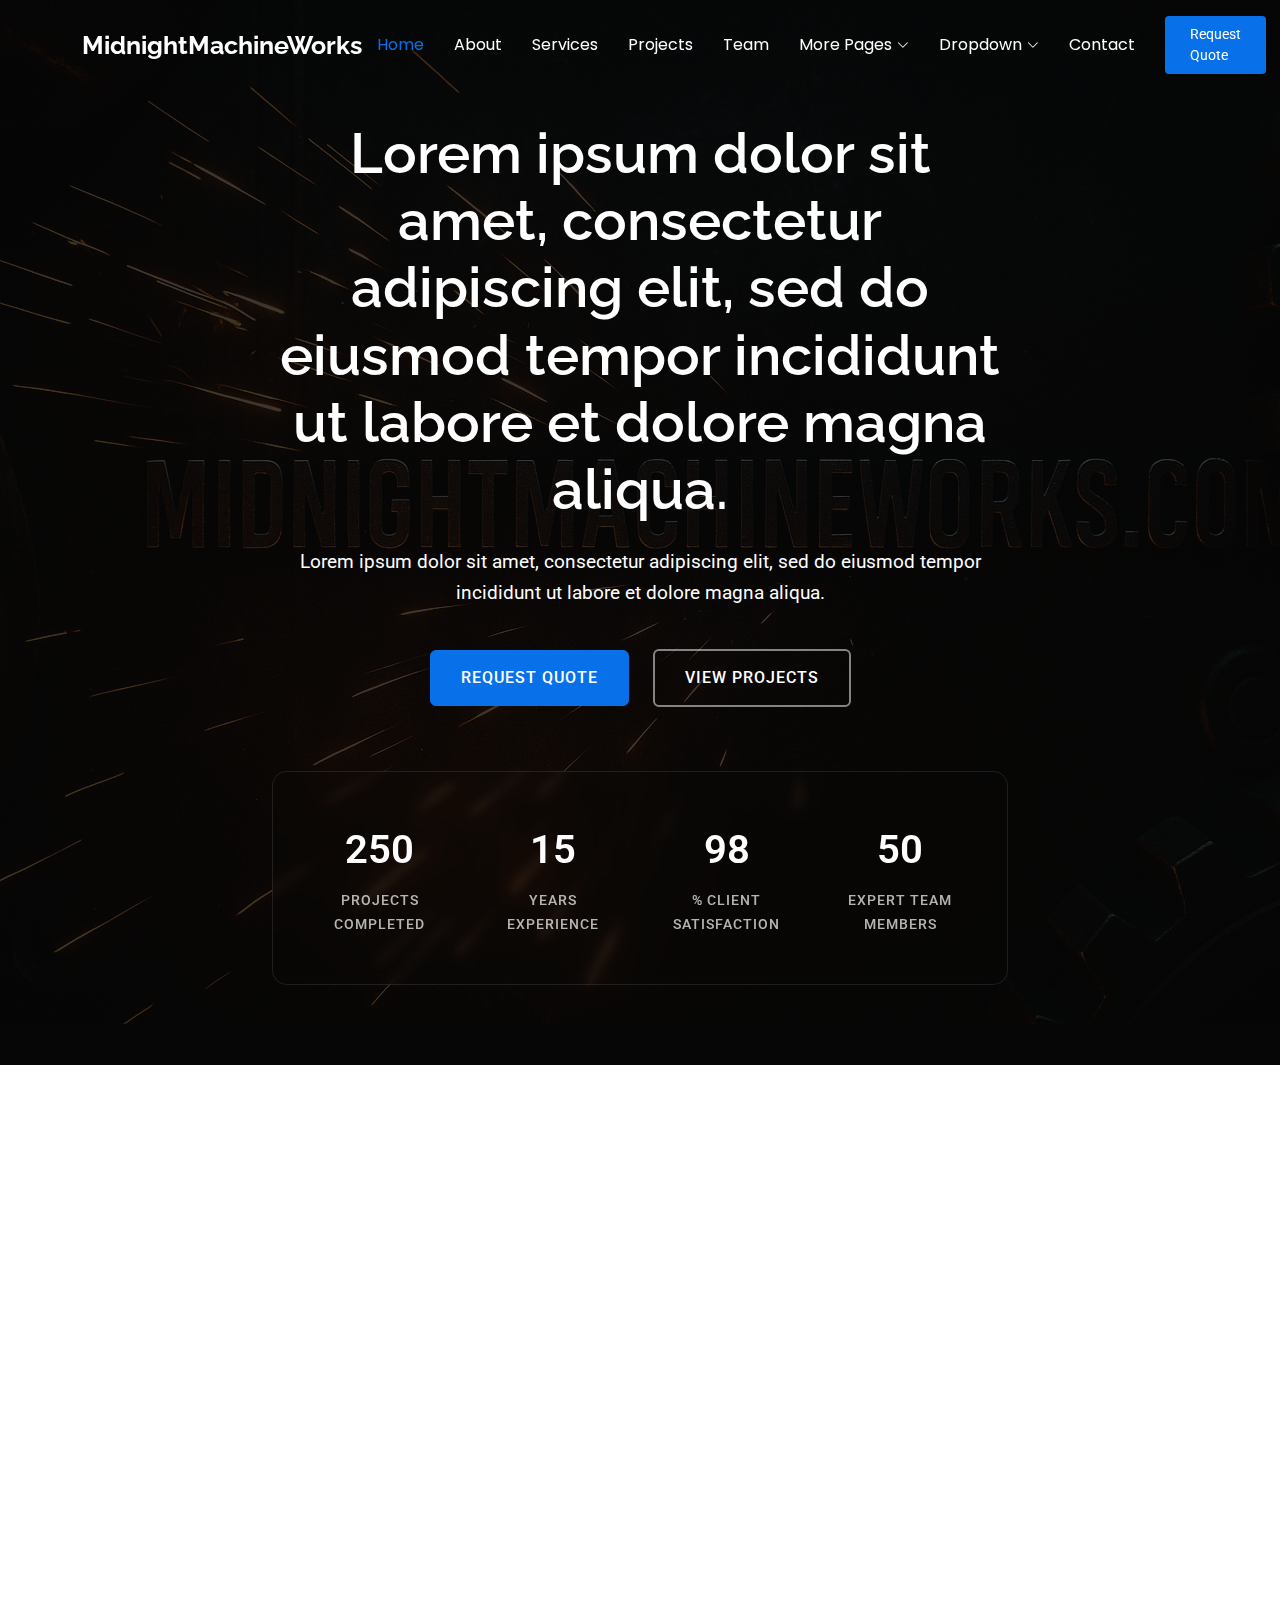
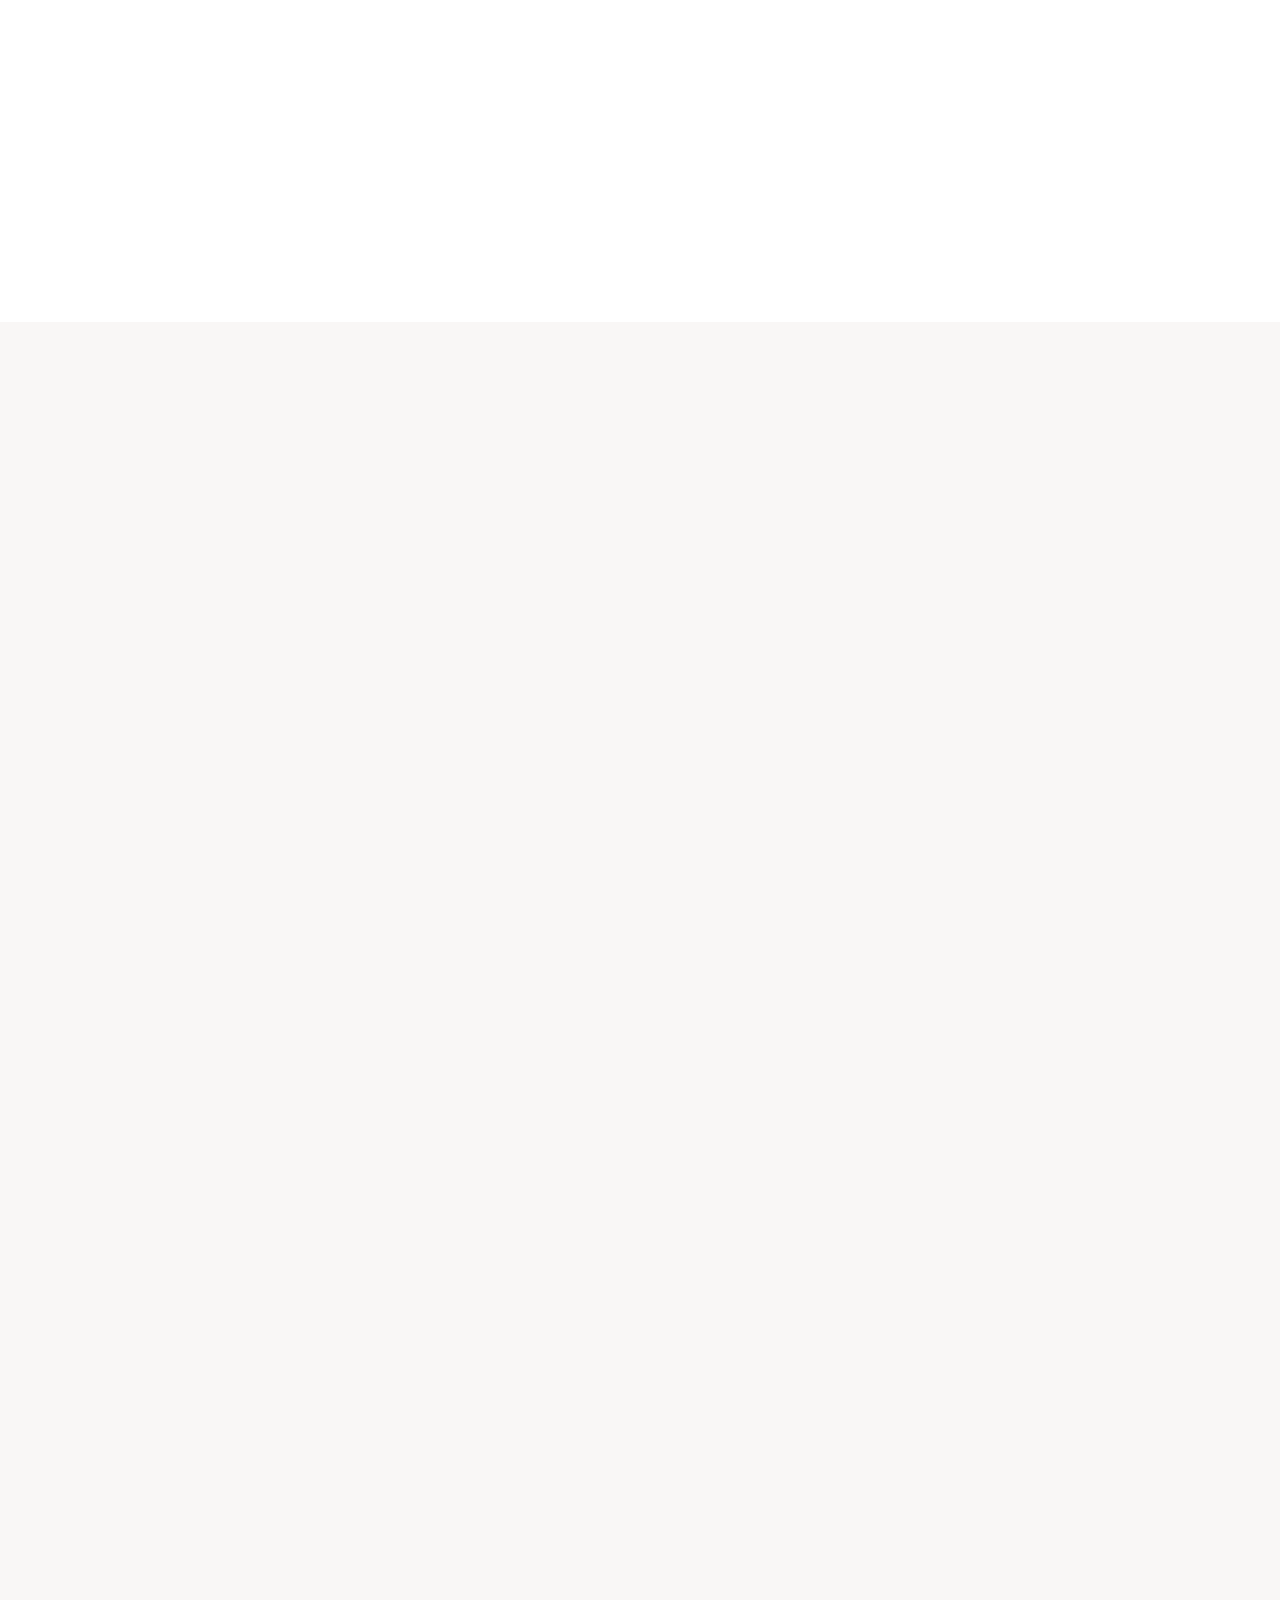
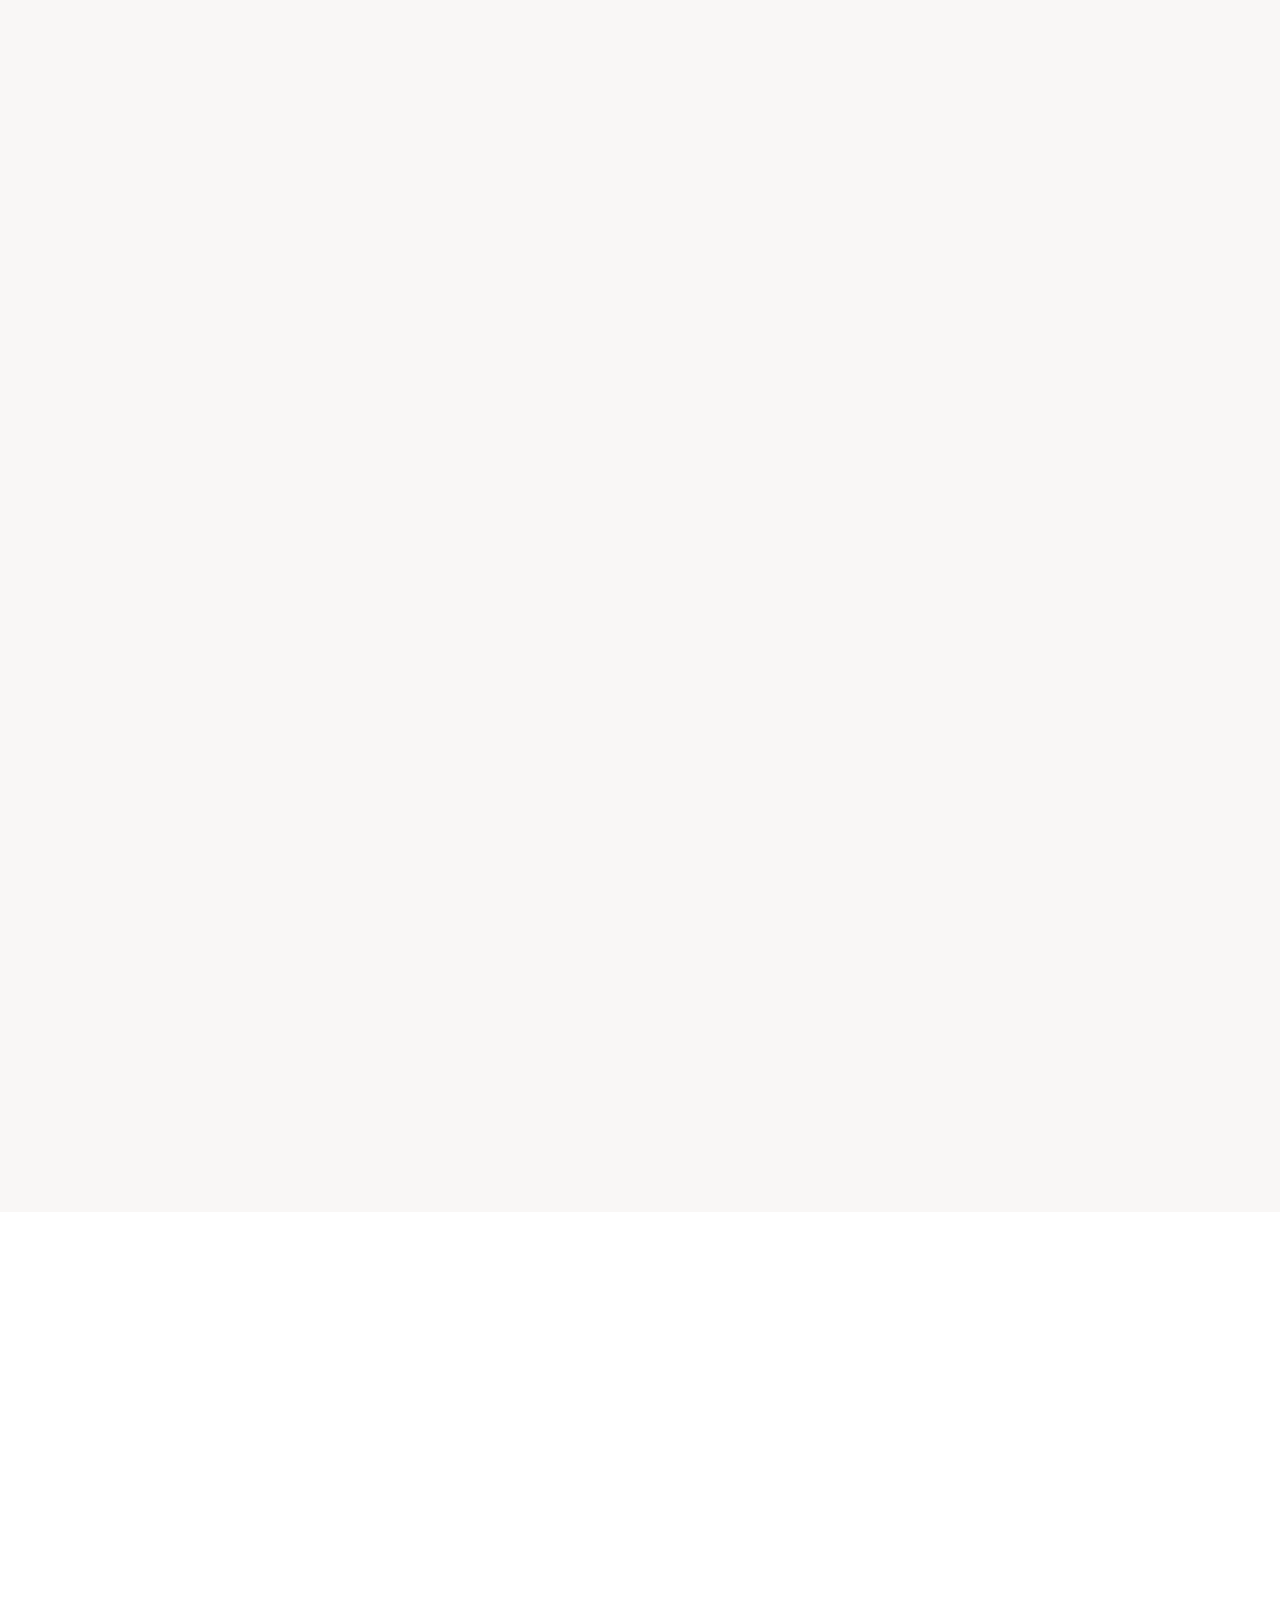
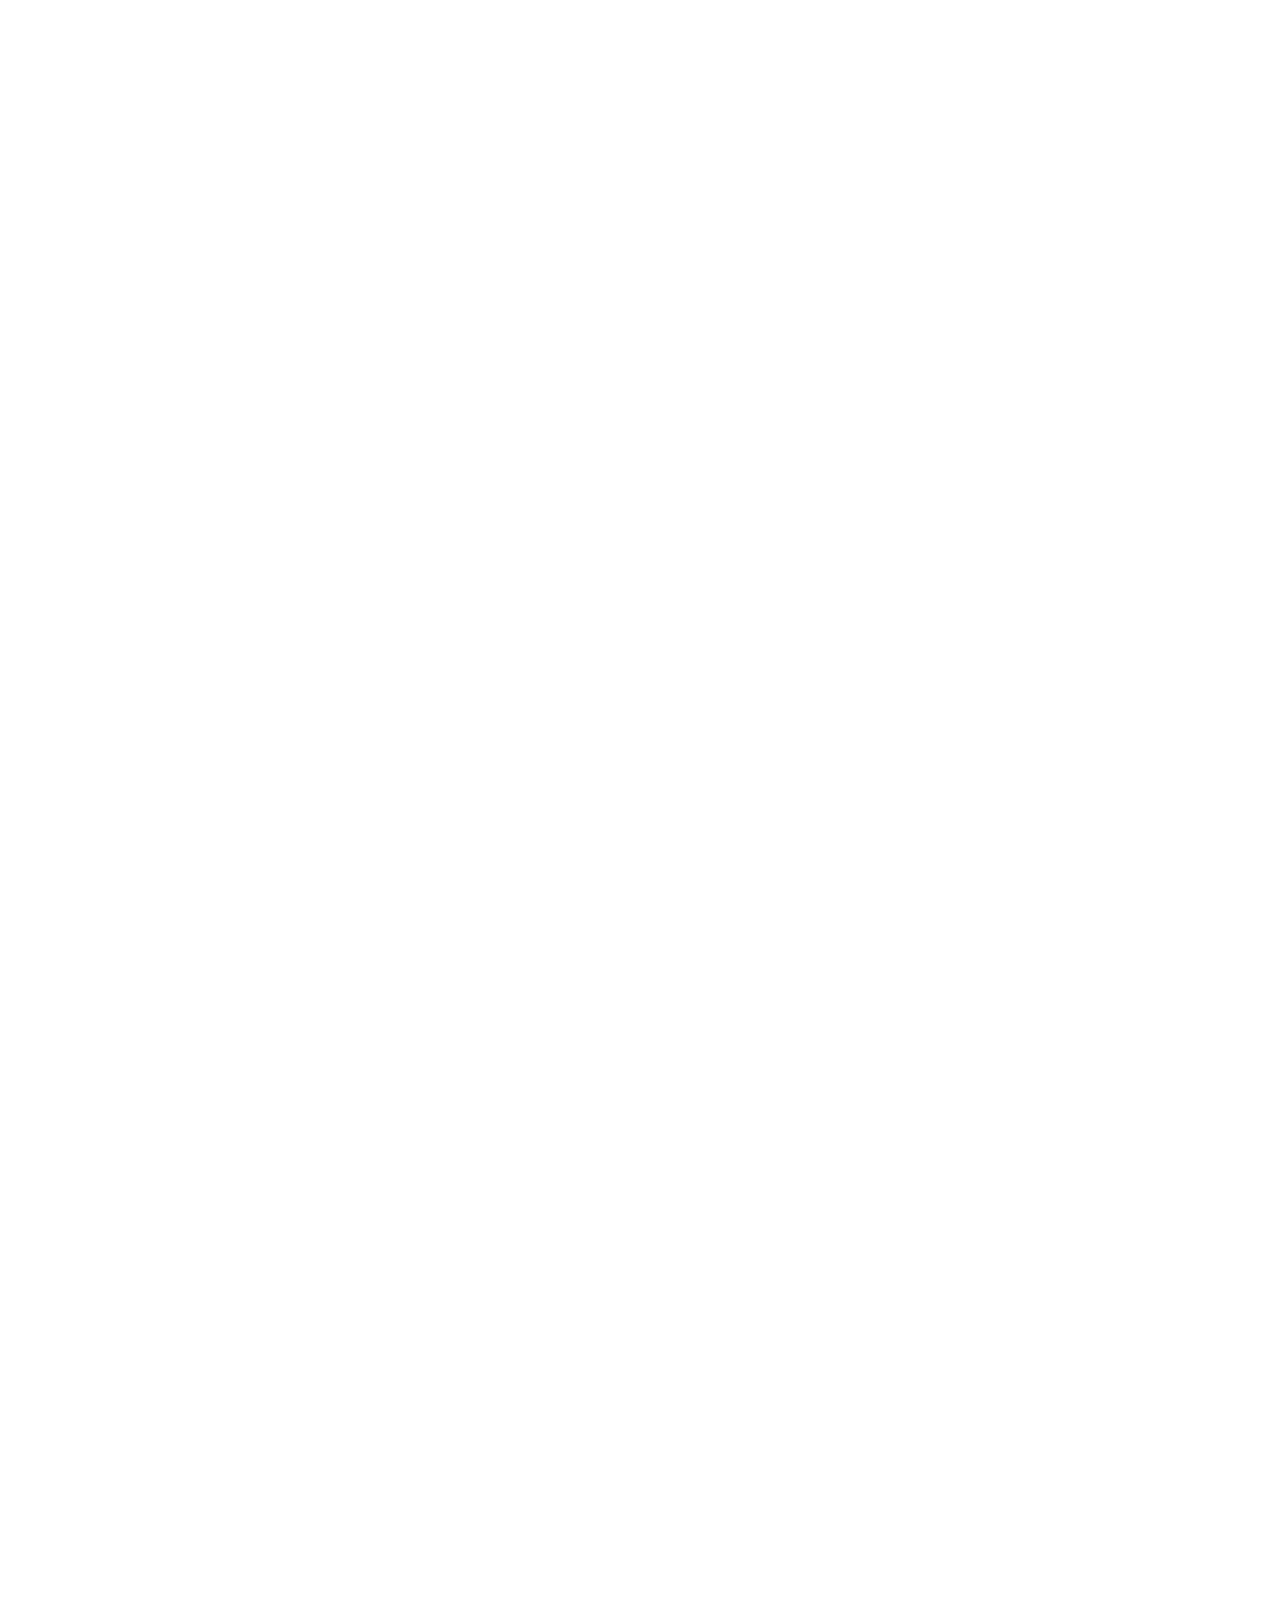
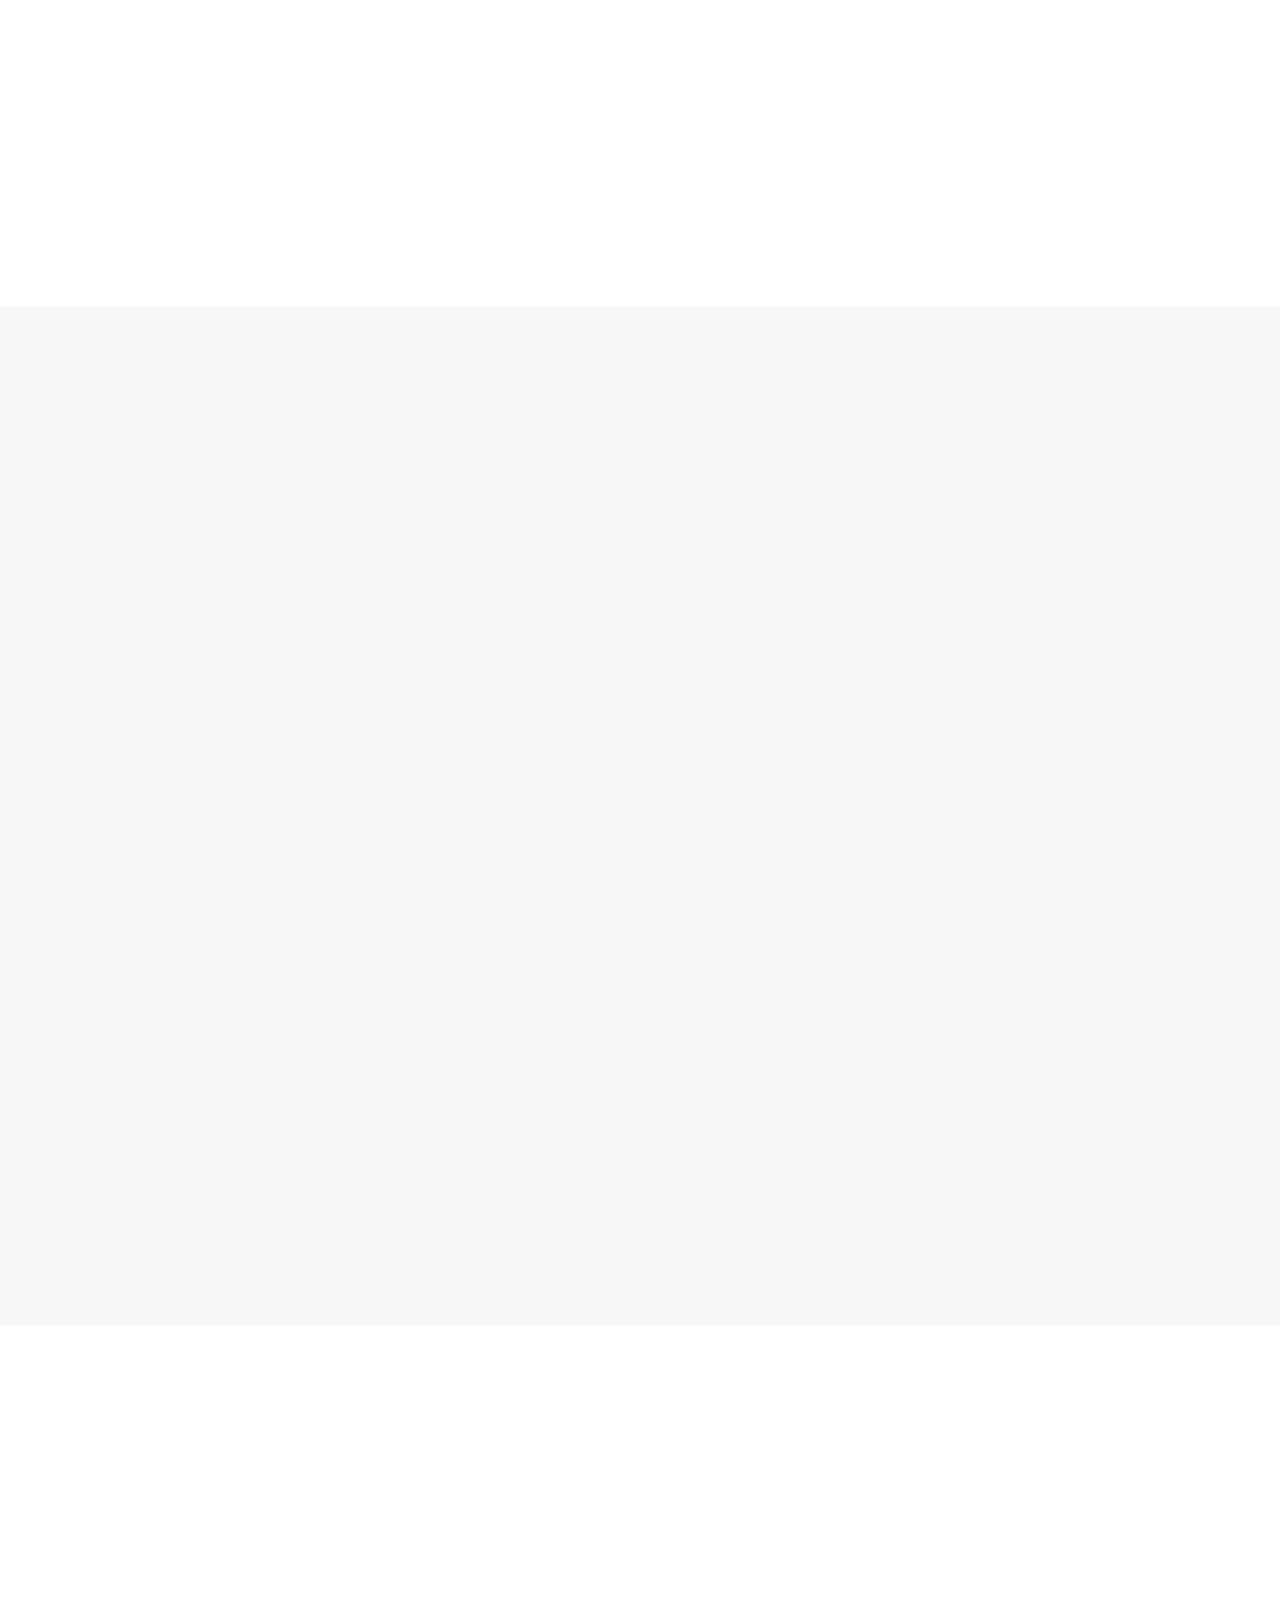
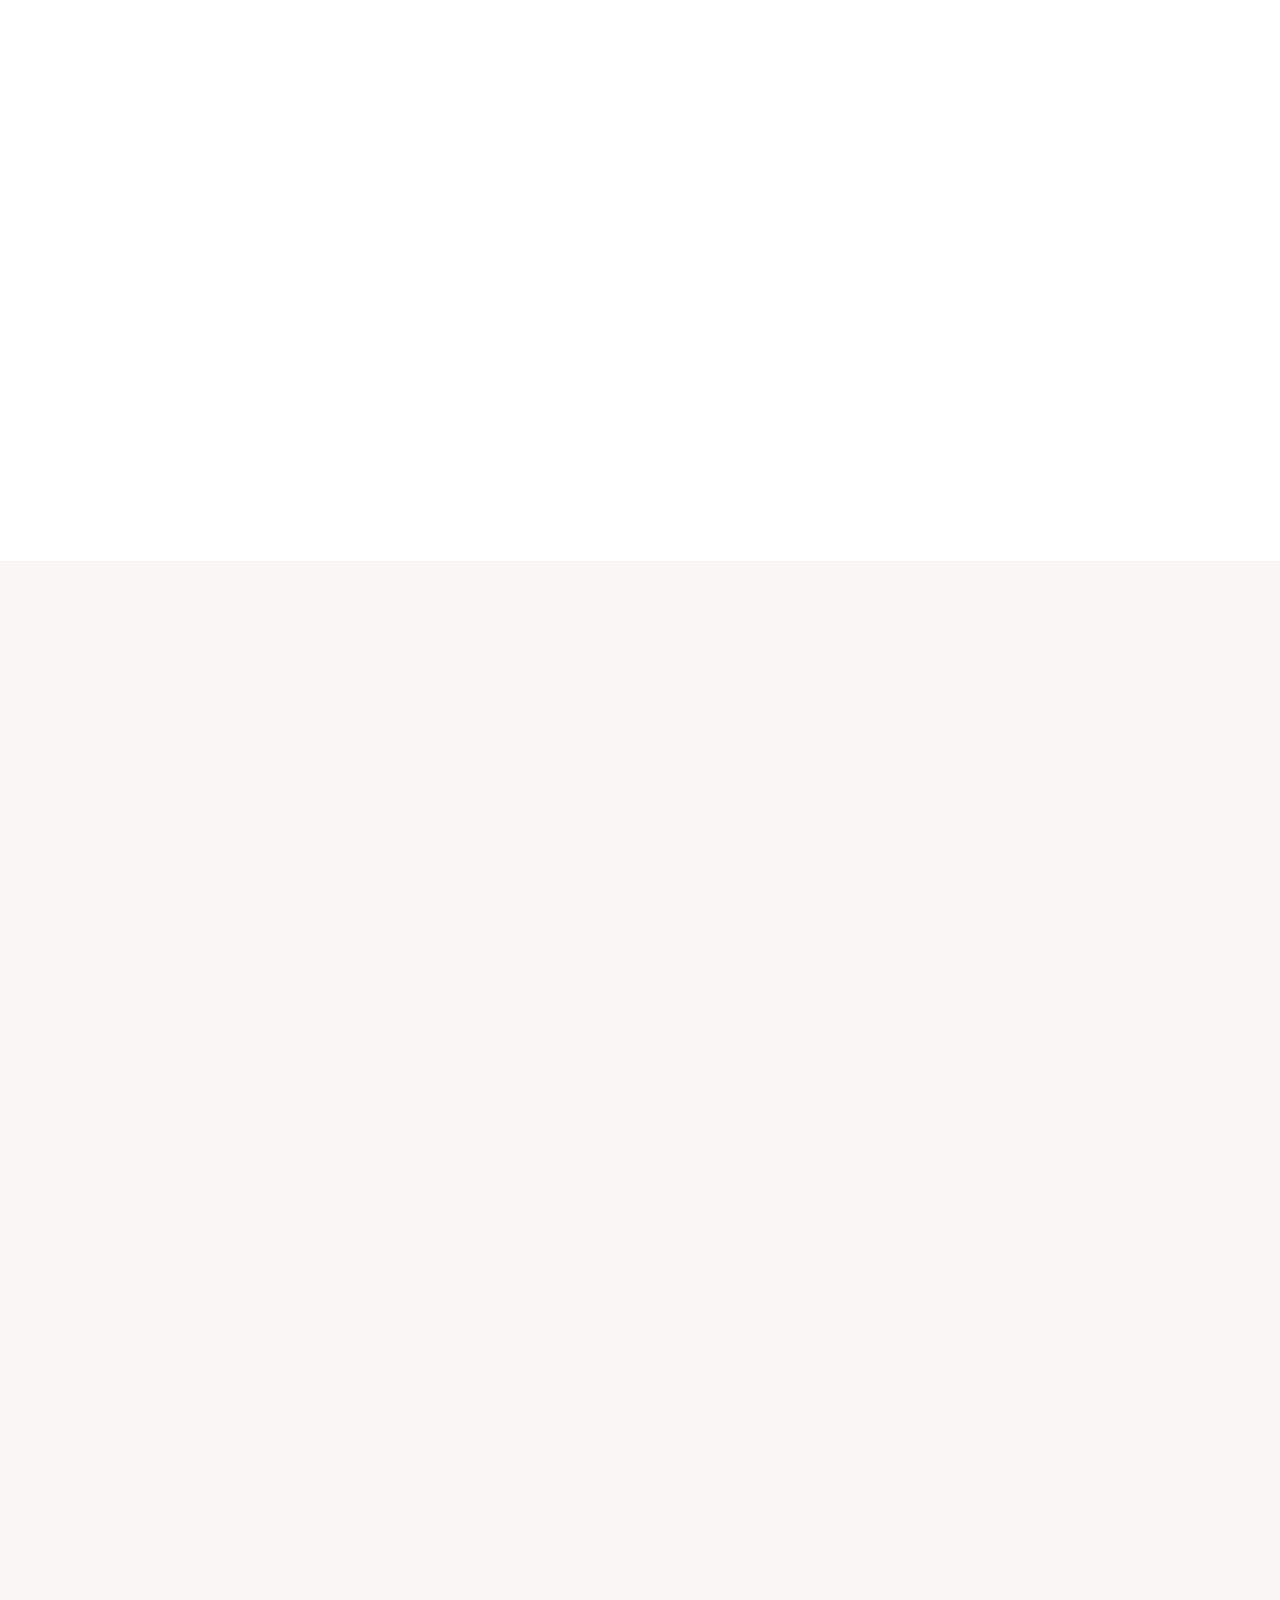
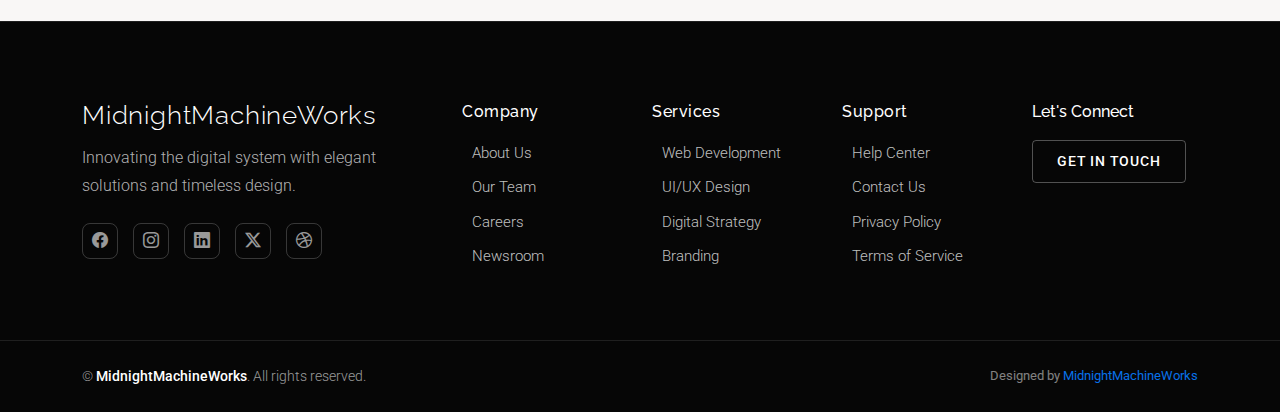
<file: index.html>
<!DOCTYPE html>
<html lang="en">

<head>
  <meta charset="utf-8">
  <meta content="width=device-width, initial-scale=1.0" name="viewport">
  <title>MidnightMachineWorks</title>
  <meta name="description" content="">
  <meta name="keywords" content="">

  <!-- Favicons -->
  <link href="assets/img/favicon.png" rel="icon">
  <link href="assets/img/apple-touch-icon.png" rel="apple-touch-icon">

  <!-- Fonts -->
  <link href="https://fonts.googleapis.com" rel="preconnect">
  <link href="https://fonts.gstatic.com" rel="preconnect" crossorigin>
  <link href="https://fonts.googleapis.com/css2?family=Roboto:ital,wght@0,100;0,300;0,400;0,500;0,700;0,900;1,100;1,300;1,400;1,500;1,700;1,900&family=Poppins:ital,wght@0,100;0,200;0,300;0,400;0,500;0,600;0,700;0,800;0,900;1,100;1,200;1,300;1,400;1,500;1,600;1,700;1,800;1,900&family=Raleway:ital,wght@0,100;0,200;0,300;0,400;0,500;0,600;0,700;0,800;0,900;1,100;1,200;1,300;1,400;1,500;1,600;1,700;1,800;1,900&display=swap" rel="stylesheet">

  <!-- Vendor CSS Files -->
  <link href="assets/vendor/bootstrap/css/bootstrap.min.css" rel="stylesheet">
  <link href="assets/vendor/bootstrap-icons/bootstrap-icons.css" rel="stylesheet">
  <link href="assets/vendor/aos/aos.css" rel="stylesheet">
  <link href="assets/vendor/glightbox/css/glightbox.min.css" rel="stylesheet">
  <link href="assets/vendor/swiper/swiper-bundle.min.css" rel="stylesheet">

  <!-- Main CSS File -->
  <link href="assets/css/main.css" rel="stylesheet">

  <!-- =======================================================
  * Template Name: MidnightMachineWorks
  ======================================================== -->
</head>

<body class="index-page">

  <header id="header" class="header d-flex align-items-center fixed-top">
    <div class="container-fluid container-xl position-relative d-flex align-items-center">

      <a href="index.html" class="logo d-flex align-items-center me-auto">
        <!-- Uncomment the line below if you also wish to use an image logo -->
        <!-- <img src="assets/img/logo.webp" alt=""> -->
        <h1 class="sitename" style="font-size: 25px;">MidnightMachineWorks</h1>
      </a>

      <nav id="navmenu" class="navmenu">
        <ul>
          <li><a href="index.html" class="active">Home</a></li>
          <li><a href="about.html">About</a></li>
          <li><a href="services.html">Services</a></li>
          <li><a href="projects.html">Projects</a></li>
          <li><a href="team.html">Team</a></li>
          <li class="dropdown"><a href="#"><span>More Pages</span> <i class="bi bi-chevron-down toggle-dropdown"></i></a>
            <ul>
              <li><a href="service-details.html">Service Details</a></li>
              <li><a href="project-details.html">Project Details</a></li>
              <li><a href="quote.html">Quote Form</a></li>
              <li><a href="terms.html">Terms</a></li>
              <li><a href="privacy.html">Privacy</a></li>
              <li><a href="404.html">404</a></li>
            </ul>
          </li>
          <li class="dropdown"><a href="#"><span>Dropdown</span> <i class="bi bi-chevron-down toggle-dropdown"></i></a>
            <ul>
              <li><a href="#">Dropdown 1</a></li>
              <li class="dropdown"><a href="#"><span>Another Dropdown</span> <i class="bi bi-chevron-down toggle-dropdown"></i></a>
                <ul>
                  <li><a href="#">Dropdown 1</a></li>
                  <li><a href="#">Dropdown 2</a></li>
                  <li><a href="#">Dropdown 3</a></li>
                  <li><a href="#">Dropdown 4</a></li>
                  <li><a href="#">Dropdown 5</a></li>
                </ul>
              </li>
              <li><a href="#">Dropdown 2</a></li>
              <li><a href="#">Dropdown 3</a></li>
              <li><a href="#">Dropdown 4</a></li>
            </ul>
          </li>
          <li><a href="contact.html">Contact</a></li>
        </ul>
        <i class="mobile-nav-toggle d-xl-none bi bi-list"></i>
      </nav>

      <a class="btn-getstarted d-none d-sm-block" href="quote.html">Request Quote</a>

    </div>
  </header>

  <main class="main">

    <!-- Hero Section -->
    <section id="hero" class="hero section dark-background">

      <div class="hero-video-container">
        <img src="assets/img/construction/Midnight.png" alt="Construction site" class="hero-image">
        <div class="hero-overlay"></div>
      </div>

      <div class="container" data-aos="fade-up" data-aos-delay="100">

        <div class="row justify-content-center text-center">
          <div class="col-lg-8">
            <div class="hero-content">
              <h1 data-aos="fade-up" data-aos-delay="200">Lorem ipsum dolor sit amet, consectetur adipiscing elit, sed do eiusmod tempor incididunt ut labore et dolore magna aliqua.</h1>
              <p data-aos="fade-up" data-aos-delay="300">Lorem ipsum dolor sit amet, consectetur adipiscing elit, sed do eiusmod tempor incididunt ut labore et dolore magna aliqua.</p>

              <div class="hero-actions" data-aos="fade-up" data-aos-delay="400">
                <a href="quote.html" class="btn btn-primary">Request Quote</a>
                <a href="projects.html" class="btn btn-secondary">View Projects</a>
              </div>

              <div class="hero-stats" data-aos="fade-up" data-aos-delay="500">
                <div class="row">
                  <div class="col-lg-3 col-md-6">
                    <div class="stat-item">
                      <span class="stat-number" data-purecounter-start="0" data-purecounter-end="250" data-purecounter-duration="2">250</span>
                      <span class="stat-label">Projects Completed</span>
                    </div>
                  </div>
                  <div class="col-lg-3 col-md-6">
                    <div class="stat-item">
                      <span class="stat-number" data-purecounter-start="0" data-purecounter-end="15" data-purecounter-duration="2">15</span>
                      <span class="stat-label">Years Experience</span>
                    </div>
                  </div>
                  <div class="col-lg-3 col-md-6">
                    <div class="stat-item">
                      <span class="stat-number" data-purecounter-start="0" data-purecounter-end="98" data-purecounter-duration="2">98</span>
                      <span class="stat-label">% Client Satisfaction</span>
                    </div>
                  </div>
                  <div class="col-lg-3 col-md-6">
                    <div class="stat-item">
                      <span class="stat-number" data-purecounter-start="0" data-purecounter-end="50" data-purecounter-duration="2">50</span>
                      <span class="stat-label">Expert Team Members</span>
                    </div>
                  </div>
                </div>
              </div>

            </div>
          </div>
        </div>

      </div>

    </section><!-- /Hero Section -->

    <!-- About Section -->
    <section id="about" class="about section">

      <div class="container" data-aos="fade-up" data-aos-delay="100">

        <div class="row align-items-center">

          <div class="col-lg-6 order-2 order-lg-1" data-aos="fade-right" data-aos-delay="200">
            <div class="content">
              <h2 class="section-heading mb-4">Built on Excellence, Driven by Vision</h2>
              <p class="lead-text mb-4">Lorem ipsum dolor sit amet consectetur adipiscing elit sed eiusmod tempor incididunt labore dolore magna aliqua. Ut enim ad minim veniam quis nostrud exercitation ullamco laboris nisi ut aliquip.</p>
              <p class="description-text mb-5">Duis aute irure dolor in reprehenderit voluptate velit esse cillum dolore eu fugiat nulla pariatur. Excepteur sint occaecat cupidatat non proident sunt in culpa qui officia deserunt mollit anim id est laborum. Sed ut perspiciatis unde omnis iste natus error sit voluptatem accusantium doloremque laudantium totam rem aperiam eaque ipsa quae ab illo inventore veritatis et quasi architecto beatae.</p>

              <div class="stats-grid">
                <div class="stat-item" data-aos="fade-up" data-aos-delay="300">
                  <div class="stat-number">25+</div>
                  <div class="stat-label">Years Experience</div>
                </div>
                <div class="stat-item" data-aos="fade-up" data-aos-delay="350">
                  <div class="stat-number">500+</div>
                  <div class="stat-label">Projects Completed</div>
                </div>
                <div class="stat-item" data-aos="fade-up" data-aos-delay="400">
                  <div class="stat-number">98%</div>
                  <div class="stat-label">Client Satisfaction</div>
                </div>
              </div>

              <div class="cta-section" data-aos="fade-up" data-aos-delay="450">
                <a href="#services" class="cta-link">
                  Explore Our Services
                  <i class="bi bi-arrow-right ms-2"></i>
                </a>
              </div>
            </div>
          </div>

          <div class="col-lg-6 order-1 order-lg-2" data-aos="fade-left" data-aos-delay="200">
            <div class="image-section">
              <div class="main-image">
                <img src="assets/img/construction/Midnight.png" alt="Midnight project showcase" class="img-fluid">
              </div>
              <div class="floating-badge" data-aos="zoom-in" data-aos-delay="500">
                <div class="badge-content">
                  <i class="bi bi-award"></i>
                  <div class="badge-text">
                    <span class="badge-title">Quality Certified</span>
                    <span class="badge-subtitle">Since 2025</span>
                  </div>
                </div>
              </div>
            </div>
          </div>

        </div>

      </div>

    </section><!-- /About Section -->

    <!-- Services Section -->
    <section id="services" class="services section light-background">

      <!-- Section Title -->
      <div class="container section-title" data-aos="fade-up">
        <h2>Services</h2>
        <p>Necessitatibus eius consequatur ex aliquid fuga eum quidem sint consectetur velit</p>
      </div><!-- End Section Title -->

      <div class="container" data-aos="fade-up" data-aos-delay="100">

        <div class="services-grid">

          <div class="service-item" data-aos="fade-up" data-aos-delay="150">
            <div class="service-number">01</div>
            <div class="service-icon">
              <i class="bi bi-buildings"></i>
            </div>
            <h3>Service1</h3>
            <p>Lorem ipsum dolor sit amet, consectetur adipiscing elit.</p>
            <a href="service-details.html" class="service-cta">
              <span>Explore Service</span>
              <i class="bi bi-arrow-right"></i>
            </a>
          </div>

          <div class="service-item" data-aos="fade-up" data-aos-delay="200">
            <div class="service-number">02</div>
            <div class="service-icon">
              <i class="bi bi-house-heart"></i>
            </div>
            <h3>Serrvice2</h3>
            <p>Lorem ipsum dolor sit amet, consectetur adipiscing elit</p>
            <a href="service-details.html" class="service-cta">
              <span>Explore Service</span>
              <i class="bi bi-arrow-right"></i>
            </a>
          </div>

          <div class="service-item featured" data-aos="fade-up" data-aos-delay="250">
            <div class="featured-badge">Premium</div>
            <div class="service-number">03</div>
            <div class="service-icon">
              <i class="bi bi-gear-wide-connected"></i>
            </div>
            <h3>Service3</h3>
            <p>Lorem ipsum dolor sit amet, consectetur adipiscing elit.</p>
            <a href="quote.html" class="service-cta">
              <span>Get Quote</span>
              <i class="bi bi-arrow-right"></i>
            </a>
          </div>

          <div class="service-item" data-aos="fade-up" data-aos-delay="300">
            <div class="service-number">04</div>
            <div class="service-icon">
              <i class="bi bi-clipboard2-check"></i>
            </div>
            <h3>Service4</h3>
            <p>Lorem ipsum dolor sit amet, consectetur adipiscing elit</p>
            <a href="service-details.html" class="service-cta">
              <span>Explore Service</span>
              <i class="bi bi-arrow-right"></i>
            </a>
          </div>

          <div class="service-item" data-aos="fade-up" data-aos-delay="350">
            <div class="service-number">05</div>
            <div class="service-icon">
              <i class="bi bi-tools"></i>
            </div>
            <h3>Service5</h3>
            <p>Lorem ipsum dolor sit amet, consectetur adipiscing elit</p>
            <a href="service-details.html" class="service-cta">
              <span>Explore Service</span>
              <i class="bi bi-arrow-right"></i>
            </a>
          </div>

          <div class="service-item" data-aos="fade-up" data-aos-delay="400">
            <div class="service-number">06</div>
            <div class="service-icon">
              <i class="bi bi-arrows-fullscreen"></i>
            </div>
            <h3>Service6</h3>
            <p>Lorem ipsum dolor sit amet, consectetur adipiscing elit.</p>
            <a href="service-details.html" class="service-cta">
              <span>Explore Service</span>
              <i class="bi bi-arrow-right"></i>
            </a>
          </div>

        </div>

      </div>

    </section><!-- /Services Section -->

    <!-- Services Alt Section -->
    <section id="services-alt" class="services-alt section light-background">

      <div class="container" data-aos="fade-up" data-aos-delay="100">

        <div class="row g-5">

          <div class="col-lg-6" data-aos="fade-up" data-aos-delay="200">
            <div class="service-item">
              <div class="service-visual">
                <img src="assets/img/construction/project-3.webp" alt="General Contracting" class="img-fluid">
              </div>
              <div class="service-content">
                <h3>Explain1</h3>
                <p>FLorem ipsum dolor sit amet, consectetur adipiscing elit.</p>
                <a href="#" class="service-link">
                  <span>Learn More</span>
                  <i class="bi bi-arrow-right"></i>
                </a>
              </div>
            </div>
          </div><!-- End Service Item 1 -->

          <div class="col-lg-6" data-aos="fade-up" data-aos-delay="250">
            <div class="service-item">
              <div class="service-visual">
                <img src="assets/img/construction/project-7.webp" alt="Residential Renovation" class="img-fluid">
              </div>
              <div class="service-content">
                <h3>Explain2</h3>
                <p>Lorem ipsum dolor sit amet, consectetur adipiscing elit</p>
                <a href="#" class="service-link">
                  <span>Learn More</span>
                  <i class="bi bi-arrow-right"></i>
                </a>
              </div>
            </div>
          </div><!-- End Service Item 2 -->

          <div class="col-lg-6" data-aos="fade-up" data-aos-delay="300">
            <div class="service-item">
              <div class="service-visual">
                <img src="assets/img/construction/project-11.webp" alt="Commercial Construction" class="img-fluid">
              </div>
              <div class="service-content">
                <h3>Explain3</h3>
                <p>Lorem ipsum dolor sit amet, consectetur adipiscing elit</p>
                <a href="#" class="service-link">
                  <span>Learn More</span>
                  <i class="bi bi-arrow-right"></i>
                </a>
              </div>
            </div>
          </div><!-- End Service Item 3 -->

          <div class="col-lg-6" data-aos="fade-up" data-aos-delay="350">
            <div class="service-item">
              <div class="service-visual">
                <img src="assets/img/construction/project-5.webp" alt="Project Management" class="img-fluid">
              </div>
              <div class="service-content">
                <h3>Explain4</h3>
                <p>Lorem ipsum dolor sit amet, consectetur adipiscing elit.</p>
                <a href="#" class="service-link">
                  <span>Learn More</span>
                  <i class="bi bi-arrow-right"></i>
                </a>
              </div>
            </div>
          </div><!-- End Service Item 4 -->

        </div>

        <div class="row mt-5" data-aos="fade-up" data-aos-delay="400">
          <div class="col-lg-12 text-center">
            <div class="cta-section">
              <h4>Ready to start your next project?</h4>
              <p>Get in touch with our team to discuss your construction needs and receive a personalized quote for your project.</p>
              <a href="quote.html" class="btn-primary">
                <span>Get Free Quote</span>
                <i class="bi bi-arrow-right"></i>
              </a>
            </div>
          </div>
        </div>

      </div>

    </section><!-- /Services Alt Section -->

    <!-- Projects Section -->
    <section id="projects" class="projects section">

      <!-- Section Title -->
      <div class="container section-title" data-aos="fade-up">
        <h2>Projects</h2>
        <p>Necessitatibus eius consequatur ex aliquid fuga eum quidem sint consectetur velit</p>
      </div><!-- End Section Title -->

      <div class="container" data-aos="fade-up" data-aos-delay="100">

        <div class="row gy-4">

          <div class="col-lg-4 col-md-6" data-aos="fade-up" data-aos-delay="100">
            <div class="project-card">
              <div class="project-image">
                <img src="assets/img/construction/project-3.webp" alt="Project" class="img-fluid">
                <div class="project-overlay">
                  <div class="project-status completed">Completed</div>
                  <div class="project-actions">
                    <a href="project-details.html" class="btn-project">View Details</a>
                  </div>
                </div>
              </div>
              <div class="project-info">
                <div class="project-category">Industrial</div>
                <h4 class="project-title">P1</h4>
                <p class="project-description">Lorem ipsum dolor sit amet, consectetur adipiscing elit</p>
                <div class="project-meta">
                  <span class="location"><i class="bi bi-geo-alt"></i> Chicago, IL</span>
                  <span class="timeline"><i class="bi bi-calendar"></i> 18 Months</span>
                </div>
              </div>
            </div>
          </div><!-- End Project Item -->

          <div class="col-lg-4 col-md-6" data-aos="fade-up" data-aos-delay="200">
            <div class="project-card">
              <div class="project-image">
                <img src="assets/img/construction/project-7.webp" alt="Project" class="img-fluid">
                <div class="project-overlay">
                  <div class="project-status in-progress">In Progress</div>
                  <div class="project-actions">
                    <a href="project-details.html" class="btn-project">View Details</a>
                  </div>
                </div>
              </div>
              <div class="project-info">
                <div class="project-category">Private</div>
                <h4 class="project-title">P2</h4>
                <p class="project-description">Lorem ipsum dolor sit amet, consectetur adipiscing elit.</p>
                <div class="project-meta">
                  <span class="location"><i class="bi bi-geo-alt"></i> Miami, FL</span>
                  <span class="timeline"><i class="bi bi-calendar"></i> 12 Months</span>
                </div>
              </div>
            </div>
          </div><!-- End Project Item -->

          <div class="col-lg-4 col-md-6" data-aos="fade-up" data-aos-delay="300">
            <div class="project-card">
              <div class="project-image">
                <img src="assets/img/construction/project-11.webp" alt="Project" class="img-fluid">
                <div class="project-overlay">
                  <div class="project-status completed">Completed</div>
                  <div class="project-actions">
                    <a href="project-details.html" class="btn-project">View Details</a>
                  </div>
                </div>
              </div>
              <div class="project-info">
                <div class="project-category">Industrial</div>
                <h4 class="project-title">P3</h4>
                <p class="project-description">Lorem ipsum dolor sit amet, consectetur adipiscing elit</p>
                <div class="project-meta">
                  <span class="location"><i class="bi bi-geo-alt"></i> Detroit, MI</span>
                  <span class="timeline"><i class="bi bi-calendar"></i> 24 Months</span>
                </div>
              </div>
            </div>
          </div><!-- End Project Item -->

          <div class="col-lg-4 col-md-6" data-aos="fade-up" data-aos-delay="100">
            <div class="project-card">
              <div class="project-image">
                <img src="assets/img/construction/project-1.webp" alt="Project" class="img-fluid">
                <div class="project-overlay">
                  <div class="project-status completed">Completed</div>
                  <div class="project-actions">
                    <a href="project-details.html" class="btn-project">View Details</a>
                  </div>
                </div>
              </div>
              <div class="project-info">
                <div class="project-category">Healthcare</div>
                <h4 class="project-title">P4</h4>
                <p class="project-description">Lorem ipsum dolor sit amet, consectetur adipiscing elit</p>
                <div class="project-meta">
                  <span class="location"><i class="bi bi-geo-alt"></i> Phoenix, AZ</span>
                  <span class="timeline"><i class="bi bi-calendar"></i> 30 Months</span>
                </div>
              </div>
            </div>
          </div><!-- End Project Item -->

          <div class="col-lg-4 col-md-6" data-aos="fade-up" data-aos-delay="200">
            <div class="project-card">
              <div class="project-image">
                <img src="assets/img/construction/project-9.webp" alt="Project" class="img-fluid">
                <div class="project-overlay">
                  <div class="project-status planning">Planning</div>
                  <div class="project-actions">
                    <a href="project-details.html" class="btn-project">View Details</a>
                  </div>
                </div>
              </div>
              <div class="project-info">
                <div class="project-category">Private</div>
                <h4 class="project-title">P5</h4>
                <p class="project-description">Lorem ipsum dolor sit amet, consectetur adipiscing elit</p>
                <div class="project-meta">
                  <span class="location"><i class="bi bi-geo-alt"></i> Austin, TX</span>
                  <span class="timeline"><i class="bi bi-calendar"></i> 36 Months</span>
                </div>
              </div>
            </div>
          </div><!-- End Project Item -->

          <div class="col-lg-4 col-md-6" data-aos="fade-up" data-aos-delay="300">
            <div class="project-card">
              <div class="project-image">
                <img src="assets/img/construction/project-5.webp" alt="Project" class="img-fluid">
                <div class="project-overlay">
                  <div class="project-status completed">Completed</div>
                  <div class="project-actions">
                    <a href="project-details.html" class="btn-project">View Details</a>
                  </div>
                </div>
              </div>
              <div class="project-info">
                <div class="project-category">Industrial</div>
                <h4 class="project-title">P6</h4>
                <p class="project-description">Lorem ipsum dolor sit amet, consectetur adipiscing elit</p>
                <div class="project-meta">
                  <span class="location"><i class="bi bi-geo-alt"></i> Seattle, WA</span>
                  <span class="timeline"><i class="bi bi-calendar"></i> 20 Months</span>
                </div>
              </div>
            </div>
          </div><!-- End Project Item -->

        </div>

      </div>

    </section><!-- /Projects Section -->

    <!-- Testimonials Section -->
    <section id="testimonials" class="testimonials section">

      <!-- Section Title -->
      <div class="container section-title" data-aos="fade-up">
        <h2>Testimonials</h2>
        <p>Necessitatibus eius consequatur ex aliquid fuga eum quidem sint consectetur velit</p>
      </div><!-- End Section Title -->

      <div class="container">

        <div class="testimonial-masonry">

          <div class="testimonial-item" data-aos="fade-up">
            <div class="testimonial-content">
              <div class="quote-pattern">
                <i class="bi bi-quote"></i>
              </div>
              <p>Implementing innovative strategies has revolutionized our approach to market challenges and competitive positioning.</p>
              <div class="client-info">
                <div class="client-image">
                  <img src="assets/img/person/person-f-7.webp" alt="Client">
                </div>
                <div class="client-details">
                  <h3>Shervin Sharifi</h3>
                  <span class="position">Strategy Director</span>
                </div>
              </div>
            </div>
          </div>

          <div class="testimonial-item highlight" data-aos="fade-up" data-aos-delay="100">
            <div class="testimonial-content">
              <div class="quote-pattern">
                <i class="bi bi-quote"></i>
              </div>
              <p>Exceptional service delivery and innovative solutions have transformed our business operations, leading to remarkable growth and enhanced customer satisfaction across all touchpoints.</p>
              <div class="client-info">
                <div class="client-image">
                  <img src="assets/img/person/person-m-7.webp" alt="Client">
                </div>
                <div class="client-details">
                  <h3>Shervin Sharifi</h3>
                  <span class="position">Chief Innovation Officer</span>
                </div>
              </div>
            </div>
          </div>

          <div class="testimonial-item" data-aos="fade-up" data-aos-delay="200">
            <div class="testimonial-content">
              <div class="quote-pattern">
                <i class="bi bi-quote"></i>
              </div>
              <p>Strategic partnership has enabled seamless digital transformation and operational excellence.</p>
              <div class="client-info">
                <div class="client-image">
                  <img src="assets/img/person/person-f-8.webp" alt="Client">
                </div>
                <div class="client-details">
                  <h3>Shervin Sharifi</h3>
                  <span class="position">Digital Lead</span>
                </div>
              </div>
            </div>
          </div>

          <div class="testimonial-item" data-aos="fade-up" data-aos-delay="300">
            <div class="testimonial-content">
              <div class="quote-pattern">
                <i class="bi bi-quote"></i>
              </div>
              <p>Professional expertise and dedication have significantly improved our project delivery timelines and quality metrics.</p>
              <div class="client-info">
                <div class="client-image">
                  <img src="assets/img/person/person-m-8.webp" alt="Client">
                </div>
                <div class="client-details">
                  <h3>Shervin Sharifi</h3>
                  <span class="position">Technical Director</span>
                </div>
              </div>
            </div>
          </div>

          <div class="testimonial-item highlight" data-aos="fade-up" data-aos-delay="400">
            <div class="testimonial-content">
              <div class="quote-pattern">
                <i class="bi bi-quote"></i>
              </div>
              <p>Collaborative approach and industry expertise have revolutionized our product development cycle, resulting in faster time-to-market and increased customer engagement levels.</p>
              <div class="client-info">
                <div class="client-image">
                  <img src="assets/img/person/person-f-9.webp" alt="Client">
                </div>
                <div class="client-details">
                  <h3>Shervin Sharifi</h3>
                  <span class="position">Product Manager</span>
                </div>
              </div>
            </div>
          </div>

          <div class="testimonial-item" data-aos="fade-up" data-aos-delay="500">
            <div class="testimonial-content">
              <div class="quote-pattern">
                <i class="bi bi-quote"></i>
              </div>
              <p>Innovative approach to user experience design has significantly enhanced our platform's engagement metrics and customer retention rates.</p>
              <div class="client-info">
                <div class="client-image">
                  <img src="assets/img/person/person-m-13.webp" alt="Client">
                </div>
                <div class="client-details">
                  <h3>Shervin Sharifi</h3>
                  <span class="position">UX Director</span>
                </div>
              </div>
            </div>
          </div>

        </div>

      </div>

    </section><!-- /Testimonials Section -->

    <!-- Certifications Section -->
    <section id="certifications" class="certifications section light-background">

      <!-- Section Title -->
      <div class="container section-title" data-aos="fade-up">
        <h2>Certified &amp; Trusted</h2>
        <p>Necessitatibus eius consequatur ex aliquid fuga eum quidem sint consectetur velit</p>
      </div><!-- End Section Title -->

      <div class="container" data-aos="fade-up" data-aos-delay="100">

        <div class="row gy-5 mt-4">

          <div class="col-lg-3 col-md-6" data-aos="zoom-in" data-aos-delay="100">
            <div class="certification-item">
              <div class="certification-badge">
                <img src="assets/img/construction/badge-1.webp" alt="ISO 9001 Certification" class="img-fluid">
              </div>
              <h4>ISO 9001</h4>
              <p>Quality Management System certification ensuring consistent service delivery and continuous improvement processes.</p>
            </div>
          </div>

          <div class="col-lg-3 col-md-6" data-aos="zoom-in" data-aos-delay="200">
            <div class="certification-item">
              <div class="certification-badge">
                <img src="assets/img/construction/badge-2.webp" alt="OSHA Safety Certification" class="img-fluid">
              </div>
              <h4>OSHA Certified</h4>
              <p>Lorem ipsum dolor sit amet, consectetur adipiscing elit.</p>
            </div>
          </div>

          <div class="col-lg-3 col-md-6" data-aos="zoom-in" data-aos-delay="300">
            <div class="certification-item">
              <div class="certification-badge">
                <img src="assets/img/construction/badge-3.webp" alt="Licensed Contractor" class="img-fluid">
              </div>
              <h4>Licensed &amp; Insured</h4>
              <p>Lorem ipsum dolor sit amet, consectetur adipiscing elit.</p>
            </div>
          </div>

          <div class="col-lg-3 col-md-6" data-aos="zoom-in" data-aos-delay="400">
            <div class="certification-item">
              <div class="certification-badge">
                <img src="assets/img/construction/badge-4.webp" alt="Environmental Certification" class="img-fluid">
              </div>
              <h4>Green</h4>
              <p>Lorem ipsum dolor sit amet, consectetur adipiscing elit.</p>
            </div>
          </div>

        </div>

        <div class="row mt-5" data-aos="fade-up" data-aos-delay="500">
          <div class="col-12">
            <div class="certification-stats">
              <div class="row text-center">
                <div class="col-lg-3 col-md-6 mb-4">
                  <div class="stat-item">
                    <h3>25+</h3>
                    <p>Years Licensed</p>
                  </div>
                </div>
                <div class="col-lg-3 col-md-6 mb-4">
                  <div class="stat-item">
                    <h3>500+</h3>
                    <p>Completed Projects</p>
                  </div>
                </div>
                <div class="col-lg-3 col-md-6 mb-4">
                  <div class="stat-item">
                    <h3>12</h3>
                    <p>Industry Awards</p>
                  </div>
                </div>
                <div class="col-lg-3 col-md-6 mb-4">
                  <div class="stat-item">
                    <h3>100%</h3>
                    <p>Safety Record</p>
                  </div>
                </div>
              </div>
            </div>
          </div>
        </div>

      </div>

    </section><!-- /Certifications Section -->

    <!-- Team Section -->
    <section id="team" class="team section">

      <!-- Section Title -->
      <div class="container section-title" data-aos="fade-up">
        <h2>Team</h2>
        <p>Necessitatibus eius consequatur ex aliquid fuga eum quidem sint consectetur velit</p>
      </div><!-- End Section Title -->

      <div class="container" data-aos="fade-up" data-aos-delay="100">

        <div class="row gy-5">

          <div class="col-lg-4 col-md-6">
            <div class="team-member" data-aos="fade-up" data-aos-delay="200">
              <div class="member-img">
                <img src="assets/img/construction/team-1.webp" class="img-fluid" alt="">
              </div>
              <div class="member-info">
                <h4>James Achard</h4>
                <span>Founder</span>
                <p>Pellentesque habitant morbi tristique senectus et netus et malesuada fames ac turpis egestas.</p>
                <div class="social">
                  <a href=""><i class="bi bi-twitter-x"></i></a>
                  <a href=""><i class="bi bi-linkedin"></i></a>
                  <a href=""><i class="bi bi-envelope"></i></a>
                </div>
              </div>
            </div>
          </div><!-- End Team Member -->

          <div class="col-lg-4 col-md-6">
            <div class="team-member" data-aos="fade-up" data-aos-delay="300">
              <div class="member-img">
                <img src="assets/img/construction/team-3.webp" class="img-fluid" alt="">
              </div>
              <div class="member-info">
                <h4>Shervin Sharifi</h4>
                <span>Business Partner</span>
                <p>Vivamus in diam turpis. In condimentum maximus tristique. Maecenas non laoreet odio.</p>
                <div class="social">
                  <a href=""><i class="bi bi-twitter-x"></i></a>
                  <a href=""><i class="bi bi-linkedin"></i></a>
                  <a href=""><i class="bi bi-instagram"></i></a>
                </div>
              </div>
            </div>
          </div><!-- End Team Member -->

          <div class="col-lg-4 col-md-6">
            <div class="team-member" data-aos="fade-up" data-aos-delay="400">
              <div class="member-img">
                <img src="assets/img/construction/team-5.webp" class="img-fluid" alt="">
              </div>
              <div class="member-info">
                <h4>Ben Rahimi</h4>
                <span>Business Partner</span>
                <p>Sed ut perspiciatis unde omnis iste natus error sit voluptatem accusantium doloremque.</p>
                <div class="social">
                  <a href=""><i class="bi bi-twitter-x"></i></a>
                  <a href=""><i class="bi bi-linkedin"></i></a>
                  <a href=""><i class="bi bi-envelope"></i></a>
                </div>
              </div>
            </div>
          </div><!-- End Team Member -->

          <!--
          <div class="col-lg-4 col-md-6">
            <div class="team-member" data-aos="fade-up" data-aos-delay="200">
              <div class="member-img">
                <img src="assets/img/construction/team-7.webp" class="img-fluid" alt="">
              </div>
              <div class="member-info">
                <h4>Shervin Sharifi</h4>
                <span>Quality Control Inspector</span>
                <p>At vero eos et accusamus et iusto odio dignissimos ducimus qui blanditiis praesentium.</p>
                <div class="social">
                  <a href=""><i class="bi bi-twitter-x"></i></a>
                  <a href=""><i class="bi bi-linkedin"></i></a>
                  <a href=""><i class="bi bi-instagram"></i></a>
                </div>
              </div>
            </div>
          </div> End Team Member -->

          <!--
          <div class="col-lg-4 col-md-6">
            <div class="team-member" data-aos="fade-up" data-aos-delay="300">
              <div class="member-img">
                <img src="assets/img/construction/team-9.webp" class="img-fluid" alt="">
              </div>
              <div class="member-info">
                <h4>Shervin Sharifi</h4>
                <span>Lead Foreman</span>
                <p>Excepteur sint occaecat cupidatat non proident, sunt in culpa qui officia deserunt mollit.</p>
                <div class="social">
                  <a href=""><i class="bi bi-linkedin"></i></a>
                  <a href=""><i class="bi bi-envelope"></i></a>
                  <a href=""><i class="bi bi-facebook"></i></a>
                </div>
              </div>
            </div>
          </div> End Team Member -->

          <!--
          <div class="col-lg-4 col-md-6">
            <div class="team-member" data-aos="fade-up" data-aos-delay="400">
              <div class="member-img">
                <img src="assets/img/construction/team-2.webp" class="img-fluid" alt="">
              </div>
              <div class="member-info">
                <h4>Shervin Sharifi</h4>
                <span>Architect</span>
                <p>Lorem ipsum dolor sit amet, consectetur adipiscing elit, sed do eiusmod tempor incididunt.</p>
                <div class="social">
                  <a href=""><i class="bi bi-twitter-x"></i></a>
                  <a href=""><i class="bi bi-linkedin"></i></a>
                  <a href=""><i class="bi bi-envelope"></i></a>
                </div>
              </div>
            </div>
          </div> End Team Member -->

        </div>

      </div>

    </section><!-- /Team Section -->

    <!-- Call To Action Section -->
    <section id="call-to-action" class="call-to-action section light-background">

      <div class="container" data-aos="fade-up" data-aos-delay="100">

        <div class="row justify-content-center">

          <div class="col-lg-10">
            <div class="cta-header text-center" data-aos="fade-up" data-aos-delay="200">
              <h2>Transform Your Vision Into Reality</h2>
              <p>Vestibulum ante ipsum primis in faucibus orci luctus et ultrices posuere cubilia curae. Mauris viverra veniam sit amet lacus cursus venenatis. Our dedicated construction team delivers excellence through innovation and craftsmanship.</p>
            </div>
          </div>

        </div>

        <div class="cta-main" data-aos="fade-up" data-aos-delay="300">
          <div class="row align-items-center g-5">

            <div class="col-lg-6">
              <div class="achievements-grid">
                <div class="achievement-item" data-aos="zoom-in" data-aos-delay="400">
                  <div class="achievement-icon">
                    <i class="bi bi-tools"></i>
                  </div>
                  <div class="achievement-info">
                    <h3>750+</h3>
                    <span>Projects Delivered</span>
                  </div>
                </div>

                <div class="achievement-item" data-aos="zoom-in" data-aos-delay="450">
                  <div class="achievement-icon">
                    <i class="bi bi-clock-history"></i>
                  </div>
                  <div class="achievement-info">
                    <h3>20+</h3>
                    <span>Years Established</span>
                  </div>
                </div>

                <div class="achievement-item" data-aos="zoom-in" data-aos-delay="500">
                  <div class="achievement-icon">
                    <i class="bi bi-shield-check"></i>
                  </div>
                  <div class="achievement-info">
                    <h3>100%</h3>
                    <span>Safety Record</span>
                  </div>
                </div>

                <div class="achievement-item" data-aos="zoom-in" data-aos-delay="550">
                  <div class="achievement-icon">
                    <i class="bi bi-star-fill"></i>
                  </div>
                  <div class="achievement-info">
                    <h3>95%</h3>
                    <span>Client Satisfaction</span>
                  </div>
                </div>
              </div>
            </div>

            <div class="col-lg-6">
              <div class="action-panel" data-aos="fade-left" data-aos-delay="350">

                <div class="panel-content">
                  <h3>Ready to Start?</h3>
                  <p>Donec rutrum congue leo eget malesuada. Pellentesque habitant morbi tristique senectus et netus et malesuada fames ac turpis egestas. Schedule your consultation today.</p>

                  <div class="action-buttons">
                    <a href="quote.html" class="btn-primary">
                      <span>Request Quote</span>
                      <i class="bi bi-arrow-right"></i>
                    </a>
                    <a href="#portfolio" class="btn-secondary">
                      <span>View Gallery</span>
                      <i class="bi bi-eye"></i>
                    </a>
                  </div>
                </div>

                <div class="contact-quick">
                  <div class="contact-row">
                    <i class="bi bi-telephone-fill"></i>
                    <div class="contact-details">
                      <span class="contact-label">Direct Line</span>
                      <span class="contact-value">+49 (000) 000-000</span>
                    </div>
                  </div>

                  <div class="contact-row">
                    <i class="bi bi-envelope-fill"></i>
                    <div class="contact-details">
                      <span class="contact-label">Email Us</span>
                      <span class="contact-value">hello@example.com</span>
                    </div>
                  </div>
                </div>

              </div>
            </div>

          </div>
        </div>

      </div>

    </section><!-- /Call To Action Section -->

  </main>

  <footer id="footer" class="footer dark-background">

    <div class="container">
      <div class="row gy-5">

        <div class="col-lg-4">
          <div class="footer-brand">
            <a href="index.html" class="logo d-flex align-items-center mb-3">
              <span class="sitename">MidnightMachineWorks</span>
            </a>
            <p class="tagline">Innovating the digital system with elegant solutions and timeless design.</p>

            <div class="social-links mt-4">
              <a href="#" aria-label="Facebook"><i class="bi bi-facebook"></i></a>
              <a href="#" aria-label="Instagram"><i class="bi bi-instagram"></i></a>
              <a href="#" aria-label="LinkedIn"><i class="bi bi-linkedin"></i></a>
              <a href="#" aria-label="Twitter"><i class="bi bi-twitter-x"></i></a>
              <a href="#" aria-label="Dribbble"><i class="bi bi-dribbble"></i></a>
            </div>
          </div>
        </div>

        <div class="col-lg-6">
          <div class="footer-links-grid">
            <div class="row">
              <div class="col-6 col-md-4">
                <h5>Company</h5>
                <ul class="list-unstyled">
                  <li><a href="#">About Us</a></li>
                  <li><a href="#">Our Team</a></li>
                  <li><a href="#">Careers</a></li>
                  <li><a href="#">Newsroom</a></li>
                </ul>
              </div>
              <div class="col-6 col-md-4">
                <h5>Services</h5>
                <ul class="list-unstyled">
                  <li><a href="#">Web Development</a></li>
                  <li><a href="#">UI/UX Design</a></li>
                  <li><a href="#">Digital Strategy</a></li>
                  <li><a href="#">Branding</a></li>
                </ul>
              </div>
              <div class="col-6 col-md-4">
                <h5>Support</h5>
                <ul class="list-unstyled">
                  <li><a href="#">Help Center</a></li>
                  <li><a href="#">Contact Us</a></li>
                  <li><a href="#">Privacy Policy</a></li>
                  <li><a href="#">Terms of Service</a></li>
                </ul>
              </div>
            </div>
          </div>
        </div>

        <div class="col-lg-2">
          <div class="footer-cta">
            <h5>Let's Connect</h5>
            <a href="contact.html" class="btn btn-outline">Get in Touch</a>
          </div>
        </div>

      </div>
    </div>

    <div class="footer-bottom">
      <div class="container">
        <div class="row">
          <div class="col-12">
            <div class="footer-bottom-content">
              <p class="mb-0">© <span class="sitename">MidnightMachineWorks</span>. All rights reserved.</p>
              <div class="credits">
                
                Designed by <a href="https://Midnight-machineworks.com">MidnightMachineWorks</a>
              </div>
            </div>
          </div>
        </div>
      </div>
    </div>

  </footer>

  <!-- Scroll Top -->
  <a href="#" id="scroll-top" class="scroll-top d-flex align-items-center justify-content-center"><i class="bi bi-arrow-up-short"></i></a>

  <!-- Preloader -->
  <div id="preloader"></div>

  <!-- Vendor JS Files -->
  <script src="assets/vendor/bootstrap/js/bootstrap.bundle.min.js"></script>
  <script src="assets/vendor/php-email-form/validate.js"></script>
  <script src="assets/vendor/aos/aos.js"></script>
  <script src="assets/vendor/purecounter/purecounter_vanilla.js"></script>
  <script src="assets/vendor/glightbox/js/glightbox.min.js"></script>
  <script src="assets/vendor/swiper/swiper-bundle.min.js"></script>

  <!-- Main JS File -->
  <script src="assets/js/main.js"></script>

</body>

</html>
</file>
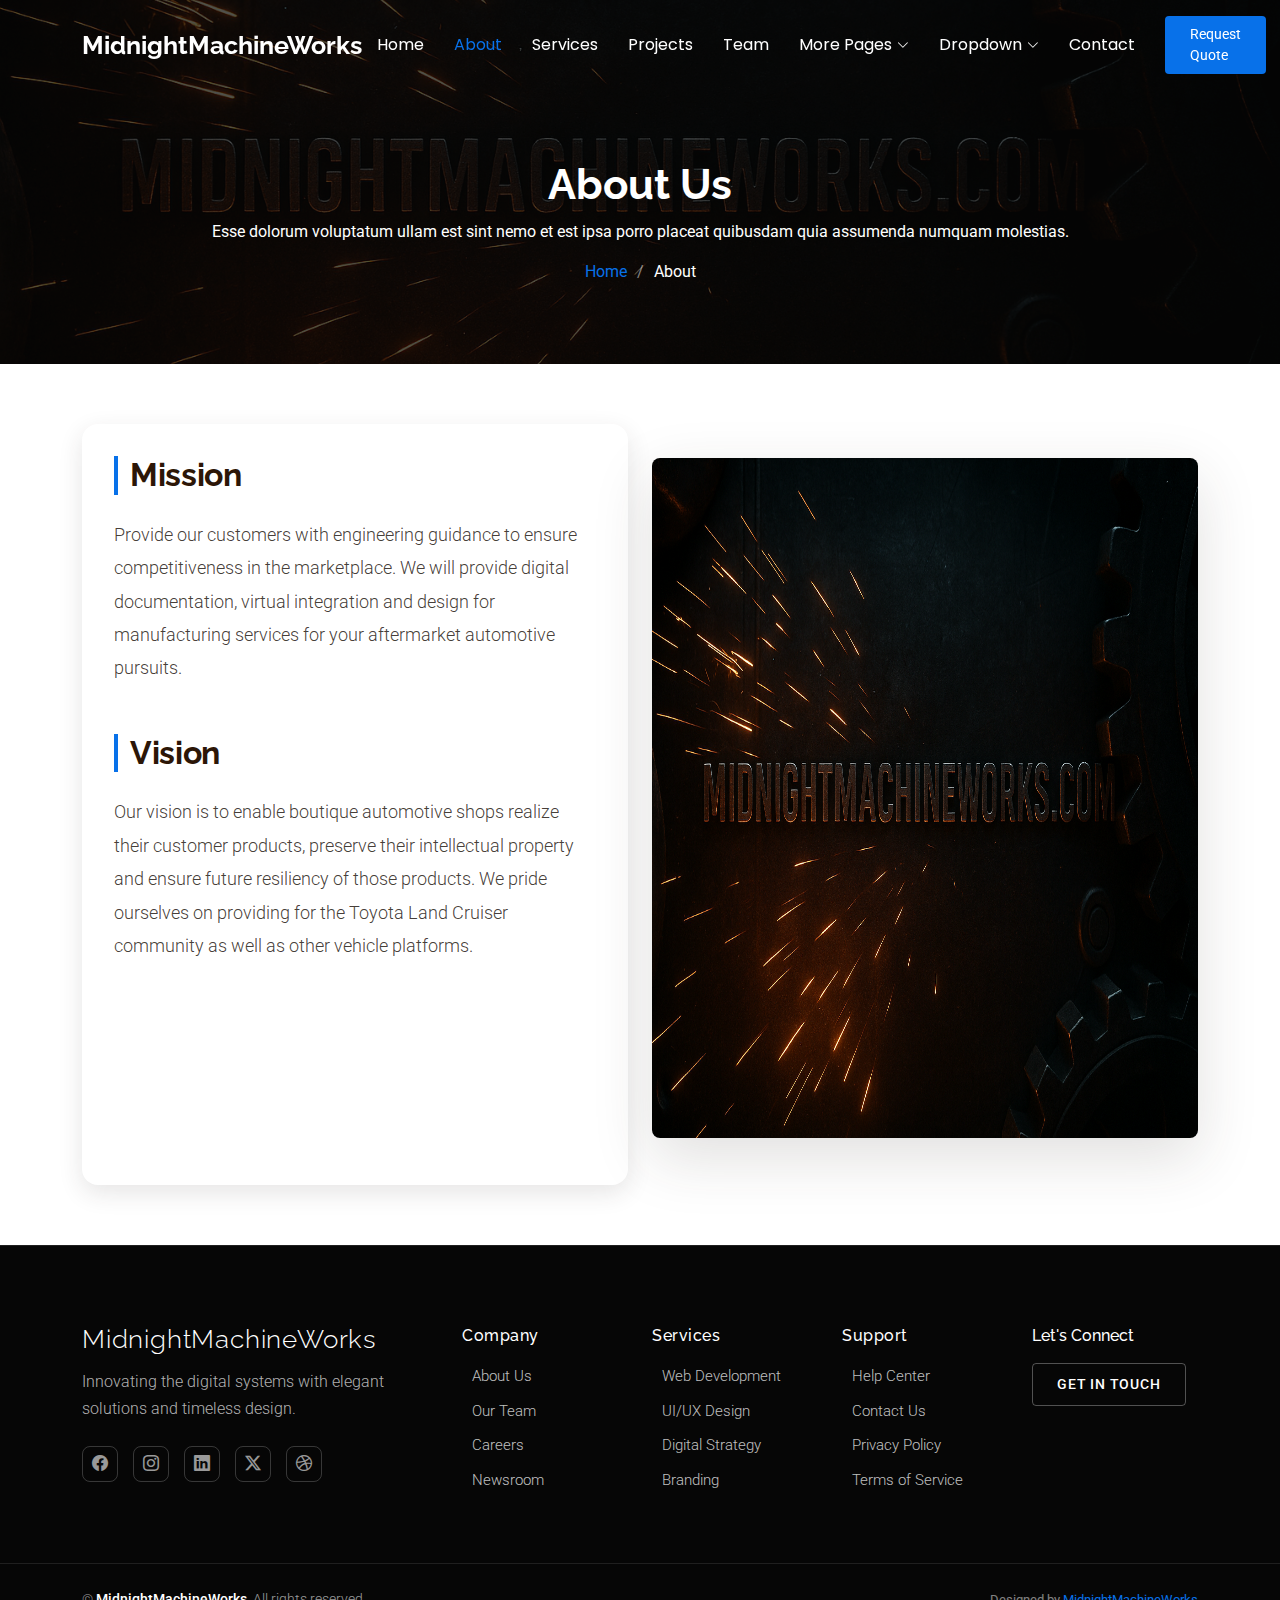
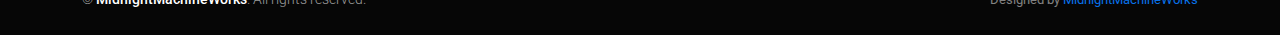
<file: about.html>
<!DOCTYPE html>
<html lang="en">

<head>
  <meta charset="utf-8">
  <meta content="width=device-width, initial-scale=1.0" name="viewport">
  <title>About Us</title>
  <meta name="description" content="">
  <meta name="keywords" content="">

  <!-- Favicons -->
  <link href="assets/img/favicon.png" rel="icon">
  <link href="assets/img/apple-touch-icon.png" rel="apple-touch-icon">

  <!-- Fonts -->
  <link href="https://fonts.googleapis.com" rel="preconnect">
  <link href="https://fonts.gstatic.com" rel="preconnect" crossorigin>
  <link href="https://fonts.googleapis.com/css2?family=Roboto:ital,wght@0,100;0,300;0,400;0,500;0,700;0,900;1,100;1,300;1,400;1,500;1,700;1,900&family=Poppins:ital,wght@0,100;0,200;0,300;0,400;0,500;0,600;0,700;0,800;0,900;1,100;1,200;1,300;1,400;1,500;1,600;1,700;1,800;1,900&family=Raleway:ital,wght@0,100;0,200;0,300;0,400;0,500;0,600;0,700;0,800;0,900;1,100;1,200;1,300;1,400;1,500;1,600;1,700;1,800;1,900&display=swap" rel="stylesheet">

  <!-- Vendor CSS Files -->
  <link href="assets/vendor/bootstrap/css/bootstrap.min.css" rel="stylesheet">
  <link href="assets/vendor/bootstrap-icons/bootstrap-icons.css" rel="stylesheet">
  <link href="assets/vendor/aos/aos.css" rel="stylesheet">
  <link href="assets/vendor/glightbox/css/glightbox.min.css" rel="stylesheet">
  <link href="assets/vendor/swiper/swiper-bundle.min.css" rel="stylesheet">

  <!-- Main CSS File -->
  <link href="assets/css/main.css" rel="stylesheet">

  <!-- =======================================================
  * Template Name: MidnightMachineWorks
  ======================================================== -->
</head>

<body class="about-page">

  <header id="header" class="header d-flex align-items-center fixed-top">
    <div class="container-fluid container-xl position-relative d-flex align-items-center">

      <a href="index.html" class="logo d-flex align-items-center me-auto">
        <!-- Uncomment the line below if you also wish to use an image logo -->
        <!-- <img src="assets/img/logo.webp" alt=""> -->
        <h1 class="sitename" style="font-size: 25px;">MidnightMachineWorks</h1>
      </a>

      <nav id="navmenu" class="navmenu">
        <ul>
          <li><a href="index.html">Home</a></li>
          <li><a href="about.html" class="active">About</a></li>
          <li><a href="services.html">Services</a></li>
          <li><a href="projects.html">Projects</a></li>
          <li><a href="team.html">Team</a></li>
          <li class="dropdown"><a href="#"><span>More Pages</span> <i class="bi bi-chevron-down toggle-dropdown"></i></a>
            <ul>
              <li><a href="service-details.html">Service Details</a></li>
              <li><a href="project-details.html">Project Details</a></li>
              <li><a href="quote.html">Quote Form</a></li>
              <li><a href="terms.html">Terms</a></li>
              <li><a href="privacy.html">Privacy</a></li>
              <li><a href="404.html">404</a></li>
            </ul>
          </li>
          <li class="dropdown"><a href="#"><span>Dropdown</span> <i class="bi bi-chevron-down toggle-dropdown"></i></a>
            <ul>
              <li><a href="#">Dropdown 1</a></li>
              <li class="dropdown"><a href="#"><span>Deep Dropdown</span> <i class="bi bi-chevron-down toggle-dropdown"></i></a>
                <ul>
                  <li><a href="#">Deep Dropdown 1</a></li>
                  <li><a href="#">Deep Dropdown 2</a></li>
                  <li><a href="#">Deep Dropdown 3</a></li>
                  <li><a href="#">Deep Dropdown 4</a></li>
                  <li><a href="#">Deep Dropdown 5</a></li>
                </ul>
              </li>
              <li><a href="#">Dropdown 2</a></li>
              <li><a href="#">Dropdown 3</a></li>
              <li><a href="#">Dropdown 4</a></li>
            </ul>
          </li>
          <li><a href="contact.html">Contact</a></li>
        </ul>
        <i class="mobile-nav-toggle d-xl-none bi bi-list"></i>
      </nav>

      <a class="btn-getstarted d-none d-sm-block" href="quote.html">Request Quote</a>

    </div>
  </header>

  <main class="main">

    <!-- Page Title -->
    <div class="page-title dark-background" data-aos="fade" style="background-image: url(assets/img/construction/showcase-2.webp);">
      <div class="container position-relative">
        <h1>About Us</h1>
        <p>Esse dolorum voluptatum ullam est sint nemo et est ipsa porro placeat quibusdam quia assumenda numquam molestias.</p>
        <nav class="breadcrumbs">
          <ol>
            <li><a href="index.html">Home</a></li>
            <li class="current">About</li>
          </ol>
        </nav>
      </div>
    </div><!-- End Page Title -->

    <!-- About Section -->
    <section id="about" class="about section">

      <div class="container" data-aos="fade-up" data-aos-delay="100">

        <div class="row align-items-center">

          <div class="col-lg-6 order-2 order-lg-1" data-aos="fade-right" data-aos-delay="200">
            <div class="content">
              <h5 class="section-heading mb-4">Mission</h5>
              <p class="lead-text mb-4">Provide our customers with engineering guidance to ensure competitiveness in the marketplace.  We will provide digital documentation, virtual integration and design for manufacturing services for your aftermarket automotive pursuits.</p>
              <!-- <p class="description-text mb-5">Duis aute irure dolor in reprehenderit voluptate velit esse cillum dolore eu fugiat nulla pariatur. Excepteur sint occaecat cupidatat non proident sunt in culpa qui officia deserunt mollit anim id est laborum. Sed ut perspiciatis unde omnis iste natus error sit voluptatem accusantium doloremque laudantium totam rem aperiam eaque ipsa quae ab illo inventore veritatis et quasi architecto beatae.</p> -->
              <h5 class="section-heading mb-4">Vision</h5>
              <p class="lead-text mb-4">Our vision is to enable boutique automotive shops realize  their customer products, preserve their intellectual property and ensure future resiliency of those products. We pride ourselves on providing for the Toyota Land Cruiser community as well as other vehicle platforms.</p>

              <div class="stats-grid">
                <div class="stat-item" data-aos="fade-up" data-aos-delay="300">
                  <div class="stat-number">25+</div>
                  <div class="stat-label">Years Experience</div>
                </div>
                <div class="stat-item" data-aos="fade-up" data-aos-delay="350">
                  <div class="stat-number">500+</div>
                  <div class="stat-label">Projects Completed</div>
                </div>
                <div class="stat-item" data-aos="fade-up" data-aos-delay="400">
                  <div class="stat-number">98%</div>
                  <div class="stat-label">Client Satisfaction</div>
                </div>
              </div>

              <div class="cta-section" data-aos="fade-up" data-aos-delay="450">
                <a href="#services" class="cta-link">
                  Explore Our Services
                  <i class="bi bi-arrow-right ms-2"></i>
                </a>
              </div>
            </div>
          </div>

          <div class="col-lg-6 order-1 order-lg-2" data-aos="fade-left" data-aos-delay="200">
            <div class="image-section">
              <div class="main-image">
                <img src="assets/img/construction/project-4.webp" alt="Construction project showcase" class="img-fluid">
              </div>
              
              <div class="floating-badge" data-aos="zoom-in" data-aos-delay="500">
                <div class="badge-content">
                  <i class="bi bi-award"></i>
                  <div class="badge-text">
                    <span class="badge-title">Quality Certified</span>
                    <span class="badge-subtitle">Since 2025</span>
                  </div>
                </div>
              </div>
            </div>
          </div>

        </div>

      </div>

    </section><!-- /About Section -->

  </main>

  <footer id="footer" class="footer dark-background">

    <div class="container">
      <div class="row gy-5">

        <div class="col-lg-4">
          <div class="footer-brand">
            <a href="index.html" class="logo d-flex align-items-center mb-3">
              <span class="sitename">MidnightMachineWorks</span>
            </a>
            <p class="tagline">Innovating the digital systems with elegant solutions and timeless design.</p>

            <div class="social-links mt-4">
              <a href="#" aria-label="Facebook"><i class="bi bi-facebook"></i></a>
              <a href="#" aria-label="Instagram"><i class="bi bi-instagram"></i></a>
              <a href="#" aria-label="LinkedIn"><i class="bi bi-linkedin"></i></a>
              <a href="#" aria-label="Twitter"><i class="bi bi-twitter-x"></i></a>
              <a href="#" aria-label="Dribbble"><i class="bi bi-dribbble"></i></a>
            </div>
          </div>
        </div>

        <div class="col-lg-6">
          <div class="footer-links-grid">
            <div class="row">
              <div class="col-6 col-md-4">
                <h5>Company</h5>
                <ul class="list-unstyled">
                  <li><a href="#">About Us</a></li>
                  <li><a href="#">Our Team</a></li>
                  <li><a href="#">Careers</a></li>
                  <li><a href="#">Newsroom</a></li>
                </ul>
              </div>
              <div class="col-6 col-md-4">
                <h5>Services</h5>
                <ul class="list-unstyled">
                  <li><a href="#">Web Development</a></li>
                  <li><a href="#">UI/UX Design</a></li>
                  <li><a href="#">Digital Strategy</a></li>
                  <li><a href="#">Branding</a></li>
                </ul>
              </div>
              <div class="col-6 col-md-4">
                <h5>Support</h5>
                <ul class="list-unstyled">
                  <li><a href="#">Help Center</a></li>
                  <li><a href="#">Contact Us</a></li>
                  <li><a href="#">Privacy Policy</a></li>
                  <li><a href="#">Terms of Service</a></li>
                </ul>
              </div>
            </div>
          </div>
        </div>

        <div class="col-lg-2">
          <div class="footer-cta">
            <h5>Let's Connect</h5>
            <a href="contact.html" class="btn btn-outline">Get in Touch</a>
          </div>
        </div>

      </div>
    </div>

    <div class="footer-bottom">
      <div class="container">
        <div class="row">
          <div class="col-12">
            <div class="footer-bottom-content">
              <p class="mb-0">© <span class="sitename">MidnightMachineWorks</span>. All rights reserved.</p>
              <div class="credits">
                
                Designed by <a href="https://Midnight-machineworks.com/">MidnightMachineWorks</a>
              </div>
            </div>
          </div>
        </div>
      </div>
    </div>

  </footer>

  <!-- Scroll Top -->
  <a href="#" id="scroll-top" class="scroll-top d-flex align-items-center justify-content-center"><i class="bi bi-arrow-up-short"></i></a>

  <!-- Preloader -->
  <div id="preloader"></div>

  <!-- Vendor JS Files -->
  <script src="assets/vendor/bootstrap/js/bootstrap.bundle.min.js"></script>
  <script src="assets/vendor/php-email-form/validate.js"></script>
  <script src="assets/vendor/aos/aos.js"></script>
  <script src="assets/vendor/purecounter/purecounter_vanilla.js"></script>
  <script src="assets/vendor/glightbox/js/glightbox.min.js"></script>
  <script src="assets/vendor/swiper/swiper-bundle.min.js"></script>

  <!-- Main JS File -->
  <script src="assets/js/main.js"></script>

</body>

</html>
</file>
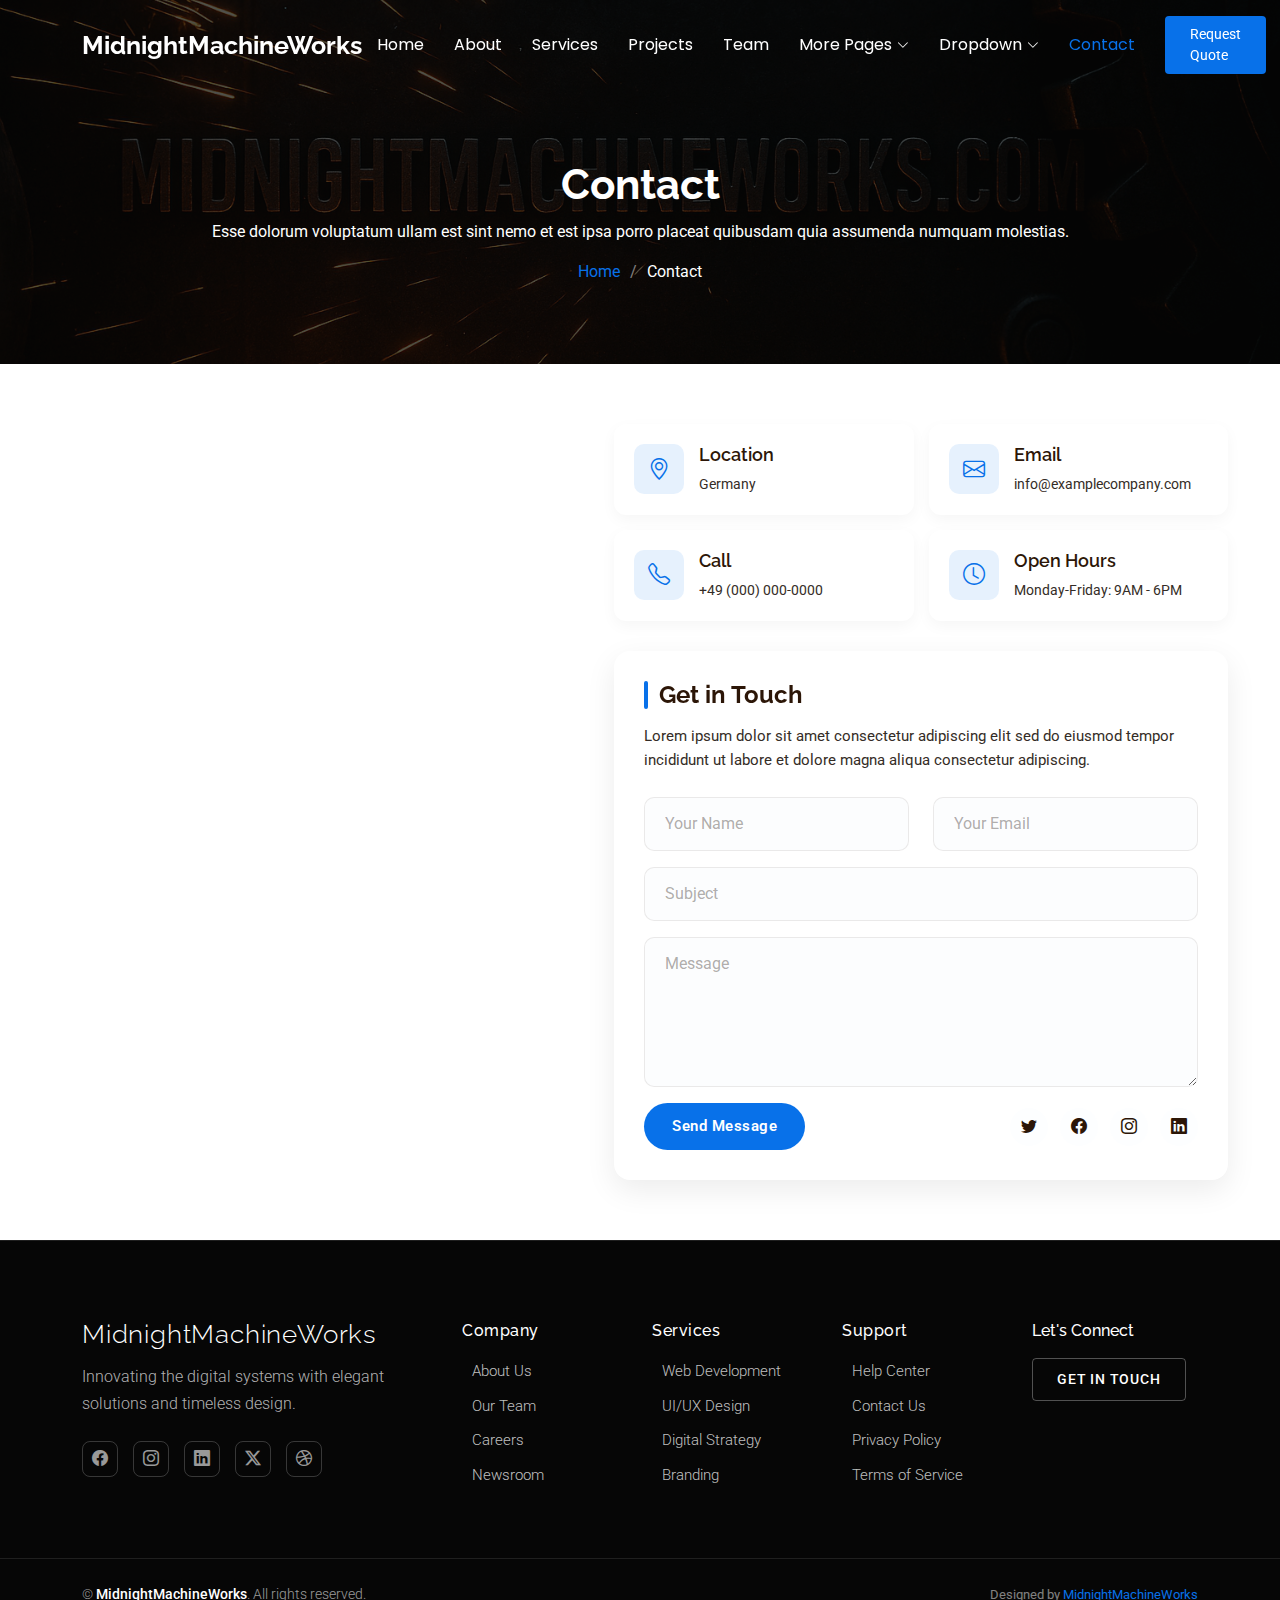
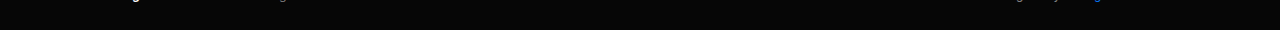
<file: contact.html>
<!DOCTYPE html>
<html lang="en">

<head>
  <meta charset="utf-8">
  <meta content="width=device-width, initial-scale=1.0" name="viewport">
  <title>Contact - iConstruction Bootstrap Template</title>
  <meta name="description" content="">
  <meta name="keywords" content="">

  <!-- Favicons -->
  <link href="assets/img/favicon.png" rel="icon">
  <link href="assets/img/apple-touch-icon.png" rel="apple-touch-icon">

  <!-- Fonts -->
  <link href="https://fonts.googleapis.com" rel="preconnect">
  <link href="https://fonts.gstatic.com" rel="preconnect" crossorigin>
  <link href="https://fonts.googleapis.com/css2?family=Roboto:ital,wght@0,100;0,300;0,400;0,500;0,700;0,900;1,100;1,300;1,400;1,500;1,700;1,900&family=Poppins:ital,wght@0,100;0,200;0,300;0,400;0,500;0,600;0,700;0,800;0,900;1,100;1,200;1,300;1,400;1,500;1,600;1,700;1,800;1,900&family=Raleway:ital,wght@0,100;0,200;0,300;0,400;0,500;0,600;0,700;0,800;0,900;1,100;1,200;1,300;1,400;1,500;1,600;1,700;1,800;1,900&display=swap" rel="stylesheet">

  <!-- Vendor CSS Files -->
  <link href="assets/vendor/bootstrap/css/bootstrap.min.css" rel="stylesheet">
  <link href="assets/vendor/bootstrap-icons/bootstrap-icons.css" rel="stylesheet">
  <link href="assets/vendor/aos/aos.css" rel="stylesheet">
  <link href="assets/vendor/glightbox/css/glightbox.min.css" rel="stylesheet">
  <link href="assets/vendor/swiper/swiper-bundle.min.css" rel="stylesheet">

  <!-- Main CSS File -->
  <link href="assets/css/main.css" rel="stylesheet">

  <!-- =======================================================
  * Template Name: MidnightMachineWorks
  ======================================================== -->
</head>

<body class="contact-page">

  <header id="header" class="header d-flex align-items-center fixed-top">
    <div class="container-fluid container-xl position-relative d-flex align-items-center">

      <a href="index.html" class="logo d-flex align-items-center me-auto">
        <!-- Uncomment the line below if you also wish to use an image logo -->
        <!-- <img src="assets/img/logo.webp" alt=""> -->
        <h1 class="sitename" style="font-size: 25px;">MidnightMachineWorks</h1>
      </a>

      <nav id="navmenu" class="navmenu">
        <ul>
          <li><a href="index.html">Home</a></li>
          <li><a href="about.html">About</a></li>
          <li><a href="services.html">Services</a></li>
          <li><a href="projects.html">Projects</a></li>
          <li><a href="team.html">Team</a></li>
          <li class="dropdown"><a href="#"><span>More Pages</span> <i class="bi bi-chevron-down toggle-dropdown"></i></a>
            <ul>
              <li><a href="service-details.html">Service Details</a></li>
              <li><a href="project-details.html">Project Details</a></li>
              <li><a href="quote.html">Quote Form</a></li>
              <li><a href="terms.html">Terms</a></li>
              <li><a href="privacy.html">Privacy</a></li>
              <li><a href="404.html">404</a></li>
            </ul>
          </li>
          <li class="dropdown"><a href="#"><span>Dropdown</span> <i class="bi bi-chevron-down toggle-dropdown"></i></a>
            <ul>
              <li><a href="#">Dropdown 1</a></li>
              <li class="dropdown"><a href="#"><span>Deep Dropdown</span> <i class="bi bi-chevron-down toggle-dropdown"></i></a>
                <ul>
                  <li><a href="#">Deep Dropdown 1</a></li>
                  <li><a href="#">Deep Dropdown 2</a></li>
                  <li><a href="#">Deep Dropdown 3</a></li>
                  <li><a href="#">Deep Dropdown 4</a></li>
                  <li><a href="#">Deep Dropdown 5</a></li>
                </ul>
              </li>
              <li><a href="#">Dropdown 2</a></li>
              <li><a href="#">Dropdown 3</a></li>
              <li><a href="#">Dropdown 4</a></li>
            </ul>
          </li>
          <li><a href="contact.html" class="active">Contact</a></li>
        </ul>
        <i class="mobile-nav-toggle d-xl-none bi bi-list"></i>
      </nav>

      <a class="btn-getstarted d-none d-sm-block" href="quote.html">Request Quote</a>

    </div>
  </header>

  <main class="main">

    <!-- Page Title -->
    <div class="page-title dark-background" data-aos="fade" style="background-image: url(assets/img/construction/showcase-2.webp);">
      <div class="container position-relative">
        <h1>Contact</h1>
        <p>Esse dolorum voluptatum ullam est sint nemo et est ipsa porro placeat quibusdam quia assumenda numquam molestias.</p>
        <nav class="breadcrumbs">
          <ol>
            <li><a href="index.html">Home</a></li>
            <li class="current">Contact</li>
          </ol>
        </nav>
      </div>
    </div><!-- End Page Title -->

    <!-- Contact Section -->
    <section id="contact" class="contact section">

      <div class="container" data-aos="fade-up" data-aos-delay="100">
        <div class="contact-main-wrapper">
          <div class="map-wrapper">
            <iframe src="https://www.google.com/maps/embed?pb=!1m18!1m12!1m3!1d2587.086763446668!2d11.0300048!3d49.5772523!2m3!1f0!2f0!3f0!3m2!1i1024!2i768!4f13.1!3m3!1m2!1s0x47a1f9359c8e4185%3A0xc338f23f8efde912!2sErwin-Rommel-Stra%C3%9Fe%2053a%2C%2091058%20Erlangen!5e0!3m2!1sen!2sde!4v1761490816319!5m2!1sen!2sde" width="100%" height="100%" style="border:0;" allowfullscreen="" loading="lazy" referrerpolicy="no-referrer-when-downgrade"></iframe>
          </div>

          <div class="contact-content">
            <div class="contact-cards-container" data-aos="fade-up" data-aos-delay="300">
              <div class="contact-card">
                <div class="icon-box">
                  <i class="bi bi-geo-alt"></i>
                </div>
                <div class="contact-text">
                  <h4>Location</h4>
                  <p>Germany</p>
                </div>
              </div>

              <div class="contact-card">
                <div class="icon-box">
                  <i class="bi bi-envelope"></i>
                </div>
                <div class="contact-text">
                  <h4>Email</h4>
                  <p>info@examplecompany.com</p>
                </div>
              </div>

              <div class="contact-card">
                <div class="icon-box">
                  <i class="bi bi-telephone"></i>
                </div>
                <div class="contact-text">
                  <h4>Call</h4>
                  <p>+49 (000) 000-0000</p>
                </div>
              </div>

              <div class="contact-card">
                <div class="icon-box">
                  <i class="bi bi-clock"></i>
                </div>
                <div class="contact-text">
                  <h4>Open Hours</h4>
                  <p>Monday-Friday: 9AM - 6PM</p>
                </div>
              </div>
            </div>

            <div class="contact-form-container" data-aos="fade-up" data-aos-delay="400">
              <h3>Get in Touch</h3>
              <p>Lorem ipsum dolor sit amet consectetur adipiscing elit sed do eiusmod tempor incididunt ut labore et dolore magna aliqua consectetur adipiscing.</p>

              <form action="forms/contact.php" method="post" class="php-email-form">
                <div class="row">
                  <div class="col-md-6 form-group">
                    <input type="text" name="name" class="form-control" id="name" placeholder="Your Name" required="">
                  </div>
                  <div class="col-md-6 form-group mt-3 mt-md-0">
                    <input type="email" class="form-control" name="email" id="email" placeholder="Your Email" required="">
                  </div>
                </div>
                <div class="form-group mt-3">
                  <input type="text" class="form-control" name="subject" id="subject" placeholder="Subject" required="">
                </div>
                <div class="form-group mt-3">
                  <textarea class="form-control" name="message" rows="5" placeholder="Message" required=""></textarea>
                </div>

                <div class="my-3">
                  <div class="loading">Loading</div>
                  <div class="error-message"></div>
                  <div class="sent-message">Your message has been sent. Thank you!</div>
                </div>

                <div class="form-submit">
                  <button type="submit">Send Message</button>
                  <div class="social-links">
                    <a href="#"><i class="bi bi-twitter"></i></a>
                    <a href="#"><i class="bi bi-facebook"></i></a>
                    <a href="#"><i class="bi bi-instagram"></i></a>
                    <a href="#"><i class="bi bi-linkedin"></i></a>
                  </div>
                </div>
              </form>
            </div>
          </div>
        </div>
      </div>
    </section><!-- /Contact Section -->

  </main>

  <footer id="footer" class="footer dark-background">

    <div class="container">
      <div class="row gy-5">

        <div class="col-lg-4">
          <div class="footer-brand">
            <a href="index.html" class="logo d-flex align-items-center mb-3">
              <span class="sitename">MidnightMachineWorks</span>
            </a>
            <p class="tagline">Innovating the digital systems with elegant solutions and timeless design.</p>

            <div class="social-links mt-4">
              <a href="#" aria-label="Facebook"><i class="bi bi-facebook"></i></a>
              <a href="#" aria-label="Instagram"><i class="bi bi-instagram"></i></a>
              <a href="#" aria-label="LinkedIn"><i class="bi bi-linkedin"></i></a>
              <a href="#" aria-label="Twitter"><i class="bi bi-twitter-x"></i></a>
              <a href="#" aria-label="Dribbble"><i class="bi bi-dribbble"></i></a>
            </div>
          </div>
        </div>

        <div class="col-lg-6">
          <div class="footer-links-grid">
            <div class="row">
              <div class="col-6 col-md-4">
                <h5>Company</h5>
                <ul class="list-unstyled">
                  <li><a href="#">About Us</a></li>
                  <li><a href="#">Our Team</a></li>
                  <li><a href="#">Careers</a></li>
                  <li><a href="#">Newsroom</a></li>
                </ul>
              </div>
              <div class="col-6 col-md-4">
                <h5>Services</h5>
                <ul class="list-unstyled">
                  <li><a href="#">Web Development</a></li>
                  <li><a href="#">UI/UX Design</a></li>
                  <li><a href="#">Digital Strategy</a></li>
                  <li><a href="#">Branding</a></li>
                </ul>
              </div>
              <div class="col-6 col-md-4">
                <h5>Support</h5>
                <ul class="list-unstyled">
                  <li><a href="#">Help Center</a></li>
                  <li><a href="#">Contact Us</a></li>
                  <li><a href="#">Privacy Policy</a></li>
                  <li><a href="#">Terms of Service</a></li>
                </ul>
              </div>
            </div>
          </div>
        </div>

        <div class="col-lg-2">
          <div class="footer-cta">
            <h5>Let's Connect</h5>
            <a href="contact.html" class="btn btn-outline">Get in Touch</a>
          </div>
        </div>

      </div>
    </div>

    <div class="footer-bottom">
      <div class="container">
        <div class="row">
          <div class="col-12">
            <div class="footer-bottom-content">
              <p class="mb-0">© <span class="sitename">MidnightMachineWorks</span>. All rights reserved.</p>
              <div class="credits">
               
                Designed by <a href="https://Midnight-machineworks.com/">MidnightMachineWorks</a>
              </div>
            </div>
          </div>
        </div>
      </div>
    </div>

  </footer>

  <!-- Scroll Top -->
  <a href="#" id="scroll-top" class="scroll-top d-flex align-items-center justify-content-center"><i class="bi bi-arrow-up-short"></i></a>

  <!-- Preloader -->
  <div id="preloader"></div>

  <!-- Vendor JS Files -->
  <script src="assets/vendor/bootstrap/js/bootstrap.bundle.min.js"></script>
  <script src="assets/vendor/php-email-form/validate.js"></script>
  <script src="assets/vendor/aos/aos.js"></script>
  <script src="assets/vendor/purecounter/purecounter_vanilla.js"></script>
  <script src="assets/vendor/glightbox/js/glightbox.min.js"></script>
  <script src="assets/vendor/swiper/swiper-bundle.min.js"></script>

  <!-- Main JS File -->
  <script src="assets/js/main.js"></script>

</body>

</html>
</file>
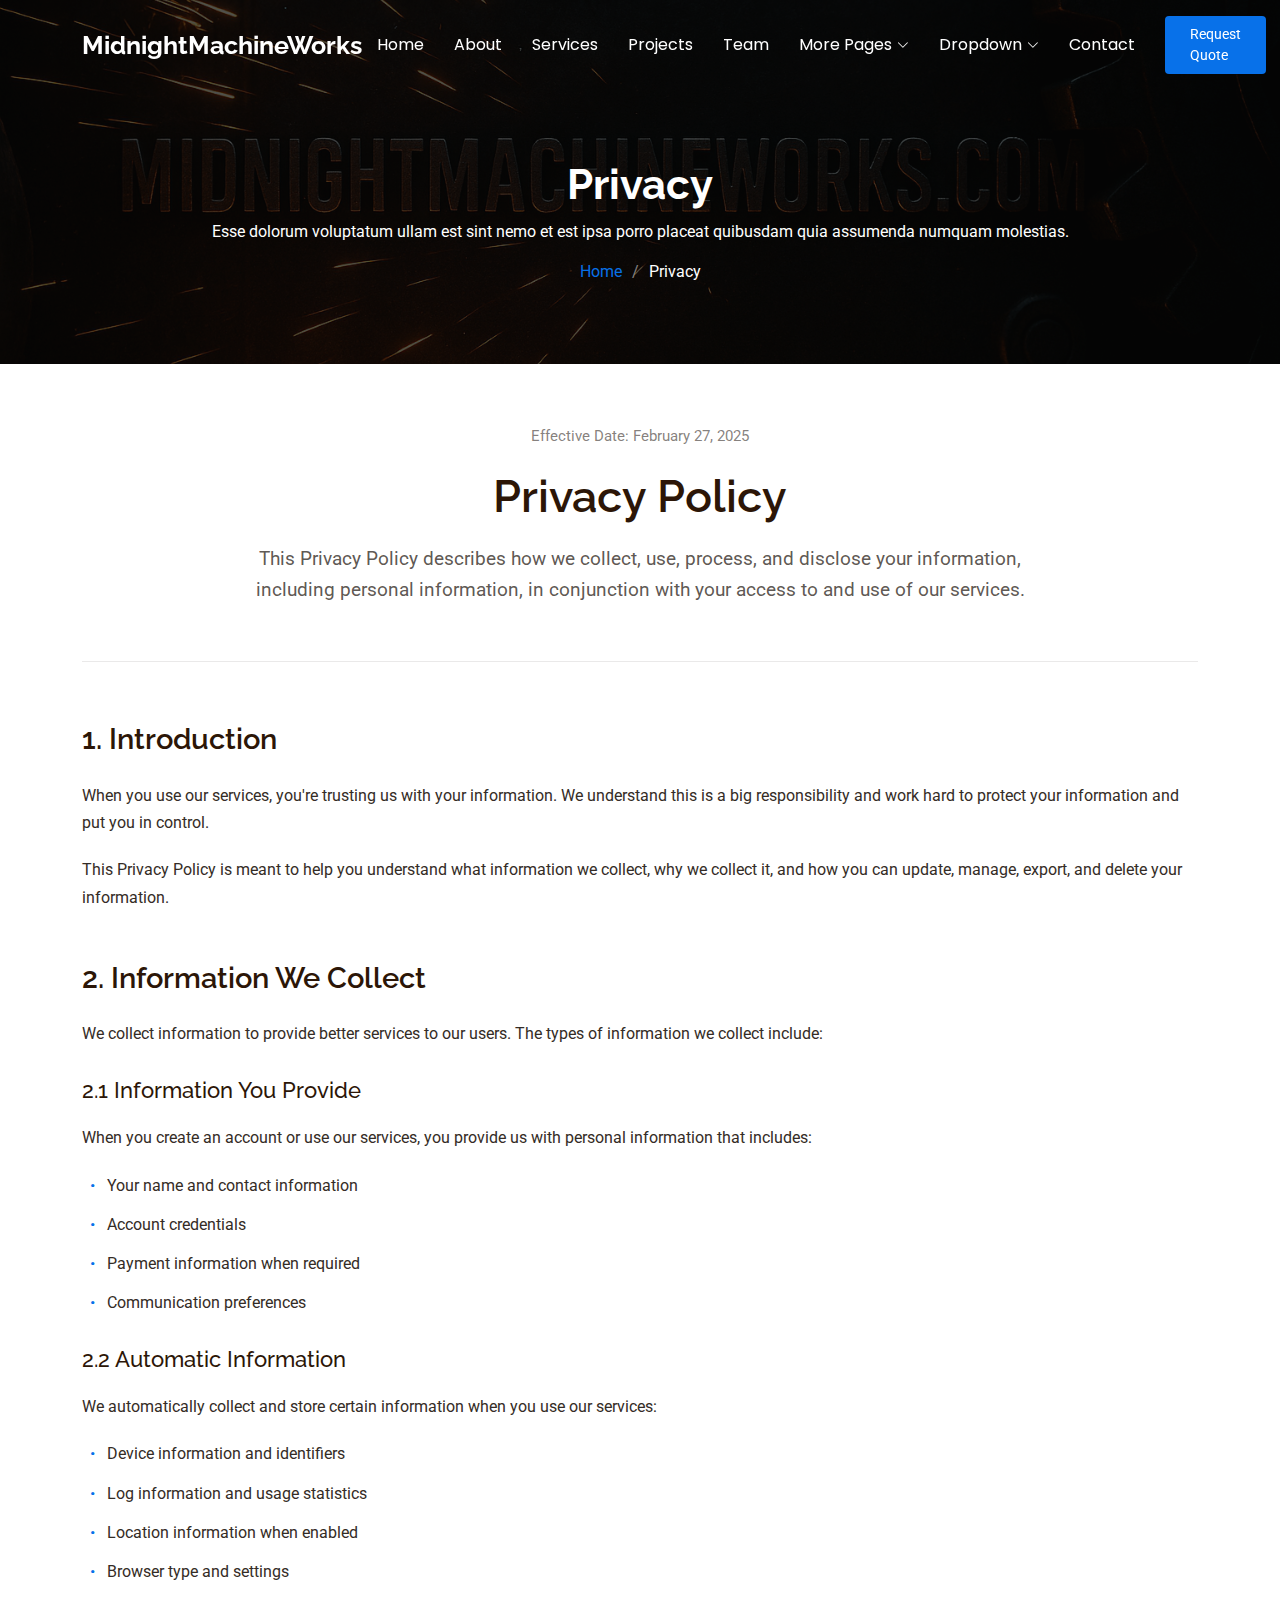
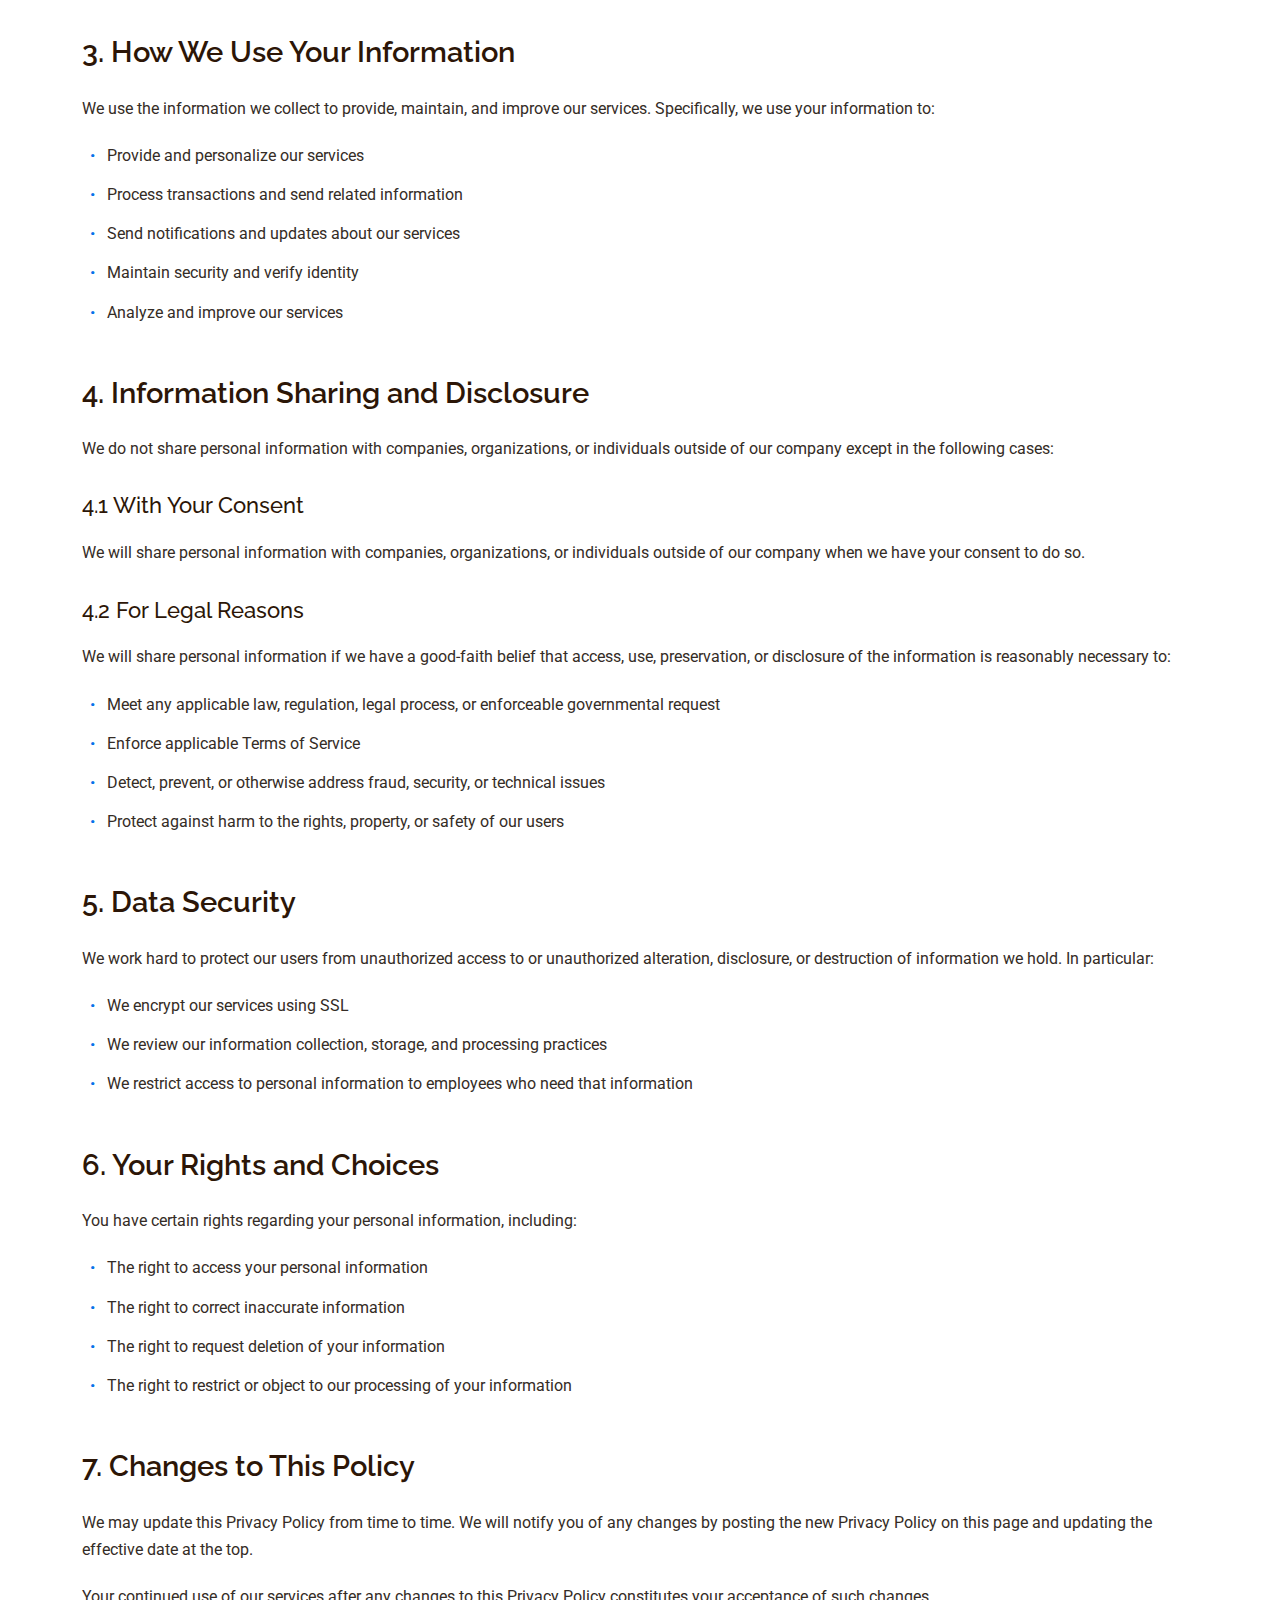
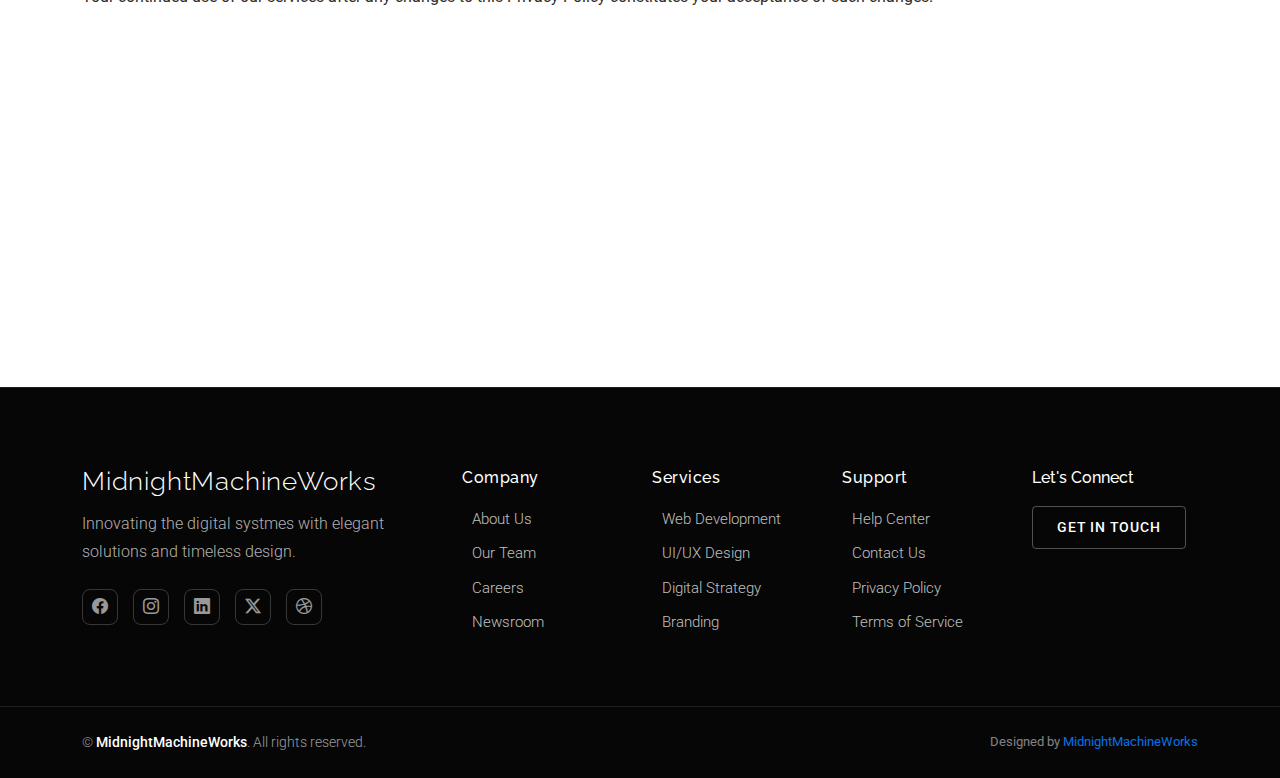
<file: privacy.html>
<!DOCTYPE html>
<html lang="en">

<head>
  <meta charset="utf-8">
  <meta content="width=device-width, initial-scale=1.0" name="viewport">
  <title>Privacy</title>
  <meta name="description" content="">
  <meta name="keywords" content="">

  <!-- Favicons -->
  <link href="assets/img/favicon.png" rel="icon">
  <link href="assets/img/apple-touch-icon.png" rel="apple-touch-icon">

  <!-- Fonts -->
  <link href="https://fonts.googleapis.com" rel="preconnect">
  <link href="https://fonts.gstatic.com" rel="preconnect" crossorigin>
  <link href="https://fonts.googleapis.com/css2?family=Roboto:ital,wght@0,100;0,300;0,400;0,500;0,700;0,900;1,100;1,300;1,400;1,500;1,700;1,900&family=Poppins:ital,wght@0,100;0,200;0,300;0,400;0,500;0,600;0,700;0,800;0,900;1,100;1,200;1,300;1,400;1,500;1,600;1,700;1,800;1,900&family=Raleway:ital,wght@0,100;0,200;0,300;0,400;0,500;0,600;0,700;0,800;0,900;1,100;1,200;1,300;1,400;1,500;1,600;1,700;1,800;1,900&display=swap" rel="stylesheet">

  <!-- Vendor CSS Files -->
  <link href="assets/vendor/bootstrap/css/bootstrap.min.css" rel="stylesheet">
  <link href="assets/vendor/bootstrap-icons/bootstrap-icons.css" rel="stylesheet">
  <link href="assets/vendor/aos/aos.css" rel="stylesheet">
  <link href="assets/vendor/glightbox/css/glightbox.min.css" rel="stylesheet">
  <link href="assets/vendor/swiper/swiper-bundle.min.css" rel="stylesheet">

  <!-- Main CSS File -->
  <link href="assets/css/main.css" rel="stylesheet">

  <!-- =======================================================
  * Template Name: MidnightMachineWorks
  ======================================================== -->
</head>

<body class="privacy-page">

  <header id="header" class="header d-flex align-items-center fixed-top">
    <div class="container-fluid container-xl position-relative d-flex align-items-center">

      <a href="index.html" class="logo d-flex align-items-center me-auto">
        <!-- Uncomment the line below if you also wish to use an image logo -->
        <!-- <img src="assets/img/logo.webp" alt=""> -->
        <h1 class="sitename" style="font-size: 25px;">MidnightMachineWorks</h1>
      </a>

      <nav id="navmenu" class="navmenu">
        <ul>
          <li><a href="index.html">Home</a></li>
          <li><a href="about.html">About</a></li>
          <li><a href="services.html">Services</a></li>
          <li><a href="projects.html">Projects</a></li>
          <li><a href="team.html">Team</a></li>
          <li class="dropdown"><a href="#"><span>More Pages</span> <i class="bi bi-chevron-down toggle-dropdown"></i></a>
            <ul>
              <li><a href="service-details.html">Service Details</a></li>
              <li><a href="project-details.html">Project Details</a></li>
              <li><a href="quote.html">Quote Form</a></li>
              <li><a href="terms.html">Terms</a></li>
              <li><a href="privacy.html" class="active">Privacy</a></li>
              <li><a href="404.html">404</a></li>
            </ul>
          </li>
          <li class="dropdown"><a href="#"><span>Dropdown</span> <i class="bi bi-chevron-down toggle-dropdown"></i></a>
            <ul>
              <li><a href="#">Dropdown 1</a></li>
              <li class="dropdown"><a href="#"><span>Deep Dropdown</span> <i class="bi bi-chevron-down toggle-dropdown"></i></a>
                <ul>
                  <li><a href="#">Deep Dropdown 1</a></li>
                  <li><a href="#">Deep Dropdown 2</a></li>
                  <li><a href="#">Deep Dropdown 3</a></li>
                  <li><a href="#">Deep Dropdown 4</a></li>
                  <li><a href="#">Deep Dropdown 5</a></li>
                </ul>
              </li>
              <li><a href="#">Dropdown 2</a></li>
              <li><a href="#">Dropdown 3</a></li>
              <li><a href="#">Dropdown 4</a></li>
            </ul>
          </li>
          <li><a href="contact.html">Contact</a></li>
        </ul>
        <i class="mobile-nav-toggle d-xl-none bi bi-list"></i>
      </nav>

      <a class="btn-getstarted d-none d-sm-block" href="quote.html">Request Quote</a>

    </div>
  </header>

  <main class="main">

    <!-- Page Title -->
    <div class="page-title dark-background" data-aos="fade" style="background-image: url(assets/img/construction/showcase-2.webp);">
      <div class="container position-relative">
        <h1>Privacy</h1>
        <p>Esse dolorum voluptatum ullam est sint nemo et est ipsa porro placeat quibusdam quia assumenda numquam molestias.</p>
        <nav class="breadcrumbs">
          <ol>
            <li><a href="index.html">Home</a></li>
            <li class="current">Privacy</li>
          </ol>
        </nav>
      </div>
    </div><!-- End Page Title -->

    <!-- Privacy Section -->
    <section id="privacy" class="privacy section">

      <div class="container" data-aos="fade-up">
        <!-- Header -->
        <div class="privacy-header" data-aos="fade-up">
          <div class="header-content">
            <div class="last-updated">Effective Date: February 27, 2025</div>
            <h1>Privacy Policy</h1>
            <p class="intro-text">This Privacy Policy describes how we collect, use, process, and disclose your information, including personal information, in conjunction with your access to and use of our services.</p>
          </div>
        </div>

        <!-- Main Content -->
        <div class="privacy-content" data-aos="fade-up">
          <!-- Introduction -->
          <div class="content-section">
            <h2>1. Introduction</h2>
            <p>When you use our services, you're trusting us with your information. We understand this is a big responsibility and work hard to protect your information and put you in control.</p>
            <p>This Privacy Policy is meant to help you understand what information we collect, why we collect it, and how you can update, manage, export, and delete your information.</p>
          </div>

          <!-- Information Collection -->
          <div class="content-section">
            <h2>2. Information We Collect</h2>
            <p>We collect information to provide better services to our users. The types of information we collect include:</p>

            <h3>2.1 Information You Provide</h3>
            <p>When you create an account or use our services, you provide us with personal information that includes:</p>
            <ul>
              <li>Your name and contact information</li>
              <li>Account credentials</li>
              <li>Payment information when required</li>
              <li>Communication preferences</li>
            </ul>

            <h3>2.2 Automatic Information</h3>
            <p>We automatically collect and store certain information when you use our services:</p>
            <ul>
              <li>Device information and identifiers</li>
              <li>Log information and usage statistics</li>
              <li>Location information when enabled</li>
              <li>Browser type and settings</li>
            </ul>
          </div>

          <!-- Use of Information -->
          <div class="content-section">
            <h2>3. How We Use Your Information</h2>
            <p>We use the information we collect to provide, maintain, and improve our services. Specifically, we use your information to:</p>
            <ul>
              <li>Provide and personalize our services</li>
              <li>Process transactions and send related information</li>
              <li>Send notifications and updates about our services</li>
              <li>Maintain security and verify identity</li>
              <li>Analyze and improve our services</li>
            </ul>
          </div>

          <!-- Information Sharing -->
          <div class="content-section">
            <h2>4. Information Sharing and Disclosure</h2>
            <p>We do not share personal information with companies, organizations, or individuals outside of our company except in the following cases:</p>

            <h3>4.1 With Your Consent</h3>
            <p>We will share personal information with companies, organizations, or individuals outside of our company when we have your consent to do so.</p>

            <h3>4.2 For Legal Reasons</h3>
            <p>We will share personal information if we have a good-faith belief that access, use, preservation, or disclosure of the information is reasonably necessary to:</p>
            <ul>
              <li>Meet any applicable law, regulation, legal process, or enforceable governmental request</li>
              <li>Enforce applicable Terms of Service</li>
              <li>Detect, prevent, or otherwise address fraud, security, or technical issues</li>
              <li>Protect against harm to the rights, property, or safety of our users</li>
            </ul>
          </div>

          <!-- Data Security -->
          <div class="content-section">
            <h2>5. Data Security</h2>
            <p>We work hard to protect our users from unauthorized access to or unauthorized alteration, disclosure, or destruction of information we hold. In particular:</p>
            <ul>
              <li>We encrypt our services using SSL</li>
              <li>We review our information collection, storage, and processing practices</li>
              <li>We restrict access to personal information to employees who need that information</li>
            </ul>
          </div>

          <!-- Your Rights -->
          <div class="content-section">
            <h2>6. Your Rights and Choices</h2>
            <p>You have certain rights regarding your personal information, including:</p>
            <ul>
              <li>The right to access your personal information</li>
              <li>The right to correct inaccurate information</li>
              <li>The right to request deletion of your information</li>
              <li>The right to restrict or object to our processing of your information</li>
            </ul>
          </div>

          <!-- Policy Updates -->
          <div class="content-section">
            <h2>7. Changes to This Policy</h2>
            <p>We may update this Privacy Policy from time to time. We will notify you of any changes by posting the new Privacy Policy on this page and updating the effective date at the top.</p>
            <p>Your continued use of our services after any changes to this Privacy Policy constitutes your acceptance of such changes.</p>
          </div>
        </div>

        <!-- Contact Section -->
        <div class="privacy-contact" data-aos="fade-up">
          <h2>Contact Us</h2>
          <p>If you have any questions about this Privacy Policy or our practices, please contact us:</p>
          <div class="contact-details">
            <p><strong>Email:</strong> privacy@midnight-machineworks.com</p>
            <p><strong>Address:</strong> Germany</p>
          </div>
        </div>

      </div>

    </section><!-- /Privacy Section -->

  </main>

  <footer id="footer" class="footer dark-background">

    <div class="container">
      <div class="row gy-5">

        <div class="col-lg-4">
          <div class="footer-brand">
            <a href="index.html" class="logo d-flex align-items-center mb-3">
              <span class="sitename">MidnightMachineWorks</span>
            </a>
            <p class="tagline">Innovating the digital systmes with elegant solutions and timeless design.</p>

            <div class="social-links mt-4">
              <a href="#" aria-label="Facebook"><i class="bi bi-facebook"></i></a>
              <a href="#" aria-label="Instagram"><i class="bi bi-instagram"></i></a>
              <a href="#" aria-label="LinkedIn"><i class="bi bi-linkedin"></i></a>
              <a href="#" aria-label="Twitter"><i class="bi bi-twitter-x"></i></a>
              <a href="#" aria-label="Dribbble"><i class="bi bi-dribbble"></i></a>
            </div>
          </div>
        </div>

        <div class="col-lg-6">
          <div class="footer-links-grid">
            <div class="row">
              <div class="col-6 col-md-4">
                <h5>Company</h5>
                <ul class="list-unstyled">
                  <li><a href="#">About Us</a></li>
                  <li><a href="#">Our Team</a></li>
                  <li><a href="#">Careers</a></li>
                  <li><a href="#">Newsroom</a></li>
                </ul>
              </div>
              <div class="col-6 col-md-4">
                <h5>Services</h5>
                <ul class="list-unstyled">
                  <li><a href="#">Web Development</a></li>
                  <li><a href="#">UI/UX Design</a></li>
                  <li><a href="#">Digital Strategy</a></li>
                  <li><a href="#">Branding</a></li>
                </ul>
              </div>
              <div class="col-6 col-md-4">
                <h5>Support</h5>
                <ul class="list-unstyled">
                  <li><a href="#">Help Center</a></li>
                  <li><a href="#">Contact Us</a></li>
                  <li><a href="#">Privacy Policy</a></li>
                  <li><a href="#">Terms of Service</a></li>
                </ul>
              </div>
            </div>
          </div>
        </div>

        <div class="col-lg-2">
          <div class="footer-cta">
            <h5>Let's Connect</h5>
            <a href="contact.html" class="btn btn-outline">Get in Touch</a>
          </div>
        </div>

      </div>
    </div>

    <div class="footer-bottom">
      <div class="container">
        <div class="row">
          <div class="col-12">
            <div class="footer-bottom-content">
              <p class="mb-0">© <span class="sitename">MidnightMachineWorks</span>. All rights reserved.</p>
              <div class="credits">
                
                Designed by <a href="https://midnight-machineworks.com/">MidnightMachineWorks</a>
              </div>
            </div>
          </div>
        </div>
      </div>
    </div>

  </footer>

  <!-- Scroll Top -->
  <a href="#" id="scroll-top" class="scroll-top d-flex align-items-center justify-content-center"><i class="bi bi-arrow-up-short"></i></a>

  <!-- Preloader -->
  <div id="preloader"></div>

  <!-- Vendor JS Files -->
  <script src="assets/vendor/bootstrap/js/bootstrap.bundle.min.js"></script>
  <script src="assets/vendor/php-email-form/validate.js"></script>
  <script src="assets/vendor/aos/aos.js"></script>
  <script src="assets/vendor/purecounter/purecounter_vanilla.js"></script>
  <script src="assets/vendor/glightbox/js/glightbox.min.js"></script>
  <script src="assets/vendor/swiper/swiper-bundle.min.js"></script>

  <!-- Main JS File -->
  <script src="assets/js/main.js"></script>

</body>

</html>
</file>
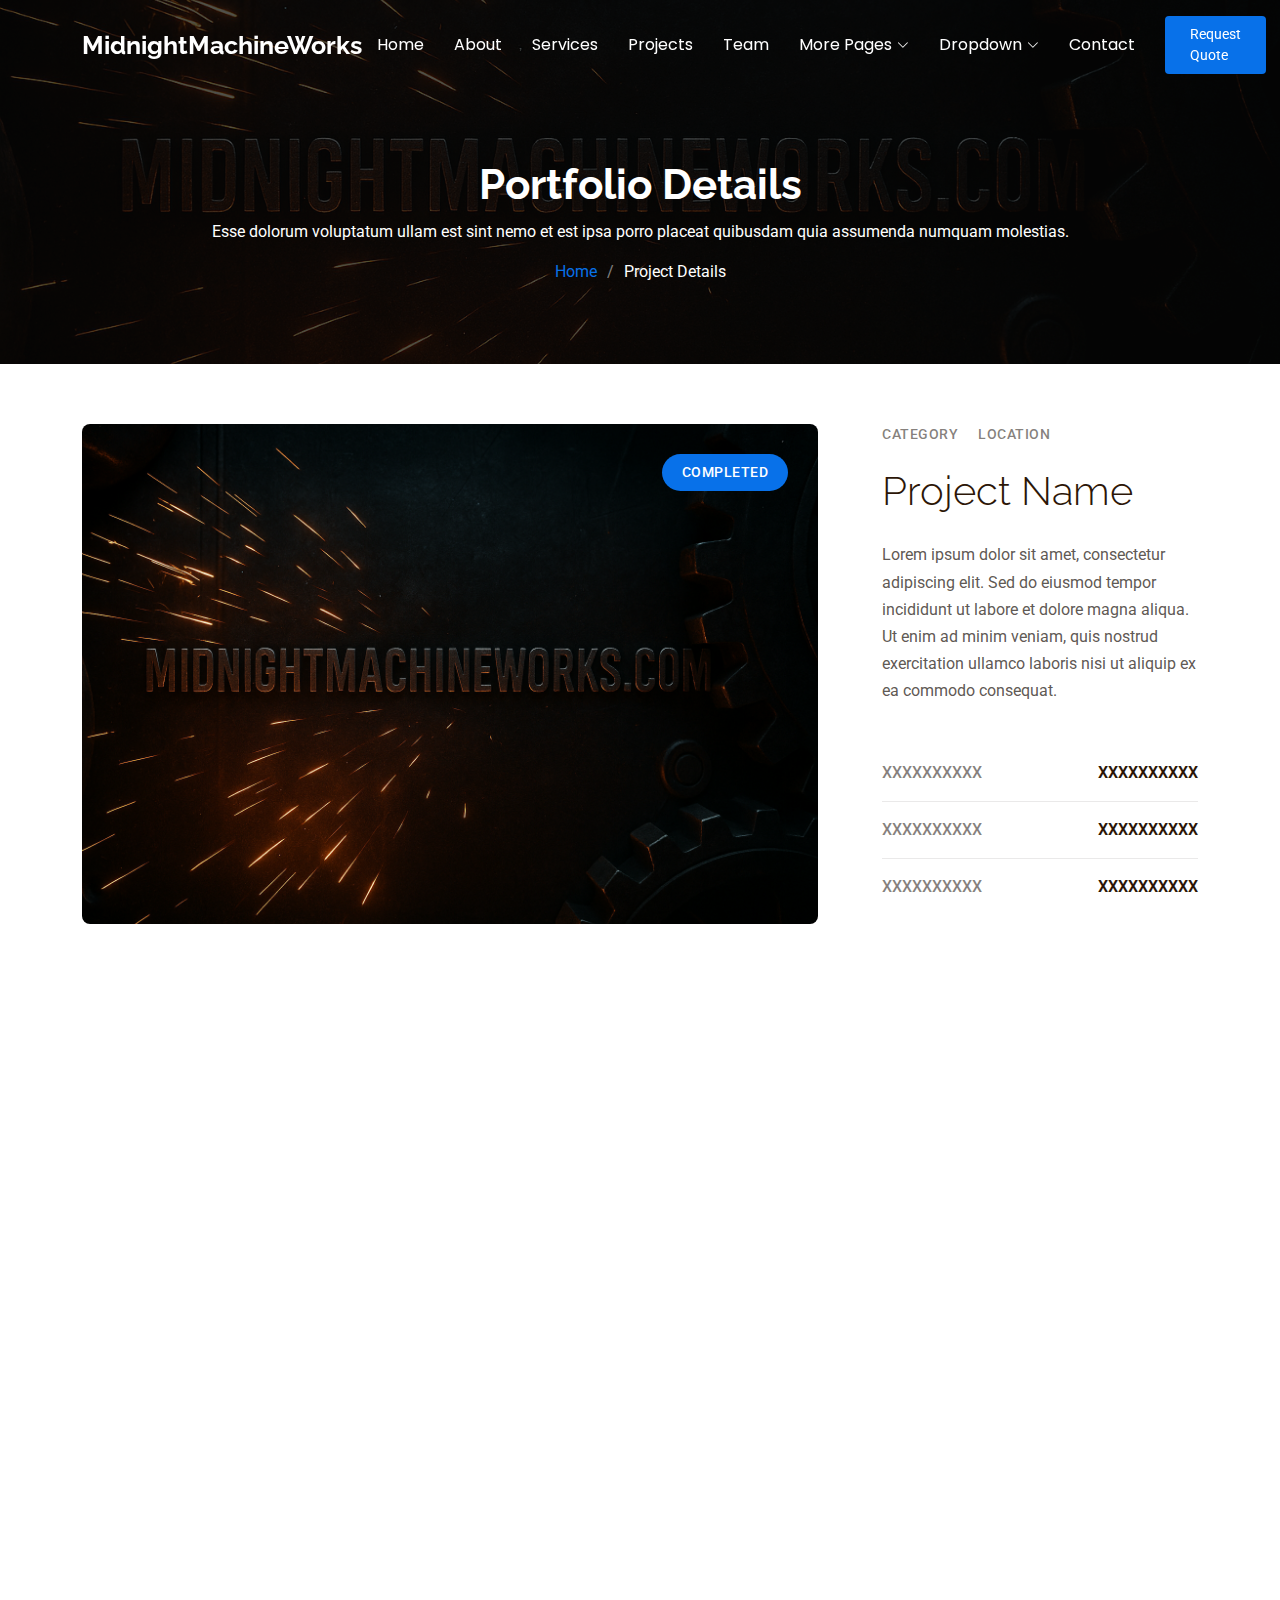
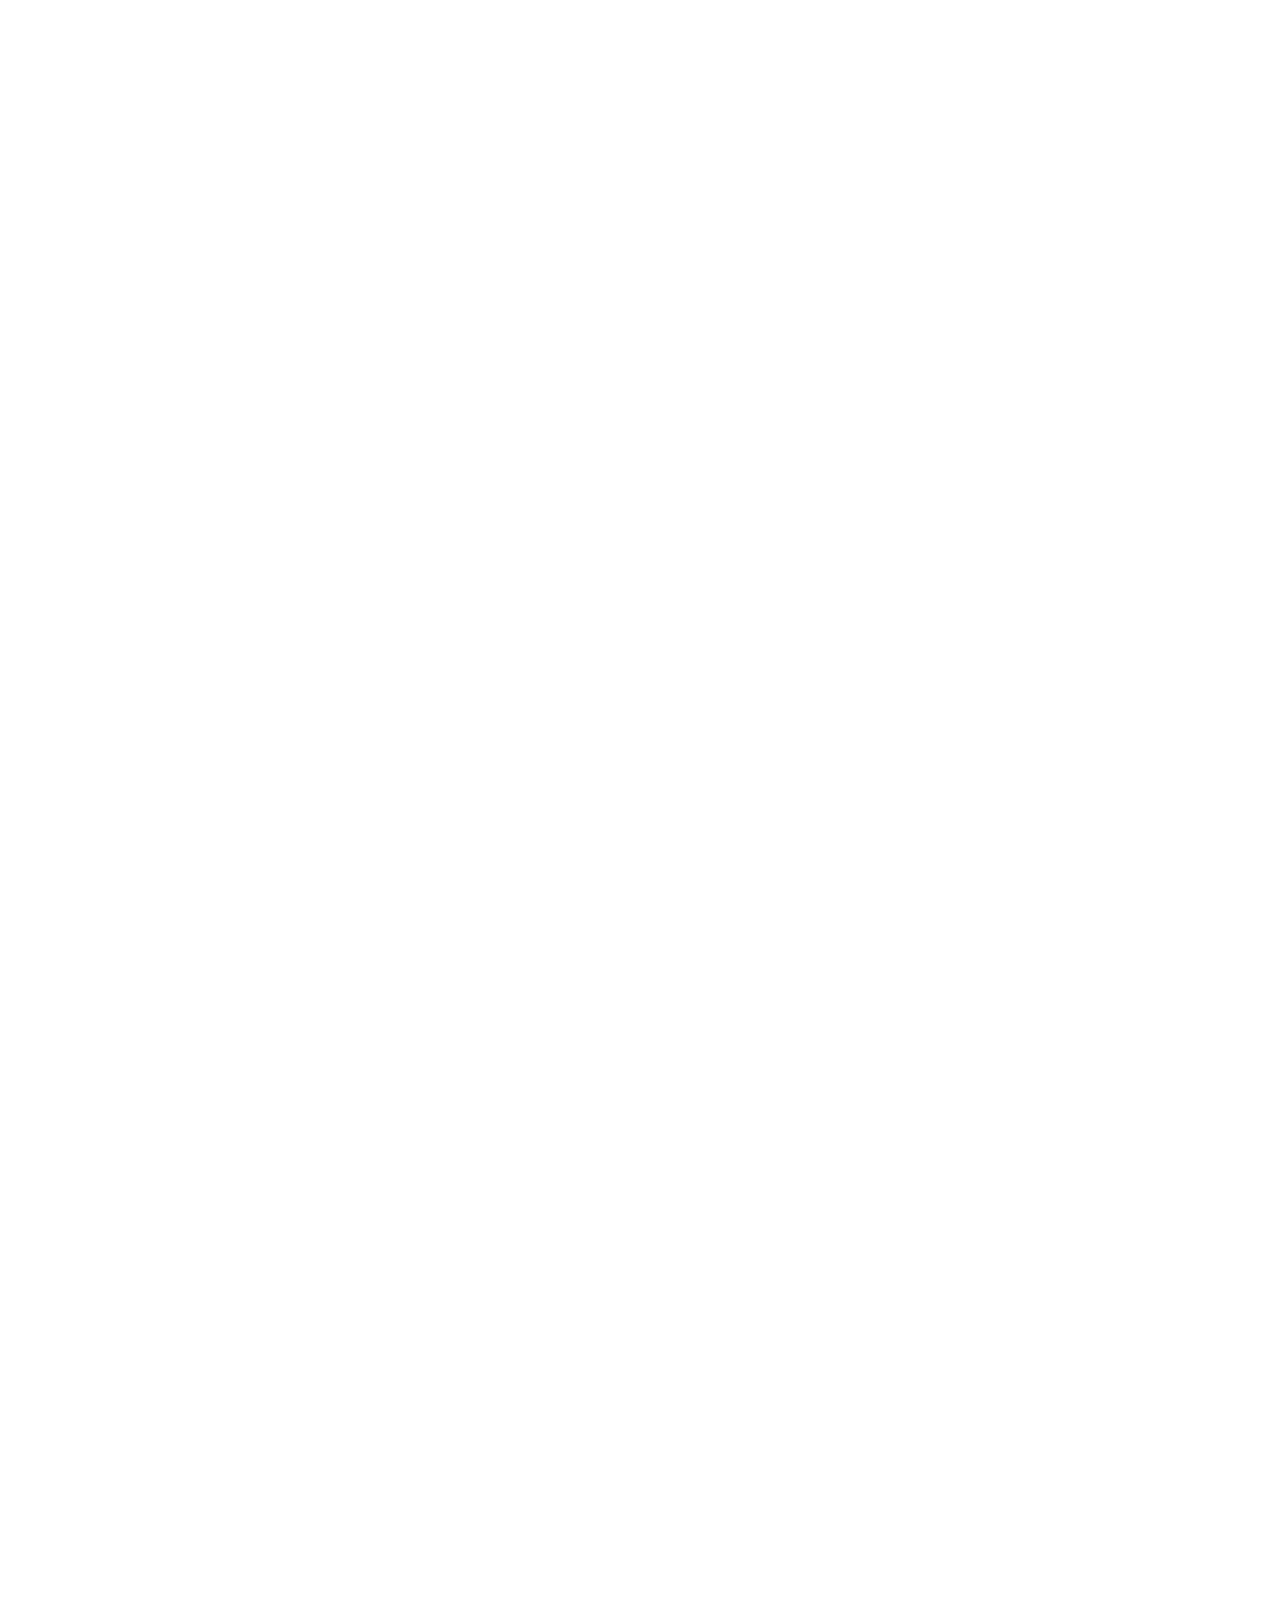
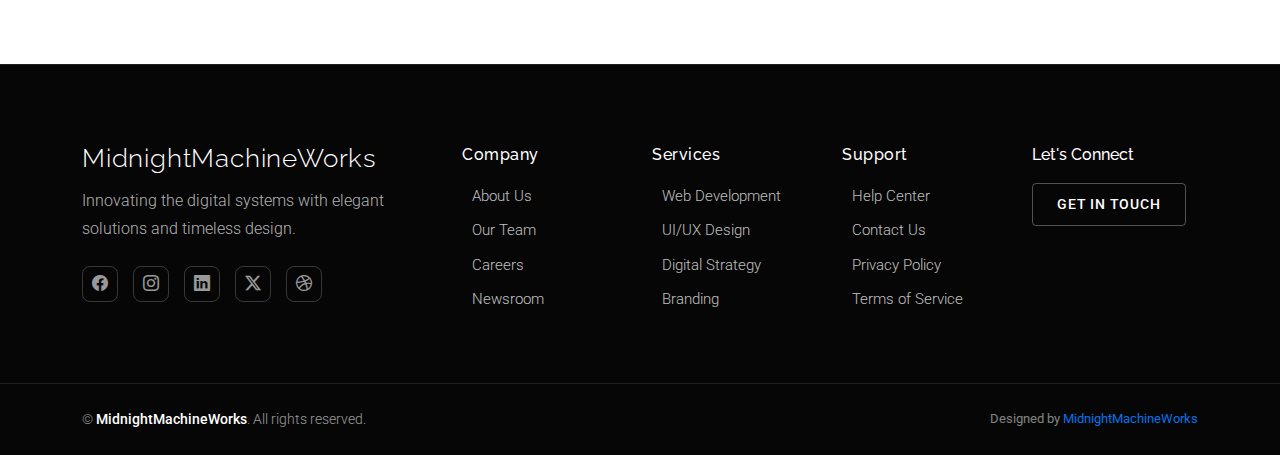
<file: project-details.html>
<!DOCTYPE html>
<html lang="en">

<head>
  <meta charset="utf-8">
  <meta content="width=device-width, initial-scale=1.0" name="viewport">
  <title>Project Details</title>
  <meta name="description" content="">
  <meta name="keywords" content="">

  <!-- Favicons -->
  <link href="assets/img/favicon.png" rel="icon">
  <link href="assets/img/apple-touch-icon.png" rel="apple-touch-icon">

  <!-- Fonts -->
  <link href="https://fonts.googleapis.com" rel="preconnect">
  <link href="https://fonts.gstatic.com" rel="preconnect" crossorigin>
  <link href="https://fonts.googleapis.com/css2?family=Roboto:ital,wght@0,100;0,300;0,400;0,500;0,700;0,900;1,100;1,300;1,400;1,500;1,700;1,900&family=Poppins:ital,wght@0,100;0,200;0,300;0,400;0,500;0,600;0,700;0,800;0,900;1,100;1,200;1,300;1,400;1,500;1,600;1,700;1,800;1,900&family=Raleway:ital,wght@0,100;0,200;0,300;0,400;0,500;0,600;0,700;0,800;0,900;1,100;1,200;1,300;1,400;1,500;1,600;1,700;1,800;1,900&display=swap" rel="stylesheet">

  <!-- Vendor CSS Files -->
  <link href="assets/vendor/bootstrap/css/bootstrap.min.css" rel="stylesheet">
  <link href="assets/vendor/bootstrap-icons/bootstrap-icons.css" rel="stylesheet">
  <link href="assets/vendor/aos/aos.css" rel="stylesheet">
  <link href="assets/vendor/glightbox/css/glightbox.min.css" rel="stylesheet">
  <link href="assets/vendor/swiper/swiper-bundle.min.css" rel="stylesheet">

  <!-- Main CSS File -->
  <link href="assets/css/main.css" rel="stylesheet">

  <!-- =======================================================
  * Template Name: MidnightMachineWorks
  ======================================================== -->
</head>

<body class="project-details-page">

  <header id="header" class="header d-flex align-items-center fixed-top">
    <div class="container-fluid container-xl position-relative d-flex align-items-center">

      <a href="index.html" class="logo d-flex align-items-center me-auto">
        <!-- Uncomment the line below if you also wish to use an image logo -->
        <!-- <img src="assets/img/logo.webp" alt=""> -->
        <h1 class="sitename" style="font-size: 25px;">MidnightMachineWorks</h1>
      </a>

      <nav id="navmenu" class="navmenu">
        <ul>
          <li><a href="index.html">Home</a></li>
          <li><a href="about.html">About</a></li>
          <li><a href="services.html">Services</a></li>
          <li><a href="projects.html">Projects</a></li>
          <li><a href="team.html">Team</a></li>
          <li class="dropdown"><a href="#"><span>More Pages</span> <i class="bi bi-chevron-down toggle-dropdown"></i></a>
            <ul>
              <li><a href="service-details.html">Service Details</a></li>
              <li><a href="project-details.html" class="active">Project Details</a></li>
              <li><a href="quote.html">Quote Form</a></li>
              <li><a href="terms.html">Terms</a></li>
              <li><a href="privacy.html">Privacy</a></li>
              <li><a href="404.html">404</a></li>
            </ul>
          </li>
          <li class="dropdown"><a href="#"><span>Dropdown</span> <i class="bi bi-chevron-down toggle-dropdown"></i></a>
            <ul>
              <li><a href="#">Dropdown 1</a></li>
              <li class="dropdown"><a href="#"><span>Deep Dropdown</span> <i class="bi bi-chevron-down toggle-dropdown"></i></a>
                <ul>
                  <li><a href="#">Deep Dropdown 1</a></li>
                  <li><a href="#">Deep Dropdown 2</a></li>
                  <li><a href="#">Deep Dropdown 3</a></li>
                  <li><a href="#">Deep Dropdown 4</a></li>
                  <li><a href="#">Deep Dropdown 5</a></li>
                </ul>
              </li>
              <li><a href="#">Dropdown 2</a></li>
              <li><a href="#">Dropdown 3</a></li>
              <li><a href="#">Dropdown 4</a></li>
            </ul>
          </li>
          <li><a href="contact.html">Contact</a></li>
        </ul>
        <i class="mobile-nav-toggle d-xl-none bi bi-list"></i>
      </nav>

      <a class="btn-getstarted d-none d-sm-block" href="quote.html">Request Quote</a>

    </div>
  </header>

  <main class="main">

    <!-- Page Title -->
    <div class="page-title dark-background" data-aos="fade" style="background-image: url(assets/img/construction/showcase-2.webp);">
      <div class="container position-relative">
        <h1>Portfolio Details</h1>
        <p>Esse dolorum voluptatum ullam est sint nemo et est ipsa porro placeat quibusdam quia assumenda numquam molestias.</p>
        <nav class="breadcrumbs">
          <ol>
            <li><a href="index.html">Home</a></li>
            <li class="current">Project Details</li>
          </ol>
        </nav>
      </div>
    </div><!-- End Page Title -->

    <!-- Project Details Section -->
    <section id="project-details" class="project-details section">

      <div class="container" data-aos="fade-up" data-aos-delay="100">

        <div class="row">
          <div class="col-lg-8">
            <div class="project-hero" data-aos="zoom-out" data-aos-delay="200">
              <img src="assets/img/construction/project-8.webp" alt="Luxury Office Complex" class="img-fluid">
              <div class="project-hero-overlay">
                <div class="project-status">Completed</div>
              </div>
            </div>
          </div>
          <div class="col-lg-4">
            <div class="project-info" data-aos="fade-left" data-aos-delay="300">
              <div class="project-meta">
                <span class="category">category</span>
                <span class="location">location</span>
              </div>
              <h1 class="project-title">Project Name</h1>
              <p class="project-description">Lorem ipsum dolor sit amet, consectetur adipiscing elit. Sed do eiusmod tempor incididunt ut labore et dolore magna aliqua. Ut enim ad minim veniam, quis nostrud exercitation ullamco laboris nisi ut aliquip ex ea commodo consequat.</p>

              <div class="project-details">
                <div class="detail-item">
                  <span class="label">XXXXXXXXXX</span>
                  <span class="value">XXXXXXXXXX</span>
                </div>
                <div class="detail-item">
                  <span class="label">XXXXXXXXXX</span>
                  <span class="value">XXXXXXXXXX</span>
                </div>
                <div class="detail-item">
                  <span class="label">XXXXXXXXXX</span>
                  <span class="value">XXXXXXXXXX</span>
                </div>
              </div>
            </div>
          </div>
        </div>

        <div class="project-gallery" data-aos="fade-up" data-aos-delay="400">
          <div class="row g-4">
            <div class="col-lg-6">
              <div class="gallery-item">
                <img src="assets/img/construction/project-3.webp" alt="Construction Progress" class="img-fluid" loading="lazy">
              </div>
            </div>
            <div class="col-lg-6">
              <div class="gallery-item">
                <img src="assets/img/construction/project-5.webp" alt="Interior Design" class="img-fluid" loading="lazy">
              </div>
            </div>
            <div class="col-lg-4">
              <div class="gallery-item">
                <img src="assets/img/construction/project-7.webp" alt="Building Exterior" class="img-fluid" loading="lazy">
              </div>
            </div>
            <div class="col-lg-8">
              <div class="gallery-item">
                <img src="assets/img/construction/project-11.webp" alt="Final Structure" class="img-fluid" loading="lazy">
              </div>
            </div>
          </div>
        </div>

        <div class="project-content" data-aos="fade-up" data-aos-delay="500">
          <div class="row justify-content-center">
            <div class="col-lg-8">
              <div class="content-section">
                <h3>Project Overview</h3>
                <p>Duis aute irure dolor in reprehenderit in voluptate velit esse cillum dolore eu fugiat nulla pariatur. Excepteur sint occaecat cupidatat non proident, sunt in culpa qui officia deserunt mollit anim id est laborum. Sed ut perspiciatis unde omnis iste natus error sit voluptatem accusantium doloremque laudantium.</p>
                <p>Totam rem aperiam, eaque ipsa quae ab illo inventore veritatis et quasi architecto beatae vitae dicta sunt explicabo. Nemo enim ipsam voluptatem quia voluptas sit aspernatur aut odit aut fugit, sed quia consequuntur magni dolores eos qui ratione voluptatem sequi nesciunt.</p>
              </div>

              <div class="content-section">
                <h3>Challenges &amp; Solutions</h3>
                <p>Neque porro quisquam est, qui dolorem ipsum quia dolor sit amet, consectetur, adipisci velit, sed quia non numquam eius modi tempora incidunt ut labore et dolore magnam aliquam quaerat voluptatem.</p>

                <div class="solution-points">
                  <div class="point-item">
                    <div class="point-icon">
                      <i class="bi bi-check-circle"></i>
                    </div>
                    <div class="point-content">
                      <h5>Structural Innovation</h5>
                      <p>Implemented advanced steel framework techniques to maximize open floor space while maintaining structural integrity.</p>
                    </div>
                  </div>
                  <div class="point-item">
                    <div class="point-icon">
                      <i class="bi bi-check-circle"></i>
                    </div>
                    <div class="point-content">
                      <h5>Sustainable Materials</h5>
                      <p>Utilized eco-friendly building materials and energy-efficient systems throughout the construction process.</p>
                    </div>
                  </div>
                  <div class="point-item">
                    <div class="point-icon">
                      <i class="bi bi-check-circle"></i>
                    </div>
                    <div class="point-content">
                      <h5>Timeline Management</h5>
                      <p>Delivered the project ahead of schedule through innovative project management and coordination strategies.</p>
                    </div>
                  </div>
                </div>
              </div>
            </div>
          </div>
        </div>

        <div class="project-specs" data-aos="fade-up" data-aos-delay="600">
          <div class="row">
            <div class="col-lg-6">
              <div class="specs-content">
                <h3>Technical Specifications</h3>
                <div class="specs-grid">
                  <div class="spec-item">
                    <span class="spec-label">XXXXXXXXXX</span>
                    <span class="spec-value">XXXXXXXXXX</span>
                  </div>
                  <div class="spec-item">
                    <span class="spec-label">XXXXXXXXXX</span>
                    <span class="spec-value">XXXXXXXXXX</span>
                  </div>
                  <div class="spec-item">
                    <span class="spec-label">XXXXXXXXXX</span>
                    <span class="spec-value">XXXXXXXXXX</span>
                  </div>
                  <div class="spec-item">
                    <span class="spec-label">XXXXXXXXXX</span>
                    <span class="spec-value">XXXXXXXXXX</span>
                  </div>
                  <div class="spec-item">
                    <span class="spec-label">XXXXXXXXXX</span>
                    <span class="spec-value">XXXXXXXXXX</span>
                  </div>
                  <div class="spec-item">
                    <span class="spec-label">XXXXXXXXXX</span>
                    <span class="spec-value">XXXXXXXXXX</span>
                  </div>
                </div>
              </div>
            </div>
            <div class="col-lg-6">
              <div class="specs-visual">
                <img src="assets/img/construction/project-9.webp" alt="Technical Drawing" class="img-fluid" loading="lazy">
              </div>
            </div>
          </div>
        </div>

      </div>

    </section><!-- /Project Details Section -->

  </main>

  <footer id="footer" class="footer dark-background">

    <div class="container">
      <div class="row gy-5">

        <div class="col-lg-4">
          <div class="footer-brand">
            <a href="index.html" class="logo d-flex align-items-center mb-3">
              <span class="sitename">MidnightMachineWorks</span>
            </a>
            <p class="tagline">Innovating the digital systems with elegant solutions and timeless design.</p>

            <div class="social-links mt-4">
              <a href="#" aria-label="Facebook"><i class="bi bi-facebook"></i></a>
              <a href="#" aria-label="Instagram"><i class="bi bi-instagram"></i></a>
              <a href="#" aria-label="LinkedIn"><i class="bi bi-linkedin"></i></a>
              <a href="#" aria-label="Twitter"><i class="bi bi-twitter-x"></i></a>
              <a href="#" aria-label="Dribbble"><i class="bi bi-dribbble"></i></a>
            </div>
          </div>
        </div>

        <div class="col-lg-6">
          <div class="footer-links-grid">
            <div class="row">
              <div class="col-6 col-md-4">
                <h5>Company</h5>
                <ul class="list-unstyled">
                  <li><a href="#">About Us</a></li>
                  <li><a href="#">Our Team</a></li>
                  <li><a href="#">Careers</a></li>
                  <li><a href="#">Newsroom</a></li>
                </ul>
              </div>
              <div class="col-6 col-md-4">
                <h5>Services</h5>
                <ul class="list-unstyled">
                  <li><a href="#">Web Development</a></li>
                  <li><a href="#">UI/UX Design</a></li>
                  <li><a href="#">Digital Strategy</a></li>
                  <li><a href="#">Branding</a></li>
                </ul>
              </div>
              <div class="col-6 col-md-4">
                <h5>Support</h5>
                <ul class="list-unstyled">
                  <li><a href="#">Help Center</a></li>
                  <li><a href="#">Contact Us</a></li>
                  <li><a href="#">Privacy Policy</a></li>
                  <li><a href="#">Terms of Service</a></li>
                </ul>
              </div>
            </div>
          </div>
        </div>

        <div class="col-lg-2">
          <div class="footer-cta">
            <h5>Let's Connect</h5>
            <a href="contact.html" class="btn btn-outline">Get in Touch</a>
          </div>
        </div>

      </div>
    </div>

    <div class="footer-bottom">
      <div class="container">
        <div class="row">
          <div class="col-12">
            <div class="footer-bottom-content">
              <p class="mb-0">© <span class="sitename">MidnightMachineWorks</span>. All rights reserved.</p>
              <div class="credits">
                
                Designed by <a href="https://midnight-machineworks.com/">MidnightMachineWorks</a>
              </div>
            </div>
          </div>
        </div>
      </div>
    </div>

  </footer>

  <!-- Scroll Top -->
  <a href="#" id="scroll-top" class="scroll-top d-flex align-items-center justify-content-center"><i class="bi bi-arrow-up-short"></i></a>

  <!-- Preloader -->
  <div id="preloader"></div>

  <!-- Vendor JS Files -->
  <script src="assets/vendor/bootstrap/js/bootstrap.bundle.min.js"></script>
  <script src="assets/vendor/php-email-form/validate.js"></script>
  <script src="assets/vendor/aos/aos.js"></script>
  <script src="assets/vendor/purecounter/purecounter_vanilla.js"></script>
  <script src="assets/vendor/glightbox/js/glightbox.min.js"></script>
  <script src="assets/vendor/swiper/swiper-bundle.min.js"></script>

  <!-- Main JS File -->
  <script src="assets/js/main.js"></script>

</body>

</html>
</file>
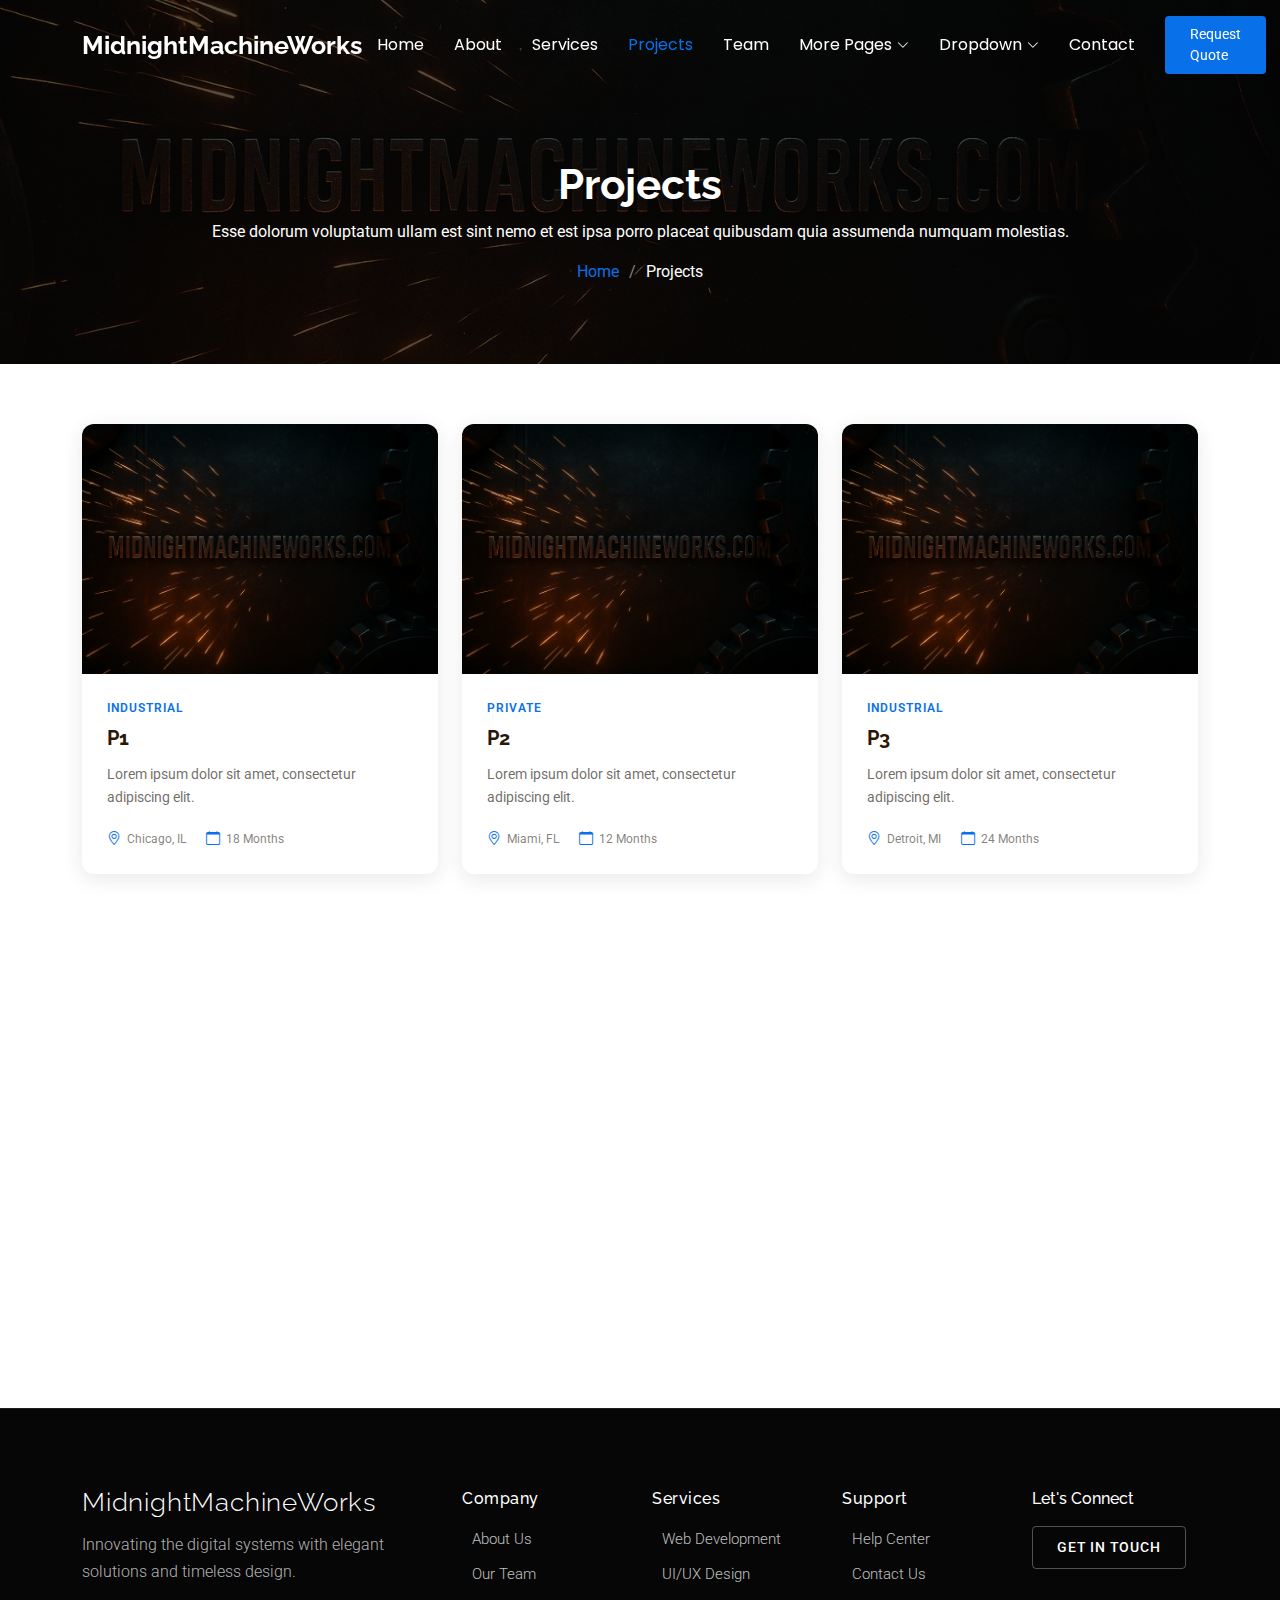
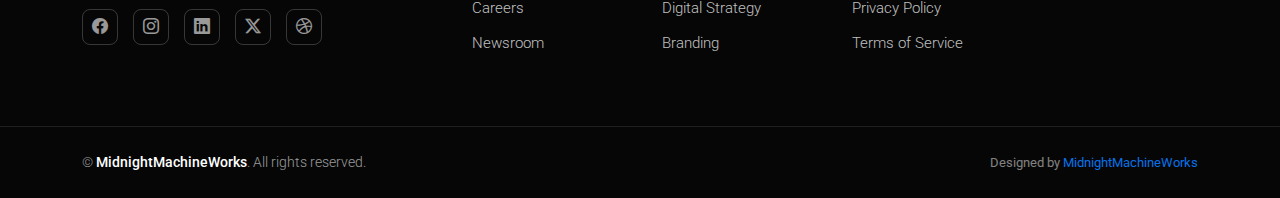
<file: projects.html>
<!DOCTYPE html>
<html lang="en">

<head>
  <meta charset="utf-8">
  <meta content="width=device-width, initial-scale=1.0" name="viewport">
  <title>Projects</title>
  <meta name="description" content="">
  <meta name="keywords" content="">

  <!-- Favicons -->
  <link href="assets/img/favicon.png" rel="icon">
  <link href="assets/img/apple-touch-icon.png" rel="apple-touch-icon">

  <!-- Fonts -->
  <link href="https://fonts.googleapis.com" rel="preconnect">
  <link href="https://fonts.gstatic.com" rel="preconnect" crossorigin>
  <link href="https://fonts.googleapis.com/css2?family=Roboto:ital,wght@0,100;0,300;0,400;0,500;0,700;0,900;1,100;1,300;1,400;1,500;1,700;1,900&family=Poppins:ital,wght@0,100;0,200;0,300;0,400;0,500;0,600;0,700;0,800;0,900;1,100;1,200;1,300;1,400;1,500;1,600;1,700;1,800;1,900&family=Raleway:ital,wght@0,100;0,200;0,300;0,400;0,500;0,600;0,700;0,800;0,900;1,100;1,200;1,300;1,400;1,500;1,600;1,700;1,800;1,900&display=swap" rel="stylesheet">

  <!-- Vendor CSS Files -->
  <link href="assets/vendor/bootstrap/css/bootstrap.min.css" rel="stylesheet">
  <link href="assets/vendor/bootstrap-icons/bootstrap-icons.css" rel="stylesheet">
  <link href="assets/vendor/aos/aos.css" rel="stylesheet">
  <link href="assets/vendor/glightbox/css/glightbox.min.css" rel="stylesheet">
  <link href="assets/vendor/swiper/swiper-bundle.min.css" rel="stylesheet">

  <!-- Main CSS File -->
  <link href="assets/css/main.css" rel="stylesheet">

  <!-- =======================================================
  * Template Name: MidnightMachineWorks
  ======================================================== -->
</head>

<body class="projects-page">

  <header id="header" class="header d-flex align-items-center fixed-top">
    <div class="container-fluid container-xl position-relative d-flex align-items-center">

      <a href="index.html" class="logo d-flex align-items-center me-auto">
        <!-- Uncomment the line below if you also wish to use an image logo -->
        <!-- <img src="assets/img/logo.webp" alt=""> -->
        <h1 class="sitename" style="font-size: 25px;">MidnightMachineWorks</h1>
      </a>

      <nav id="navmenu" class="navmenu">
        <ul>
          <li><a href="index.html">Home</a></li>
          <li><a href="about.html">About</a></li>
          <li><a href="services.html">Services</a></li>
          <li><a href="projects.html" class="active">Projects</a></li>
          <li><a href="team.html">Team</a></li>
          <li class="dropdown"><a href="#"><span>More Pages</span> <i class="bi bi-chevron-down toggle-dropdown"></i></a>
            <ul>
              <li><a href="service-details.html">Service Details</a></li>
              <li><a href="project-details.html">Project Details</a></li>
              <li><a href="quote.html">Quote Form</a></li>
              <li><a href="terms.html">Terms</a></li>
              <li><a href="privacy.html">Privacy</a></li>
              <li><a href="404.html">404</a></li>
            </ul>
          </li>
          <li class="dropdown"><a href="#"><span>Dropdown</span> <i class="bi bi-chevron-down toggle-dropdown"></i></a>
            <ul>
              <li><a href="#">Dropdown 1</a></li>
              <li class="dropdown"><a href="#"><span>Deep Dropdown</span> <i class="bi bi-chevron-down toggle-dropdown"></i></a>
                <ul>
                  <li><a href="#">Deep Dropdown 1</a></li>
                  <li><a href="#">Deep Dropdown 2</a></li>
                  <li><a href="#">Deep Dropdown 3</a></li>
                  <li><a href="#">Deep Dropdown 4</a></li>
                  <li><a href="#">Deep Dropdown 5</a></li>
                </ul>
              </li>
              <li><a href="#">Dropdown 2</a></li>
              <li><a href="#">Dropdown 3</a></li>
              <li><a href="#">Dropdown 4</a></li>
            </ul>
          </li>
          <li><a href="contact.html">Contact</a></li>
        </ul>
        <i class="mobile-nav-toggle d-xl-none bi bi-list"></i>
      </nav>

      <a class="btn-getstarted d-none d-sm-block" href="quote.html">Request Quote</a>

    </div>
  </header>

  <main class="main">

    <!-- Page Title -->
    <div class="page-title dark-background" data-aos="fade" style="background-image: url(assets/img/construction/showcase-2.webp);">
      <div class="container position-relative">
        <h1>Projects</h1>
        <p>Esse dolorum voluptatum ullam est sint nemo et est ipsa porro placeat quibusdam quia assumenda numquam molestias.</p>
        <nav class="breadcrumbs">
          <ol>
            <li><a href="index.html">Home</a></li>
            <li class="current">Projects</li>
          </ol>
        </nav>
      </div>
    </div><!-- End Page Title -->

    <!-- Projects Section -->
    <section id="projects" class="projects section">

      <div class="container" data-aos="fade-up" data-aos-delay="100">

        <div class="row gy-4">

          <div class="col-lg-4 col-md-6" data-aos="fade-up" data-aos-delay="100">
            <div class="project-card">
              <div class="project-image">
                <img src="assets/img/construction/project-3.webp" alt="Project" class="img-fluid">
                <div class="project-overlay">
                  <div class="project-status completed">Completed</div>
                  <div class="project-actions">
                    <a href="project-details.html" class="btn-project">View Details</a>
                  </div>
                </div>
              </div>
              <div class="project-info">
                <div class="project-category">Industrial</div>
                <h4 class="project-title">P1</h4>
                <p class="project-description">Lorem ipsum dolor sit amet, consectetur adipiscing elit.</p>
                <div class="project-meta">
                  <span class="location"><i class="bi bi-geo-alt"></i> Chicago, IL</span>
                  <span class="timeline"><i class="bi bi-calendar"></i> 18 Months</span>
                </div>
              </div>
            </div>
          </div><!-- End Project Item -->

          <div class="col-lg-4 col-md-6" data-aos="fade-up" data-aos-delay="200">
            <div class="project-card">
              <div class="project-image">
                <img src="assets/img/construction/project-7.webp" alt="Project" class="img-fluid">
                <div class="project-overlay">
                  <div class="project-status in-progress">In Progress</div>
                  <div class="project-actions">
                    <a href="project-details.html" class="btn-project">View Details</a>
                  </div>
                </div>
              </div>
              <div class="project-info">
                <div class="project-category">Private</div>
                <h4 class="project-title">P2</h4>
                <p class="project-description">Lorem ipsum dolor sit amet, consectetur adipiscing elit.</p>
                <div class="project-meta">
                  <span class="location"><i class="bi bi-geo-alt"></i> Miami, FL</span>
                  <span class="timeline"><i class="bi bi-calendar"></i> 12 Months</span>
                </div>
              </div>
            </div>
          </div><!-- End Project Item -->

          <div class="col-lg-4 col-md-6" data-aos="fade-up" data-aos-delay="300">
            <div class="project-card">
              <div class="project-image">
                <img src="assets/img/construction/project-11.webp" alt="Project" class="img-fluid">
                <div class="project-overlay">
                  <div class="project-status completed">Completed</div>
                  <div class="project-actions">
                    <a href="project-details.html" class="btn-project">View Details</a>
                  </div>
                </div>
              </div>
              <div class="project-info">
                <div class="project-category">Industrial</div>
                <h4 class="project-title">P3</h4>
                <p class="project-description">Lorem ipsum dolor sit amet, consectetur adipiscing elit.</p>
                <div class="project-meta">
                  <span class="location"><i class="bi bi-geo-alt"></i> Detroit, MI</span>
                  <span class="timeline"><i class="bi bi-calendar"></i> 24 Months</span>
                </div>
              </div>
            </div>
          </div><!-- End Project Item -->

          <div class="col-lg-4 col-md-6" data-aos="fade-up" data-aos-delay="100">
            <div class="project-card">
              <div class="project-image">
                <img src="assets/img/construction/project-1.webp" alt="Project" class="img-fluid">
                <div class="project-overlay">
                  <div class="project-status completed">Completed</div>
                  <div class="project-actions">
                    <a href="project-details.html" class="btn-project">View Details</a>
                  </div>
                </div>
              </div>
              <div class="project-info">
                <div class="project-category">Healthcare</div>
                <h4 class="project-title">P4</h4>
                <p class="project-description">Lorem ipsum dolor sit amet, consectetur adipiscing elit.</p>
                <div class="project-meta">
                  <span class="location"><i class="bi bi-geo-alt"></i> Phoenix, AZ</span>
                  <span class="timeline"><i class="bi bi-calendar"></i> 30 Months</span>
                </div>
              </div>
            </div>
          </div><!-- End Project Item -->

          <div class="col-lg-4 col-md-6" data-aos="fade-up" data-aos-delay="200">
            <div class="project-card">
              <div class="project-image">
                <img src="assets/img/construction/project-9.webp" alt="Project" class="img-fluid">
                <div class="project-overlay">
                  <div class="project-status planning">Planning</div>
                  <div class="project-actions">
                    <a href="project-details.html" class="btn-project">View Details</a>
                  </div>
                </div>
              </div>
              <div class="project-info">
                <div class="project-category">Private</div>
                <h4 class="project-title">P5</h4>
                <p class="project-description">Lorem ipsum dolor sit amet, consectetur adipiscing elit.</p>
                <div class="project-meta">
                  <span class="location"><i class="bi bi-geo-alt"></i> Austin, TX</span>
                  <span class="timeline"><i class="bi bi-calendar"></i> 36 Months</span>
                </div>
              </div>
            </div>
          </div><!-- End Project Item -->

          <div class="col-lg-4 col-md-6" data-aos="fade-up" data-aos-delay="300">
            <div class="project-card">
              <div class="project-image">
                <img src="assets/img/construction/project-5.webp" alt="Project" class="img-fluid">
                <div class="project-overlay">
                  <div class="project-status completed">Completed</div>
                  <div class="project-actions">
                    <a href="project-details.html" class="btn-project">View Details</a>
                  </div>
                </div>
              </div>
              <div class="project-info">
                <div class="project-category">Industrial</div>
                <h4 class="project-title">P6</h4>
                <p class="project-description">Lorem ipsum dolor sit amet, consectetur adipiscing elit.</p>
                <div class="project-meta">
                  <span class="location"><i class="bi bi-geo-alt"></i> Seattle, WA</span>
                  <span class="timeline"><i class="bi bi-calendar"></i> 20 Months</span>
                </div>
              </div>
            </div>
          </div><!-- End Project Item -->

        </div>

      </div>

    </section><!-- /Projects Section -->

  </main>

  <footer id="footer" class="footer dark-background">

    <div class="container">
      <div class="row gy-5">

        <div class="col-lg-4">
          <div class="footer-brand">
            <a href="index.html" class="logo d-flex align-items-center mb-3">
              <span class="sitename">MidnightMachineWorks</span>
            </a>
            <p class="tagline">Innovating the digital systems with elegant solutions and timeless design.</p>

            <div class="social-links mt-4">
              <a href="#" aria-label="Facebook"><i class="bi bi-facebook"></i></a>
              <a href="#" aria-label="Instagram"><i class="bi bi-instagram"></i></a>
              <a href="#" aria-label="LinkedIn"><i class="bi bi-linkedin"></i></a>
              <a href="#" aria-label="Twitter"><i class="bi bi-twitter-x"></i></a>
              <a href="#" aria-label="Dribbble"><i class="bi bi-dribbble"></i></a>
            </div>
          </div>
        </div>

        <div class="col-lg-6">
          <div class="footer-links-grid">
            <div class="row">
              <div class="col-6 col-md-4">
                <h5>Company</h5>
                <ul class="list-unstyled">
                  <li><a href="#">About Us</a></li>
                  <li><a href="#">Our Team</a></li>
                  <li><a href="#">Careers</a></li>
                  <li><a href="#">Newsroom</a></li>
                </ul>
              </div>
              <div class="col-6 col-md-4">
                <h5>Services</h5>
                <ul class="list-unstyled">
                  <li><a href="#">Web Development</a></li>
                  <li><a href="#">UI/UX Design</a></li>
                  <li><a href="#">Digital Strategy</a></li>
                  <li><a href="#">Branding</a></li>
                </ul>
              </div>
              <div class="col-6 col-md-4">
                <h5>Support</h5>
                <ul class="list-unstyled">
                  <li><a href="#">Help Center</a></li>
                  <li><a href="#">Contact Us</a></li>
                  <li><a href="#">Privacy Policy</a></li>
                  <li><a href="#">Terms of Service</a></li>
                </ul>
              </div>
            </div>
          </div>
        </div>

        <div class="col-lg-2">
          <div class="footer-cta">
            <h5>Let's Connect</h5>
            <a href="contact.html" class="btn btn-outline">Get in Touch</a>
          </div>
        </div>

      </div>
    </div>

    <div class="footer-bottom">
      <div class="container">
        <div class="row">
          <div class="col-12">
            <div class="footer-bottom-content">
              <p class="mb-0">© <span class="sitename">MidnightMachineWorks</span>. All rights reserved.</p>
              <div class="credits">
                
                Designed by <a href="https://Midnight-machineworks.com/">MidnightMachineWorks</a>
              </div>
            </div>
          </div>
        </div>
      </div>
    </div>

  </footer>

  <!-- Scroll Top -->
  <a href="#" id="scroll-top" class="scroll-top d-flex align-items-center justify-content-center"><i class="bi bi-arrow-up-short"></i></a>

  <!-- Preloader -->
  <div id="preloader"></div>

  <!-- Vendor JS Files -->
  <script src="assets/vendor/bootstrap/js/bootstrap.bundle.min.js"></script>
  <script src="assets/vendor/php-email-form/validate.js"></script>
  <script src="assets/vendor/aos/aos.js"></script>
  <script src="assets/vendor/purecounter/purecounter_vanilla.js"></script>
  <script src="assets/vendor/glightbox/js/glightbox.min.js"></script>
  <script src="assets/vendor/swiper/swiper-bundle.min.js"></script>

  <!-- Main JS File -->
  <script src="assets/js/main.js"></script>

</body>

</html>
</file>
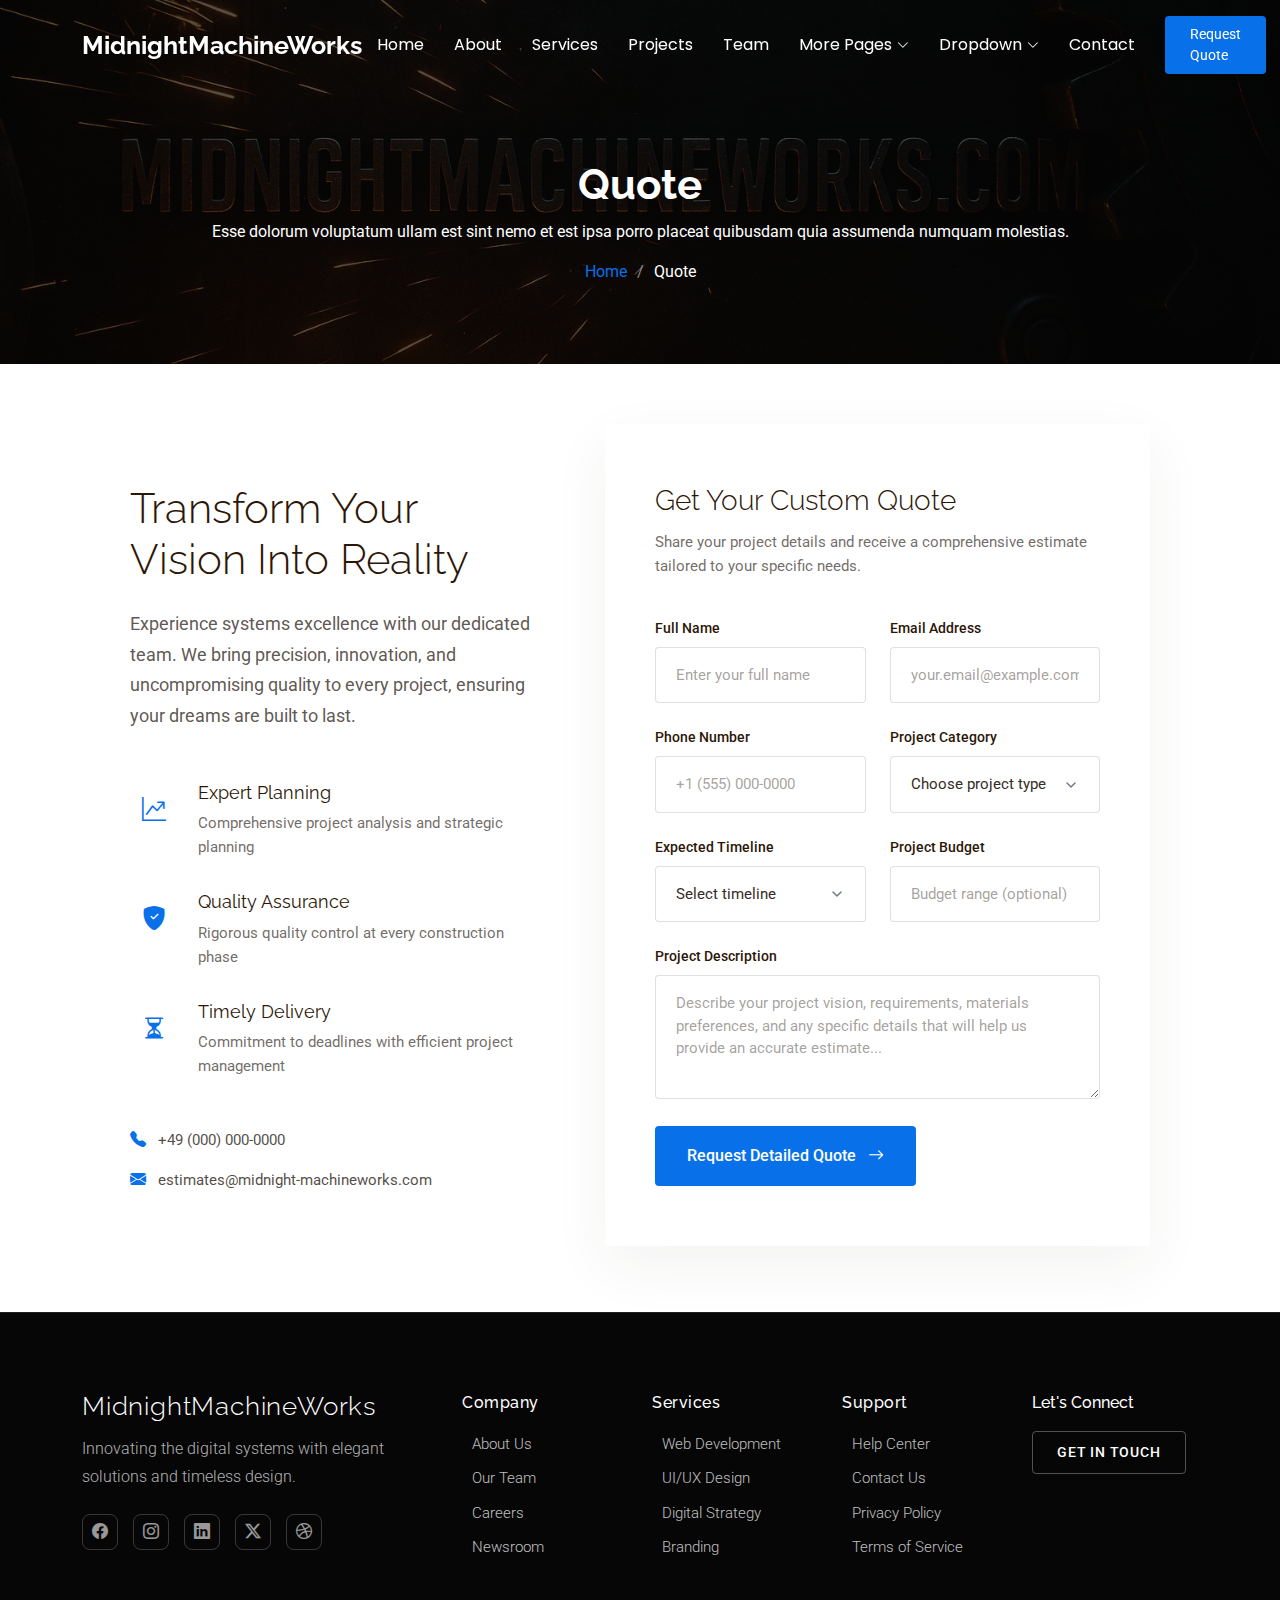
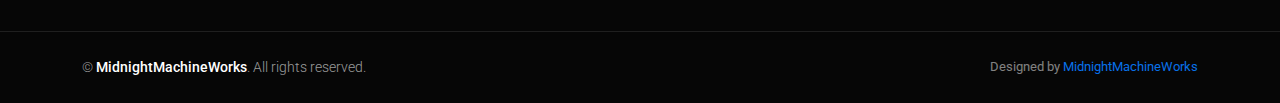
<file: quote.html>
<!DOCTYPE html>
<html lang="en">

<head>
  <meta charset="utf-8">
  <meta content="width=device-width, initial-scale=1.0" name="viewport">
  <title>Quote</title>
  <meta name="description" content="">
  <meta name="keywords" content="">

  <!-- Favicons -->
  <link href="assets/img/favicon.png" rel="icon">
  <link href="assets/img/apple-touch-icon.png" rel="apple-touch-icon">

  <!-- Fonts -->
  <link href="https://fonts.googleapis.com" rel="preconnect">
  <link href="https://fonts.gstatic.com" rel="preconnect" crossorigin>
  <link href="https://fonts.googleapis.com/css2?family=Roboto:ital,wght@0,100;0,300;0,400;0,500;0,700;0,900;1,100;1,300;1,400;1,500;1,700;1,900&family=Poppins:ital,wght@0,100;0,200;0,300;0,400;0,500;0,600;0,700;0,800;0,900;1,100;1,200;1,300;1,400;1,500;1,600;1,700;1,800;1,900&family=Raleway:ital,wght@0,100;0,200;0,300;0,400;0,500;0,600;0,700;0,800;0,900;1,100;1,200;1,300;1,400;1,500;1,600;1,700;1,800;1,900&display=swap" rel="stylesheet">

  <!-- Vendor CSS Files -->
  <link href="assets/vendor/bootstrap/css/bootstrap.min.css" rel="stylesheet">
  <link href="assets/vendor/bootstrap-icons/bootstrap-icons.css" rel="stylesheet">
  <link href="assets/vendor/aos/aos.css" rel="stylesheet">
  <link href="assets/vendor/glightbox/css/glightbox.min.css" rel="stylesheet">
  <link href="assets/vendor/swiper/swiper-bundle.min.css" rel="stylesheet">

  <!-- Main CSS File -->
  <link href="assets/css/main.css" rel="stylesheet">

  <!-- =======================================================
  * Template Name: MidnightMachineWorks
  ======================================================== -->
</head>

<body class="quote-page">

  <header id="header" class="header d-flex align-items-center fixed-top">
    <div class="container-fluid container-xl position-relative d-flex align-items-center">

      <a href="index.html" class="logo d-flex align-items-center me-auto">
        <!-- Uncomment the line below if you also wish to use an image logo -->
        <!-- <img src="assets/img/logo.webp" alt=""> -->
        <h1 class="sitename" style="font-size: 25px;">MidnightMachineWorks</h1>
      </a>

      <nav id="navmenu" class="navmenu">
        <ul>
          <li><a href="index.html">Home</a></li>
          <li><a href="about.html">About</a></li>
          <li><a href="services.html">Services</a></li>
          <li><a href="projects.html">Projects</a></li>
          <li><a href="team.html">Team</a></li>
          <li class="dropdown"><a href="#"><span>More Pages</span> <i class="bi bi-chevron-down toggle-dropdown"></i></a>
            <ul>
              <li><a href="service-details.html">Service Details</a></li>
              <li><a href="project-details.html">Project Details</a></li>
              <li><a href="quote.html" class="active">Quote Form</a></li>
              <li><a href="terms.html">Terms</a></li>
              <li><a href="privacy.html">Privacy</a></li>
              <li><a href="404.html">404</a></li>
            </ul>
          </li>
          <li class="dropdown"><a href="#"><span>Dropdown</span> <i class="bi bi-chevron-down toggle-dropdown"></i></a>
            <ul>
              <li><a href="#">Dropdown 1</a></li>
              <li class="dropdown"><a href="#"><span>Deep Dropdown</span> <i class="bi bi-chevron-down toggle-dropdown"></i></a>
                <ul>
                  <li><a href="#">Deep Dropdown 1</a></li>
                  <li><a href="#">Deep Dropdown 2</a></li>
                  <li><a href="#">Deep Dropdown 3</a></li>
                  <li><a href="#">Deep Dropdown 4</a></li>
                  <li><a href="#">Deep Dropdown 5</a></li>
                </ul>
              </li>
              <li><a href="#">Dropdown 2</a></li>
              <li><a href="#">Dropdown 3</a></li>
              <li><a href="#">Dropdown 4</a></li>
            </ul>
          </li>
          <li><a href="contact.html">Contact</a></li>
        </ul>
        <i class="mobile-nav-toggle d-xl-none bi bi-list"></i>
      </nav>

      <a class="btn-getstarted d-none d-sm-block" href="quote.html">Request Quote</a>

    </div>
  </header>

  <main class="main">

    <!-- Page Title -->
    <div class="page-title dark-background" data-aos="fade" style="background-image: url(assets/img/construction/showcase-2.webp);">
      <div class="container position-relative">
        <h1>Quote</h1>
        <p>Esse dolorum voluptatum ullam est sint nemo et est ipsa porro placeat quibusdam quia assumenda numquam molestias.</p>
        <nav class="breadcrumbs">
          <ol>
            <li><a href="index.html">Home</a></li>
            <li class="current">Quote</li>
          </ol>
        </nav>
      </div>
    </div><!-- End Page Title -->

    <!-- Quote Section -->
    <section id="quote" class="quote section">

      <div class="container" data-aos="fade-up" data-aos-delay="100">

        <div class="row justify-content-center">
          <div class="col-lg-11">
            <div class="quote-container">
              <div class="row">
                <div class="col-lg-5" data-aos="fade-right" data-aos-delay="200">
                  <div class="quote-content">
                    <h2>Transform Your Vision Into Reality</h2>
                    <p>Experience systems excellence with our dedicated team. We bring precision, innovation, and uncompromising quality to every project, ensuring your dreams are built to last.</p>

                    <div class="quote-benefits">
                      <div class="benefit-item">
                        <div class="benefit-icon">
                          <i class="bi bi-graph-up-arrow"></i>
                        </div>
                        <div class="benefit-content">
                          <h4>Expert Planning</h4>
                          <p>Comprehensive project analysis and strategic planning</p>
                        </div>
                      </div>

                      <div class="benefit-item">
                        <div class="benefit-icon">
                          <i class="bi bi-shield-fill-check"></i>
                        </div>
                        <div class="benefit-content">
                          <h4>Quality Assurance</h4>
                          <p>Rigorous quality control at every construction phase</p>
                        </div>
                      </div>

                      <div class="benefit-item">
                        <div class="benefit-icon">
                          <i class="bi bi-hourglass-split"></i>
                        </div>
                        <div class="benefit-content">
                          <h4>Timely Delivery</h4>
                          <p>Commitment to deadlines with efficient project management</p>
                        </div>
                      </div>
                    </div>

                    <div class="contact-info">
                      <div class="contact-detail">
                        <i class="bi bi-telephone-fill"></i>
                        <span>+49 (000) 000-0000</span>
                      </div>
                      <div class="contact-detail">
                        <i class="bi bi-envelope-fill"></i>
                        <span>estimates@midnight-machineworks.com</span>
                      </div>
                    </div>
                  </div>
                </div>

                <div class="col-lg-7" data-aos="fade-left" data-aos-delay="300">
                  <div class="quote-form">
                    <div class="form-intro">
                      <h3>Get Your Custom Quote</h3>
                      <p>Share your project details and receive a comprehensive estimate tailored to your specific needs.</p>
                    </div>

                    <form action="forms/quote.php" method="post" class="php-email-form">
                      <div class="form-grid">
                        <div class="form-field">
                          <label for="fullname">Full Name</label>
                          <input type="text" name="name" id="fullname" placeholder="Enter your full name" required="">
                        </div>

                        <div class="form-field">
                          <label for="email">Email Address</label>
                          <input type="email" name="email" id="email" placeholder="your.email@example.com" required="">
                        </div>

                        <div class="form-field">
                          <label for="phone">Phone Number</label>
                          <input type="tel" name="phone" id="phone" placeholder="+1 (555) 000-0000" required="">
                        </div>

                        <div class="form-field">
                          <label for="project-type">Project Category</label>
                          <select name="type" id="project-type" required="">
                            <option value="">Choose project type</option>
                            <option value="custom-home">Option 1</option>
                            <option value="commercial">Option 2</option>
                            <option value="renovation">Option 3</option>
                            <option value="addition">Option 4</option>
                            <option value="industrial">Option 5</option>
                            <option value="consultation">Option 6</option>
                          </select>
                        </div>

                        <div class="form-field">
                          <label for="timeline">Expected Timeline</label>
                          <select name="timeline" id="timeline" required="">
                            <option value="">Select timeline</option>
                            <option value="immediate">Immediate Start</option>
                            <option value="2-4weeks">2-4 Weeks</option>
                            <option value="1-3months">1-3 Months</option>
                            <option value="6months">6+ Months</option>
                            <option value="flexible">Flexible Timeline</option>
                          </select>
                        </div>

                        <div class="form-field">
                          <label for="budget">Project Budget</label>
                          <input type="text" name="budget" id="budget" placeholder="Budget range (optional)">
                        </div>
                      </div>

                      <div class="form-field full-width">
                        <label for="description">Project Description</label>
                        <textarea name="message" id="description" rows="4" placeholder="Describe your project vision, requirements, materials preferences, and any specific details that will help us provide an accurate estimate..." required=""></textarea>
                      </div>

                      <div class="loading">Loading</div>
                      <div class="error-message"></div>
                      <div class="sent-message">Thank you! Your quote request has been received. Our team will review your project and contact you within 24 hours.</div>

                      <button type="submit" class="submit-btn">
                        <span>Request Detailed Quote</span>
                        <i class="bi bi-arrow-right"></i>
                      </button>
                    </form>
                  </div>
                </div>
              </div>
            </div>
          </div>
        </div>

      </div>

    </section><!-- /Quote Section -->

  </main>

  <footer id="footer" class="footer dark-background">

    <div class="container">
      <div class="row gy-5">

        <div class="col-lg-4">
          <div class="footer-brand">
            <a href="index.html" class="logo d-flex align-items-center mb-3">
              <span class="sitename">MidnightMachineWorks</span>
            </a>
            <p class="tagline">Innovating the digital systems with elegant solutions and timeless design.</p>

            <div class="social-links mt-4">
              <a href="#" aria-label="Facebook"><i class="bi bi-facebook"></i></a>
              <a href="#" aria-label="Instagram"><i class="bi bi-instagram"></i></a>
              <a href="#" aria-label="LinkedIn"><i class="bi bi-linkedin"></i></a>
              <a href="#" aria-label="Twitter"><i class="bi bi-twitter-x"></i></a>
              <a href="#" aria-label="Dribbble"><i class="bi bi-dribbble"></i></a>
            </div>
          </div>
        </div>

        <div class="col-lg-6">
          <div class="footer-links-grid">
            <div class="row">
              <div class="col-6 col-md-4">
                <h5>Company</h5>
                <ul class="list-unstyled">
                  <li><a href="#">About Us</a></li>
                  <li><a href="#">Our Team</a></li>
                  <li><a href="#">Careers</a></li>
                  <li><a href="#">Newsroom</a></li>
                </ul>
              </div>
              <div class="col-6 col-md-4">
                <h5>Services</h5>
                <ul class="list-unstyled">
                  <li><a href="#">Web Development</a></li>
                  <li><a href="#">UI/UX Design</a></li>
                  <li><a href="#">Digital Strategy</a></li>
                  <li><a href="#">Branding</a></li>
                </ul>
              </div>
              <div class="col-6 col-md-4">
                <h5>Support</h5>
                <ul class="list-unstyled">
                  <li><a href="#">Help Center</a></li>
                  <li><a href="#">Contact Us</a></li>
                  <li><a href="#">Privacy Policy</a></li>
                  <li><a href="#">Terms of Service</a></li>
                </ul>
              </div>
            </div>
          </div>
        </div>

        <div class="col-lg-2">
          <div class="footer-cta">
            <h5>Let's Connect</h5>
            <a href="contact.html" class="btn btn-outline">Get in Touch</a>
          </div>
        </div>

      </div>
    </div>

    <div class="footer-bottom">
      <div class="container">
        <div class="row">
          <div class="col-12">
            <div class="footer-bottom-content">
              <p class="mb-0">© <span class="sitename">MidnightMachineWorks</span>. All rights reserved.</p>
              <div class="credits">
                
                Designed by <a href="https://Midnight-machineworks.com/">MidnightMachineWorks</a>
              </div>
            </div>
          </div>
        </div>
      </div>
    </div>

  </footer>

  <!-- Scroll Top -->
  <a href="#" id="scroll-top" class="scroll-top d-flex align-items-center justify-content-center"><i class="bi bi-arrow-up-short"></i></a>

  <!-- Preloader -->
  <div id="preloader"></div>

  <!-- Vendor JS Files -->
  <script src="assets/vendor/bootstrap/js/bootstrap.bundle.min.js"></script>
  <script src="assets/vendor/php-email-form/validate.js"></script>
  <script src="assets/vendor/aos/aos.js"></script>
  <script src="assets/vendor/purecounter/purecounter_vanilla.js"></script>
  <script src="assets/vendor/glightbox/js/glightbox.min.js"></script>
  <script src="assets/vendor/swiper/swiper-bundle.min.js"></script>

  <!-- Main JS File -->
  <script src="assets/js/main.js"></script>

</body>

</html>
</file>
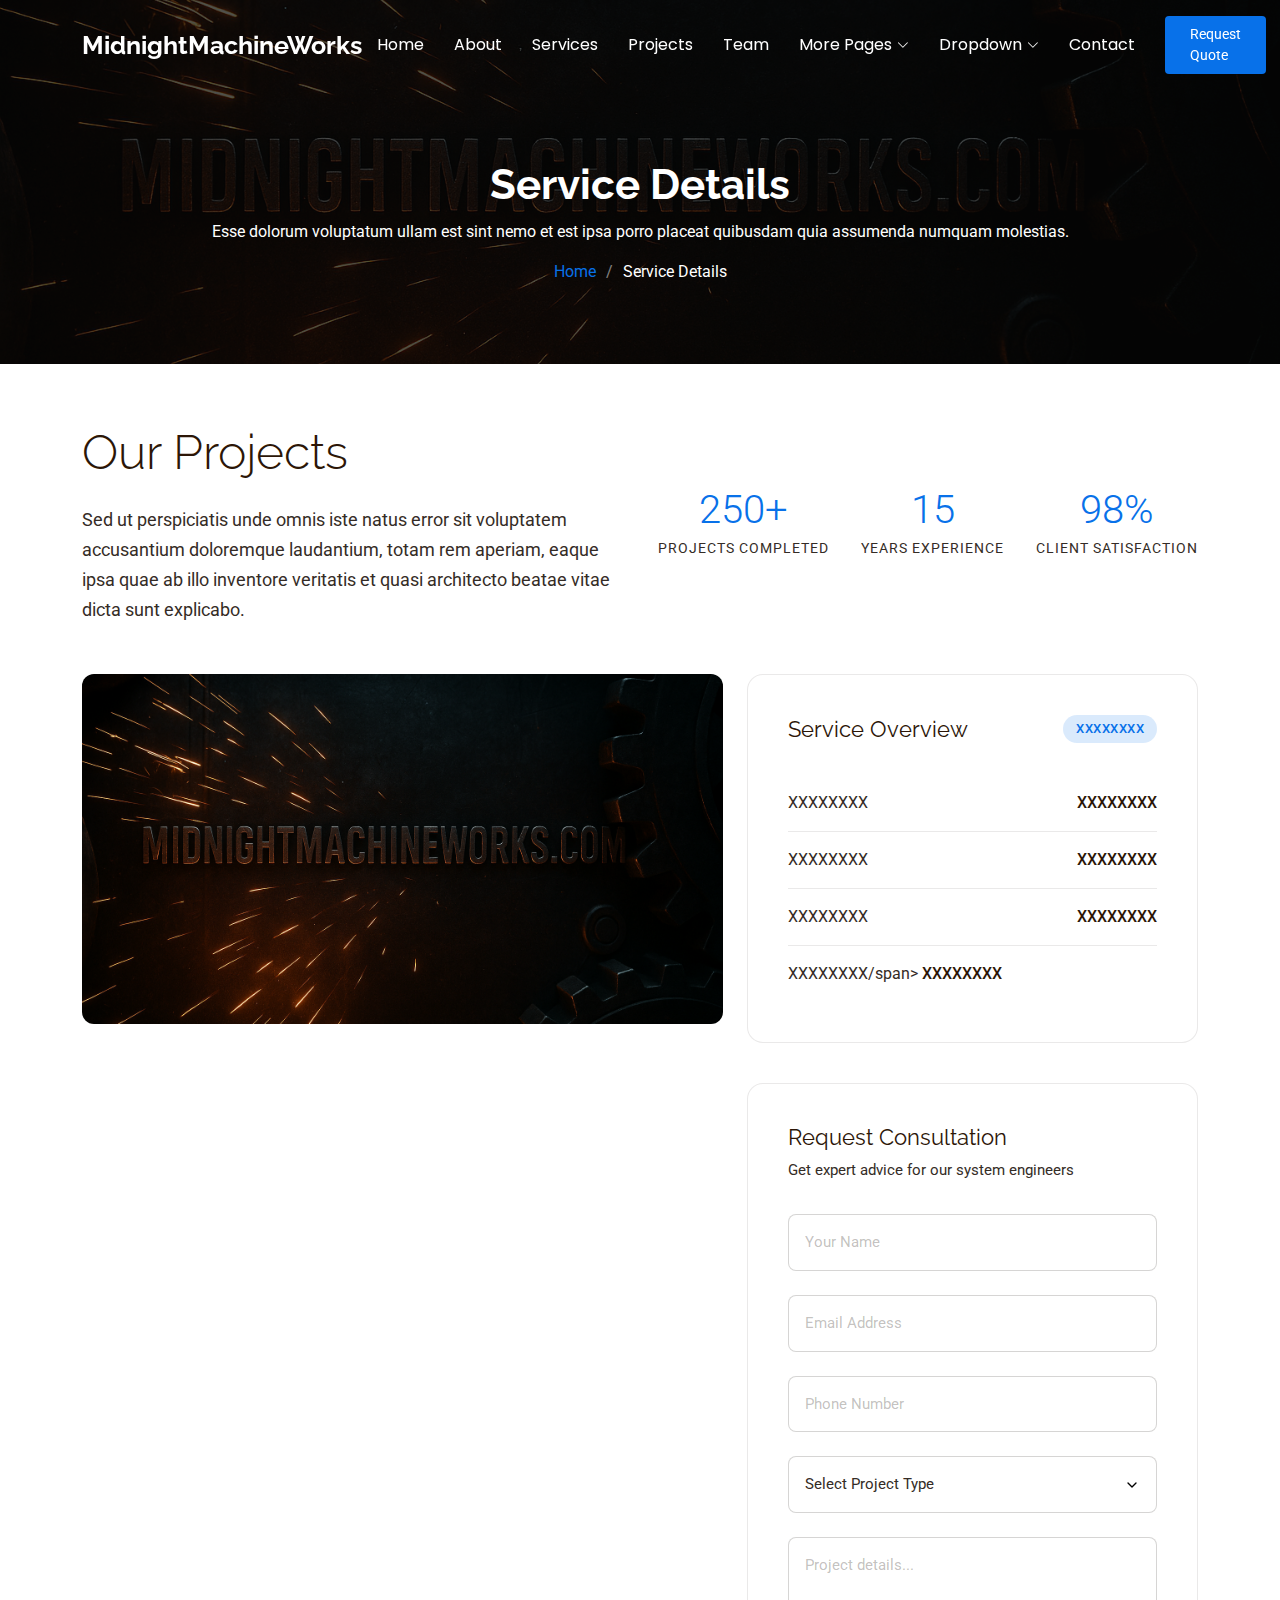
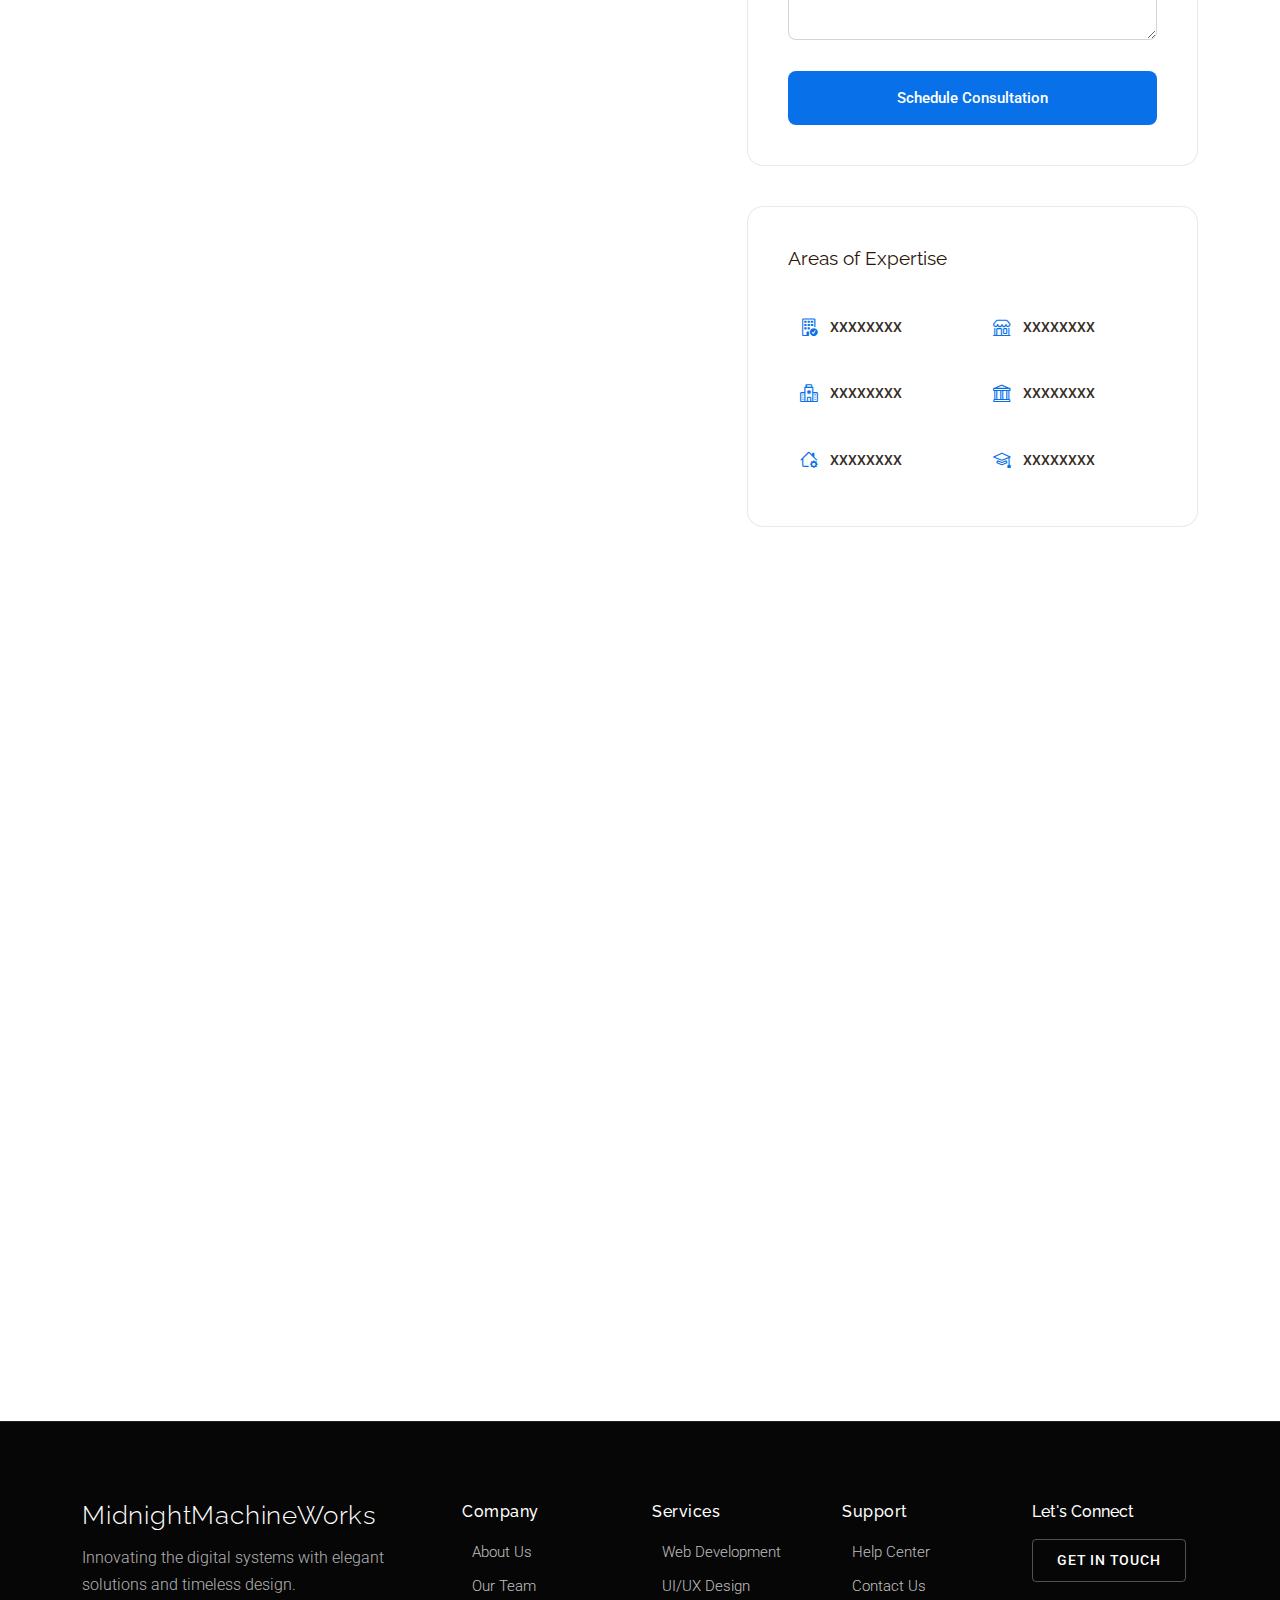
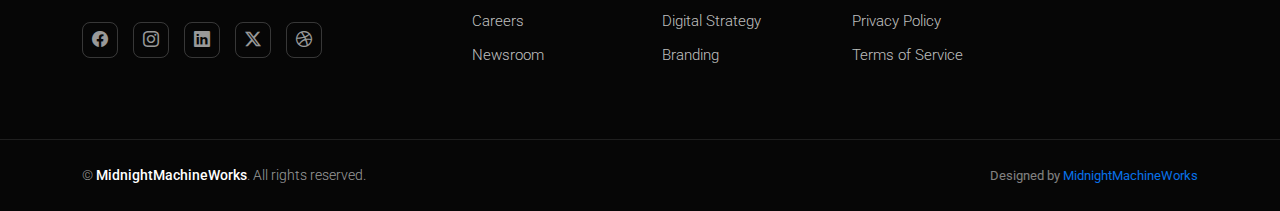
<file: service-details.html>
<!DOCTYPE html>
<html lang="en">

<head>
  <meta charset="utf-8">
  <meta content="width=device-width, initial-scale=1.0" name="viewport">
  <title>Service Details</title>
  <meta name="description" content="">
  <meta name="keywords" content="">

  <!-- Favicons -->
  <link href="assets/img/favicon.png" rel="icon">
  <link href="assets/img/apple-touch-icon.png" rel="apple-touch-icon">

  <!-- Fonts -->
  <link href="https://fonts.googleapis.com" rel="preconnect">
  <link href="https://fonts.gstatic.com" rel="preconnect" crossorigin>
  <link href="https://fonts.googleapis.com/css2?family=Roboto:ital,wght@0,100;0,300;0,400;0,500;0,700;0,900;1,100;1,300;1,400;1,500;1,700;1,900&family=Poppins:ital,wght@0,100;0,200;0,300;0,400;0,500;0,600;0,700;0,800;0,900;1,100;1,200;1,300;1,400;1,500;1,600;1,700;1,800;1,900&family=Raleway:ital,wght@0,100;0,200;0,300;0,400;0,500;0,600;0,700;0,800;0,900;1,100;1,200;1,300;1,400;1,500;1,600;1,700;1,800;1,900&display=swap" rel="stylesheet">

  <!-- Vendor CSS Files -->
  <link href="assets/vendor/bootstrap/css/bootstrap.min.css" rel="stylesheet">
  <link href="assets/vendor/bootstrap-icons/bootstrap-icons.css" rel="stylesheet">
  <link href="assets/vendor/aos/aos.css" rel="stylesheet">
  <link href="assets/vendor/glightbox/css/glightbox.min.css" rel="stylesheet">
  <link href="assets/vendor/swiper/swiper-bundle.min.css" rel="stylesheet">

  <!-- Main CSS File -->
  <link href="assets/css/main.css" rel="stylesheet">

  <!-- =======================================================
  * Template Name: MidnightMachineWorks
  ======================================================== -->
</head>

<body class="service-details-page">

  <header id="header" class="header d-flex align-items-center fixed-top">
    <div class="container-fluid container-xl position-relative d-flex align-items-center">

      <a href="index.html" class="logo d-flex align-items-center me-auto">
        <!-- Uncomment the line below if you also wish to use an image logo -->
        <!-- <img src="assets/img/logo.webp" alt=""> -->
        <h1 class="sitename" style="font-size: 25px;">MidnightMachineWorks</h1>
      </a>

      <nav id="navmenu" class="navmenu">
        <ul>
          <li><a href="index.html">Home</a></li>
          <li><a href="about.html">About</a></li>
          <li><a href="services.html">Services</a></li>
          <li><a href="projects.html">Projects</a></li>
          <li><a href="team.html">Team</a></li>
          <li class="dropdown"><a href="#"><span>More Pages</span> <i class="bi bi-chevron-down toggle-dropdown"></i></a>
            <ul>
              <li><a href="service-details.html" class="active">Service Details</a></li>
              <li><a href="project-details.html">Project Details</a></li>
              <li><a href="quote.html">Quote Form</a></li>
              <li><a href="terms.html">Terms</a></li>
              <li><a href="privacy.html">Privacy</a></li>
              <li><a href="404.html">404</a></li>
            </ul>
          </li>
          <li class="dropdown"><a href="#"><span>Dropdown</span> <i class="bi bi-chevron-down toggle-dropdown"></i></a>
            <ul>
              <li><a href="#">Dropdown 1</a></li>
              <li class="dropdown"><a href="#"><span>Deep Dropdown</span> <i class="bi bi-chevron-down toggle-dropdown"></i></a>
                <ul>
                  <li><a href="#">Deep Dropdown 1</a></li>
                  <li><a href="#">Deep Dropdown 2</a></li>
                  <li><a href="#">Deep Dropdown 3</a></li>
                  <li><a href="#">Deep Dropdown 4</a></li>
                  <li><a href="#">Deep Dropdown 5</a></li>
                </ul>
              </li>
              <li><a href="#">Dropdown 2</a></li>
              <li><a href="#">Dropdown 3</a></li>
              <li><a href="#">Dropdown 4</a></li>
            </ul>
          </li>
          <li><a href="contact.html">Contact</a></li>
        </ul>
        <i class="mobile-nav-toggle d-xl-none bi bi-list"></i>
      </nav>

      <a class="btn-getstarted d-none d-sm-block" href="quote.html">Request Quote</a>

    </div>
  </header>

  <main class="main">

    <!-- Page Title -->
    <div class="page-title dark-background" data-aos="fade" style="background-image: url(assets/img/construction/showcase-2.webp);">
      <div class="container position-relative">
        <h1>Service Details</h1>
        <p>Esse dolorum voluptatum ullam est sint nemo et est ipsa porro placeat quibusdam quia assumenda numquam molestias.</p>
        <nav class="breadcrumbs">
          <ol>
            <li><a href="index.html">Home</a></li>
            <li class="current">Service Details</li>
          </ol>
        </nav>
      </div>
    </div><!-- End Page Title -->

    <!-- Service Details Section -->
    <section id="service-details" class="service-details section">

      <div class="container" data-aos="fade-up" data-aos-delay="100">

        <div class="service-header mb-5" data-aos="fade-up" data-aos-delay="150">
          <div class="row align-items-center">
            <div class="col-lg-6">
              <h1 class="service-title">Our Projects</h1>
              <p class="service-subtitle">Sed ut perspiciatis unde omnis iste natus error sit voluptatem accusantium doloremque laudantium, totam rem aperiam, eaque ipsa quae ab illo inventore veritatis et quasi architecto beatae vitae dicta sunt explicabo.</p>
            </div>
            <div class="col-lg-6">
              <div class="service-stats">
                <div class="stat-item">
                  <div class="stat-number">250+</div>
                  <div class="stat-label">Projects Completed</div>
                </div>
                <div class="stat-item">
                  <div class="stat-number">15</div>
                  <div class="stat-label">Years Experience</div>
                </div>
                <div class="stat-item">
                  <div class="stat-number">98%</div>
                  <div class="stat-label">Client Satisfaction</div>
                </div>
              </div>
            </div>
          </div>
        </div>

        <div class="row">
          <div class="col-lg-7">

            <div class="service-overview" data-aos="fade-up" data-aos-delay="200">
              <img src="assets/img/construction/project-5.webp" alt="Commercial Construction Project" class="service-image img-fluid">

              <div class="overview-content">
                <div class="overview-grid">
                  <div class="overview-item" data-aos="fade-up" data-aos-delay="250">
                    <i class="bi bi-building"></i>
                    <h3>P1</h3>
                    <p>Nemo enim ipsam voluptatem quia voluptas sit aspernatur aut odit aut fugit, sed quia consequuntur magni dolores eos qui ratione voluptatem sequi nesciunt.</p>
                  </div>
                  <div class="overview-item" data-aos="fade-up" data-aos-delay="300">
                    <i class="bi bi-gear"></i>
                    <h3>P2</h3>
                    <p>At vero eos et accusamus et iusto odio dignissimos ducimus qui blanditiis praesentium voluptatum deleniti atque corrupti quos dolores.</p>
                  </div>
                </div>
              </div>
            </div>

            <div class="capabilities-section" data-aos="fade-up" data-aos-delay="350">
              <h2>Our Capabilities</h2>

              <ul class="nav nav-tabs custom-tabs" id="service-details-capabilities-tabs" role="tablist">
                <li class="nav-item" role="presentation">
                  <button class="nav-link active" id="service-details-planning-tab" data-bs-toggle="tab" data-bs-target="#service-details-planning" type="button" role="tab" aria-controls="service-details-planning" aria-selected="true">Planning</button>
                </li>
                <li class="nav-item" role="presentation">
                  <button class="nav-link" id="service-details-construction-tab" data-bs-toggle="tab" data-bs-target="#service-details-construction" type="button" role="tab" aria-controls="service-details-construction" aria-selected="false">Design</button>
                </li>
                <li class="nav-item" role="presentation">
                  <button class="nav-link" id="service-details-management-tab" data-bs-toggle="tab" data-bs-target="#service-details-management" type="button" role="tab" aria-controls="service-details-management" aria-selected="false">Project Management</button>
                </li>
              </ul>

              <div class="tab-content" id="service-details-capabilities-content">
                <div class="tab-pane fade show active" id="service-details-planning" role="tabpanel" aria-labelledby="service-details-planning-tab">
                  <div class="row align-items-center">
                    <div class="col-md-7">
                      <h4>Comprehensive Planning Solutions</h4>
                      <p>Ut enim ad minim veniam, quis nostrud exercitation ullamco laboris nisi ut aliquip ex ea commodo consequat. Duis aute irure dolor in reprehenderit in voluptate velit esse cillum dolore eu fugiat nulla pariatur.</p>
                      <ul class="capability-features">
                        <li>Lorem ipsum dolor sit amet</li>
                        <li>Lorem ipsum dolor sit amet</li>
                        <li>Lorem ipsum dolor sit amet</li>
                        <li>Lorem ipsum dolor sit amet</li>
                      </ul>
                    </div>
                    <div class="col-md-5">
                      <img src="assets/img/construction/project-6.webp" alt="Planning Process" class="img-fluid rounded">
                    </div>
                  </div>
                </div>

                <div class="tab-pane fade" id="service-details-construction" role="tabpanel" aria-labelledby="service-details-construction-tab">
                  <div class="row align-items-center">
                    <div class="col-md-7">
                      <h4>Expert Execution</h4>
                      <p>Excepteur sint occaecat cupidatat non proident, sunt in culpa qui officia deserunt mollit anim id est laborum. Sed ut perspiciatis unde omnis iste natus error.</p>
                      <ul class="capability-features">
                        <li>Lorem ipsum dolor sit amet</li>
                        <li>Lorem ipsum dolor sit amet</li>
                        <li>Lorem ipsum dolor sit amet</li>
                        <li>Lorem ipsum dolor sit amet</li>
                      </ul>
                    </div>
                    <div class="col-md-5">
                      <img src="assets/img/construction/project-7.webp" alt="Construction Process" class="img-fluid rounded">
                    </div>
                  </div>
                </div>

                <div class="tab-pane fade" id="service-details-management" role="tabpanel" aria-labelledby="service-details-management-tab">
                  <div class="row align-items-center">
                    <div class="col-md-7">
                      <h4>Professional Project Management</h4>
                      <p>Lorem ipsum dolor sit amet, consectetur adipiscing elit, sed do eiusmod tempor incididunt ut labore et dolore magna aliqua ut enim ad minim veniam.</p>
                      <ul class="capability-features">
                        <li>Lorem ipsum dolor sit amet</li>
                        <li>Lorem ipsum dolor sit amet</li>
                        <li>Lorem ipsum dolor sit amet</li>
                        <li>Lorem ipsum dolor sit amet</li>
                      </ul>
                    </div>
                    <div class="col-md-5">
                      <img src="assets/img/construction/project-8.webp" alt="Project Management" class="img-fluid rounded">
                    </div>
                  </div>
                </div>
              </div>
            </div>

          </div>

          <div class="col-lg-5">
            <div class="service-sidebar" data-aos="fade-left" data-aos-delay="200">

              <div class="quick-info-card">
                <div class="info-header">
                  <h3>Service Overview</h3>
                  <span class="info-badge">XXXXXXXX</span>
                </div>
                <div class="info-content">
                  <div class="info-row">
                    <span class="label">XXXXXXXX</span>
                    <span class="value">XXXXXXXX</span>
                  </div>
                  <div class="info-row">
                    <span class="label">XXXXXXXX</span>
                    <span class="value">XXXXXXXX</span>
                  </div>
                  <div class="info-row">
                    <span class="label">XXXXXXXX</span>
                    <span class="value">XXXXXXXX</span>
                  </div>
                  <div class="info-row">
                    <span class="label">XXXXXXXX/span>
                    <span class="value">XXXXXXXX</span>
                  </div>
                </div>
              </div>

              <div class="contact-form-card">
                <h3>Request Consultation</h3>
                <p>Get expert advice for our system engineers</p>

                <form action="forms/contact.php" method="post" class="consultation-form php-email-form">
                  <div class="form-group">
                    <input type="text" name="name" placeholder="Your Name" required="">
                  </div>
                  <div class="form-group">
                    <input type="email" name="email" placeholder="Email Address" required="">
                  </div>
                  <div class="form-group">
                    <input type="tel" name="phone" placeholder="Phone Number" required="">
                  </div>
                  <div class="form-group">
                    <select name="subject" required="">
                      <option value="">Select Project Type</option>
                      <option value="office">XXXXXXXX</option>
                      <option value="retail">XXXXXXXX</option>
                      <option value="industrial">XXXXXXXX</option>
                      <option value="mixed">XXXXXXXX</option>
                      <option value="other">Other</option>
                    </select>
                  </div>
                  <div class="form-group">
                    <textarea name="message" rows="3" placeholder="Project details..."></textarea>
                  </div>

                  <div class="loading">Loading</div>
                  <div class="error-message"></div>
                  <div class="sent-message">Your consultation request has been sent. Thank you!</div>

                  <button type="submit" class="btn-submit">Schedule Consultation</button>
                </form>
              </div>

              <div class="expertise-highlights">
                <h4>Areas of Expertise</h4>
                <div class="expertise-grid">
                  <div class="expertise-item">
                    <i class="bi bi-building-check"></i>
                    <span>XXXXXXXX</span>
                  </div>
                  <div class="expertise-item">
                    <i class="bi bi-shop"></i>
                    <span>XXXXXXXX</span>
                  </div>
                  <div class="expertise-item">
                    <i class="bi bi-hospital"></i>
                    <span>XXXXXXXX</span>
                  </div>
                  <div class="expertise-item">
                    <i class="bi bi-bank"></i>
                    <span>XXXXXXXX</span>
                  </div>
                  <div class="expertise-item">
                    <i class="bi bi-house-gear"></i>
                    <span>XXXXXXXX</span>
                  </div>
                  <div class="expertise-item">
                    <i class="bi bi-mortarboard"></i>
                    <span>XXXXXXXX</span>
                  </div>
                </div>
              </div>

            </div>
          </div>
        </div>

        <div class="project-showcase" data-aos="fade-up" data-aos-delay="400">
          <h2>Recent Projects</h2>
          <div class="showcase-grid">
            <div class="showcase-item large" data-aos="zoom-in" data-aos-delay="150">
              <img src="assets/img/construction/project-9.webp" alt="Office Complex" class="img-fluid">
              <div class="showcase-overlay">
                <div class="showcase-content">
                  <h4>XXXXXXXX</h4>
                  <span class="project-type">XXXXXXXX</span>
                  <a href="assets/img/construction/project-9.webp" class="view-project glightbox">
                    <i class="bi bi-eye"></i>
                  </a>
                </div>
              </div>
            </div>

            <div class="showcase-item" data-aos="zoom-in" data-aos-delay="200">
              <img src="assets/img/construction/project-10.webp" alt="Retail Center" class="img-fluid">
              <div class="showcase-overlay">
                <div class="showcase-content">
                  <h4>XXXXXXXX</h4>
                  <span class="project-type">XXXXXXXX</span>
                  <a href="assets/img/construction/project-10.webp" class="view-project glightbox">
                    <i class="bi bi-eye"></i>
                  </a>
                </div>
              </div>
            </div>

            <div class="showcase-item" data-aos="zoom-in" data-aos-delay="250">
              <img src="assets/img/construction/project-11.webp" alt="Industrial Facility" class="img-fluid">
              <div class="showcase-overlay">
                <div class="showcase-content">
                  <h4>XXXXXXXX</h4>
                  <span class="project-type">XXXXXXXX</span>
                  <a href="assets/img/construction/project-11.webp" class="view-project glightbox">
                    <i class="bi bi-eye"></i>
                  </a>
                </div>
              </div>
            </div>

            <div class="showcase-item" data-aos="zoom-in" data-aos-delay="300">
              <img src="assets/img/construction/project-12.webp" alt="Medical Center" class="img-fluid">
              <div class="showcase-overlay">
                <div class="showcase-content">
                  <h4>XXXXXXXX</h4>
                  <span class="project-type">XXXXXXXX</span>
                  <a href="assets/img/construction/project-12.webp" class="view-project glightbox">
                    <i class="bi bi-eye"></i>
                  </a>
                </div>
              </div>
            </div>
          </div>
        </div>

      </div>

    </section><!-- /Service Details Section -->

  </main>

  <footer id="footer" class="footer dark-background">

    <div class="container">
      <div class="row gy-5">

        <div class="col-lg-4">
          <div class="footer-brand">
            <a href="index.html" class="logo d-flex align-items-center mb-3">
              <span class="sitename">MidnightMachineWorks</span>
            </a>
            <p class="tagline">Innovating the digital systems with elegant solutions and timeless design.</p>

            <div class="social-links mt-4">
              <a href="#" aria-label="Facebook"><i class="bi bi-facebook"></i></a>
              <a href="#" aria-label="Instagram"><i class="bi bi-instagram"></i></a>
              <a href="#" aria-label="LinkedIn"><i class="bi bi-linkedin"></i></a>
              <a href="#" aria-label="Twitter"><i class="bi bi-twitter-x"></i></a>
              <a href="#" aria-label="Dribbble"><i class="bi bi-dribbble"></i></a>
            </div>
          </div>
        </div>

        <div class="col-lg-6">
          <div class="footer-links-grid">
            <div class="row">
              <div class="col-6 col-md-4">
                <h5>Company</h5>
                <ul class="list-unstyled">
                  <li><a href="#">About Us</a></li>
                  <li><a href="#">Our Team</a></li>
                  <li><a href="#">Careers</a></li>
                  <li><a href="#">Newsroom</a></li>
                </ul>
              </div>
              <div class="col-6 col-md-4">
                <h5>Services</h5>
                <ul class="list-unstyled">
                  <li><a href="#">Web Development</a></li>
                  <li><a href="#">UI/UX Design</a></li>
                  <li><a href="#">Digital Strategy</a></li>
                  <li><a href="#">Branding</a></li>
                </ul>
              </div>
              <div class="col-6 col-md-4">
                <h5>Support</h5>
                <ul class="list-unstyled">
                  <li><a href="#">Help Center</a></li>
                  <li><a href="#">Contact Us</a></li>
                  <li><a href="#">Privacy Policy</a></li>
                  <li><a href="#">Terms of Service</a></li>
                </ul>
              </div>
            </div>
          </div>
        </div>

        <div class="col-lg-2">
          <div class="footer-cta">
            <h5>Let's Connect</h5>
            <a href="contact.html" class="btn btn-outline">Get in Touch</a>
          </div>
        </div>

      </div>
    </div>

    <div class="footer-bottom">
      <div class="container">
        <div class="row">
          <div class="col-12">
            <div class="footer-bottom-content">
              <p class="mb-0">© <span class="sitename">MidnightMachineWorks</span>. All rights reserved.</p>
              <div class="credits">
                
                Designed by <a href="https://midnight-machineworks.com/">MidnightMachineWorks</a>
              </div>
            </div>
          </div>
        </div>
      </div>
    </div>

  </footer>

  <!-- Scroll Top -->
  <a href="#" id="scroll-top" class="scroll-top d-flex align-items-center justify-content-center"><i class="bi bi-arrow-up-short"></i></a>

  <!-- Preloader -->
  <div id="preloader"></div>

  <!-- Vendor JS Files -->
  <script src="assets/vendor/bootstrap/js/bootstrap.bundle.min.js"></script>
  <script src="assets/vendor/php-email-form/validate.js"></script>
  <script src="assets/vendor/aos/aos.js"></script>
  <script src="assets/vendor/purecounter/purecounter_vanilla.js"></script>
  <script src="assets/vendor/glightbox/js/glightbox.min.js"></script>
  <script src="assets/vendor/swiper/swiper-bundle.min.js"></script>

  <!-- Main JS File -->
  <script src="assets/js/main.js"></script>

</body>

</html>
</file>
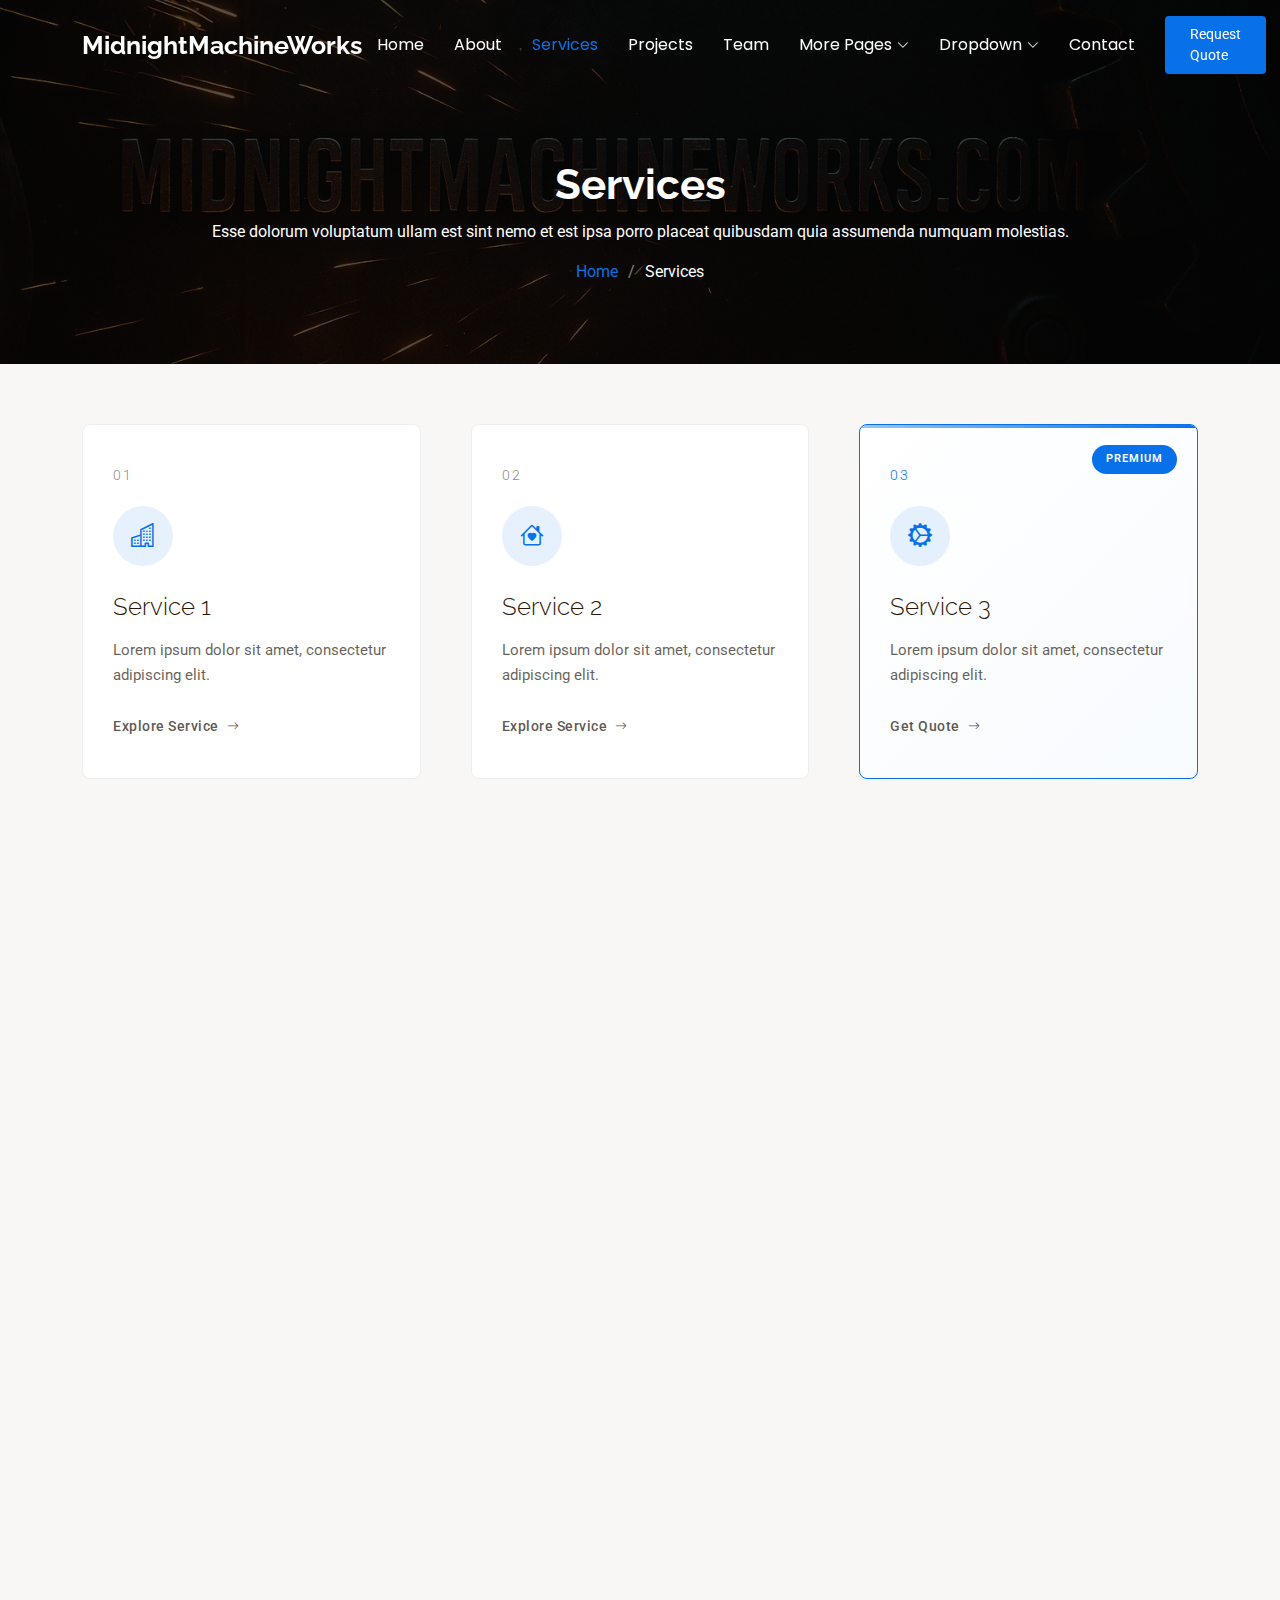
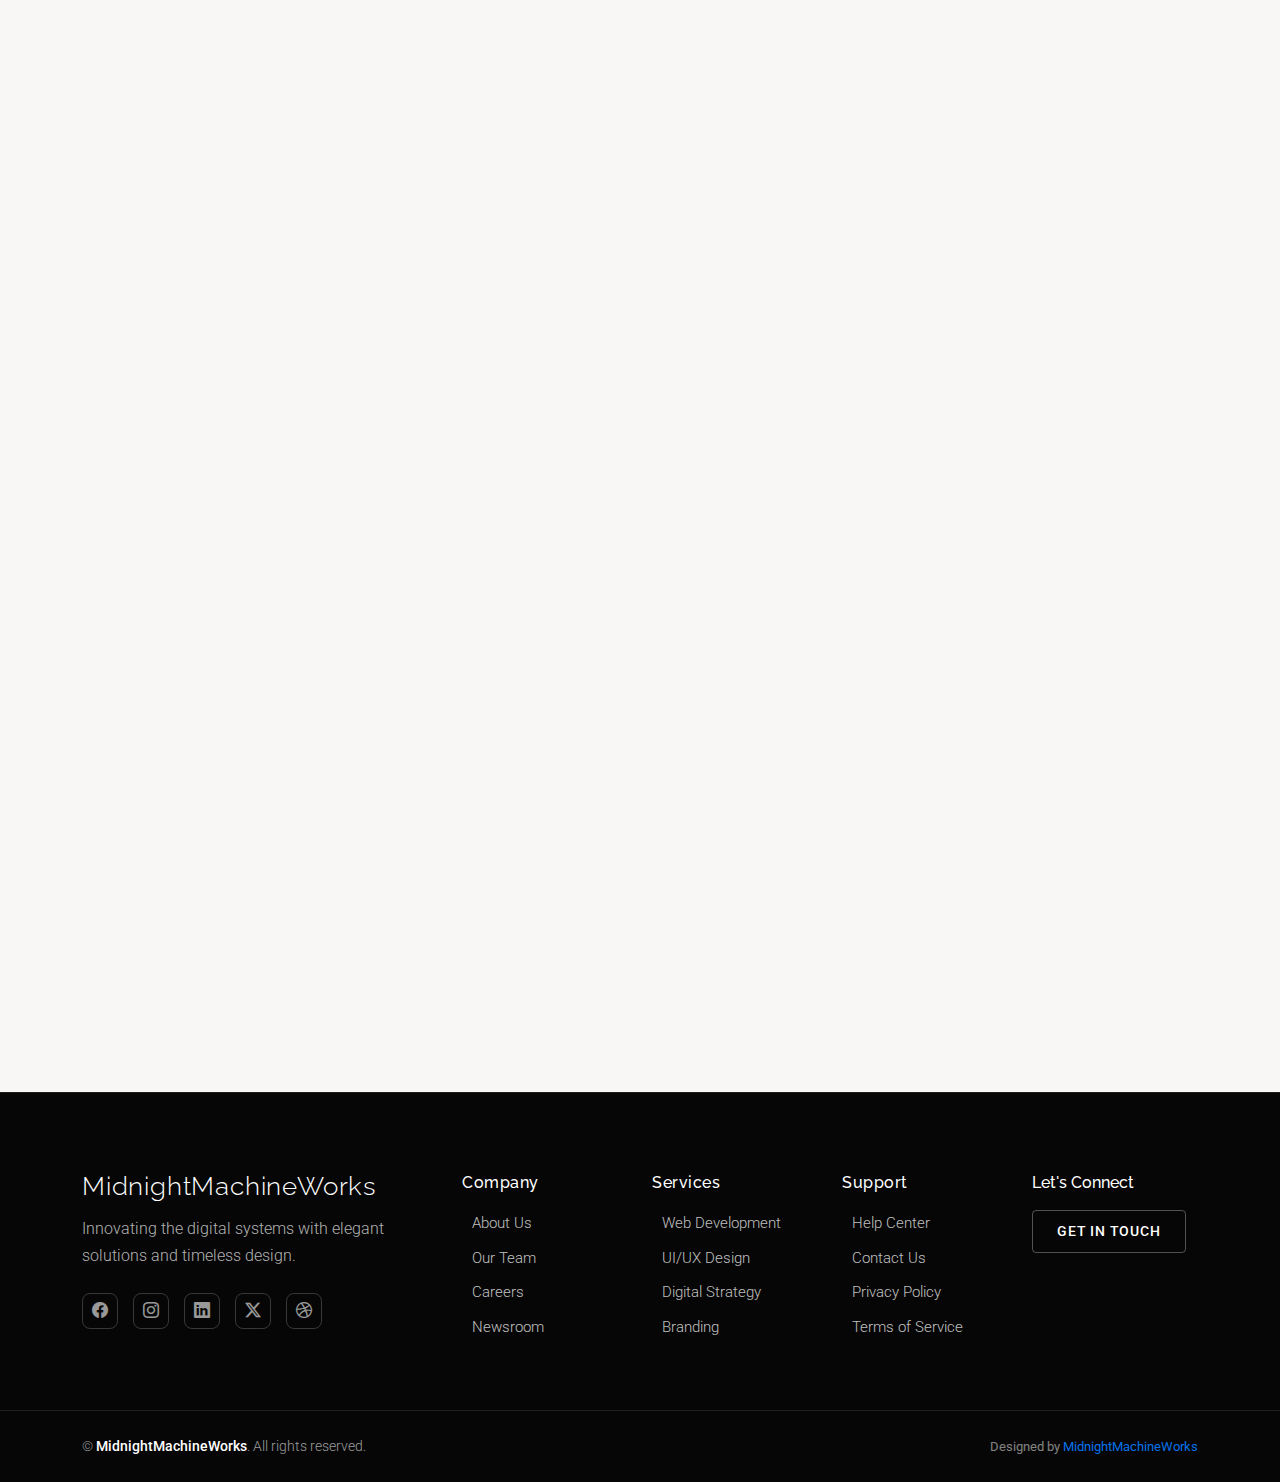
<file: services.html>
<!DOCTYPE html>
<html lang="en">

<head>
  <meta charset="utf-8">
  <meta content="width=device-width, initial-scale=1.0" name="viewport">
  <title>Services</title>
  <meta name="description" content="">
  <meta name="keywords" content="">

  <!-- Favicons -->
  <link href="assets/img/favicon.png" rel="icon">
  <link href="assets/img/apple-touch-icon.png" rel="apple-touch-icon">

  <!-- Fonts -->
  <link href="https://fonts.googleapis.com" rel="preconnect">
  <link href="https://fonts.gstatic.com" rel="preconnect" crossorigin>
  <link href="https://fonts.googleapis.com/css2?family=Roboto:ital,wght@0,100;0,300;0,400;0,500;0,700;0,900;1,100;1,300;1,400;1,500;1,700;1,900&family=Poppins:ital,wght@0,100;0,200;0,300;0,400;0,500;0,600;0,700;0,800;0,900;1,100;1,200;1,300;1,400;1,500;1,600;1,700;1,800;1,900&family=Raleway:ital,wght@0,100;0,200;0,300;0,400;0,500;0,600;0,700;0,800;0,900;1,100;1,200;1,300;1,400;1,500;1,600;1,700;1,800;1,900&display=swap" rel="stylesheet">

  <!-- Vendor CSS Files -->
  <link href="assets/vendor/bootstrap/css/bootstrap.min.css" rel="stylesheet">
  <link href="assets/vendor/bootstrap-icons/bootstrap-icons.css" rel="stylesheet">
  <link href="assets/vendor/aos/aos.css" rel="stylesheet">
  <link href="assets/vendor/glightbox/css/glightbox.min.css" rel="stylesheet">
  <link href="assets/vendor/swiper/swiper-bundle.min.css" rel="stylesheet">

  <!-- Main CSS File -->
  <link href="assets/css/main.css" rel="stylesheet">

  <!-- =======================================================
  * Template Name: MidnightMachineWorks
  ======================================================== -->
</head>

<body class="services-page">

  <header id="header" class="header d-flex align-items-center fixed-top">
    <div class="container-fluid container-xl position-relative d-flex align-items-center">

      <a href="index.html" class="logo d-flex align-items-center me-auto">
        <!-- Uncomment the line below if you also wish to use an image logo -->
        <!-- <img src="assets/img/logo.webp" alt=""> -->
        <h1 class="sitename" style="font-size: 25px;">MidnightMachineWorks</h1>
      </a>

      <nav id="navmenu" class="navmenu">
        <ul>
          <li><a href="index.html">Home</a></li>
          <li><a href="about.html">About</a></li>
          <li><a href="services.html" class="active">Services</a></li>
          <li><a href="projects.html">Projects</a></li>
          <li><a href="team.html">Team</a></li>
          <li class="dropdown"><a href="#"><span>More Pages</span> <i class="bi bi-chevron-down toggle-dropdown"></i></a>
            <ul>
              <li><a href="service-details.html">Service Details</a></li>
              <li><a href="project-details.html">Project Details</a></li>
              <li><a href="quote.html">Quote Form</a></li>
              <li><a href="terms.html">Terms</a></li>
              <li><a href="privacy.html">Privacy</a></li>
              <li><a href="404.html">404</a></li>
            </ul>
          </li>
          <li class="dropdown"><a href="#"><span>Dropdown</span> <i class="bi bi-chevron-down toggle-dropdown"></i></a>
            <ul>
              <li><a href="#">Dropdown 1</a></li>
              <li class="dropdown"><a href="#"><span>Deep Dropdown</span> <i class="bi bi-chevron-down toggle-dropdown"></i></a>
                <ul>
                  <li><a href="#">Deep Dropdown 1</a></li>
                  <li><a href="#">Deep Dropdown 2</a></li>
                  <li><a href="#">Deep Dropdown 3</a></li>
                  <li><a href="#">Deep Dropdown 4</a></li>
                  <li><a href="#">Deep Dropdown 5</a></li>
                </ul>
              </li>
              <li><a href="#">Dropdown 2</a></li>
              <li><a href="#">Dropdown 3</a></li>
              <li><a href="#">Dropdown 4</a></li>
            </ul>
          </li>
          <li><a href="contact.html">Contact</a></li>
        </ul>
        <i class="mobile-nav-toggle d-xl-none bi bi-list"></i>
      </nav>

      <a class="btn-getstarted d-none d-sm-block" href="quote.html">Request Quote</a>

    </div>
  </header>

  <main class="main">

    <!-- Page Title -->
    <div class="page-title dark-background" data-aos="fade" style="background-image: url(assets/img/construction/showcase-2.webp);">
      <div class="container position-relative">
        <h1>Services</h1>
        <p>Esse dolorum voluptatum ullam est sint nemo et est ipsa porro placeat quibusdam quia assumenda numquam molestias.</p>
        <nav class="breadcrumbs">
          <ol>
            <li><a href="index.html">Home</a></li>
            <li class="current">Services</li>
          </ol>
        </nav>
      </div>
    </div><!-- End Page Title -->

    <!-- Services Section -->
    <section id="services" class="services section light-background">

      <div class="container" data-aos="fade-up" data-aos-delay="100">

        <div class="services-grid">

          <div class="service-item" data-aos="fade-up" data-aos-delay="150">
            <div class="service-number">01</div>
            <div class="service-icon">
              <i class="bi bi-buildings"></i>
            </div>
            <h3>Service 1</h3>
            <p>Lorem ipsum dolor sit amet, consectetur adipiscing elit.</p>
            <a href="service-details.html" class="service-cta">
              <span>Explore Service</span>
              <i class="bi bi-arrow-right"></i>
            </a>
          </div>

          <div class="service-item" data-aos="fade-up" data-aos-delay="200">
            <div class="service-number">02</div>
            <div class="service-icon">
              <i class="bi bi-house-heart"></i>
            </div>
            <h3>Service 2</h3>
            <p>Lorem ipsum dolor sit amet, consectetur adipiscing elit.</p>
            <a href="service-details.html" class="service-cta">
              <span>Explore Service</span>
              <i class="bi bi-arrow-right"></i>
            </a>
          </div>

          <div class="service-item featured" data-aos="fade-up" data-aos-delay="250">
            <div class="featured-badge">Premium</div>
            <div class="service-number">03</div>
            <div class="service-icon">
              <i class="bi bi-gear-wide-connected"></i>
            </div>
            <h3>Service 3</h3>
            <p>Lorem ipsum dolor sit amet, consectetur adipiscing elit.</p>
            <a href="quote.html" class="service-cta">
              <span>Get Quote</span>
              <i class="bi bi-arrow-right"></i>
            </a>
          </div>

          <div class="service-item" data-aos="fade-up" data-aos-delay="300">
            <div class="service-number">04</div>
            <div class="service-icon">
              <i class="bi bi-clipboard2-check"></i>
            </div>
            <h3>Service 4</h3>
            <p>Lorem ipsum dolor sit amet, consectetur adipiscing elit.</p>
            <a href="service-details.html" class="service-cta">
              <span>Explore Service</span>
              <i class="bi bi-arrow-right"></i>
            </a>
          </div>

          <div class="service-item" data-aos="fade-up" data-aos-delay="350">
            <div class="service-number">05</div>
            <div class="service-icon">
              <i class="bi bi-tools"></i>
            </div>
            <h3>Service 5</h3>
            <p>Lorem ipsum dolor sit amet, consectetur adipiscing elit.</p>
            <a href="service-details.html" class="service-cta">
              <span>Explore Service</span>
              <i class="bi bi-arrow-right"></i>
            </a>
          </div>

          <div class="service-item" data-aos="fade-up" data-aos-delay="400">
            <div class="service-number">06</div>
            <div class="service-icon">
              <i class="bi bi-arrows-fullscreen"></i>
            </div>
            <h3>Service 6</h3>
            <p>Lorem ipsum dolor sit amet, consectetur adipiscing elit.</p>
            <a href="service-details.html" class="service-cta">
              <span>Explore Service</span>
              <i class="bi bi-arrow-right"></i>
            </a>
          </div>

        </div>

      </div>

    </section><!-- /Services Section -->

    <!-- Services Alt Section -->
    <section id="services-alt" class="services-alt section light-background">

      <div class="container" data-aos="fade-up" data-aos-delay="100">

        <div class="row g-5">

          <div class="col-lg-6" data-aos="fade-up" data-aos-delay="200">
            <div class="service-item">
              <div class="service-visual">
                <img src="assets/img/construction/project-3.webp" alt="General Contracting" class="img-fluid">
              </div>
              <div class="service-content">
                <h3>Project 1</h3>
                <p>Lorem ipsum dolor sit amet, consectetur adipiscing elit.</p>
                <a href="#" class="service-link">
                  <span>Learn More</span>
                  <i class="bi bi-arrow-right"></i>
                </a>
              </div>
            </div>
          </div><!-- End Service Item 1 -->

          <div class="col-lg-6" data-aos="fade-up" data-aos-delay="250">
            <div class="service-item">
              <div class="service-visual">
                <img src="assets/img/construction/project-7.webp" alt="Residential Renovation" class="img-fluid">
              </div>
              <div class="service-content">
                <h3>Project 2</h3>
                <p>Lorem ipsum dolor sit amet, consectetur adipiscing elit.</p>
                <a href="#" class="service-link">
                  <span>Learn More</span>
                  <i class="bi bi-arrow-right"></i>
                </a>
              </div>
            </div>
          </div><!-- End Service Item 2 -->

          <div class="col-lg-6" data-aos="fade-up" data-aos-delay="300">
            <div class="service-item">
              <div class="service-visual">
                <img src="assets/img/construction/project-11.webp" alt="Commercial Construction" class="img-fluid">
              </div>
              <div class="service-content">
                <h3>Project 3</h3>
                <p>Lorem ipsum dolor sit amet, consectetur adipiscing elit.</p>
                <a href="#" class="service-link">
                  <span>Learn More</span>
                  <i class="bi bi-arrow-right"></i>
                </a>
              </div>
            </div>
          </div><!-- End Service Item 3 -->

          <div class="col-lg-6" data-aos="fade-up" data-aos-delay="350">
            <div class="service-item">
              <div class="service-visual">
                <img src="assets/img/construction/project-5.webp" alt="Project Management" class="img-fluid">
              </div>
              <div class="service-content">
                <h3>Project 4</h3>
                <p>Lorem ipsum dolor sit amet, consectetur adipiscing elit.</p>
                <a href="#" class="service-link">
                  <span>Learn More</span>
                  <i class="bi bi-arrow-right"></i>
                </a>
              </div>
            </div>
          </div><!-- End Service Item 4 -->

        </div>

        <div class="row mt-5" data-aos="fade-up" data-aos-delay="400">
          <div class="col-lg-12 text-center">
            <div class="cta-section">
              <h4>Ready to start your next project?</h4>
              <p>Get in touch with our team to discuss your project needs and receive a personalized quote for your project.</p>
              <a href="quote.html" class="btn-primary">
                <span>Get Free Quote</span>
                <i class="bi bi-arrow-right"></i>
              </a>
            </div>
          </div>
        </div>

      </div>

    </section><!-- /Services Alt Section -->

  </main>

  <footer id="footer" class="footer dark-background">

    <div class="container">
      <div class="row gy-5">

        <div class="col-lg-4">
          <div class="footer-brand">
            <a href="index.html" class="logo d-flex align-items-center mb-3">
              <span class="sitename">MidnightMachineWorks</span>
            </a>
            <p class="tagline">Innovating the digital systems with elegant solutions and timeless design.</p>

            <div class="social-links mt-4">
              <a href="#" aria-label="Facebook"><i class="bi bi-facebook"></i></a>
              <a href="#" aria-label="Instagram"><i class="bi bi-instagram"></i></a>
              <a href="#" aria-label="LinkedIn"><i class="bi bi-linkedin"></i></a>
              <a href="#" aria-label="Twitter"><i class="bi bi-twitter-x"></i></a>
              <a href="#" aria-label="Dribbble"><i class="bi bi-dribbble"></i></a>
            </div>
          </div>
        </div>

        <div class="col-lg-6">
          <div class="footer-links-grid">
            <div class="row">
              <div class="col-6 col-md-4">
                <h5>Company</h5>
                <ul class="list-unstyled">
                  <li><a href="#">About Us</a></li>
                  <li><a href="#">Our Team</a></li>
                  <li><a href="#">Careers</a></li>
                  <li><a href="#">Newsroom</a></li>
                </ul>
              </div>
              <div class="col-6 col-md-4">
                <h5>Services</h5>
                <ul class="list-unstyled">
                  <li><a href="#">Web Development</a></li>
                  <li><a href="#">UI/UX Design</a></li>
                  <li><a href="#">Digital Strategy</a></li>
                  <li><a href="#">Branding</a></li>
                </ul>
              </div>
              <div class="col-6 col-md-4">
                <h5>Support</h5>
                <ul class="list-unstyled">
                  <li><a href="#">Help Center</a></li>
                  <li><a href="#">Contact Us</a></li>
                  <li><a href="#">Privacy Policy</a></li>
                  <li><a href="#">Terms of Service</a></li>
                </ul>
              </div>
            </div>
          </div>
        </div>

        <div class="col-lg-2">
          <div class="footer-cta">
            <h5>Let's Connect</h5>
            <a href="contact.html" class="btn btn-outline">Get in Touch</a>
          </div>
        </div>

      </div>
    </div>

    <div class="footer-bottom">
      <div class="container">
        <div class="row">
          <div class="col-12">
            <div class="footer-bottom-content">
              <p class="mb-0">© <span class="sitename">MidnightMachineWorks</span>. All rights reserved.</p>
              <div class="credits">
               
                Designed by <a href="https://Midnight-machineworks.com/">MidnightMachineWorks</a>
              </div>
            </div>
          </div>
        </div>
      </div>
    </div>

  </footer>

  <!-- Scroll Top -->
  <a href="#" id="scroll-top" class="scroll-top d-flex align-items-center justify-content-center"><i class="bi bi-arrow-up-short"></i></a>

  <!-- Preloader -->
  <div id="preloader"></div>

  <!-- Vendor JS Files -->
  <script src="assets/vendor/bootstrap/js/bootstrap.bundle.min.js"></script>
  <script src="assets/vendor/php-email-form/validate.js"></script>
  <script src="assets/vendor/aos/aos.js"></script>
  <script src="assets/vendor/purecounter/purecounter_vanilla.js"></script>
  <script src="assets/vendor/glightbox/js/glightbox.min.js"></script>
  <script src="assets/vendor/swiper/swiper-bundle.min.js"></script>

  <!-- Main JS File -->
  <script src="assets/js/main.js"></script>

</body>

</html>
</file>
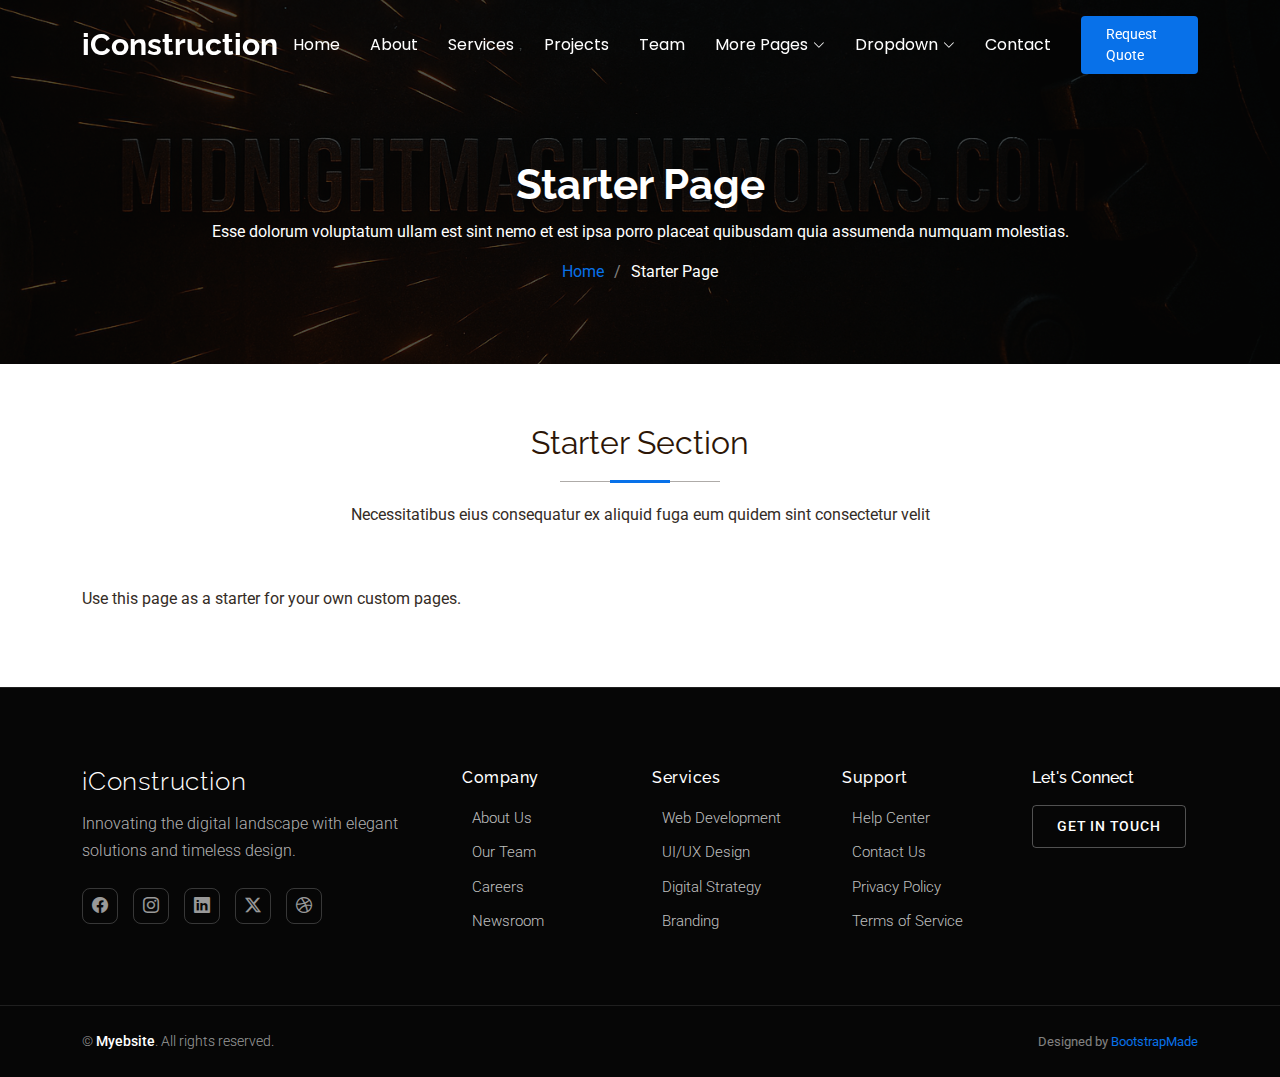
<file: starter-page.html>
<!DOCTYPE html>
<html lang="en">

<head>
  <meta charset="utf-8">
  <meta content="width=device-width, initial-scale=1.0" name="viewport">
  <title>Starter Page - iConstruction Bootstrap Template</title>
  <meta name="description" content="">
  <meta name="keywords" content="">

  <!-- Favicons -->
  <link href="assets/img/favicon.png" rel="icon">
  <link href="assets/img/apple-touch-icon.png" rel="apple-touch-icon">

  <!-- Fonts -->
  <link href="https://fonts.googleapis.com" rel="preconnect">
  <link href="https://fonts.gstatic.com" rel="preconnect" crossorigin>
  <link href="https://fonts.googleapis.com/css2?family=Roboto:ital,wght@0,100;0,300;0,400;0,500;0,700;0,900;1,100;1,300;1,400;1,500;1,700;1,900&family=Poppins:ital,wght@0,100;0,200;0,300;0,400;0,500;0,600;0,700;0,800;0,900;1,100;1,200;1,300;1,400;1,500;1,600;1,700;1,800;1,900&family=Raleway:ital,wght@0,100;0,200;0,300;0,400;0,500;0,600;0,700;0,800;0,900;1,100;1,200;1,300;1,400;1,500;1,600;1,700;1,800;1,900&display=swap" rel="stylesheet">

  <!-- Vendor CSS Files -->
  <link href="assets/vendor/bootstrap/css/bootstrap.min.css" rel="stylesheet">
  <link href="assets/vendor/bootstrap-icons/bootstrap-icons.css" rel="stylesheet">
  <link href="assets/vendor/aos/aos.css" rel="stylesheet">
  <link href="assets/vendor/glightbox/css/glightbox.min.css" rel="stylesheet">
  <link href="assets/vendor/swiper/swiper-bundle.min.css" rel="stylesheet">

  <!-- Main CSS File -->
  <link href="assets/css/main.css" rel="stylesheet">

  <!-- =======================================================
  * Template Name: iConstruction
  * Template URL: https://bootstrapmade.com/iconstruction-bootstrap-construction-template/
  * Updated: Jul 27 2025 with Bootstrap v5.3.7
  * Author: BootstrapMade.com
  * License: https://bootstrapmade.com/license/
  ======================================================== -->
</head>

<body class="starter-page-page">

  <header id="header" class="header d-flex align-items-center fixed-top">
    <div class="container-fluid container-xl position-relative d-flex align-items-center">

      <a href="index.html" class="logo d-flex align-items-center me-auto">
        <!-- Uncomment the line below if you also wish to use an image logo -->
        <!-- <img src="assets/img/logo.webp" alt=""> -->
        <h1 class="sitename">iConstruction</h1>
      </a>

      <nav id="navmenu" class="navmenu">
        <ul>
          <li><a href="index.html">Home</a></li>
          <li><a href="about.html">About</a></li>
          <li><a href="services.html">Services</a></li>
          <li><a href="projects.html">Projects</a></li>
          <li><a href="team.html">Team</a></li>
          <li class="dropdown"><a href="#"><span>More Pages</span> <i class="bi bi-chevron-down toggle-dropdown"></i></a>
            <ul>
              <li><a href="service-details.html">Service Details</a></li>
              <li><a href="project-details.html">Project Details</a></li>
              <li><a href="quote.html">Quote Form</a></li>
              <li><a href="terms.html">Terms</a></li>
              <li><a href="privacy.html">Privacy</a></li>
              <li><a href="404.html">404</a></li>
            </ul>
          </li>
          <li class="dropdown"><a href="#"><span>Dropdown</span> <i class="bi bi-chevron-down toggle-dropdown"></i></a>
            <ul>
              <li><a href="#">Dropdown 1</a></li>
              <li class="dropdown"><a href="#"><span>Deep Dropdown</span> <i class="bi bi-chevron-down toggle-dropdown"></i></a>
                <ul>
                  <li><a href="#">Deep Dropdown 1</a></li>
                  <li><a href="#">Deep Dropdown 2</a></li>
                  <li><a href="#">Deep Dropdown 3</a></li>
                  <li><a href="#">Deep Dropdown 4</a></li>
                  <li><a href="#">Deep Dropdown 5</a></li>
                </ul>
              </li>
              <li><a href="#">Dropdown 2</a></li>
              <li><a href="#">Dropdown 3</a></li>
              <li><a href="#">Dropdown 4</a></li>
            </ul>
          </li>
          <li><a href="contact.html">Contact</a></li>
        </ul>
        <i class="mobile-nav-toggle d-xl-none bi bi-list"></i>
      </nav>

      <a class="btn-getstarted d-none d-sm-block" href="quote.html">Request Quote</a>

    </div>
  </header>

  <main class="main">

    <!-- Page Title -->
    <div class="page-title dark-background" data-aos="fade" style="background-image: url(assets/img/construction/showcase-2.webp);">
      <div class="container position-relative">
        <h1>Starter Page</h1>
        <p>Esse dolorum voluptatum ullam est sint nemo et est ipsa porro placeat quibusdam quia assumenda numquam molestias.</p>
        <nav class="breadcrumbs">
          <ol>
            <li><a href="index.html">Home</a></li>
            <li class="current">Starter Page</li>
          </ol>
        </nav>
      </div>
    </div><!-- End Page Title -->

    <!-- Starter Section Section -->
    <section id="starter-section" class="starter-section section">

      <!-- Section Title -->
      <div class="container section-title" data-aos="fade-up">
        <h2>Starter Section</h2>
        <p>Necessitatibus eius consequatur ex aliquid fuga eum quidem sint consectetur velit</p>
      </div><!-- End Section Title -->

      <div class="container" data-aos="fade-up">
        <p>Use this page as a starter for your own custom pages.</p>
      </div>

    </section><!-- /Starter Section Section -->

  </main>

  <footer id="footer" class="footer dark-background">

    <div class="container">
      <div class="row gy-5">

        <div class="col-lg-4">
          <div class="footer-brand">
            <a href="index.html" class="logo d-flex align-items-center mb-3">
              <span class="sitename">iConstruction</span>
            </a>
            <p class="tagline">Innovating the digital landscape with elegant solutions and timeless design.</p>

            <div class="social-links mt-4">
              <a href="#" aria-label="Facebook"><i class="bi bi-facebook"></i></a>
              <a href="#" aria-label="Instagram"><i class="bi bi-instagram"></i></a>
              <a href="#" aria-label="LinkedIn"><i class="bi bi-linkedin"></i></a>
              <a href="#" aria-label="Twitter"><i class="bi bi-twitter-x"></i></a>
              <a href="#" aria-label="Dribbble"><i class="bi bi-dribbble"></i></a>
            </div>
          </div>
        </div>

        <div class="col-lg-6">
          <div class="footer-links-grid">
            <div class="row">
              <div class="col-6 col-md-4">
                <h5>Company</h5>
                <ul class="list-unstyled">
                  <li><a href="#">About Us</a></li>
                  <li><a href="#">Our Team</a></li>
                  <li><a href="#">Careers</a></li>
                  <li><a href="#">Newsroom</a></li>
                </ul>
              </div>
              <div class="col-6 col-md-4">
                <h5>Services</h5>
                <ul class="list-unstyled">
                  <li><a href="#">Web Development</a></li>
                  <li><a href="#">UI/UX Design</a></li>
                  <li><a href="#">Digital Strategy</a></li>
                  <li><a href="#">Branding</a></li>
                </ul>
              </div>
              <div class="col-6 col-md-4">
                <h5>Support</h5>
                <ul class="list-unstyled">
                  <li><a href="#">Help Center</a></li>
                  <li><a href="#">Contact Us</a></li>
                  <li><a href="#">Privacy Policy</a></li>
                  <li><a href="#">Terms of Service</a></li>
                </ul>
              </div>
            </div>
          </div>
        </div>

        <div class="col-lg-2">
          <div class="footer-cta">
            <h5>Let's Connect</h5>
            <a href="contact.html" class="btn btn-outline">Get in Touch</a>
          </div>
        </div>

      </div>
    </div>

    <div class="footer-bottom">
      <div class="container">
        <div class="row">
          <div class="col-12">
            <div class="footer-bottom-content">
              <p class="mb-0">© <span class="sitename">Myebsite</span>. All rights reserved.</p>
              <div class="credits">
                <!-- All the links in the footer should remain intact. -->
                <!-- You can delete the links only if you've purchased the pro version. -->
                <!-- Licensing information: https://bootstrapmade.com/license/ -->
                <!-- Purchase the pro version with working PHP/AJAX contact form: [buy-url] -->
                Designed by <a href="https://bootstrapmade.com/">BootstrapMade</a>
              </div>
            </div>
          </div>
        </div>
      </div>
    </div>

  </footer>

  <!-- Scroll Top -->
  <a href="#" id="scroll-top" class="scroll-top d-flex align-items-center justify-content-center"><i class="bi bi-arrow-up-short"></i></a>

  <!-- Preloader -->
  <div id="preloader"></div>

  <!-- Vendor JS Files -->
  <script src="assets/vendor/bootstrap/js/bootstrap.bundle.min.js"></script>
  <script src="assets/vendor/php-email-form/validate.js"></script>
  <script src="assets/vendor/aos/aos.js"></script>
  <script src="assets/vendor/purecounter/purecounter_vanilla.js"></script>
  <script src="assets/vendor/glightbox/js/glightbox.min.js"></script>
  <script src="assets/vendor/swiper/swiper-bundle.min.js"></script>

  <!-- Main JS File -->
  <script src="assets/js/main.js"></script>

</body>

</html>
</file>
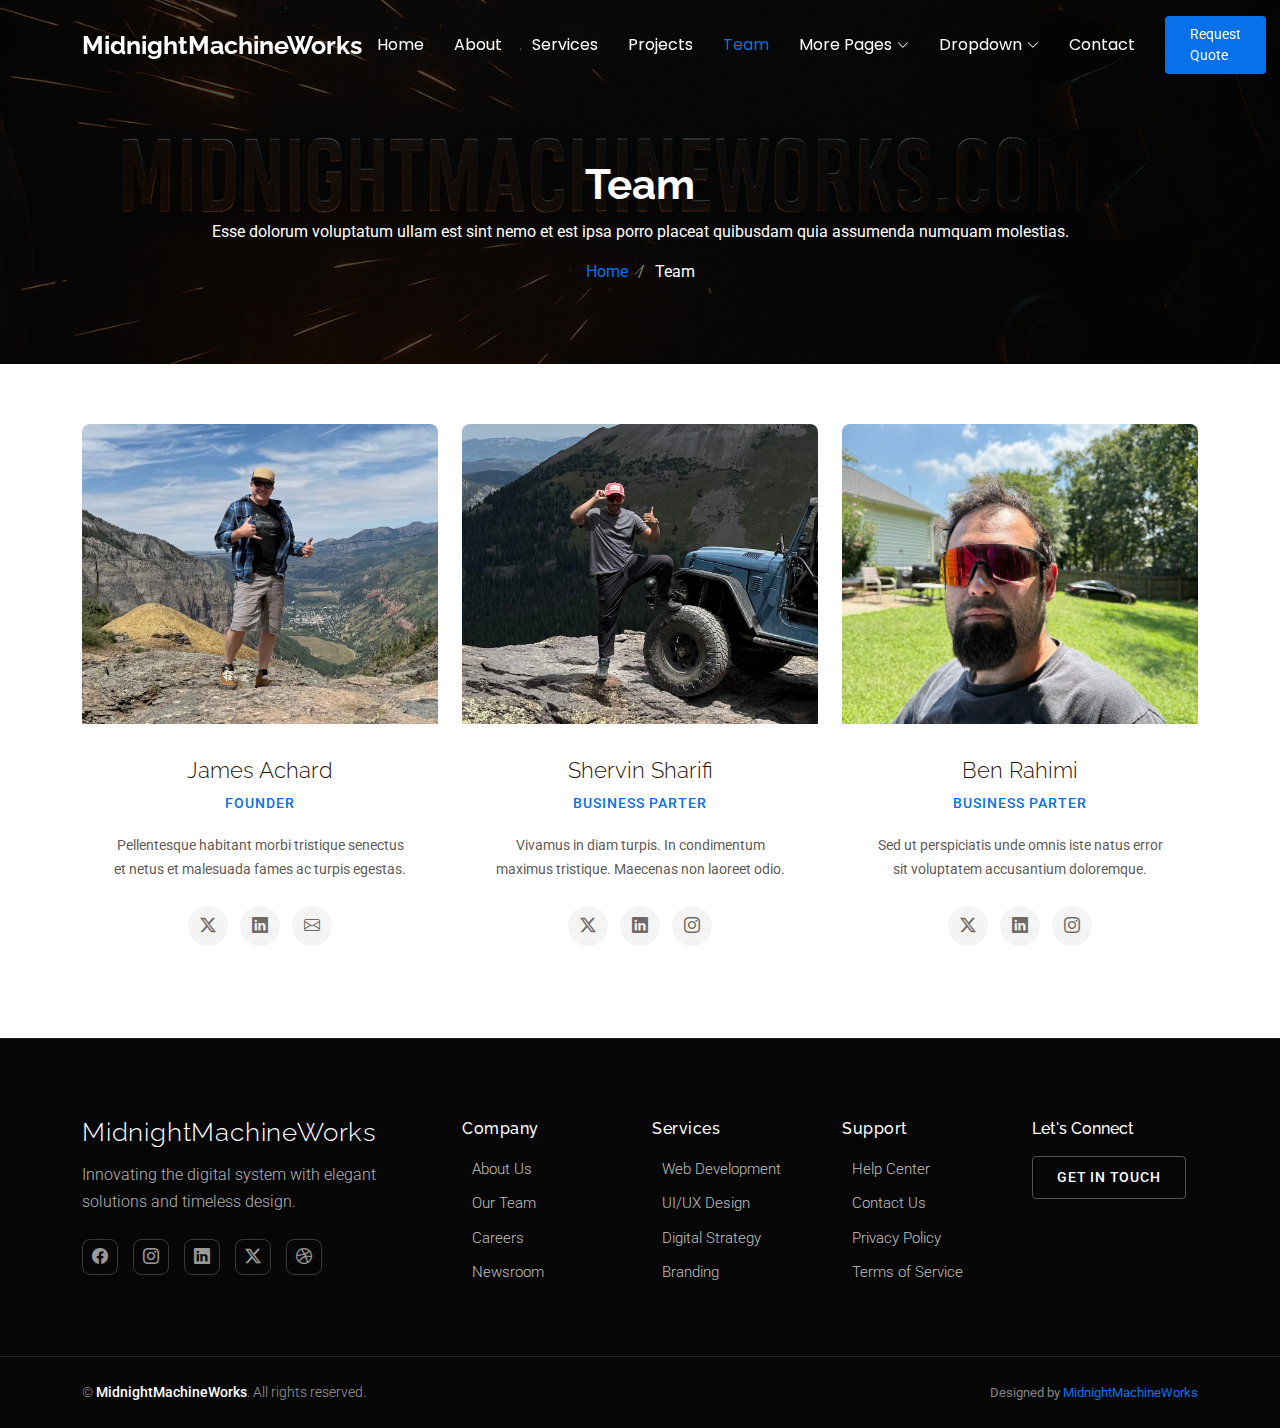
<file: team.html>
<!DOCTYPE html>
<html lang="en">

<head>
  <meta charset="utf-8">
  <meta content="width=device-width, initial-scale=1.0" name="viewport">
  <title>Team</title>
  <meta name="description" content="">
  <meta name="keywords" content="">

  <!-- Favicons -->
  <link href="assets/img/favicon.png" rel="icon">
  <link href="assets/img/apple-touch-icon.png" rel="apple-touch-icon">

  <!-- Fonts -->
  <link href="https://fonts.googleapis.com" rel="preconnect">
  <link href="https://fonts.gstatic.com" rel="preconnect" crossorigin>
  <link href="https://fonts.googleapis.com/css2?family=Roboto:ital,wght@0,100;0,300;0,400;0,500;0,700;0,900;1,100;1,300;1,400;1,500;1,700;1,900&family=Poppins:ital,wght@0,100;0,200;0,300;0,400;0,500;0,600;0,700;0,800;0,900;1,100;1,200;1,300;1,400;1,500;1,600;1,700;1,800;1,900&family=Raleway:ital,wght@0,100;0,200;0,300;0,400;0,500;0,600;0,700;0,800;0,900;1,100;1,200;1,300;1,400;1,500;1,600;1,700;1,800;1,900&display=swap" rel="stylesheet">

  <!-- Vendor CSS Files -->
  <link href="assets/vendor/bootstrap/css/bootstrap.min.css" rel="stylesheet">
  <link href="assets/vendor/bootstrap-icons/bootstrap-icons.css" rel="stylesheet">
  <link href="assets/vendor/aos/aos.css" rel="stylesheet">
  <link href="assets/vendor/glightbox/css/glightbox.min.css" rel="stylesheet">
  <link href="assets/vendor/swiper/swiper-bundle.min.css" rel="stylesheet">

  <!-- Main CSS File -->
  <link href="assets/css/main.css" rel="stylesheet">

  <!-- =======================================================
  * Template Name: MidnightMachineWorks
  ======================================================== -->
</head>

<body class="team-page">

  <header id="header" class="header d-flex align-items-center fixed-top">
    <div class="container-fluid container-xl position-relative d-flex align-items-center">

      <a href="index.html" class="logo d-flex align-items-center me-auto">
        <!-- Uncomment the line below if you also wish to use an image logo -->
        <!-- <img src="assets/img/logo.webp" alt=""> -->
        <h1 class="sitename" style="font-size: 25px;">MidnightMachineWorks</h1>
      </a>

      <nav id="navmenu" class="navmenu">
        <ul>
          <li><a href="index.html">Home</a></li>
          <li><a href="about.html">About</a></li>
          <li><a href="services.html">Services</a></li>
          <li><a href="projects.html">Projects</a></li>
          <li><a href="team.html" class="active">Team</a></li>
          <li class="dropdown"><a href="#"><span>More Pages</span> <i class="bi bi-chevron-down toggle-dropdown"></i></a>
            <ul>
              <li><a href="service-details.html">Service Details</a></li>
              <li><a href="project-details.html">Project Details</a></li>
              <li><a href="quote.html">Quote Form</a></li>
              <li><a href="terms.html">Terms</a></li>
              <li><a href="privacy.html">Privacy</a></li>
              <li><a href="404.html">404</a></li>
            </ul>
          </li>
          <li class="dropdown"><a href="#"><span>Dropdown</span> <i class="bi bi-chevron-down toggle-dropdown"></i></a>
            <ul>
              <li><a href="#">Dropdown 1</a></li>
              <li class="dropdown"><a href="#"><span>Deep Dropdown</span> <i class="bi bi-chevron-down toggle-dropdown"></i></a>
                <ul>
                  <li><a href="#">Deep Dropdown 1</a></li>
                  <li><a href="#">Deep Dropdown 2</a></li>
                  <li><a href="#">Deep Dropdown 3</a></li>
                  <li><a href="#">Deep Dropdown 4</a></li>
                  <li><a href="#">Deep Dropdown 5</a></li>
                </ul>
              </li>
              <li><a href="#">Dropdown 2</a></li>
              <li><a href="#">Dropdown 3</a></li>
              <li><a href="#">Dropdown 4</a></li>
            </ul>
          </li>
          <li><a href="contact.html">Contact</a></li>
        </ul>
        <i class="mobile-nav-toggle d-xl-none bi bi-list"></i>
      </nav>

      <a class="btn-getstarted d-none d-sm-block" href="quote.html">Request Quote</a>

    </div>
  </header>

  <main class="main">

    <!-- Page Title -->
    <div class="page-title dark-background" data-aos="fade" style="background-image: url(assets/img/construction/showcase-2.webp);">
      <div class="container position-relative">
        <h1>Team</h1>
        <p>Esse dolorum voluptatum ullam est sint nemo et est ipsa porro placeat quibusdam quia assumenda numquam molestias.</p>
        <nav class="breadcrumbs">
          <ol>
            <li><a href="index.html">Home</a></li>
            <li class="current">Team</li>
          </ol>
        </nav>
      </div>
    </div><!-- End Page Title -->

    <!-- Team Section -->
    <section id="team" class="team section">

      <div class="container" data-aos="fade-up" data-aos-delay="100">

        <div class="row gy-5">

          <div class="col-lg-4 col-md-6">
            <div class="team-member" data-aos="fade-up" data-aos-delay="200">
              <div class="member-img">
                <img src="assets/img/construction/team-1.webp" class="img-fluid" alt="">
              </div>
              <div class="member-info">
                <h4>James Achard</h4>
                <span>Founder</span>
                <p>Pellentesque habitant morbi tristique senectus et netus et malesuada fames ac turpis egestas.</p>
                <div class="social">
                  <a href=""><i class="bi bi-twitter-x"></i></a>
                  <a href=""><i class="bi bi-linkedin"></i></a>
                  <a href=""><i class="bi bi-envelope"></i></a>
                </div>
              </div>
            </div>
          </div><!-- End Team Member -->

          <div class="col-lg-4 col-md-6">
            <div class="team-member" data-aos="fade-up" data-aos-delay="300">
              <div class="member-img">
                <img src="assets/img/construction/team-3.webp" class="img-fluid" alt="">
              </div>
              <div class="member-info">
                <h4>Shervin Sharifi</h4>
                <span>Business Parter</span>
                <p>Vivamus in diam turpis. In condimentum maximus tristique. Maecenas non laoreet odio.</p>
                <div class="social">
                  <a href=""><i class="bi bi-twitter-x"></i></a>
                  <a href=""><i class="bi bi-linkedin"></i></a>
                  <a href=""><i class="bi bi-instagram"></i></a>
                </div>
              </div>
            </div>
          </div><!-- End Team Member -->

          <div class="col-lg-4 col-md-6">
            <div class="team-member" data-aos="fade-up" data-aos-delay="400">
              <div class="member-img">
                <img src="assets/img/construction/team-5.webp" class="img-fluid" alt="">
              </div>
              <div class="member-info">
                <h4>Ben Rahimi</h4>
                <span>Business Parter</span>
                <p>Sed ut perspiciatis unde omnis iste natus error sit voluptatem accusantium doloremque.</p>
                <div class="social">
                  <a href=""><i class="bi bi-twitter-x"></i></a>
                  <a href=""><i class="bi bi-linkedin"></i></a>
                  <a href=""><i class="bi bi-instagram"></i></a>
                </div>
              </div>
            </div>
          </div><!-- End Team Member -->

          <!--
          <div class="col-lg-4 col-md-6">
            <div class="team-member" data-aos="fade-up" data-aos-delay="200">
              <div class="member-img">
                <img src="assets/img/construction/team-7.webp" class="img-fluid" alt="">
              </div>
              <div class="member-info">
                <h4>Shervin Sharifi</h4>
                <span>Quality Control Inspector</span>
                <p>At vero eos et accusamus et iusto odio dignissimos ducimus qui blanditiis praesentium.</p>
                <div class="social">
                  <a href=""><i class="bi bi-twitter-x"></i></a>
                  <a href=""><i class="bi bi-linkedin"></i></a>
                  <a href=""><i class="bi bi-instagram"></i></a>
                </div>
              </div>
            </div>
          </div> End Team Member -->
        
          <!--
          <div class="col-lg-4 col-md-6">
            <div class="team-member" data-aos="fade-up" data-aos-delay="300">
              <div class="member-img">
                <img src="assets/img/construction/team-9.webp" class="img-fluid" alt="">
              </div>
              <div class="member-info">
                <h4>Shervin Sharifi</h4>
                <span>Lead Foreman</span>
                <p>Excepteur sint occaecat cupidatat non proident, sunt in culpa qui officia deserunt mollit.</p>
                <div class="social">
                  <a href=""><i class="bi bi-linkedin"></i></a>
                  <a href=""><i class="bi bi-envelope"></i></a>
                  <a href=""><i class="bi bi-facebook"></i></a>
                </div>
              </div>
            </div>
          </div> End Team Member -->

          <!--
          <div class="col-lg-4 col-md-6">
            <div class="team-member" data-aos="fade-up" data-aos-delay="400">
              <div class="member-img">
                <img src="assets/img/construction/team-2.webp" class="img-fluid" alt="">
              </div>
              <div class="member-info">
                <h4>Shervin Sharifi</h4>
                <span>Architect</span>
                <p>Lorem ipsum dolor sit amet, consectetur adipiscing elit, sed do eiusmod tempor incididunt.</p>
                <div class="social">
                  <a href=""><i class="bi bi-twitter-x"></i></a>
                  <a href=""><i class="bi bi-linkedin"></i></a>
                  <a href=""><i class="bi bi-envelope"></i></a>
                </div>
              </div>
            </div>
          </div> End Team Member -->

        </div>

      </div>

    </section><!-- /Team Section -->

  </main>

  <footer id="footer" class="footer dark-background">

    <div class="container">
      <div class="row gy-5">

        <div class="col-lg-4">
          <div class="footer-brand">
            <a href="index.html" class="logo d-flex align-items-center mb-3">
              <span class="sitename">MidnightMachineWorks</span>
            </a>
            <p class="tagline">Innovating the digital system with elegant solutions and timeless design.</p>

            <div class="social-links mt-4">
              <a href="#" aria-label="Facebook"><i class="bi bi-facebook"></i></a>
              <a href="#" aria-label="Instagram"><i class="bi bi-instagram"></i></a>
              <a href="#" aria-label="LinkedIn"><i class="bi bi-linkedin"></i></a>
              <a href="#" aria-label="Twitter"><i class="bi bi-twitter-x"></i></a>
              <a href="#" aria-label="Dribbble"><i class="bi bi-dribbble"></i></a>
            </div>
          </div>
        </div>

        <div class="col-lg-6">
          <div class="footer-links-grid">
            <div class="row">
              <div class="col-6 col-md-4">
                <h5>Company</h5>
                <ul class="list-unstyled">
                  <li><a href="#">About Us</a></li>
                  <li><a href="#">Our Team</a></li>
                  <li><a href="#">Careers</a></li>
                  <li><a href="#">Newsroom</a></li>
                </ul>
              </div>
              <div class="col-6 col-md-4">
                <h5>Services</h5>
                <ul class="list-unstyled">
                  <li><a href="#">Web Development</a></li>
                  <li><a href="#">UI/UX Design</a></li>
                  <li><a href="#">Digital Strategy</a></li>
                  <li><a href="#">Branding</a></li>
                </ul>
              </div>
              <div class="col-6 col-md-4">
                <h5>Support</h5>
                <ul class="list-unstyled">
                  <li><a href="#">Help Center</a></li>
                  <li><a href="#">Contact Us</a></li>
                  <li><a href="#">Privacy Policy</a></li>
                  <li><a href="#">Terms of Service</a></li>
                </ul>
              </div>
            </div>
          </div>
        </div>

        <div class="col-lg-2">
          <div class="footer-cta">
            <h5>Let's Connect</h5>
            <a href="contact.html" class="btn btn-outline">Get in Touch</a>
          </div>
        </div>

      </div>
    </div>

    <div class="footer-bottom">
      <div class="container">
        <div class="row">
          <div class="col-12">
            <div class="footer-bottom-content">
              <p class="mb-0">© <span class="sitename">MidnightMachineWorks</span>. All rights reserved.</p>
              <div class="credits">
                
                Designed by <a href="https://Midnight-machineworks.com/">MidnightMachineWorks</a>
              </div>
            </div>
          </div>
        </div>
      </div>
    </div>

  </footer>

  <!-- Scroll Top -->
  <a href="#" id="scroll-top" class="scroll-top d-flex align-items-center justify-content-center"><i class="bi bi-arrow-up-short"></i></a>

  <!-- Preloader -->
  <div id="preloader"></div>

  <!-- Vendor JS Files -->
  <script src="assets/vendor/bootstrap/js/bootstrap.bundle.min.js"></script>
  <script src="assets/vendor/php-email-form/validate.js"></script>
  <script src="assets/vendor/aos/aos.js"></script>
  <script src="assets/vendor/purecounter/purecounter_vanilla.js"></script>
  <script src="assets/vendor/glightbox/js/glightbox.min.js"></script>
  <script src="assets/vendor/swiper/swiper-bundle.min.js"></script>

  <!-- Main JS File -->
  <script src="assets/js/main.js"></script>

</body>

</html>
</file>
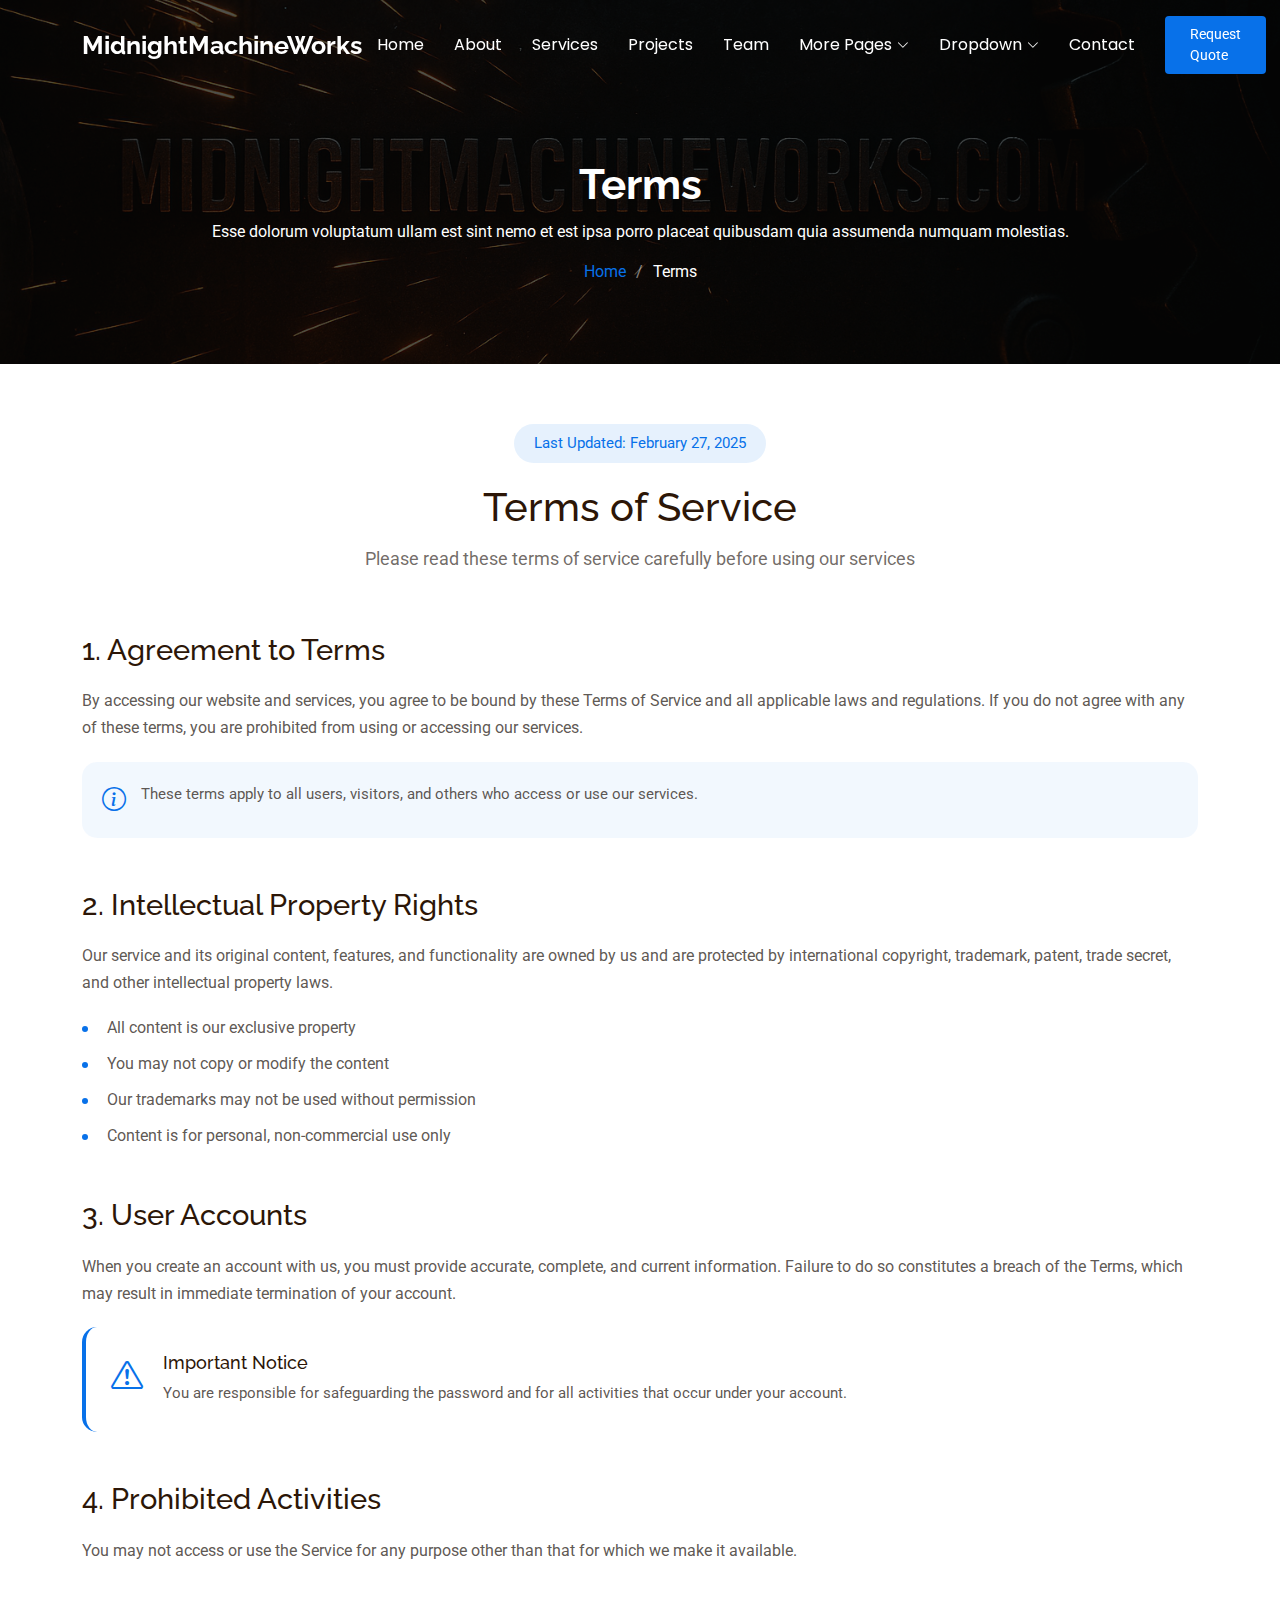
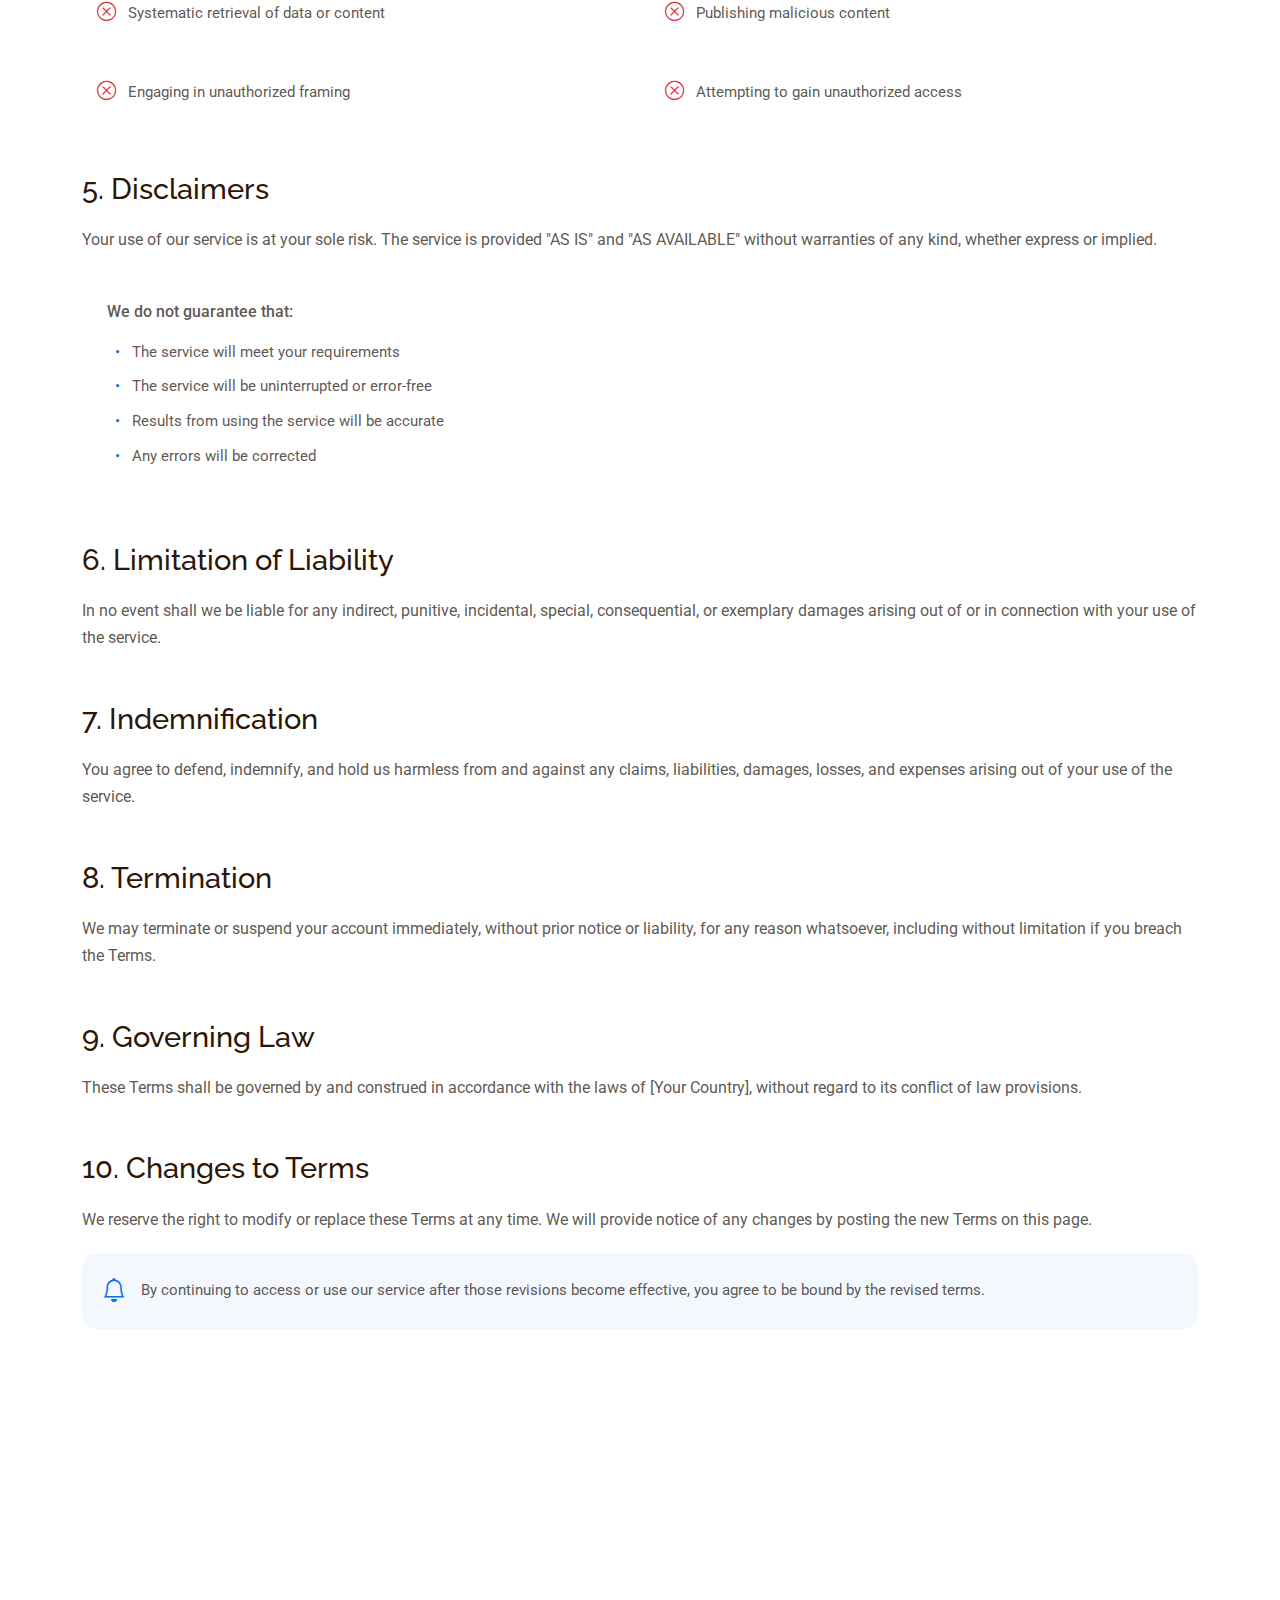
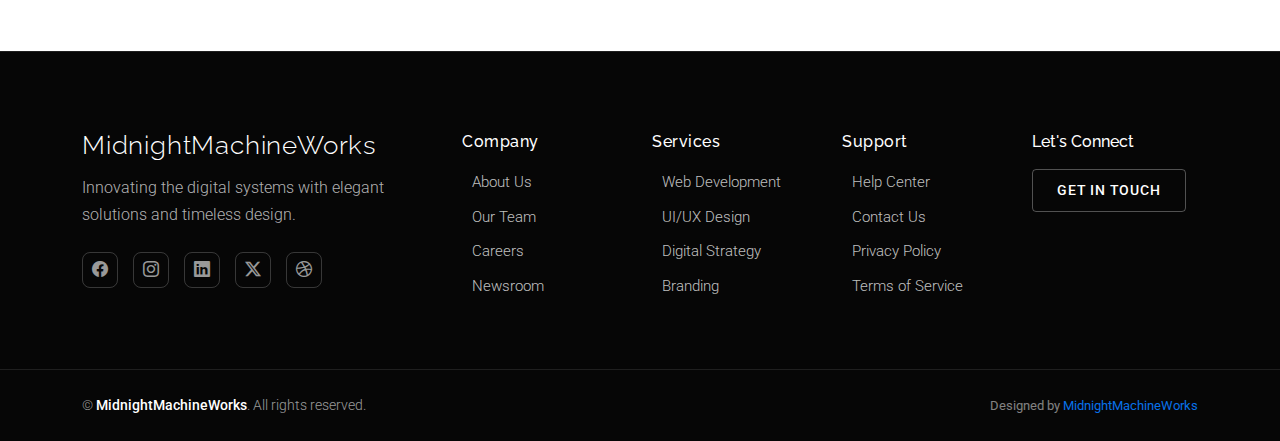
<file: terms.html>
<!DOCTYPE html>
<html lang="en">

<head>
  <meta charset="utf-8">
  <meta content="width=device-width, initial-scale=1.0" name="viewport">
  <title>Terms</title>
  <meta name="description" content="">
  <meta name="keywords" content="">

  <!-- Favicons -->
  <link href="assets/img/favicon.png" rel="icon">
  <link href="assets/img/apple-touch-icon.png" rel="apple-touch-icon">

  <!-- Fonts -->
  <link href="https://fonts.googleapis.com" rel="preconnect">
  <link href="https://fonts.gstatic.com" rel="preconnect" crossorigin>
  <link href="https://fonts.googleapis.com/css2?family=Roboto:ital,wght@0,100;0,300;0,400;0,500;0,700;0,900;1,100;1,300;1,400;1,500;1,700;1,900&family=Poppins:ital,wght@0,100;0,200;0,300;0,400;0,500;0,600;0,700;0,800;0,900;1,100;1,200;1,300;1,400;1,500;1,600;1,700;1,800;1,900&family=Raleway:ital,wght@0,100;0,200;0,300;0,400;0,500;0,600;0,700;0,800;0,900;1,100;1,200;1,300;1,400;1,500;1,600;1,700;1,800;1,900&display=swap" rel="stylesheet">

  <!-- Vendor CSS Files -->
  <link href="assets/vendor/bootstrap/css/bootstrap.min.css" rel="stylesheet">
  <link href="assets/vendor/bootstrap-icons/bootstrap-icons.css" rel="stylesheet">
  <link href="assets/vendor/aos/aos.css" rel="stylesheet">
  <link href="assets/vendor/glightbox/css/glightbox.min.css" rel="stylesheet">
  <link href="assets/vendor/swiper/swiper-bundle.min.css" rel="stylesheet">

  <!-- Main CSS File -->
  <link href="assets/css/main.css" rel="stylesheet">

  <!-- =======================================================
  * Template Name: MidnightMachineWorks
  ======================================================== -->
</head>

<body class="terms-page">

  <header id="header" class="header d-flex align-items-center fixed-top">
    <div class="container-fluid container-xl position-relative d-flex align-items-center">

      <a href="index.html" class="logo d-flex align-items-center me-auto">
        <!-- Uncomment the line below if you also wish to use an image logo -->
        <!-- <img src="assets/img/logo.webp" alt=""> -->
        <h1 class="sitename" style="font-size: 25px;">MidnightMachineWorks</h1>
      </a>

      <nav id="navmenu" class="navmenu">
        <ul>
          <li><a href="index.html">Home</a></li>
          <li><a href="about.html">About</a></li>
          <li><a href="services.html">Services</a></li>
          <li><a href="projects.html">Projects</a></li>
          <li><a href="team.html">Team</a></li>
          <li class="dropdown"><a href="#"><span>More Pages</span> <i class="bi bi-chevron-down toggle-dropdown"></i></a>
            <ul>
              <li><a href="service-details.html">Service Details</a></li>
              <li><a href="project-details.html">Project Details</a></li>
              <li><a href="quote.html">Quote Form</a></li>
              <li><a href="terms.html" class="active">Terms</a></li>
              <li><a href="privacy.html">Privacy</a></li>
              <li><a href="404.html">404</a></li>
            </ul>
          </li>
          <li class="dropdown"><a href="#"><span>Dropdown</span> <i class="bi bi-chevron-down toggle-dropdown"></i></a>
            <ul>
              <li><a href="#">Dropdown 1</a></li>
              <li class="dropdown"><a href="#"><span>Deep Dropdown</span> <i class="bi bi-chevron-down toggle-dropdown"></i></a>
                <ul>
                  <li><a href="#">Deep Dropdown 1</a></li>
                  <li><a href="#">Deep Dropdown 2</a></li>
                  <li><a href="#">Deep Dropdown 3</a></li>
                  <li><a href="#">Deep Dropdown 4</a></li>
                  <li><a href="#">Deep Dropdown 5</a></li>
                </ul>
              </li>
              <li><a href="#">Dropdown 2</a></li>
              <li><a href="#">Dropdown 3</a></li>
              <li><a href="#">Dropdown 4</a></li>
            </ul>
          </li>
          <li><a href="contact.html">Contact</a></li>
        </ul>
        <i class="mobile-nav-toggle d-xl-none bi bi-list"></i>
      </nav>

      <a class="btn-getstarted d-none d-sm-block" href="quote.html">Request Quote</a>

    </div>
  </header>

  <main class="main">

    <!-- Page Title -->
    <div class="page-title dark-background" data-aos="fade" style="background-image: url(assets/img/construction/showcase-2.webp);">
      <div class="container position-relative">
        <h1>Terms</h1>
        <p>Esse dolorum voluptatum ullam est sint nemo et est ipsa porro placeat quibusdam quia assumenda numquam molestias.</p>
        <nav class="breadcrumbs">
          <ol>
            <li><a href="index.html">Home</a></li>
            <li class="current">Terms</li>
          </ol>
        </nav>
      </div>
    </div><!-- End Page Title -->

    <!-- Terms Of Service Section -->
    <section id="terms-of-service" class="terms-of-service section">

      <div class="container" data-aos="fade-up">
        <!-- Page Header -->
        <div class="tos-header text-center" data-aos="fade-up">
          <span class="last-updated">Last Updated: February 27, 2025</span>
          <h2>Terms of Service</h2>
          <p>Please read these terms of service carefully before using our services</p>
        </div>

        <!-- Content -->
        <div class="tos-content" data-aos="fade-up" data-aos-delay="200">
          <!-- Agreement Section -->
          <div id="agreement" class="content-section">
            <h3>1. Agreement to Terms</h3>
            <p>By accessing our website and services, you agree to be bound by these Terms of Service and all applicable laws and regulations. If you do not agree with any of these terms, you are prohibited from using or accessing our services.</p>
            <div class="info-box">
              <i class="bi bi-info-circle"></i>
              <p>These terms apply to all users, visitors, and others who access or use our services.</p>
            </div>
          </div>

          <!-- Intellectual Property -->
          <div id="intellectual-property" class="content-section">
            <h3>2. Intellectual Property Rights</h3>
            <p>Our service and its original content, features, and functionality are owned by us and are protected by international copyright, trademark, patent, trade secret, and other intellectual property laws.</p>
            <ul class="list-items">
              <li>All content is our exclusive property</li>
              <li>You may not copy or modify the content</li>
              <li>Our trademarks may not be used without permission</li>
              <li>Content is for personal, non-commercial use only</li>
            </ul>
          </div>

          <!-- User Accounts -->
          <div id="user-accounts" class="content-section">
            <h3>3. User Accounts</h3>
            <p>When you create an account with us, you must provide accurate, complete, and current information. Failure to do so constitutes a breach of the Terms, which may result in immediate termination of your account.</p>
            <div class="alert-box">
              <i class="bi bi-exclamation-triangle"></i>
              <div class="alert-content">
                <h5>Important Notice</h5>
                <p>You are responsible for safeguarding the password and for all activities that occur under your account.</p>
              </div>
            </div>
          </div>

          <!-- Prohibited Activities -->
          <div id="prohibited" class="content-section">
            <h3>4. Prohibited Activities</h3>
            <p>You may not access or use the Service for any purpose other than that for which we make it available.</p>
            <div class="prohibited-list">
              <div class="prohibited-item">
                <i class="bi bi-x-circle"></i>
                <span>Systematic retrieval of data or content</span>
              </div>
              <div class="prohibited-item">
                <i class="bi bi-x-circle"></i>
                <span>Publishing malicious content</span>
              </div>
              <div class="prohibited-item">
                <i class="bi bi-x-circle"></i>
                <span>Engaging in unauthorized framing</span>
              </div>
              <div class="prohibited-item">
                <i class="bi bi-x-circle"></i>
                <span>Attempting to gain unauthorized access</span>
              </div>
            </div>
          </div>

          <!-- Disclaimers -->
          <div id="disclaimer" class="content-section">
            <h3>5. Disclaimers</h3>
            <p>Your use of our service is at your sole risk. The service is provided "AS IS" and "AS AVAILABLE" without warranties of any kind, whether express or implied.</p>
            <div class="disclaimer-box">
              <p>We do not guarantee that:</p>
              <ul>
                <li>The service will meet your requirements</li>
                <li>The service will be uninterrupted or error-free</li>
                <li>Results from using the service will be accurate</li>
                <li>Any errors will be corrected</li>
              </ul>
            </div>
          </div>

          <!-- Limitation of Liability -->
          <div id="limitation" class="content-section">
            <h3>6. Limitation of Liability</h3>
            <p>In no event shall we be liable for any indirect, punitive, incidental, special, consequential, or exemplary damages arising out of or in connection with your use of the service.</p>
          </div>

          <!-- Indemnification -->
          <div id="indemnification" class="content-section">
            <h3>7. Indemnification</h3>
            <p>You agree to defend, indemnify, and hold us harmless from and against any claims, liabilities, damages, losses, and expenses arising out of your use of the service.</p>
          </div>

          <!-- Termination -->
          <div id="termination" class="content-section">
            <h3>8. Termination</h3>
            <p>We may terminate or suspend your account immediately, without prior notice or liability, for any reason whatsoever, including without limitation if you breach the Terms.</p>
          </div>

          <!-- Governing Law -->
          <div id="governing-law" class="content-section">
            <h3>9. Governing Law</h3>
            <p>These Terms shall be governed by and construed in accordance with the laws of [Your Country], without regard to its conflict of law provisions.</p>
          </div>

          <!-- Changes -->
          <div id="changes" class="content-section">
            <h3>10. Changes to Terms</h3>
            <p>We reserve the right to modify or replace these Terms at any time. We will provide notice of any changes by posting the new Terms on this page.</p>
            <div class="notice-box">
              <i class="bi bi-bell"></i>
              <p>By continuing to access or use our service after those revisions become effective, you agree to be bound by the revised terms.</p>
            </div>
          </div>
        </div>

        <!-- Contact Section -->
        <div class="tos-contact" data-aos="fade-up" data-aos-delay="300">
          <div class="contact-box">
            <div class="contact-icon">
              <i class="bi bi-envelope"></i>
            </div>
            <div class="contact-content">
              <h4>Questions About Terms?</h4>
              <p>If you have any questions about these Terms, please contact us.</p>
              <a href="#" class="contact-link">Contact Support</a>
            </div>
          </div>
        </div>
      </div>

    </section><!-- /Terms Of Service Section -->

  </main>

  <footer id="footer" class="footer dark-background">

    <div class="container">
      <div class="row gy-5">

        <div class="col-lg-4">
          <div class="footer-brand">
            <a href="index.html" class="logo d-flex align-items-center mb-3">
              <span class="sitename">MidnightMachineWorks</span>
            </a>
            <p class="tagline">Innovating the digital systems with elegant solutions and timeless design.</p>

            <div class="social-links mt-4">
              <a href="#" aria-label="Facebook"><i class="bi bi-facebook"></i></a>
              <a href="#" aria-label="Instagram"><i class="bi bi-instagram"></i></a>
              <a href="#" aria-label="LinkedIn"><i class="bi bi-linkedin"></i></a>
              <a href="#" aria-label="Twitter"><i class="bi bi-twitter-x"></i></a>
              <a href="#" aria-label="Dribbble"><i class="bi bi-dribbble"></i></a>
            </div>
          </div>
        </div>

        <div class="col-lg-6">
          <div class="footer-links-grid">
            <div class="row">
              <div class="col-6 col-md-4">
                <h5>Company</h5>
                <ul class="list-unstyled">
                  <li><a href="#">About Us</a></li>
                  <li><a href="#">Our Team</a></li>
                  <li><a href="#">Careers</a></li>
                  <li><a href="#">Newsroom</a></li>
                </ul>
              </div>
              <div class="col-6 col-md-4">
                <h5>Services</h5>
                <ul class="list-unstyled">
                  <li><a href="#">Web Development</a></li>
                  <li><a href="#">UI/UX Design</a></li>
                  <li><a href="#">Digital Strategy</a></li>
                  <li><a href="#">Branding</a></li>
                </ul>
              </div>
              <div class="col-6 col-md-4">
                <h5>Support</h5>
                <ul class="list-unstyled">
                  <li><a href="#">Help Center</a></li>
                  <li><a href="#">Contact Us</a></li>
                  <li><a href="#">Privacy Policy</a></li>
                  <li><a href="#">Terms of Service</a></li>
                </ul>
              </div>
            </div>
          </div>
        </div>

        <div class="col-lg-2">
          <div class="footer-cta">
            <h5>Let's Connect</h5>
            <a href="contact.html" class="btn btn-outline">Get in Touch</a>
          </div>
        </div>

      </div>
    </div>

    <div class="footer-bottom">
      <div class="container">
        <div class="row">
          <div class="col-12">
            <div class="footer-bottom-content">
              <p class="mb-0">© <span class="sitename">MidnightMachineWorks</span>. All rights reserved.</p>
              <div class="credits">
                
                Designed by <a href="https://midnight-machineworks.com/">MidnightMachineWorks</a>
              </div>
            </div>
          </div>
        </div>
      </div>
    </div>

  </footer>

  <!-- Scroll Top -->
  <a href="#" id="scroll-top" class="scroll-top d-flex align-items-center justify-content-center"><i class="bi bi-arrow-up-short"></i></a>

  <!-- Preloader -->
  <div id="preloader"></div>

  <!-- Vendor JS Files -->
  <script src="assets/vendor/bootstrap/js/bootstrap.bundle.min.js"></script>
  <script src="assets/vendor/php-email-form/validate.js"></script>
  <script src="assets/vendor/aos/aos.js"></script>
  <script src="assets/vendor/purecounter/purecounter_vanilla.js"></script>
  <script src="assets/vendor/glightbox/js/glightbox.min.js"></script>
  <script src="assets/vendor/swiper/swiper-bundle.min.js"></script>

  <!-- Main JS File -->
  <script src="assets/js/main.js"></script>

</body>

</html>
</file>
<file: assets/css/main.css>
/**
* Template Name: MidnightMachineWorks
*/

@charset "UTF-8";

/*--------------------------------------------------------------
# Font & Color Variables
--------------------------------------------------------------*/
/* Fonts */
:root {
  --default-font: "Roboto",  system-ui, -apple-system, "Segoe UI", Roboto, "Helvetica Neue", Arial, "Noto Sans", "Liberation Sans", sans-serif, "Apple Color Emoji", "Segoe UI Emoji", "Segoe UI Symbol", "Noto Color Emoji";
  --heading-font: "Raleway",  sans-serif;
  --nav-font: "Poppins",  sans-serif;
}

/* Global Colors - The following color variables are used throughout the website. Updating them here will change the color scheme of the entire website */
:root { 
  --background-color: #ffffff; /* Background color for the entire website, including individual sections */
  --default-color: #342c26; /* Default color used for the majority of the text content across the entire website */
  --heading-color: #2c1607; /* Color for headings, subheadings and title throughout the website */
  --accent-color: #0871e9; /* Accent color that represents your brand on the website. It's used for buttons, links, and other elements that need to stand out */
  --surface-color: #ffffff; /* The surface color is used as a background of boxed elements within sections, such as cards, icon boxes, or other elements that require a visual separation from the global background. */
  --contrast-color: #ffffff; /* Contrast color for text, ensuring readability against backgrounds of accent, heading, or default colors. */
}

/* Nav Menu Colors - The following color variables are used specifically for the navigation menu. They are separate from the global colors to allow for more customization options */
:root {
  --nav-color: #ffffff;  /* The default color of the main navmenu links */
  --nav-hover-color: #0871e9; /* Applied to main navmenu links when they are hovered over or active */
  --nav-mobile-background-color: #ffffff; /* Used as the background color for mobile navigation menu */
  --nav-dropdown-background-color: #ffffff; /* Used as the background color for dropdown items that appear when hovering over primary navigation items */
  --nav-dropdown-color: #342c26; /* Used for navigation links of the dropdown items in the navigation menu. */
  --nav-dropdown-hover-color: #e96308; /* Similar to --nav-hover-color, this color is applied to dropdown navigation links when they are hovered over. */
}

/* Color Presets - These classes override global colors when applied to any section or element, providing reuse of the sam color scheme. */

.light-background {
  --background-color: #f9f7f6;
  --surface-color: #ffffff;
}

.dark-background {
  --background-color: #060606;
  --default-color: #ffffff;
  --heading-color: #ffffff;
  --surface-color: #252525;
  --contrast-color: #ffffff;
}

/* Smooth scroll */
:root {
  scroll-behavior: smooth;
}

/*--------------------------------------------------------------
# General Styling & Shared Classes
--------------------------------------------------------------*/
body {
  color: var(--default-color);
  background-color: var(--background-color);
  font-family: var(--default-font);
}

a {
  color: var(--accent-color);
  text-decoration: none;
  transition: 0.3s;
}

a:hover {
  color: color-mix(in srgb, var(--accent-color), transparent 25%);
  text-decoration: none;
}

h1,
h2,
h3,
h4,
h5,
h6 {
  color: var(--heading-color);
  font-family: var(--heading-font);
}

/* PHP Email Form Messages
------------------------------*/
.php-email-form .error-message {
  display: none;
  background: #df1529;
  color: #ffffff;
  text-align: left;
  padding: 15px;
  margin-bottom: 24px;
  font-weight: 600;
}

.php-email-form .sent-message {
  display: none;
  color: #ffffff;
  background: #059652;
  text-align: center;
  padding: 15px;
  margin-bottom: 24px;
  font-weight: 600;
}

.php-email-form .loading {
  display: none;
  background: var(--surface-color);
  text-align: center;
  padding: 15px;
  margin-bottom: 24px;
}

.php-email-form .loading:before {
  content: "";
  display: inline-block;
  border-radius: 50%;
  width: 24px;
  height: 24px;
  margin: 0 10px -6px 0;
  border: 3px solid var(--accent-color);
  border-top-color: var(--surface-color);
  animation: php-email-form-loading 1s linear infinite;
}

@keyframes php-email-form-loading {
  0% {
    transform: rotate(0deg);
  }

  100% {
    transform: rotate(360deg);
  }
}

/*--------------------------------------------------------------
# Global Header
--------------------------------------------------------------*/
.header {
  --background-color: rgba(255, 255, 255, 0);
  --default-color: #ffffff;
  --heading-color: #ffffff;
  color: var(--default-color);
  background-color: var(--background-color);
  padding: 15px 0;
  transition: all 0.5s;
  z-index: 997;
}

.header .logo {
  line-height: 1;
}

.header .logo img {
  max-height: 36px;
  margin-right: 8px;
}

.header .logo h1 {
  font-size: 30px;
  margin: 0;
  font-weight: 700;
  color: var(--heading-color);
}

.header .btn-getstarted,
.header .btn-getstarted:focus {
  color: var(--contrast-color);
  background: var(--accent-color);
  font-size: 14px;
  padding: 8px 25px;
  margin: 0 0 0 30px;
  border-radius: 4px;
  transition: 0.3s;
}

.header .btn-getstarted:hover,
.header .btn-getstarted:focus:hover {
  color: var(--contrast-color);
  background: color-mix(in srgb, var(--accent-color), transparent 15%);
}

@media (max-width: 1200px) {
  .header .logo {
    order: 1;
  }

  .header .btn-getstarted {
    order: 2;
    margin: 0 15px 0 0;
    padding: 6px 15px;
  }

  .header .navmenu {
    order: 3;
  }
}

.scrolled .header {
  box-shadow: 0px 0 18px rgba(0, 0, 0, 0.1);
}

/* Global Header on Scroll
------------------------------*/
.scrolled .header {
  --background-color: rgba(22, 15, 9, 0.915);
}

/*--------------------------------------------------------------
# Navigation Menu
--------------------------------------------------------------*/
/* Navmenu - Desktop */
@media (min-width: 1200px) {
  .navmenu {
    padding: 0;
  }

  .navmenu ul {
    margin: 0;
    padding: 0;
    display: flex;
    list-style: none;
    align-items: center;
  }

  .navmenu li {
    position: relative;
  }

  .navmenu a,
  .navmenu a:focus {
    color: var(--nav-color);
    padding: 18px 15px;
    font-size: 16px;
    font-family: var(--nav-font);
    font-weight: 400;
    display: flex;
    align-items: center;
    justify-content: space-between;
    white-space: nowrap;
    transition: 0.3s;
  }

  .navmenu a i,
  .navmenu a:focus i {
    font-size: 12px;
    line-height: 0;
    margin-left: 5px;
    transition: 0.3s;
  }

  .navmenu li:last-child a {
    padding-right: 0;
  }

  .navmenu li:hover>a,
  .navmenu .active,
  .navmenu .active:focus {
    color: var(--nav-hover-color);
  }

  .navmenu .dropdown ul {
    margin: 0;
    padding: 10px 0;
    background: var(--nav-dropdown-background-color);
    display: block;
    position: absolute;
    visibility: hidden;
    left: 14px;
    top: 130%;
    opacity: 0;
    transition: 0.3s;
    border-radius: 4px;
    z-index: 99;
    box-shadow: 0px 0px 30px rgba(0, 0, 0, 0.1);
  }

  .navmenu .dropdown ul li {
    min-width: 200px;
  }

  .navmenu .dropdown ul a {
    padding: 10px 20px;
    font-size: 15px;
    text-transform: none;
    color: var(--nav-dropdown-color);
  }

  .navmenu .dropdown ul a i {
    font-size: 12px;
  }

  .navmenu .dropdown ul a:hover,
  .navmenu .dropdown ul .active:hover,
  .navmenu .dropdown ul li:hover>a {
    color: var(--nav-dropdown-hover-color);
  }

  .navmenu .dropdown:hover>ul {
    opacity: 1;
    top: 100%;
    visibility: visible;
  }

  .navmenu .dropdown .dropdown ul {
    top: 0;
    left: -90%;
    visibility: hidden;
  }

  .navmenu .dropdown .dropdown:hover>ul {
    opacity: 1;
    top: 0;
    left: -100%;
    visibility: visible;
  }
}

/* Navmenu - Mobile */
@media (max-width: 1199px) {
  .mobile-nav-toggle {
    color: var(--nav-color);
    font-size: 28px;
    line-height: 0;
    margin-right: 10px;
    cursor: pointer;
    transition: color 0.3s;
  }

  .navmenu {
    padding: 0;
    z-index: 9997;
  }

  .navmenu ul {
    display: none;
    list-style: none;
    position: absolute;
    inset: 60px 20px 20px 20px;
    padding: 10px 0;
    margin: 0;
    border-radius: 6px;
    background-color: var(--nav-mobile-background-color);
    overflow-y: auto;
    transition: 0.3s;
    z-index: 9998;
    box-shadow: 0px 0px 30px rgba(0, 0, 0, 0.1);
  }

  .navmenu a,
  .navmenu a:focus {
    color: var(--nav-dropdown-color);
    padding: 10px 20px;
    font-family: var(--nav-font);
    font-size: 17px;
    font-weight: 500;
    display: flex;
    align-items: center;
    justify-content: space-between;
    white-space: nowrap;
    transition: 0.3s;
  }

  .navmenu a i,
  .navmenu a:focus i {
    font-size: 12px;
    line-height: 0;
    margin-left: 5px;
    width: 30px;
    height: 30px;
    display: flex;
    align-items: center;
    justify-content: center;
    border-radius: 50%;
    transition: 0.3s;
    background-color: color-mix(in srgb, var(--accent-color), transparent 90%);
  }

  .navmenu a i:hover,
  .navmenu a:focus i:hover {
    background-color: var(--accent-color);
    color: var(--contrast-color);
  }

  .navmenu a:hover,
  .navmenu .active,
  .navmenu .active:focus {
    color: var(--nav-dropdown-hover-color);
  }

  .navmenu .active i,
  .navmenu .active:focus i {
    background-color: var(--accent-color);
    color: var(--contrast-color);
    transform: rotate(180deg);
  }

  .navmenu .dropdown ul {
    position: static;
    display: none;
    z-index: 99;
    padding: 10px 0;
    margin: 10px 20px;
    background-color: var(--nav-dropdown-background-color);
    border: 1px solid color-mix(in srgb, var(--default-color), transparent 90%);
    box-shadow: none;
    transition: all 0.5s ease-in-out;
  }

  .navmenu .dropdown ul ul {
    background-color: rgba(33, 37, 41, 0.1);
  }

  .navmenu .dropdown>.dropdown-active {
    display: block;
    background-color: rgba(33, 37, 41, 0.03);
  }

  .mobile-nav-active {
    overflow: hidden;
  }

  .mobile-nav-active .mobile-nav-toggle {
    color: #fff;
    position: absolute;
    font-size: 32px;
    top: 15px;
    right: 15px;
    margin-right: 0;
    z-index: 9999;
  }

  .mobile-nav-active .navmenu {
    position: fixed;
    overflow: hidden;
    inset: 0;
    background: rgba(33, 37, 41, 0.8);
    transition: 0.3s;
  }

  .mobile-nav-active .navmenu>ul {
    display: block;
  }
}

/*--------------------------------------------------------------
# Global Footer
--------------------------------------------------------------*/
.footer {
  color: var(--default-color);
  background: var(--background-color);
  font-size: 15px;
  padding: 80px 0 0;
  position: relative;
  border-top: 1px solid color-mix(in srgb, var(--default-color), transparent 90%);
}

.footer .footer-brand h1,
.footer .footer-brand .logo {
  margin: 0;
  line-height: 1;
  font-weight: 300;
}

.footer .footer-brand h1 .sitename,
.footer .footer-brand .logo .sitename {
  font-family: var(--heading-font);
  font-size: 26px;
  letter-spacing: 0.8px;
  color: var(--heading-color);
}

.footer .footer-brand .tagline {
  color: color-mix(in srgb, var(--default-color), transparent 30%);
  font-size: 16px;
  line-height: 1.7;
  font-weight: 300;
  margin: 12px 0 0;
}

.footer .social-links {
  display: flex;
  gap: 15px;
  margin-top: 20px;
}

.footer .social-links a {
  display: flex;
  align-items: center;
  justify-content: center;
  width: 36px;
  height: 36px;
  border-radius: 8px;
  background-color: transparent;
  color: color-mix(in srgb, var(--default-color), transparent 40%);
  transition: all 0.3s ease;
  text-decoration: none;
  border: 1px solid color-mix(in srgb, var(--default-color), transparent 80%);
}

.footer .social-links a:hover {
  background-color: var(--accent-color);
  color: var(--contrast-color);
  transform: translateY(-3px);
  border-color: var(--accent-color);
}

.footer .social-links a i {
  font-size: 16px;
}

.footer .footer-links-grid h5 {
  color: var(--heading-color);
  font-size: 16px;
  font-weight: 500;
  margin-bottom: 20px;
  font-family: var(--heading-font);
  letter-spacing: 0.5px;
}

.footer .footer-links-grid ul {
  list-style: none;
  padding: 0;
  margin: 0;
}

.footer .footer-links-grid ul li {
  margin-bottom: 12px;
}

.footer .footer-links-grid ul li a {
  color: color-mix(in srgb, var(--default-color), transparent 25%);
  text-decoration: none;
  font-size: 15px;
  font-weight: 300;
  transition: all 0.3s ease;
  position: relative;
  padding-left: 10px;
}

.footer .footer-links-grid ul li a::before {
  content: "→";
  position: absolute;
  left: 0;
  opacity: 0;
  transition: all 0.3s ease;
  color: var(--accent-color);
}

.footer .footer-links-grid ul li a:hover {
  color: var(--accent-color);
  padding-left: 16px;
}

.footer .footer-links-grid ul li a:hover::before {
  opacity: 1;
}

.footer .footer-cta h5 {
  color: var(--heading-color);
  font-size: 16px;
  font-weight: 500;
  margin-bottom: 18px;
  font-family: var(--heading-font);
}

.footer .footer-cta .btn-outline {
  background: transparent;
  color: var(--heading-color);
  border: 1px solid color-mix(in srgb, var(--default-color), transparent 70%);
  padding: 10px 24px;
  font-size: 14px;
  font-weight: 500;
  border-radius: 4px;
  transition: all 0.3s ease;
  text-transform: uppercase;
  letter-spacing: 0.8px;
}

.footer .footer-cta .btn-outline:hover {
  background: var(--accent-color);
  color: var(--contrast-color);
  border-color: var(--accent-color);
  transform: translateY(-2px);
}

.footer .footer-bottom {
  margin-top: 60px;
  padding: 25px 0;
  border-top: 1px solid color-mix(in srgb, var(--default-color), transparent 90%);
}

.footer .footer-bottom .footer-bottom-content {
  display: flex;
  justify-content: space-between;
  align-items: center;
}

@media (max-width: 768px) {
  .footer .footer-bottom .footer-bottom-content {
    flex-direction: column;
    gap: 15px;
    text-align: center;
  }
}

.footer .footer-bottom .footer-bottom-content p {
  margin: 0;
  color: color-mix(in srgb, var(--default-color), transparent 40%);
  font-size: 14px;
  font-weight: 300;
}

.footer .footer-bottom .footer-bottom-content p .sitename {
  color: var(--heading-color);
  font-weight: 500;
}

.footer .footer-bottom .footer-bottom-content .credits {
  font-size: 13px;
  color: color-mix(in srgb, var(--default-color), transparent 50%);
}

.footer .footer-bottom .footer-bottom-content .credits a {
  color: var(--accent-color);
  text-decoration: none;
  font-weight: 400;
}

.footer .footer-bottom .footer-bottom-content .credits a:hover {
  text-decoration: underline;
}

@media (max-width: 991px) {
  .footer .footer-links-grid {
    margin-bottom: 30px;
  }

  .footer .footer-cta {
    text-align: center;
  }
}

@media (max-width: 768px) {
  .footer {
    padding: 60px 0 0;
  }

  .footer .row {
    text-align: center;
  }

  .footer .footer-brand,
  .footer .footer-links-grid,
  .footer .footer-cta {
    margin-bottom: 40px;
  }

  .footer .footer-links-grid .col-6 {
    margin-bottom: 30px;
  }

  .footer .footer-links-grid h5 {
    text-align: left;
  }

  .footer .footer-links-grid ul {
    text-align: left;
    display: inline-block;
  }
}

/*--------------------------------------------------------------
# Preloader
--------------------------------------------------------------*/
#preloader {
  position: fixed;
  inset: 0;
  z-index: 999999;
  overflow: hidden;
  background: var(--background-color);
  transition: all 0.6s ease-out;
}

#preloader:before {
  content: "";
  position: fixed;
  top: calc(50% - 30px);
  left: calc(50% - 30px);
  border: 6px solid #ffffff;
  border-color: var(--accent-color) transparent var(--accent-color) transparent;
  border-radius: 50%;
  width: 60px;
  height: 60px;
  animation: animate-preloader 1.5s linear infinite;
}

@keyframes animate-preloader {
  0% {
    transform: rotate(0deg);
  }

  100% {
    transform: rotate(360deg);
  }
}

/*--------------------------------------------------------------
# Scroll Top Button
--------------------------------------------------------------*/
.scroll-top {
  position: fixed;
  visibility: hidden;
  opacity: 0;
  right: 15px;
  bottom: 15px;
  z-index: 99999;
  background-color: var(--accent-color);
  width: 40px;
  height: 40px;
  border-radius: 4px;
  transition: all 0.4s;
}

.scroll-top i {
  font-size: 24px;
  color: var(--contrast-color);
  line-height: 0;
}

.scroll-top:hover {
  background-color: color-mix(in srgb, var(--accent-color), transparent 20%);
  color: var(--contrast-color);
}

.scroll-top.active {
  visibility: visible;
  opacity: 1;
}

/*--------------------------------------------------------------
# Disable aos animation delay on mobile devices
--------------------------------------------------------------*/
@media screen and (max-width: 768px) {
  [data-aos-delay] {
    transition-delay: 0 !important;
  }
}

/*--------------------------------------------------------------
# Global Page Titles & Breadcrumbs
--------------------------------------------------------------*/
.page-title {
  color: var(--default-color);
  background-color: var(--background-color);
  background-size: cover;
  background-position: center;
  background-repeat: no-repeat;
  padding: 160px 0 80px 0;
  text-align: center;
  position: relative;
}

.page-title:before {
  content: "";
  background-color: color-mix(in srgb, var(--background-color), transparent 30%);
  position: absolute;
  inset: 0;
}

.page-title h1 {
  font-size: 42px;
  font-weight: 700;
  margin-bottom: 10px;
}

.page-title .breadcrumbs ol {
  display: flex;
  flex-wrap: wrap;
  list-style: none;
  justify-content: center;
  padding: 0;
  margin: 0;
  font-size: 16px;
  font-weight: 400;
}

.page-title .breadcrumbs ol li+li {
  padding-left: 10px;
}

.page-title .breadcrumbs ol li+li::before {
  content: "/";
  display: inline-block;
  padding-right: 10px;
  color: color-mix(in srgb, var(--default-color), transparent 50%);
}

/*--------------------------------------------------------------
# Global Sections
--------------------------------------------------------------*/
section,
.section {
  color: var(--default-color);
  background-color: var(--background-color);
  padding: 60px 0;
  scroll-margin-top: 90px;
  overflow: clip;
}

@media (max-width: 1199px) {

  section,
  .section {
    scroll-margin-top: 66px;
  }
}

/*--------------------------------------------------------------
# Global Section Titles
--------------------------------------------------------------*/
.section-title {
  text-align: center;
  padding-bottom: 60px;
  position: relative;
}

.section-title h2 {
  font-size: 32px;
  font-weight: 400;
  margin-bottom: 20px;
  padding-bottom: 20px;
  position: relative;
}

.section-title h2:before {
  content: "";
  position: absolute;
  display: block;
  width: 160px;
  height: 1px;
  background: color-mix(in srgb, var(--default-color), transparent 60%);
  left: 0;
  right: 0;
  bottom: 1px;
  margin: auto;
}

.section-title h2::after {
  content: "";
  position: absolute;
  display: block;
  width: 60px;
  height: 3px;
  background: var(--accent-color);
  left: 0;
  right: 0;
  bottom: 0;
  margin: auto;
}

.section-title p {
  margin-bottom: 0;
}

/*--------------------------------------------------------------
# Hero Section
--------------------------------------------------------------*/
.hero {
  padding-top: 120px;
  position: relative;
  min-height: 100vh;
  display: flex;
  align-items: center;
  overflow: hidden;
  padding-bottom: 80px;
}

.hero .hero-video-container {
  position: absolute;
  top: 0;
  left: 0;
  width: 100%;
  height: 100%;
  z-index: 1;
}

.hero .hero-video-container video {
  width: 100%;
  height: 100%;
  object-fit: cover;
}

.hero .hero-overlay {
  position: absolute;
  top: 0;
  left: 0;
  width: 100%;
  height: 100%;
  background: color-mix(in srgb, var(--background-color), transparent 20%);
  z-index: 2;
}

.hero .container {
  position: relative;
  z-index: 1;
}

.hero .hero-content h1 {
  font-size: 3.5rem;
  font-weight: 600;
  margin-bottom: 1.5rem;
  line-height: 1.2;
}

@media (max-width: 768px) {
  .hero .hero-content h1 {
    font-size: 2.5rem;
  }
}

@media (max-width: 576px) {
  .hero .hero-content h1 {
    font-size: 2rem;
  }
}

.hero .hero-content p {
  font-size: 1.2rem;
  margin-bottom: 2.5rem;
  line-height: 1.6;
  max-width: 700px;
  margin-left: auto;
  margin-right: auto;
}

@media (max-width: 768px) {
  .hero .hero-content p {
    font-size: 1.1rem;
  }
}

.hero .hero-content .hero-actions {
  margin-bottom: 4rem;
}

.hero .hero-content .hero-actions .btn {
  padding: 15px 30px;
  font-size: 1rem;
  font-weight: 500;
  text-transform: uppercase;
  letter-spacing: 1px;
  border-radius: 6px;
  margin: 0 10px;
  transition: all 0.3s ease;
}

@media (max-width: 576px) {
  .hero .hero-content .hero-actions .btn {
    display: block;
    margin: 10px auto;
    width: fit-content;
  }
}

.hero .hero-content .hero-actions .btn-primary {
  background-color: var(--accent-color);
  border-color: var(--accent-color);
  color: var(--contrast-color);
}

.hero .hero-content .hero-actions .btn-primary:hover {
  background-color: color-mix(in srgb, var(--accent-color), black 15%);
  border-color: color-mix(in srgb, var(--accent-color), black 15%);
  transform: translateY(-2px);
}

.hero .hero-content .hero-actions .btn-secondary {
  background-color: transparent;
  border: 2px solid color-mix(in srgb, var(--default-color), transparent 50%);
  color: var(--default-color);
}

.hero .hero-content .hero-actions .btn-secondary:hover {
  color: var(--accent-color);
  border-color: var(--accent-color);
  transform: translateY(-2px);
}

.hero .hero-content .hero-stats {
  background-color: color-mix(in srgb, var(--background-color), transparent 90%);
  backdrop-filter: blur(5px);
  border-radius: 15px;
  padding: 2rem;
  border: 1px solid color-mix(in srgb, var(--default-color), transparent 90%);
}

.hero .hero-content .hero-stats .stat-item {
  text-align: center;
  padding: 1rem;
}

.hero .hero-content .hero-stats .stat-item .stat-number {
  display: block;
  font-size: 2.5rem;
  font-weight: 600;
  margin-bottom: 0.5rem;
}

.hero .hero-content .hero-stats .stat-item .stat-label {
  font-size: 0.9rem;
  color: color-mix(in srgb, var(--default-color), transparent 30%);
  text-transform: uppercase;
  letter-spacing: 1px;
  font-weight: 500;
}

@media (max-width: 768px) {
  .hero .hero-content .hero-stats .stat-item {
    margin-bottom: 1.5rem;
  }

  .hero .hero-content .hero-stats .stat-item:last-child {
    margin-bottom: 0;
  }
}

/*--------------------------------------------------------------
# About Section
--------------------------------------------------------------*/
.about {
  background-color: color-mix(in srgb, var(--background-color), var(--surface-color) 40%);
}

.about .content .section-heading {
  font-size: 2.5rem;
  font-weight: 300;
  line-height: 1.2;
  color: var(--heading-color);
  letter-spacing: -0.02em;
}

@media (max-width: 768px) {
  .about .content .section-heading {
    font-size: 2rem;
  }
}

.about .content .lead-text {
  font-size: 1.25rem;
  font-weight: 300;
  line-height: 1.7;
  color: var(--default-color);
}

.about .content .description-text {
  font-size: 1rem;
  line-height: 1.8;
  color: color-mix(in srgb, var(--default-color), transparent 20%);
}

.about .stats-grid {
  display: grid;
  grid-template-columns: repeat(3, 1fr);
  gap: 2rem;
  margin-bottom: 3rem;
}

@media (max-width: 576px) {
  .about .stats-grid {
    grid-template-columns: 1fr;
    gap: 1.5rem;
    text-align: center;
  }
}

.about .stats-grid .stat-item .stat-number {
  font-size: 2.5rem;
  font-weight: 200;
  color: var(--accent-color);
  line-height: 1;
  margin-bottom: 0.5rem;
}

.about .stats-grid .stat-item .stat-label {
  font-size: 0.9rem;
  font-weight: 400;
  color: var(--heading-color);
  text-transform: uppercase;
  letter-spacing: 0.05em;
}

.about .cta-section .cta-link {
  display: inline-flex;
  align-items: center;
  color: var(--accent-color);
  font-weight: 400;
  font-size: 1.1rem;
  text-decoration: none;
  transition: all 0.3s ease;
}

.about .cta-section .cta-link:hover {
  color: var(--heading-color);
  transform: translateX(5px);
}

.about .cta-section .cta-link i {
  transition: transform 0.3s ease;
}

.about .cta-section .cta-link:hover i {
  transform: translateX(5px);
}

.about .image-section {
  position: relative;
}

.about .image-section .main-image {
  border-radius: 8px;
  overflow: hidden;
  transform: translateY(-7px); /* Lift the image up */

  box-shadow: 0 20px 60px color-mix(in srgb, var(--default-color), transparent 85%);
}

.about .image-section .main-image img {
  width: 100%;
  height: 680px;
  transition: transform 0.3s ease;
}

.about .image-section .main-image:hover img {
  transform: scale(1.02);
}

.about .image-section .floating-badge {
  position: absolute;
  bottom: -20px;
  right: -20px;
  background-color: var(--surface-color);
  border-radius: 12px;
  padding: 1.5rem;
  box-shadow: 0 15px 40px color-mix(in srgb, var(--default-color), transparent 80%);
}

@media (max-width: 768px) {
  .about .image-section .floating-badge {
    bottom: -15px;
    right: -15px;
    padding: 1rem;
  }
}

.about .image-section .floating-badge .badge-content {
  display: flex;
  align-items: center;
  gap: 1rem;
}

.about .image-section .floating-badge .badge-content i {
  font-size: 2rem;
  color: var(--accent-color);
}

.about .image-section .floating-badge .badge-content .badge-text .badge-title {
  display: block;
  font-weight: 500;
  color: var(--heading-color);
  font-size: 1rem;
  line-height: 1.2;
}

.about .image-section .floating-badge .badge-content .badge-text .badge-subtitle {
  display: block;
  font-size: 0.85rem;
  color: color-mix(in srgb, var(--default-color), transparent 30%);
  font-weight: 300;
}

@media (max-width: 992px) {
  .about .content {
    margin-bottom: 3rem;
  }

  .about .image-section .floating-badge {
    position: relative;
    bottom: auto;
    right: auto;
    margin-top: 2rem;
    display: inline-block;
  }
}

/* Mission & Vision — typography cleanup */
.about .content {
  background: var(--surface-color);
  padding: 32px;
  border-radius: 16px;
  box-shadow: 0 8px 24px color-mix(in srgb, var(--default-color), transparent 88%);
}

.about .content .section-heading {
  font-weight: 700;                 /* was 300 */
  font-size: 2rem;                  /* was 2.5rem */
  letter-spacing: -0.01em;
  margin: 0 0 0.75rem;
  border-left: 4px solid var(--accent-color);
  padding-left: 12px;
}

.about .content .lead-text {
  font-size: 1.1rem;                /* was 1.25rem */
  line-height: 1.9;                 /* better readability */
  color: color-mix(in srgb, var(--default-color), transparent 8%);
  max-width: 60ch;                  /* keep line length comfortable */
  margin-bottom: 2rem;
}

.about .content .section-heading:nth-of-type(2) {
  margin-top: 3rem; /* Space above Vision */
}



/*--------------------------------------------------------------
# Services Section
--------------------------------------------------------------*/
.services {
  padding-top: 60px;
  padding-bottom: 2px;
}

.services .services-grid {
  display: grid;
  grid-template-columns: repeat(auto-fit, minmax(320px, 1fr));
  gap: 40px;
  margin-bottom: 80px;
}

@media (min-width: 992px) {
  .services .services-grid {
    grid-template-columns: repeat(3, 1fr);
    gap: 50px;
  }
}

.services .service-item {
  background: var(--surface-color);
  padding: 40px 30px;
  border-radius: 8px;
  position: relative;
  overflow: hidden;
  transition: all 0.4s cubic-bezier(0.25, 0.46, 0.45, 0.94);
  border: 1px solid color-mix(in srgb, var(--default-color), transparent 92%);
}

.services .service-item::before {
  content: "";
  position: absolute;
  top: 0;
  left: 0;
  width: 100%;
  height: 3px;
  background: linear-gradient(90deg, color-mix(in srgb, var(--accent-color), transparent 60%), var(--accent-color));
  transform: scaleX(0);
  transform-origin: left;
  transition: transform 0.4s ease;
}

.services .service-item:hover {
  transform: translateY(-5px);
  box-shadow: 0 20px 60px color-mix(in srgb, var(--default-color), transparent 88%);
  border-color: color-mix(in srgb, var(--accent-color), transparent 80%);
}

.services .service-item:hover::before {
  transform: scaleX(1);
}

.services .service-item:hover .service-number {
  color: var(--accent-color);
  transform: scale(1.1);
}

.services .service-item:hover .service-icon {
  transform: scale(1.05);
  background: var(--accent-color);
}

.services .service-item:hover .service-icon i {
  color: var(--contrast-color);
}

.services .service-item:hover .service-cta {
  transform: translateX(8px);
  color: var(--accent-color);
}

.services .service-item.featured {
  background: linear-gradient(135deg, var(--surface-color), color-mix(in srgb, var(--surface-color), var(--accent-color) 3%));
  border-color: var(--accent-color);
  transform: scale(1.02);
}

.services .service-item.featured .featured-badge {
  position: absolute;
  top: 20px;
  right: 20px;
  background: var(--accent-color);
  color: var(--contrast-color);
  padding: 6px 14px;
  border-radius: 20px;
  font-size: 11px;
  font-weight: 600;
  text-transform: uppercase;
  letter-spacing: 1px;
}

.services .service-item.featured::before {
  transform: scaleX(1);
}

.services .service-item.featured .service-number {
  color: var(--accent-color);
}

.services .service-item .service-number {
  font-size: 14px;
  font-weight: 300;
  color: color-mix(in srgb, var(--default-color), transparent 40%);
  margin-bottom: 20px;
  transition: all 0.3s ease;
  letter-spacing: 2px;
}

.services .service-item .service-icon {
  width: 60px;
  height: 60px;
  background: color-mix(in srgb, var(--accent-color), transparent 90%);
  border-radius: 50%;
  display: flex;
  align-items: center;
  justify-content: center;
  margin-bottom: 25px;
  transition: all 0.3s ease;
}

.services .service-item .service-icon i {
  font-size: 24px;
  color: var(--accent-color);
  transition: color 0.3s ease;
}

.services .service-item h3 {
  font-size: 24px;
  font-weight: 300;
  color: var(--heading-color);
  margin-bottom: 15px;
  line-height: 1.3;
}

.services .service-item p {
  color: color-mix(in srgb, var(--default-color), transparent 25%);
  line-height: 1.7;
  margin-bottom: 25px;
  font-size: 15px;
}

.services .service-item .service-cta {
  display: inline-flex;
  align-items: center;
  color: color-mix(in srgb, var(--default-color), transparent 20%);
  text-decoration: none;
  font-weight: 500;
  font-size: 14px;
  transition: all 0.3s ease;
  letter-spacing: 0.5px;
}

.services .service-item .service-cta span {
  margin-right: 8px;
}

.services .service-item .service-cta i {
  font-size: 12px;
  transition: transform 0.3s ease;
}

.services .service-item .service-cta:hover i {
  transform: translateX(3px);
}

.services .services-footer {
  background: var(--surface-color);
  padding: 50px;
  border-radius: 12px;
  display: flex;
  align-items: center;
  justify-content: space-between;
  border: 1px solid color-mix(in srgb, var(--default-color), transparent 92%);
}

@media (max-width: 768px) {
  .services .services-footer {
    flex-direction: column;
    text-align: center;
    gap: 30px;
    padding: 40px 30px;
  }
}

.services .services-footer .footer-content {
  flex: 1;
}

.services .services-footer .footer-content h4 {
  font-size: 28px;
  font-weight: 300;
  color: var(--heading-color);
  margin-bottom: 8px;
}

.services .services-footer .footer-content p {
  color: color-mix(in srgb, var(--default-color), transparent 30%);
  margin: 0;
  font-size: 16px;
  line-height: 1.6;
}

.services .services-footer .primary-cta {
  background: linear-gradient(135deg, var(--accent-color), color-mix(in srgb, var(--accent-color), var(--heading-color) 10%));
  color: var(--contrast-color);
  padding: 18px 35px;
  border-radius: 6px;
  text-decoration: none;
  font-weight: 500;
  display: inline-flex;
  align-items: center;
  transition: all 0.3s ease;
  box-shadow: 0 8px 25px color-mix(in srgb, var(--accent-color), transparent 70%);
}

.services .services-footer .primary-cta:hover {
  transform: translateY(-2px);
  box-shadow: 0 15px 40px color-mix(in srgb, var(--accent-color), transparent 60%);
  color: var(--contrast-color);
}

.services .services-footer .primary-cta i {
  margin-left: 10px;
  font-size: 14px;
  transition: transform 0.3s ease;
}

.services .services-footer .primary-cta:hover i {
  transform: translateX(3px);
}

@media (max-width: 768px) {
  .services .services-grid {
    grid-template-columns: 1fr;
    gap: 30px;
    margin-bottom: 60px;
  }

  .services .service-item {
    padding: 30px 25px;
  }

  .services .service-item h3 {
    font-size: 22px;
  }

  .services .service-item p {
    font-size: 14px;
  }

  .services .services-footer .footer-content h4 {
    font-size: 24px;
  }
}

@media (max-width: 576px) {
  .services .services-grid {
    gap: 25px;
  }

  .services .service-item {
    padding: 25px 20px;
  }

  .services .service-item .service-icon {
    width: 50px;
    height: 50px;
  }

  .services .service-item .service-icon i {
    font-size: 20px;
  }

  .services .services-footer {
    padding: 30px 20px;
  }

  .services .services-footer .primary-cta {
    padding: 15px 25px;
    font-size: 14px;
  }
}

/*--------------------------------------------------------------
# Services Alt Section
--------------------------------------------------------------*/
.services-alt {
  overflow: hidden;
}

.services-alt .section-subtitle {
  font-size: 18px;
  line-height: 1.7;
  color: color-mix(in srgb, var(--default-color), transparent 30%);
  font-weight: 300;
  margin: 0;
}

.services-alt .service-item {
  height: 100%;
  transition: all 0.4s ease;
}

.services-alt .service-item .service-visual {
  position: relative;
  overflow: hidden;
  border-radius: 8px;
  margin-bottom: 32px;
}

.services-alt .service-item .service-visual img {
  width: 100%;
  height: 280px;
  object-fit: cover;
  transition: transform 0.4s ease;
}

.services-alt .service-item .service-content h3 {
  font-size: 24px;
  font-weight: 300;
  margin-bottom: 16px;
  line-height: 1.4;
}

.services-alt .service-item .service-content p {
  font-size: 16px;
  line-height: 1.7;
  margin-bottom: 24px;
  color: color-mix(in srgb, var(--default-color), transparent 25%);
}

.services-alt .service-item .service-content .service-link {
  display: inline-flex;
  align-items: center;
  gap: 8px;
  color: var(--heading-color);
  text-decoration: none;
  font-weight: 400;
  font-size: 15px;
  transition: all 0.3s ease;
}

.services-alt .service-item .service-content .service-link span {
  border-bottom: 1px solid transparent;
  transition: border-color 0.3s ease;
}

.services-alt .service-item .service-content .service-link i {
  font-size: 14px;
  transition: transform 0.3s ease;
}

.services-alt .service-item .service-content .service-link:hover {
  color: var(--accent-color);
}

.services-alt .service-item .service-content .service-link:hover span {
  border-bottom-color: var(--accent-color);
}

.services-alt .service-item .service-content .service-link:hover i {
  transform: translateX(4px);
}

.services-alt .service-item:hover .service-visual img {
  transform: scale(1.05);
}

.services-alt .cta-section {
  background: linear-gradient(135deg, var(--surface-color) 0%, color-mix(in srgb, var(--surface-color), var(--accent-color) 5%) 100%);
  padding: 64px 48px;
  border-radius: 8px;
  border: 1px solid color-mix(in srgb, var(--default-color), transparent 90%);
}

.services-alt .cta-section h4 {
  font-size: 32px;
  font-weight: 300;
  margin-bottom: 16px;
  line-height: 1.3;
}

.services-alt .cta-section p {
  font-size: 18px;
  line-height: 1.7;
  color: color-mix(in srgb, var(--default-color), transparent 30%);
  margin-bottom: 32px;
  max-width: 600px;
  margin-left: auto;
  margin-right: auto;
}

.services-alt .cta-section .btn-primary {
  display: inline-flex;
  align-items: center;
  gap: 12px;
  background-color: var(--accent-color);
  color: var(--contrast-color);
  padding: 16px 32px;
  border-radius: 6px;
  text-decoration: none;
  font-weight: 400;
  font-size: 16px;
  transition: all 0.3s ease;
  border: none;
}

.services-alt .cta-section .btn-primary i {
  font-size: 16px;
  transition: transform 0.3s ease;
}

.services-alt .cta-section .btn-primary:hover {
  background-color: color-mix(in srgb, var(--accent-color), black 10%);
  transform: translateY(-2px);
  color: var(--contrast-color);
}

.services-alt .cta-section .btn-primary:hover i {
  transform: translateX(4px);
}

@media (max-width: 768px) {
  .services-alt .cta-section {
    padding: 48px 32px;
  }

  .services-alt .cta-section h4 {
    font-size: 28px;
  }

  .services-alt .cta-section p {
    font-size: 16px;
  }
}

@media (max-width: 768px) {
  .services-alt .service-item .service-visual {
    margin-bottom: 24px;
  }

  .services-alt .service-item .service-visual img {
    height: 240px;
  }

  .services-alt .service-item .service-content h3 {
    font-size: 22px;
  }

  .services-alt .service-item .service-content p {
    font-size: 15px;
    margin-bottom: 20px;
  }
}

/*--------------------------------------------------------------
# Projects Section
--------------------------------------------------------------*/
.projects .project-card {
  background: var(--surface-color);
  border-radius: 12px;
  overflow: hidden;
  box-shadow: 0 5px 20px color-mix(in srgb, var(--default-color), transparent 90%);
  transition: all 0.3s ease;
  height: 100%;
}

.projects .project-card:hover {
  transform: translateY(-8px);
  box-shadow: 0 15px 40px color-mix(in srgb, var(--default-color), transparent 85%);
}

.projects .project-card:hover .project-overlay {
  opacity: 1;
}

.projects .project-image {
  position: relative;
  overflow: hidden;
  height: 250px;
}

.projects .project-image img {
  width: 100%;
  height: 100%;
  object-fit: cover;
  transition: transform 0.3s ease;
}

.projects .project-image:hover img {
  transform: scale(1.05);
}

.projects .project-overlay {
  position: absolute;
  top: 0;
  left: 0;
  right: 0;
  bottom: 0;
  background: linear-gradient(to bottom, transparent 0%, color-mix(in srgb, var(--default-color), transparent 10%) 100%);
  opacity: 0;
  transition: opacity 0.3s ease;
  display: flex;
  flex-direction: column;
  justify-content: space-between;
  padding: 20px;
}

.projects .project-status {
  align-self: flex-start;
  padding: 6px 12px;
  border-radius: 20px;
  font-size: 12px;
  font-weight: 600;
  text-transform: uppercase;
  letter-spacing: 0.5px;
}

.projects .project-status.completed {
  background: color-mix(in srgb, #28a745, transparent 20%);
  color: #ffffff;
}

.projects .project-status.in-progress {
  background: color-mix(in srgb, var(--accent-color), transparent 20%);
  color: #ffffff;
}

.projects .project-status.planning {
  background: color-mix(in srgb, #ffc107, transparent 20%);
  color: #ffffff;
}

.projects .project-actions {
  align-self: center;
}

.projects .btn-project {
  background: var(--accent-color);
  color: var(--contrast-color);
  padding: 10px 24px;
  border-radius: 25px;
  text-decoration: none;
  font-weight: 600;
  font-size: 14px;
  transition: all 0.3s ease;
  display: inline-block;
}

.projects .btn-project:hover {
  background: color-mix(in srgb, var(--accent-color), transparent 20%);
  color: var(--contrast-color);
  transform: translateY(-2px);
}

.projects .project-info {
  padding: 25px;
}

.projects .project-category {
  color: var(--accent-color);
  font-size: 12px;
  font-weight: 600;
  text-transform: uppercase;
  letter-spacing: 1px;
  margin-bottom: 8px;
}

.projects .project-title {
  font-size: 20px;
  font-weight: 700;
  margin-bottom: 12px;
  color: var(--heading-color);
  line-height: 1.3;
}

.projects .project-description {
  color: color-mix(in srgb, var(--default-color), transparent 30%);
  font-size: 14px;
  line-height: 1.6;
  margin-bottom: 20px;
}

.projects .project-meta {
  display: flex;
  gap: 20px;
}

.projects .project-meta span {
  display: flex;
  align-items: center;
  gap: 6px;
  font-size: 12px;
  color: color-mix(in srgb, var(--default-color), transparent 40%);
}

.projects .project-meta span i {
  font-size: 14px;
  color: var(--accent-color);
}

@media (max-width: 768px) {
  .projects .project-meta {
    flex-direction: column;
    gap: 8px;
  }

  .projects .project-title {
    font-size: 18px;
  }

  .projects .project-image {
    height: 200px;
  }
}

/*--------------------------------------------------------------
# Testimonials Section
--------------------------------------------------------------*/
.testimonials .testimonial-masonry {
  display: grid;
  grid-template-columns: repeat(3, 1fr);
  gap: 2rem;
  position: relative;
}

.testimonials .testimonial-masonry::before {
  content: "";
  position: absolute;
  width: 100%;
  height: 100%;
  background: radial-gradient(circle at center, color-mix(in srgb, var(--accent-color), transparent 95%), transparent);
  opacity: 0.5;
  z-index: -1;
}

.testimonials .testimonial-item:nth-child(3n-1) {
  margin-top: 3rem;
}

.testimonials .testimonial-item:nth-child(3n) {
  margin-top: 1.5rem;
}

.testimonials .testimonial-item.highlight .testimonial-content {
  background-color: color-mix(in srgb, var(--accent-color), transparent 92%);
  border: 1px solid color-mix(in srgb, var(--accent-color), transparent 70%);
}

.testimonials .testimonial-item.highlight .testimonial-content .quote-pattern {
  background-color: color-mix(in srgb, var(--accent-color), transparent 85%);
}

.testimonials .testimonial-item.highlight .testimonial-content .quote-pattern i {
  color: var(--accent-color);
}

.testimonials .testimonial-content {
  background-color: var(--surface-color);
  border-radius: 20px;
  padding: 2rem;
  position: relative;
  transition: all 0.3s ease;
  border: 1px solid color-mix(in srgb, var(--default-color), transparent 92%);
}

.testimonials .testimonial-content:hover {
  transform: translateY(-5px);
}

.testimonials .testimonial-content p {
  font-size: 1rem;
  line-height: 1.7;
  margin: 1.5rem 0;
  position: relative;
}

.testimonials .quote-pattern {
  position: absolute;
  top: -1.25rem;
  left: 2rem;
  width: 2.5rem;
  height: 2.5rem;
  background-color: var(--surface-color);
  border-radius: 50%;
  display: flex;
  align-items: center;
  justify-content: center;
  border: 1px solid color-mix(in srgb, var(--default-color), transparent 92%);
}

.testimonials .quote-pattern i {
  font-size: 1.25rem;
  color: var(--accent-color);
}

.testimonials .client-info {
  display: flex;
  align-items: center;
  gap: 1rem;
  margin-top: 1.5rem;
  padding-top: 1.5rem;
  border-top: 1px solid color-mix(in srgb, var(--default-color), transparent 92%);
}

.testimonials .client-image {
  width: 50px;
  height: 50px;
  border-radius: 50%;
  overflow: hidden;
  flex-shrink: 0;
}

.testimonials .client-image img {
  width: 100%;
  height: 100%;
  object-fit: cover;
}

.testimonials .client-details h3 {
  font-size: 1.125rem;
  margin-bottom: 0.25rem;
}

.testimonials .client-details .position {
  font-size: 0.875rem;
  color: color-mix(in srgb, var(--heading-color), transparent 40%);
}

@media (max-width: 1199.98px) {
  .testimonials .testimonial-masonry {
    grid-template-columns: repeat(2, 1fr);
    gap: 1.5rem;
  }

  .testimonials .testimonial-item:nth-child(3n-1),
  .testimonials .testimonial-item:nth-child(3n) {
    margin-top: 0;
  }

  .testimonials .testimonial-item:nth-child(even) {
    margin-top: 2rem;
  }
}

@media (max-width: 767.98px) {
  .testimonials .testimonial-masonry {
    grid-template-columns: 1fr;
    gap: 2rem;
  }

  .testimonials .testimonial-item:nth-child(even) {
    margin-top: 0;
  }

  .testimonials .testimonial-content {
    padding: 1.5rem;
  }

  .testimonials .testimonial-content p {
    font-size: 0.9375rem;
    margin: 1.25rem 0;
  }

  .testimonials .quote-pattern {
    width: 2.25rem;
    height: 2.25rem;
    top: -1.125rem;
  }

  .testimonials .quote-pattern i {
    font-size: 1.125rem;
  }

  .testimonials .client-info {
    margin-top: 1.25rem;
    padding-top: 1.25rem;
  }

  .testimonials .client-image {
    width: 45px;
    height: 45px;
  }

  .testimonials .client-details h3 {
    font-size: 1rem;
  }

  .testimonials .client-details .position {
    font-size: 0.8125rem;
  }
}

/*--------------------------------------------------------------
# Certifications Section
--------------------------------------------------------------*/
.certifications .content h2 {
  font-size: 2.5rem;
  font-weight: 300;
  margin-bottom: 1.5rem;
  letter-spacing: -0.02em;
  line-height: 1.2;
}

.certifications .content p {
  font-size: 1.125rem;
  line-height: 1.7;
  color: color-mix(in srgb, var(--default-color), transparent 20%);
  margin-bottom: 0;
}

.certifications .certification-item {
  text-align: center;
  padding: 2.5rem 1.5rem;
  height: 100%;
  transition: all 0.4s ease-in-out;
  position: relative;
}

.certifications .certification-item:hover {
  transform: translateY(-5px);
}

.certifications .certification-item:hover .certification-badge img {
  transform: scale(1.05);
}

.certifications .certification-item .certification-badge {
  margin-bottom: 2rem;
  width: 120px;
  height: 120px;
  margin-left: auto;
  margin-right: auto;
  display: flex;
  align-items: center;
  justify-content: center;
  background: var(--surface-color);
  border-radius: 8px;
  box-shadow: 0 4px 20px rgba(0, 0, 0, 0.04);
  padding: 1rem;
}

.certifications .certification-item .certification-badge img {
  max-width: 100%;
  max-height: 100%;
  object-fit: contain;
  transition: transform 0.4s ease-in-out;
}

.certifications .certification-item h4 {
  font-size: 1.25rem;
  font-weight: 400;
  margin-bottom: 1rem;
  color: var(--heading-color);
  line-height: 1.3;
}

.certifications .certification-item p {
  font-size: 0.95rem;
  line-height: 1.6;
  color: color-mix(in srgb, var(--default-color), transparent 30%);
  margin-bottom: 0;
}

.certifications .certification-stats {
  margin-top: 2rem;
  padding: 3rem 2rem;
  background: var(--surface-color);
  border-radius: 8px;
  box-shadow: 0 6px 30px rgba(0, 0, 0, 0.03);
}

.certifications .certification-stats .stat-item h3 {
  font-size: 2.5rem;
  font-weight: 300;
  color: var(--accent-color);
  margin-bottom: 0.5rem;
  line-height: 1;
}

.certifications .certification-stats .stat-item p {
  font-size: 0.9rem;
  color: color-mix(in srgb, var(--default-color), transparent 40%);
  margin-bottom: 0;
  text-transform: uppercase;
  letter-spacing: 0.5px;
  font-weight: 500;
}

@media (max-width: 768px) {
  .certifications {
    padding: 80px 0;
  }

  .certifications .content h2 {
    font-size: 2rem;
  }

  .certifications .content p {
    font-size: 1rem;
  }

  .certifications .certification-item {
    padding: 2rem 1rem;
  }

  .certifications .certification-item .certification-badge {
    width: 100px;
    height: 100px;
    margin-bottom: 1.5rem;
  }

  .certifications .certification-item h4 {
    font-size: 1.125rem;
  }

  .certifications .certification-stats {
    padding: 2rem 1rem;
  }

  .certifications .certification-stats .stat-item h3 {
    font-size: 2rem;
  }
}

/*--------------------------------------------------------------
# Team Section
--------------------------------------------------------------*/
.team .team-member {
  background-color: var(--surface-color);
  border-radius: 8px;
  overflow: hidden;
  transition: all 0.3s ease-in-out;
}

.team .team-member:hover {
  transform: translateY(-8px);
  box-shadow: 0 15px 35px color-mix(in srgb, var(--default-color), transparent 85%);
}

.team .team-member .member-img {
  position: relative;
  overflow: hidden;
}

.team .team-member .member-img img {
  width: 100%;
  height: 300px;
  object-fit: cover;
  transition: transform 0.3s ease-in-out;
}

.team .team-member .member-img::after {
  content: "";
  position: absolute;
  top: 0;
  left: 0;
  right: 0;
  bottom: 0;
  background: linear-gradient(180deg, transparent 0%, color-mix(in srgb, var(--heading-color), transparent 20%) 100%);
  opacity: 0;
  transition: opacity 0.3s ease-in-out;
}

.team .team-member .member-info {
  padding: 32px 28px;
  text-align: center;
}

.team .team-member .member-info h4 {
  font-size: 22px;
  font-weight: 300;
  margin: 0 0 8px 0;
  color: var(--heading-color);
  line-height: 1.3;
}

.team .team-member .member-info span {
  display: block;
  font-size: 14px;
  color: var(--accent-color);
  font-weight: 500;
  text-transform: uppercase;
  letter-spacing: 1px;
  margin-bottom: 20px;
}

.team .team-member .member-info p {
  font-size: 14px;
  line-height: 1.7;
  color: color-mix(in srgb, var(--default-color), transparent 20%);
  margin-bottom: 24px;
}

.team .team-member .member-info .social {
  display: flex;
  justify-content: center;
  gap: 12px;
}

.team .team-member .member-info .social a {
  display: inline-flex;
  align-items: center;
  justify-content: center;
  width: 40px;
  height: 40px;
  background-color: color-mix(in srgb, var(--default-color), transparent 95%);
  color: color-mix(in srgb, var(--default-color), transparent 30%);
  border-radius: 50%;
  font-size: 16px;
  transition: all 0.3s ease-in-out;
}

.team .team-member .member-info .social a:hover {
  background-color: var(--accent-color);
  color: var(--contrast-color);
  transform: translateY(-3px);
}

.team .team-member:hover .member-img img {
  transform: scale(1.08);
}

.team .team-member:hover .member-img::after {
  opacity: 1;
}

@media (max-width: 768px) {
  .team .team-member .member-info {
    padding: 24px 20px;
  }

  .team .team-member .member-info h4 {
    font-size: 20px;
  }

  .team .team-member .member-img img {
    height: 250px;
  }
}

/*--------------------------------------------------------------
# Call To Action Section
--------------------------------------------------------------*/
.call-to-action {
  padding-top: 60px;
  padding-bottom: 60px;
}

.call-to-action .container {
  position: relative;
  z-index: 2;
}

.call-to-action .cta-header {
  margin-bottom: 80px;
}

.call-to-action .cta-header h2 {
  font-size: 3.2rem;
  font-weight: 300;
  color: var(--heading-color);
  margin-bottom: 2rem;
  line-height: 1.2;
  letter-spacing: -0.02em;
}

@media (max-width: 768px) {
  .call-to-action .cta-header h2 {
    font-size: 2.4rem;
    margin-bottom: 1.5rem;
  }
}

.call-to-action .cta-header p {
  font-size: 1.2rem;
  line-height: 1.8;
  color: color-mix(in srgb, var(--default-color), transparent 25%);
  max-width: 800px;
  margin: 0 auto;
}

@media (max-width: 768px) {
  .call-to-action .cta-header p {
    font-size: 1.1rem;
  }
}

@media (max-width: 992px) {
  .call-to-action .cta-header {
    margin-bottom: 60px;
  }
}

.call-to-action .achievements-grid {
  display: grid;
  grid-template-columns: 1fr 1fr;
  gap: 30px;
}

@media (max-width: 576px) {
  .call-to-action .achievements-grid {
    grid-template-columns: 1fr;
    gap: 20px;
  }
}

.call-to-action .achievements-grid .achievement-item {
  background: var(--surface-color);
  padding: 40px 30px;
  border-radius: 12px;
  text-align: center;
  transition: all 0.4s ease;
  border: 1px solid color-mix(in srgb, var(--default-color), transparent 92%);
}

.call-to-action .achievements-grid .achievement-item:hover {
  transform: translateY(-8px);
  box-shadow: 0 25px 50px color-mix(in srgb, var(--default-color), transparent 88%);
}

.call-to-action .achievements-grid .achievement-item .achievement-icon {
  margin-bottom: 20px;
}

.call-to-action .achievements-grid .achievement-item .achievement-icon i {
  font-size: 2.5rem;
  color: var(--accent-color);
}

.call-to-action .achievements-grid .achievement-item .achievement-info h3 {
  font-size: 2.8rem;
  font-weight: 300;
  color: var(--heading-color);
  margin-bottom: 8px;
  line-height: 1;
}

.call-to-action .achievements-grid .achievement-item .achievement-info span {
  font-size: 0.95rem;
  color: color-mix(in srgb, var(--default-color), transparent 30%);
  text-transform: uppercase;
  letter-spacing: 0.5px;
  font-weight: 500;
}

@media (max-width: 768px) {
  .call-to-action .achievements-grid .achievement-item {
    padding: 30px 20px;
  }
}

.call-to-action .action-panel {
  background: var(--surface-color);
  border-radius: 20px;
  padding: 50px;
  box-shadow: 0 30px 80px color-mix(in srgb, var(--default-color), transparent 90%);
  border: 1px solid color-mix(in srgb, var(--accent-color), transparent 90%);
}

@media (max-width: 768px) {
  .call-to-action .action-panel {
    padding: 40px 30px;
    margin-top: 40px;
  }
}

.call-to-action .action-panel .panel-content {
  margin-bottom: 40px;
}

.call-to-action .action-panel .panel-content h3 {
  font-size: 2.2rem;
  font-weight: 400;
  color: var(--heading-color);
  margin-bottom: 1.5rem;
  line-height: 1.3;
}

@media (max-width: 768px) {
  .call-to-action .action-panel .panel-content h3 {
    font-size: 1.8rem;
  }
}

.call-to-action .action-panel .panel-content p {
  font-size: 1.1rem;
  line-height: 1.7;
  color: color-mix(in srgb, var(--default-color), transparent 20%);
  margin-bottom: 2.5rem;
}

.call-to-action .action-panel .panel-content .action-buttons {
  display: flex;
  gap: 15px;
  flex-direction: column;
}

.call-to-action .action-panel .panel-content .action-buttons .btn-primary,
.call-to-action .action-panel .panel-content .action-buttons .btn-secondary {
  display: flex;
  align-items: center;
  justify-content: space-between;
  padding: 18px 25px;
  border-radius: 10px;
  text-decoration: none;
  font-weight: 500;
  font-size: 1.05rem;
  transition: all 0.3s ease;
}

.call-to-action .action-panel .panel-content .action-buttons .btn-primary i,
.call-to-action .action-panel .panel-content .action-buttons .btn-secondary i {
  font-size: 1.1rem;
}

.call-to-action .action-panel .panel-content .action-buttons .btn-primary {
  background: var(--accent-color);
  color: var(--contrast-color);
  border: none;
}

.call-to-action .action-panel .panel-content .action-buttons .btn-primary:hover {
  background: color-mix(in srgb, var(--accent-color), black 10%);
  transform: translateY(-2px);
}

.call-to-action .action-panel .panel-content .action-buttons .btn-secondary {
  background: transparent;
  color: var(--heading-color);
  border: 2px solid color-mix(in srgb, var(--default-color), transparent 85%);
}

.call-to-action .action-panel .panel-content .action-buttons .btn-secondary:hover {
  border-color: var(--accent-color);
  color: var(--accent-color);
  transform: translateY(-2px);
}

.call-to-action .action-panel .contact-quick {
  padding-top: 30px;
  border-top: 1px solid color-mix(in srgb, var(--default-color), transparent 90%);
}

.call-to-action .action-panel .contact-quick .contact-row {
  display: flex;
  align-items: center;
  gap: 20px;
  margin-bottom: 20px;
}

.call-to-action .action-panel .contact-quick .contact-row:last-child {
  margin-bottom: 0;
}

.call-to-action .action-panel .contact-quick .contact-row i {
  font-size: 1.5rem;
  color: var(--accent-color);
  flex-shrink: 0;
}

.call-to-action .action-panel .contact-quick .contact-row .contact-details {
  display: flex;
  flex-direction: column;
  gap: 3px;
}

.call-to-action .action-panel .contact-quick .contact-row .contact-details .contact-label {
  font-size: 0.9rem;
  color: color-mix(in srgb, var(--default-color), transparent 40%);
  font-weight: 500;
}

.call-to-action .action-panel .contact-quick .contact-row .contact-details .contact-value {
  font-size: 1rem;
  color: var(--heading-color);
  font-weight: 600;
}

@media (max-width: 992px) {
  .call-to-action {
    padding: 40px 0;
  }
}

/*--------------------------------------------------------------
# Service Details Section
--------------------------------------------------------------*/
.service-details .service-header .service-title {
  font-size: 3rem;
  font-weight: 300;
  color: var(--heading-color);
  line-height: 1.2;
  margin-bottom: 1.5rem;
}

.service-details .service-header .service-subtitle {
  font-size: 1.1rem;
  color: var(--default-color);
  line-height: 1.7;
  margin: 0;
}

.service-details .service-header .service-stats {
  display: flex;
  gap: 2rem;
  justify-content: flex-end;
}

.service-details .service-header .service-stats .stat-item {
  text-align: center;
}

.service-details .service-header .service-stats .stat-item .stat-number {
  font-size: 2.5rem;
  font-weight: 300;
  color: var(--accent-color);
  line-height: 1;
  margin-bottom: 0.5rem;
}

.service-details .service-header .service-stats .stat-item .stat-label {
  font-size: 0.9rem;
  color: var(--default-color);
  text-transform: uppercase;
  letter-spacing: 1px;
}

.service-details .service-overview {
  margin-bottom: 4rem;
}

.service-details .service-overview .service-image {
  width: 100%;
  height: 350px;
  object-fit: cover;
  border-radius: 12px;
  margin-bottom: 3rem;
}

.service-details .service-overview .overview-grid {
  display: grid;
  grid-template-columns: 1fr 1fr;
  gap: 3rem;
}

.service-details .service-overview .overview-grid .overview-item i {
  font-size: 2.5rem;
  color: var(--accent-color);
  margin-bottom: 1.5rem;
  display: block;
}

.service-details .service-overview .overview-grid .overview-item h3 {
  font-size: 1.4rem;
  font-weight: 400;
  color: var(--heading-color);
  margin-bottom: 1rem;
}

.service-details .service-overview .overview-grid .overview-item p {
  font-size: 1rem;
  line-height: 1.7;
  color: var(--default-color);
  margin: 0;
}

.service-details .capabilities-section {
  margin-bottom: 4rem;
}

.service-details .capabilities-section h2 {
  font-size: 2.2rem;
  font-weight: 300;
  color: var(--heading-color);
  margin-bottom: 3rem;
}

.service-details .capabilities-section .custom-tabs {
  border-bottom: 1px solid color-mix(in srgb, var(--default-color), transparent 85%);
  margin-bottom: 3rem;
  padding-left: 0;
}

.service-details .capabilities-section .custom-tabs .nav-item .nav-link {
  background: none;
  border: none;
  border-bottom: 2px solid transparent;
  padding: 1rem 2rem;
  font-size: 1rem;
  color: var(--default-color);
  cursor: pointer;
  transition: all 0.3s ease;
  border-radius: 0;
}

.service-details .capabilities-section .custom-tabs .nav-item .nav-link.active {
  color: var(--accent-color);
  border-bottom-color: var(--accent-color);
  background: none;
}

.service-details .capabilities-section .custom-tabs .nav-item .nav-link:hover:not(.active) {
  color: var(--heading-color);
  border-bottom-color: transparent;
  background: none;
}

.service-details .capabilities-section .custom-tabs .nav-item .nav-link:focus {
  box-shadow: none;
}

.service-details .capabilities-section .tab-content .tab-pane {
  padding: 2rem 0;
}

.service-details .capabilities-section .tab-content .tab-pane h4 {
  font-size: 1.5rem;
  font-weight: 400;
  color: var(--heading-color);
  margin-bottom: 1rem;
}

.service-details .capabilities-section .tab-content .tab-pane p {
  font-size: 1rem;
  line-height: 1.7;
  color: var(--default-color);
  margin-bottom: 2rem;
}

.service-details .capabilities-section .tab-content .tab-pane .capability-features {
  list-style: none;
  padding: 0;
}

.service-details .capabilities-section .tab-content .tab-pane .capability-features li {
  padding: 0.5rem 0;
  color: var(--default-color);
  position: relative;
  padding-left: 1.5rem;
}

.service-details .capabilities-section .tab-content .tab-pane .capability-features li:before {
  content: "→";
  color: var(--accent-color);
  position: absolute;
  left: 0;
  top: 0.5rem;
}

.service-details .service-sidebar .quick-info-card,
.service-details .service-sidebar .contact-form-card,
.service-details .service-sidebar .expertise-highlights {
  background-color: var(--surface-color);
  padding: 2.5rem;
  border-radius: 16px;
  margin-bottom: 2.5rem;
  border: 1px solid color-mix(in srgb, var(--default-color), transparent 90%);
}

.service-details .service-sidebar .quick-info-card .info-header {
  display: flex;
  justify-content: space-between;
  align-items: center;
  margin-bottom: 2rem;
}

.service-details .service-sidebar .quick-info-card .info-header h3 {
  font-size: 1.4rem;
  font-weight: 400;
  color: var(--heading-color);
  margin: 0;
}

.service-details .service-sidebar .quick-info-card .info-header .info-badge {
  background-color: color-mix(in srgb, var(--accent-color), transparent 85%);
  color: var(--accent-color);
  padding: 0.3rem 0.8rem;
  border-radius: 20px;
  font-size: 0.8rem;
  font-weight: 500;
  text-transform: uppercase;
  letter-spacing: 0.5px;
}

.service-details .service-sidebar .quick-info-card .info-content .info-row {
  display: flex;
  justify-content: space-between;
  padding: 1rem 0;
  border-bottom: 1px solid color-mix(in srgb, var(--default-color), transparent 90%);
}

.service-details .service-sidebar .quick-info-card .info-content .info-row:last-child {
  border-bottom: none;
}

.service-details .service-sidebar .quick-info-card .info-content .info-row .label {
  color: var(--default-color);
  font-weight: 400;
}

.service-details .service-sidebar .quick-info-card .info-content .info-row .value {
  color: var(--heading-color);
  font-weight: 500;
}

.service-details .service-sidebar .contact-form-card h3 {
  font-size: 1.4rem;
  font-weight: 400;
  color: var(--heading-color);
  margin-bottom: 0.5rem;
}

.service-details .service-sidebar .contact-form-card p {
  color: var(--default-color);
  margin-bottom: 2rem;
  font-size: 0.95rem;
}

.service-details .service-sidebar .contact-form-card .consultation-form .form-group {
  margin-bottom: 1.5rem;
}

.service-details .service-sidebar .contact-form-card .consultation-form .form-group input,
.service-details .service-sidebar .contact-form-card .consultation-form .form-group select,
.service-details .service-sidebar .contact-form-card .consultation-form .form-group textarea {
  width: 100%;
  padding: 1rem;
  border: 1px solid color-mix(in srgb, var(--default-color), transparent 80%);
  border-radius: 8px;
  background-color: var(--surface-color);
  color: var(--default-color);
  font-size: 0.95rem;
  transition: border-color 0.3s ease;
}

.service-details .service-sidebar .contact-form-card .consultation-form .form-group input:focus,
.service-details .service-sidebar .contact-form-card .consultation-form .form-group select:focus,
.service-details .service-sidebar .contact-form-card .consultation-form .form-group textarea:focus {
  outline: none;
  border-color: var(--accent-color);
}

.service-details .service-sidebar .contact-form-card .consultation-form .form-group input::placeholder,
.service-details .service-sidebar .contact-form-card .consultation-form .form-group select::placeholder,
.service-details .service-sidebar .contact-form-card .consultation-form .form-group textarea::placeholder {
  color: color-mix(in srgb, var(--default-color), transparent 70%);
}

.service-details .service-sidebar .contact-form-card .consultation-form .form-group select {
  appearance: none;
  background-image: url("data:image/svg+xml;charset=UTF-8,%3csvg xmlns='http://www.w3.org/2000/svg' viewBox='0 0 24 24' fill='none' stroke='currentColor' stroke-width='2' stroke-linecap='round' stroke-linejoin='round'%3e%3cpolyline points='6,9 12,15 18,9'%3e%3c/polyline%3e%3c/svg%3e");
  background-repeat: no-repeat;
  background-position: right 1rem center;
  background-size: 1rem;
}

.service-details .service-sidebar .contact-form-card .consultation-form .btn-submit {
  width: 100%;
  background-color: var(--accent-color);
  color: var(--contrast-color);
  border: none;
  padding: 1rem;
  border-radius: 8px;
  font-size: 0.95rem;
  font-weight: 500;
  cursor: pointer;
  transition: all 0.3s ease;
}

.service-details .service-sidebar .contact-form-card .consultation-form .btn-submit:hover {
  background-color: color-mix(in srgb, var(--accent-color), black 10%);
  transform: translateY(-1px);
}

.service-details .service-sidebar .expertise-highlights h4 {
  font-size: 1.2rem;
  font-weight: 400;
  color: var(--heading-color);
  margin-bottom: 2rem;
}

.service-details .service-sidebar .expertise-highlights .expertise-grid {
  display: grid;
  grid-template-columns: 1fr 1fr;
  gap: 1rem;
}

.service-details .service-sidebar .expertise-highlights .expertise-grid .expertise-item {
  display: flex;
  align-items: center;
  gap: 0.75rem;
  padding: 0.75rem;
  border-radius: 8px;
  transition: background-color 0.3s ease;
}

.service-details .service-sidebar .expertise-highlights .expertise-grid .expertise-item:hover {
  background-color: color-mix(in srgb, var(--accent-color), transparent 95%);
}

.service-details .service-sidebar .expertise-highlights .expertise-grid .expertise-item i {
  color: var(--accent-color);
  font-size: 1.1rem;
}

.service-details .service-sidebar .expertise-highlights .expertise-grid .expertise-item span {
  font-size: 0.9rem;
  color: var(--default-color);
  font-weight: 500;
}

.service-details .project-showcase {
  margin-top: 5rem;
}

.service-details .project-showcase h2 {
  font-size: 2.2rem;
  font-weight: 300;
  color: var(--heading-color);
  text-align: center;
  margin-bottom: 3rem;
}

.service-details .project-showcase .showcase-grid {
  display: grid;
  grid-template-columns: 1fr 1fr 1fr;
  grid-template-rows: 300px 300px;
  gap: 1.5rem;
}

.service-details .project-showcase .showcase-grid .showcase-item {
  position: relative;
  overflow: hidden;
  border-radius: 12px;
  cursor: pointer;
}

.service-details .project-showcase .showcase-grid .showcase-item.large {
  grid-row: span 2;
  grid-column: span 1;
}

.service-details .project-showcase .showcase-grid .showcase-item img {
  width: 100%;
  height: 100%;
  object-fit: cover;
  transition: transform 0.5s ease;
}

.service-details .project-showcase .showcase-grid .showcase-item .showcase-overlay {
  position: absolute;
  top: 0;
  left: 0;
  right: 0;
  bottom: 0;
  background: linear-gradient(to bottom, rgba(0, 0, 0, 0.1), rgba(0, 0, 0, 0.7));
  display: flex;
  align-items: flex-end;
  opacity: 0;
  transition: opacity 0.3s ease;
}

.service-details .project-showcase .showcase-grid .showcase-item .showcase-overlay .showcase-content {
  padding: 2rem;
  color: white;
  width: 100%;
}

.service-details .project-showcase .showcase-grid .showcase-item .showcase-overlay .showcase-content h4 {
  font-size: 1.2rem;
  font-weight: 400;
  margin-bottom: 0.5rem;
}

.service-details .project-showcase .showcase-grid .showcase-item .showcase-overlay .showcase-content .project-type {
  font-size: 0.9rem;
  opacity: 0.8;
  display: block;
  margin-bottom: 1rem;
}

.service-details .project-showcase .showcase-grid .showcase-item .showcase-overlay .showcase-content .view-project {
  color: white;
  font-size: 1.5rem;
  position: absolute;
  top: 1.5rem;
  right: 1.5rem;
  transition: transform 0.3s ease;
}

.service-details .project-showcase .showcase-grid .showcase-item .showcase-overlay .showcase-content .view-project:hover {
  transform: scale(1.2);
}

.service-details .project-showcase .showcase-grid .showcase-item:hover h4 {
  color: var(--contrast-color);
}

.service-details .project-showcase .showcase-grid .showcase-item:hover img {
  transform: scale(1.05);
}

.service-details .project-showcase .showcase-grid .showcase-item:hover .showcase-overlay {
  opacity: 1;
}

@media (max-width: 992px) {
  .service-details .service-header .service-title {
    font-size: 2.2rem;
  }

  .service-details .service-header .service-stats {
    justify-content: center;
    margin-top: 2rem;
    gap: 1.5rem;
  }

  .service-details .service-overview .overview-grid {
    grid-template-columns: 1fr;
    gap: 2rem;
  }

  .service-details .capabilities-section .custom-tabs {
    flex-direction: column;
  }

  .service-details .capabilities-section .custom-tabs .nav-item .nav-link {
    padding: 0.75rem 1rem;
    border-bottom: 1px solid color-mix(in srgb, var(--default-color), transparent 85%);
    border-right: none;
  }

  .service-details .capabilities-section .custom-tabs .nav-item .nav-link.active {
    background-color: color-mix(in srgb, var(--accent-color), transparent 95%);
    border-bottom-color: var(--accent-color);
  }

  .service-details .project-showcase .showcase-grid {
    grid-template-columns: 1fr 1fr;
  }

  .service-details .project-showcase .showcase-grid .showcase-item.large {
    grid-column: span 2;
    grid-row: span 1;
  }

  .service-details .service-sidebar {
    margin-top: 3rem;
  }

  .service-details .service-sidebar .expertise-highlights .expertise-grid {
    grid-template-columns: 1fr 1fr 1fr;
  }
}

@media (max-width: 768px) {
  .service-details .service-header .service-title {
    font-size: 1.8rem;
  }

  .service-details .service-header .service-stats {
    flex-direction: column;
    gap: 1rem;
  }

  .service-details .capabilities-section .custom-tabs .nav-item .nav-link {
    font-size: 0.9rem;
    padding: 0.6rem 1rem;
  }

  .service-details .project-showcase .showcase-grid {
    grid-template-columns: 1fr;
  }

  .service-details .project-showcase .showcase-grid .showcase-item.large {
    grid-column: span 1;
  }

  .service-details .service-sidebar .expertise-highlights .expertise-grid {
    grid-template-columns: 1fr;
  }
}

/*--------------------------------------------------------------
# Project Details Section
--------------------------------------------------------------*/
.project-details .project-hero {
  position: relative;
  border-radius: 8px;
  overflow: hidden;
  margin-bottom: 40px;
}

.project-details .project-hero img {
  width: 100%;
  height: 500px;
  object-fit: cover;
  transition: all 0.4s ease;
}

.project-details .project-hero .project-hero-overlay {
  position: absolute;
  top: 30px;
  right: 30px;
}

.project-details .project-hero .project-hero-overlay .project-status {
  background: var(--accent-color);
  color: var(--contrast-color);
  padding: 8px 20px;
  border-radius: 20px;
  font-size: 14px;
  font-weight: 500;
  text-transform: uppercase;
  letter-spacing: 0.5px;
}

@media (max-width: 768px) {
  .project-details .project-hero {
    margin-bottom: 30px;
  }

  .project-details .project-hero img {
    height: 300px;
  }

  .project-details .project-hero .project-hero-overlay {
    top: 20px;
    right: 20px;
  }
}

.project-details .project-info {
  padding-left: 40px;
}

.project-details .project-info .project-meta {
  display: flex;
  gap: 20px;
  margin-bottom: 20px;
}

.project-details .project-info .project-meta span {
  color: color-mix(in srgb, var(--default-color), transparent 40%);
  font-size: 14px;
  font-weight: 500;
  text-transform: uppercase;
  letter-spacing: 0.5px;
}

.project-details .project-info .project-title {
  font-size: 2.5rem;
  font-weight: 300;
  line-height: 1.3;
  margin-bottom: 24px;
  color: var(--heading-color);
}

.project-details .project-info .project-description {
  font-size: 16px;
  line-height: 1.7;
  color: color-mix(in srgb, var(--default-color), transparent 20%);
  margin-bottom: 40px;
}

.project-details .project-info .project-details .detail-item {
  display: flex;
  justify-content: space-between;
  padding: 16px 0;
  border-bottom: 1px solid color-mix(in srgb, var(--default-color), transparent 90%);
}

.project-details .project-info .project-details .detail-item:last-child {
  border-bottom: none;
}

.project-details .project-info .project-details .detail-item .label {
  color: color-mix(in srgb, var(--default-color), transparent 40%);
  font-weight: 500;
}

.project-details .project-info .project-details .detail-item .value {
  color: var(--heading-color);
  font-weight: 600;
}

@media (max-width: 992px) {
  .project-details .project-info {
    padding-left: 0;
    margin-top: 40px;
  }
}

@media (max-width: 768px) {
  .project-details .project-info .project-title {
    font-size: 2rem;
  }
}

.project-details .project-gallery {
  margin: 80px 0;
}

.project-details .project-gallery .gallery-item {
  border-radius: 8px;
  overflow: hidden;
  height: 100%;
  transition: all 0.4s ease;
}

.project-details .project-gallery .gallery-item:hover {
  transform: translateY(-5px);
}

.project-details .project-gallery .gallery-item img {
  width: 100%;
  height: 300px;
  object-fit: cover;
  transition: all 0.4s ease;
}

@media (max-width: 768px) {
  .project-details .project-gallery .gallery-item {
    margin-bottom: 20px;
  }

  .project-details .project-gallery .gallery-item img {
    height: 250px;
  }
}

.project-details .project-content {
  margin: 80px 0;
}

.project-details .project-content .content-section {
  margin-bottom: 60px;
}

.project-details .project-content .content-section:last-child {
  margin-bottom: 0;
}

.project-details .project-content .content-section h3 {
  font-size: 1.8rem;
  font-weight: 300;
  margin-bottom: 24px;
  color: var(--heading-color);
}

.project-details .project-content .content-section p {
  font-size: 16px;
  line-height: 1.8;
  color: color-mix(in srgb, var(--default-color), transparent 20%);
  margin-bottom: 20px;
}

.project-details .project-content .solution-points {
  margin-top: 40px;
}

.project-details .project-content .solution-points .point-item {
  display: flex;
  align-items: flex-start;
  margin-bottom: 30px;
}

.project-details .project-content .solution-points .point-item:last-child {
  margin-bottom: 0;
}

.project-details .project-content .solution-points .point-item .point-icon {
  margin-right: 20px;
  margin-top: 5px;
}

.project-details .project-content .solution-points .point-item .point-icon i {
  color: var(--accent-color);
  font-size: 20px;
}

.project-details .project-content .solution-points .point-item .point-content h5 {
  font-size: 1.1rem;
  font-weight: 600;
  margin-bottom: 8px;
  color: var(--heading-color);
}

.project-details .project-content .solution-points .point-item .point-content p {
  margin-bottom: 0;
  color: color-mix(in srgb, var(--default-color), transparent 30%);
}

@media (max-width: 768px) {
  .project-details .project-content {
    margin: 60px 0;
  }
}

.project-details .project-specs {
  background-color: var(--surface-color);
  padding: 60px 40px;
  border-radius: 12px;
  margin-top: 80px;
}

.project-details .project-specs .specs-content h3 {
  font-size: 1.8rem;
  font-weight: 300;
  margin-bottom: 40px;
  color: var(--heading-color);
}

.project-details .project-specs .specs-content .specs-grid .spec-item {
  display: flex;
  justify-content: space-between;
  align-items: center;
  padding: 18px 0;
  border-bottom: 1px solid color-mix(in srgb, var(--default-color), transparent 90%);
}

.project-details .project-specs .specs-content .specs-grid .spec-item:last-child {
  border-bottom: none;
}

.project-details .project-specs .specs-content .specs-grid .spec-item .spec-label {
  color: color-mix(in srgb, var(--default-color), transparent 40%);
  font-weight: 500;
}

.project-details .project-specs .specs-content .specs-grid .spec-item .spec-value {
  color: var(--heading-color);
  font-weight: 600;
}

.project-details .project-specs .specs-visual {
  padding-left: 40px;
}

.project-details .project-specs .specs-visual img {
  width: 100%;
  border-radius: 8px;
}

@media (max-width: 992px) {
  .project-details .project-specs .specs-visual {
    padding-left: 0;
    margin-top: 40px;
  }
}

@media (max-width: 768px) {
  .project-details .project-specs {
    padding: 40px 20px;
    margin-top: 60px;
  }
}

/*--------------------------------------------------------------
# Quote Section
--------------------------------------------------------------*/
.quote .quote-container {
  max-width: 1200px;
  margin: 0 auto;
}

.quote .quote-content {
  padding: 60px 0;
}

@media (max-width: 992px) {
  .quote .quote-content {
    padding: 40px 20px 60px;
    text-align: center;
  }
}

.quote .quote-content h2 {
  font-size: 42px;
  font-weight: 300;
  line-height: 1.2;
  margin-bottom: 24px;
  color: var(--heading-color);
}

@media (max-width: 768px) {
  .quote .quote-content h2 {
    font-size: 32px;
  }
}

.quote .quote-content>p {
  font-size: 18px;
  line-height: 1.7;
  color: color-mix(in srgb, var(--default-color), transparent 20%);
  margin-bottom: 50px;
}

.quote .quote-benefits {
  margin-bottom: 50px;
}

.quote .benefit-item {
  display: flex;
  align-items: flex-start;
  margin-bottom: 32px;
}

.quote .benefit-item:last-child {
  margin-bottom: 0;
}

@media (max-width: 992px) {
  .quote .benefit-item {
    justify-content: center;
    text-align: left;
    max-width: 400px;
    margin-left: auto;
    margin-right: auto;
  }
}

.quote .benefit-item .benefit-icon {
  width: 48px;
  height: 48px;
  display: flex;
  align-items: center;
  justify-content: center;
  margin-right: 20px;
  flex-shrink: 0;
  margin-top: 4px;
}

.quote .benefit-item .benefit-icon i {
  font-size: 24px;
  color: var(--accent-color);
}

.quote .benefit-item .benefit-content h4 {
  font-size: 18px;
  font-weight: 400;
  margin-bottom: 8px;
  color: var(--heading-color);
}

.quote .benefit-item .benefit-content p {
  font-size: 15px;
  line-height: 1.6;
  color: color-mix(in srgb, var(--default-color), transparent 30%);
  margin: 0;
}

.quote .contact-info {
  display: flex;
  flex-direction: column;
  gap: 16px;
}

@media (max-width: 992px) {
  .quote .contact-info {
    align-items: center;
  }
}

.quote .contact-info .contact-detail {
  display: flex;
  align-items: center;
  font-size: 15px;
  color: color-mix(in srgb, var(--default-color), transparent 15%);
}

.quote .contact-info .contact-detail i {
  font-size: 16px;
  color: var(--accent-color);
  margin-right: 12px;
}

.quote .quote-form {
  background: var(--surface-color);
  padding: 60px 50px;
  margin-left: 40px;
  border-radius: 4px;
  box-shadow: 0 20px 60px color-mix(in srgb, var(--default-color), transparent 94%);
}

@media (max-width: 992px) {
  .quote .quote-form {
    margin-left: 0;
    margin-top: 40px;
    padding: 40px 30px;
  }
}

@media (max-width: 576px) {
  .quote .quote-form {
    padding: 30px 20px;
  }
}

.quote .quote-form .form-intro {
  margin-bottom: 40px;
}

.quote .quote-form .form-intro h3 {
  font-size: 28px;
  font-weight: 300;
  margin-bottom: 12px;
  color: var(--heading-color);
}

.quote .quote-form .form-intro p {
  font-size: 15px;
  line-height: 1.6;
  color: color-mix(in srgb, var(--default-color), transparent 30%);
  margin: 0;
}

.quote .php-email-form .form-grid {
  display: grid;
  grid-template-columns: 1fr 1fr;
  gap: 24px;
  margin-bottom: 24px;
}

@media (max-width: 768px) {
  .quote .php-email-form .form-grid {
    grid-template-columns: 1fr;
    gap: 20px;
  }
}

.quote .php-email-form .form-field.full-width {
  grid-column: 1/-1;
}

.quote .php-email-form .form-field label {
  display: block;
  font-size: 14px;
  font-weight: 500;
  color: var(--heading-color);
  margin-bottom: 8px;
}

.quote .php-email-form input[type=text],
.quote .php-email-form input[type=email],
.quote .php-email-form input[type=tel],
.quote .php-email-form select,
.quote .php-email-form textarea {
  width: 100%;
  padding: 16px 20px;
  border: 1px solid color-mix(in srgb, var(--default-color), transparent 85%);
  border-radius: 4px;
  font-size: 15px;
  line-height: 1.5;
  transition: all 0.3s ease;
  color: var(--default-color);
  background-color: var(--surface-color);
}

.quote .php-email-form input[type=text]:focus,
.quote .php-email-form input[type=email]:focus,
.quote .php-email-form input[type=tel]:focus,
.quote .php-email-form select:focus,
.quote .php-email-form textarea:focus {
  outline: none;
  border-color: var(--accent-color);
  box-shadow: 0 0 0 3px color-mix(in srgb, var(--accent-color), transparent 88%);
}

.quote .php-email-form input[type=text]::placeholder,
.quote .php-email-form input[type=email]::placeholder,
.quote .php-email-form input[type=tel]::placeholder,
.quote .php-email-form select::placeholder,
.quote .php-email-form textarea::placeholder {
  color: color-mix(in srgb, var(--default-color), transparent 55%);
}

.quote .php-email-form select {
  background-image: url("data:image/svg+xml;charset=UTF-8,%3csvg xmlns='http://www.w3.org/2000/svg' viewBox='0 0 24 24' fill='none' stroke='%236b7280' stroke-width='2' stroke-linecap='round' stroke-linejoin='round'%3e%3cpolyline points='6,9 12,15 18,9'%3e%3c/polyline%3e%3c/svg%3e");
  background-repeat: no-repeat;
  background-position: right 20px center;
  background-size: 16px;
  padding-right: 50px;
  appearance: none;
}

.quote .php-email-form textarea {
  resize: vertical;
  min-height: 120px;
  font-family: var(--default-font);
}

.quote .php-email-form .submit-btn {
  display: inline-flex;
  align-items: center;
  gap: 12px;
  background: var(--accent-color);
  color: var(--contrast-color);
  padding: 18px 32px;
  border: none;
  border-radius: 4px;
  font-size: 16px;
  font-weight: 500;
  cursor: pointer;
  transition: all 0.3s ease;
  margin-top: 20px;
}

.quote .php-email-form .submit-btn:hover {
  background: color-mix(in srgb, var(--accent-color), #000 8%);
  transform: translateY(-1px);
}

.quote .php-email-form .submit-btn:hover i {
  transform: translateX(4px);
}

.quote .php-email-form .submit-btn i {
  font-size: 16px;
  transition: transform 0.3s ease;
}

/*--------------------------------------------------------------
# Contact Section
--------------------------------------------------------------*/
.contact .contact-main-wrapper {
  position: relative;
  display: grid;
  grid-template-columns: 1fr;
  gap: 30px;
}

@media (min-width: 992px) {
  .contact .contact-main-wrapper {
    grid-template-columns: 45% 55%;
    min-height: 600px;
  }
}

.contact .map-wrapper {
  height: 300px;
  width: 100%;
  border-radius: 16px;
  overflow: hidden;
}

@media (min-width: 992px) {
  .contact .map-wrapper {
    height: 100%;
    position: sticky;
    top: 100px;
  }
}

.contact .contact-content {
  display: flex;
  flex-direction: column;
  gap: 30px;
}

.contact .contact-cards-container {
  display: grid;
  grid-template-columns: 1fr;
  gap: 15px;
}

@media (min-width: 576px) {
  .contact .contact-cards-container {
    grid-template-columns: repeat(2, 1fr);
  }
}

.contact .contact-card {
  background-color: var(--surface-color);
  padding: 20px;
  border-radius: 12px;
  display: flex;
  align-items: flex-start;
  gap: 15px;
  box-shadow: 0 5px 15px rgba(0, 0, 0, 0.04);
  transition: transform 0.3s ease, box-shadow 0.3s ease;
}

.contact .contact-card:hover {
  transform: translateY(-5px);
  box-shadow: 0 8px 20px rgba(0, 0, 0, 0.08);
}

.contact .contact-card .icon-box {
  width: 50px;
  height: 50px;
  flex-shrink: 0;
  background-color: color-mix(in srgb, var(--accent-color), transparent 90%);
  border-radius: 10px;
  display: flex;
  justify-content: center;
  align-items: center;
}

.contact .contact-card .icon-box i {
  font-size: 22px;
  color: var(--accent-color);
}

.contact .contact-card .contact-text h4 {
  font-size: 18px;
  font-weight: 600;
  margin-bottom: 8px;
  color: var(--heading-color);
}

.contact .contact-card .contact-text p {
  font-size: 14px;
  line-height: 1.5;
  color: var(--default-color);
  margin-bottom: 0;
}

.contact .contact-form-container {
  background-color: var(--surface-color);
  padding: 30px;
  border-radius: 16px;
  box-shadow: 0 10px 30px rgba(0, 0, 0, 0.08);
}

.contact .contact-form-container h3 {
  font-size: 24px;
  font-weight: 700;
  margin-bottom: 15px;
  color: var(--heading-color);
  position: relative;
  padding-left: 15px;
}

.contact .contact-form-container h3:before {
  content: "";
  position: absolute;
  left: 0;
  top: 0;
  height: 100%;
  width: 4px;
  background-color: var(--accent-color);
  border-radius: 2px;
}

.contact .contact-form-container>p {
  font-size: 15px;
  line-height: 1.6;
  margin-bottom: 25px;
  color: var(--default-color);
}

.contact .contact-form-container .php-email-form .form-control {
  height: auto;
  padding: 14px 20px;
  border-radius: 10px;
  background-color: color-mix(in srgb, var(--background-color), #f5f8fd 30%);
  border: 1px solid color-mix(in srgb, var(--default-color), transparent 90%);
  color: var(--default-color);
  transition: all 0.3s ease;
}

.contact .contact-form-container .php-email-form .form-control:focus {
  background-color: var(--surface-color);
  border-color: var(--accent-color);
  box-shadow: 0 0 0 3px color-mix(in srgb, var(--accent-color), transparent 85%);
}

.contact .contact-form-container .php-email-form .form-control::placeholder {
  color: color-mix(in srgb, var(--default-color), transparent 60%);
}

.contact .contact-form-container .php-email-form textarea.form-control {
  min-height: 140px;
}

.contact .contact-form-container .php-email-form .form-submit {
  display: flex;
  align-items: center;
  justify-content: space-between;
  flex-wrap: wrap;
  gap: 20px;
  margin-top: 10px;
}

@media (max-width: 576px) {
  .contact .contact-form-container .php-email-form .form-submit {
    flex-direction: column;
    align-items: flex-start;
  }
}

.contact .contact-form-container .php-email-form button {
  background-color: var(--accent-color);
  color: var(--contrast-color);
  border: none;
  padding: 12px 28px;
  border-radius: 50px;
  font-weight: 600;
  font-size: 15px;
  letter-spacing: 0.5px;
  transition: all 0.3s ease;
}

.contact .contact-form-container .php-email-form button:hover {
  background-color: color-mix(in srgb, var(--accent-color), #000 15%);
  transform: translateY(-2px);
  box-shadow: 0 6px 15px color-mix(in srgb, var(--accent-color), transparent 75%);
}

.contact .contact-form-container .php-email-form .social-links {
  display: flex;
  gap: 12px;
}

.contact .contact-form-container .php-email-form .social-links a {
  display: flex;
  align-items: center;
  justify-content: center;
  width: 38px;
  height: 38px;
  border-radius: 50%;
  background-color: color-mix(in srgb, var(--background-color), #f5f8fd 20%);
  color: var(--heading-color);
  font-size: 16px;
  transition: all 0.3s ease;
}

.contact .contact-form-container .php-email-form .social-links a:hover {
  background-color: var(--accent-color);
  color: var(--contrast-color);
  transform: translateY(-3px);
}

@media (max-width: 768px) {
  .contact .contact-form-container {
    padding: 25px 20px;
  }

  .contact .contact-form-container h3 {
    font-size: 22px;
  }
}

/*--------------------------------------------------------------
# Terms Of Service Section
--------------------------------------------------------------*/
.terms-of-service .tos-header {
  margin-bottom: 60px;
}

.terms-of-service .tos-header .last-updated {
  display: inline-block;
  padding: 8px 20px;
  background-color: color-mix(in srgb, var(--accent-color), transparent 90%);
  border-radius: 30px;
  color: var(--accent-color);
  font-size: 0.95rem;
  margin-bottom: 20px;
}

.terms-of-service .tos-header h2 {
  font-size: 2.5rem;
  margin-bottom: 15px;
}

.terms-of-service .tos-header p {
  color: color-mix(in srgb, var(--default-color), transparent 30%);
  font-size: 1.1rem;
  max-width: 700px;
  margin: 0 auto;
}

.terms-of-service .tos-content .content-section {
  margin-bottom: 50px;
  scroll-margin-top: 100px;
}

.terms-of-service .tos-content .content-section:last-child {
  margin-bottom: 0;
}

.terms-of-service .tos-content .content-section h3 {
  font-size: 1.8rem;
  margin-bottom: 20px;
  color: var(--heading-color);
}

.terms-of-service .tos-content .content-section p {
  color: color-mix(in srgb, var(--default-color), transparent 20%);
  line-height: 1.7;
  margin-bottom: 20px;
}

.terms-of-service .tos-content .content-section p:last-child {
  margin-bottom: 0;
}

.terms-of-service .tos-content .content-section .info-box {
  display: flex;
  align-items: flex-start;
  gap: 15px;
  padding: 20px;
  background-color: color-mix(in srgb, var(--accent-color), transparent 95%);
  border-radius: 15px;
  margin-top: 20px;
}

.terms-of-service .tos-content .content-section .info-box i {
  font-size: 1.5rem;
  color: var(--accent-color);
  flex-shrink: 0;
}

.terms-of-service .tos-content .content-section .info-box p {
  margin: 0;
  font-size: 0.95rem;
}

.terms-of-service .tos-content .content-section .list-items {
  list-style: none;
  padding: 0;
  margin: 20px 0;
}

.terms-of-service .tos-content .content-section .list-items li {
  position: relative;
  padding-left: 25px;
  margin-bottom: 12px;
  color: color-mix(in srgb, var(--default-color), transparent 20%);
}

.terms-of-service .tos-content .content-section .list-items li:last-child {
  margin-bottom: 0;
}

.terms-of-service .tos-content .content-section .list-items li::before {
  content: "";
  position: absolute;
  left: 0;
  top: 10px;
  width: 6px;
  height: 6px;
  border-radius: 50%;
  background-color: var(--accent-color);
}

.terms-of-service .tos-content .content-section .alert-box {
  display: flex;
  gap: 20px;
  padding: 25px;
  background-color: var(--surface-color);
  border-radius: 15px;
  border-left: 4px solid var(--accent-color);
  margin-top: 20px;
}

.terms-of-service .tos-content .content-section .alert-box i {
  font-size: 2rem;
  color: var(--accent-color);
  flex-shrink: 0;
}

.terms-of-service .tos-content .content-section .alert-box .alert-content h5 {
  font-size: 1.1rem;
  margin-bottom: 8px;
}

.terms-of-service .tos-content .content-section .alert-box .alert-content p {
  margin: 0;
  font-size: 0.95rem;
}

.terms-of-service .tos-content .content-section .prohibited-list {
  display: grid;
  grid-template-columns: repeat(2, 1fr);
  gap: 20px;
  margin-top: 20px;
}

@media (max-width: 576px) {
  .terms-of-service .tos-content .content-section .prohibited-list {
    grid-template-columns: 1fr;
  }
}

.terms-of-service .tos-content .content-section .prohibited-list .prohibited-item {
  display: flex;
  align-items: center;
  gap: 12px;
  padding: 15px;
  background-color: var(--surface-color);
  border-radius: 12px;
}

.terms-of-service .tos-content .content-section .prohibited-list .prohibited-item i {
  color: #dc3545;
  font-size: 1.2rem;
}

.terms-of-service .tos-content .content-section .prohibited-list .prohibited-item span {
  font-size: 0.95rem;
  color: color-mix(in srgb, var(--default-color), transparent 20%);
}

.terms-of-service .tos-content .content-section .disclaimer-box {
  background-color: var(--surface-color);
  padding: 25px;
  border-radius: 15px;
  margin-top: 20px;
}

.terms-of-service .tos-content .content-section .disclaimer-box p {
  margin-bottom: 15px;
  font-weight: 500;
}

.terms-of-service .tos-content .content-section .disclaimer-box ul {
  list-style: none;
  padding: 0;
  margin: 0;
}

.terms-of-service .tos-content .content-section .disclaimer-box ul li {
  position: relative;
  padding-left: 25px;
  margin-bottom: 12px;
  color: color-mix(in srgb, var(--default-color), transparent 20%);
  font-size: 0.95rem;
}

.terms-of-service .tos-content .content-section .disclaimer-box ul li:last-child {
  margin-bottom: 0;
}

.terms-of-service .tos-content .content-section .disclaimer-box ul li::before {
  content: "•";
  position: absolute;
  left: 8px;
  color: var(--accent-color);
}

.terms-of-service .tos-content .content-section .notice-box {
  display: flex;
  align-items: center;
  gap: 15px;
  padding: 20px;
  background-color: color-mix(in srgb, var(--accent-color), transparent 95%);
  border-radius: 15px;
  margin-top: 20px;
}

.terms-of-service .tos-content .content-section .notice-box i {
  font-size: 1.5rem;
  color: var(--accent-color);
  flex-shrink: 0;
}

.terms-of-service .tos-content .content-section .notice-box p {
  margin: 0;
  font-size: 0.95rem;
}

.terms-of-service .tos-contact {
  margin-top: 60px;
}

.terms-of-service .tos-contact .contact-box {
  background: linear-gradient(135deg, color-mix(in srgb, var(--accent-color), transparent 95%) 0%, color-mix(in srgb, var(--accent-color), transparent 98%) 100%);
  border-radius: 20px;
  padding: 40px;
  display: flex;
  align-items: center;
  gap: 30px;
}

@media (max-width: 576px) {
  .terms-of-service .tos-contact .contact-box {
    flex-direction: column;
    text-align: center;
  }
}

.terms-of-service .tos-contact .contact-box .contact-icon {
  width: 60px;
  height: 60px;
  background-color: var(--accent-color);
  border-radius: 15px;
  display: flex;
  align-items: center;
  justify-content: center;
  flex-shrink: 0;
}

.terms-of-service .tos-contact .contact-box .contact-icon i {
  font-size: 1.8rem;
  color: var(--contrast-color);
}

.terms-of-service .tos-contact .contact-box .contact-content {
  flex: 1;
}

.terms-of-service .tos-contact .contact-box .contact-content h4 {
  font-size: 1.4rem;
  margin-bottom: 8px;
}

.terms-of-service .tos-contact .contact-box .contact-content p {
  color: color-mix(in srgb, var(--default-color), transparent 30%);
  margin-bottom: 15px;
}

.terms-of-service .tos-contact .contact-box .contact-content .contact-link {
  display: inline-flex;
  align-items: center;
  gap: 8px;
  padding: 12px 25px;
  background-color: var(--accent-color);
  color: var(--contrast-color);
  border-radius: 30px;
  text-decoration: none;
  font-weight: 500;
  transition: all 0.3s;
}

.terms-of-service .tos-contact .contact-box .contact-content .contact-link:hover {
  transform: translateY(-2px);
  box-shadow: 0 5px 15px rgba(0, 0, 0, 0.1);
}

@media print {
  .terms-of-service .tos-contact {
    display: none;
  }

  .terms-of-service .content-section {
    page-break-inside: avoid;
  }
}

/*--------------------------------------------------------------
# Privacy Section
--------------------------------------------------------------*/
.privacy {
  font-size: 1rem;
  line-height: 1.7;
}

.privacy .privacy-header {
  margin-bottom: 60px;
  text-align: center;
  border-bottom: 1px solid color-mix(in srgb, var(--default-color), transparent 90%);
  padding-bottom: 40px;
}

.privacy .privacy-header .header-content {
  max-width: 800px;
  margin: 0 auto;
}

.privacy .privacy-header .header-content .last-updated {
  font-size: 0.95rem;
  color: color-mix(in srgb, var(--default-color), transparent 40%);
  margin-bottom: 20px;
}

.privacy .privacy-header .header-content h1 {
  font-size: 2.8rem;
  color: var(--heading-color);
  margin-bottom: 20px;
  font-weight: 600;
}

.privacy .privacy-header .header-content .intro-text {
  font-size: 1.2rem;
  color: color-mix(in srgb, var(--default-color), transparent 20%);
  line-height: 1.6;
}

.privacy .privacy-content {
  margin: 0 auto 60px;
}

.privacy .privacy-content .content-section {
  margin-bottom: 50px;
}

.privacy .privacy-content .content-section:last-child {
  margin-bottom: 0;
}

.privacy .privacy-content .content-section h2 {
  font-size: 1.8rem;
  color: var(--heading-color);
  margin-bottom: 25px;
  font-weight: 600;
}

.privacy .privacy-content .content-section h3 {
  font-size: 1.4rem;
  color: var(--heading-color);
  margin: 30px 0 20px;
  font-weight: 500;
}

.privacy .privacy-content .content-section p {
  margin-bottom: 20px;
}

.privacy .privacy-content .content-section p:last-child {
  margin-bottom: 0;
}

.privacy .privacy-content .content-section ul {
  list-style: none;
  padding: 0;
  margin: 0 0 20px;
}

.privacy .privacy-content .content-section ul li {
  position: relative;
  padding-left: 25px;
  margin-bottom: 12px;
}

.privacy .privacy-content .content-section ul li:last-child {
  margin-bottom: 0;
}

.privacy .privacy-content .content-section ul li::before {
  content: "•";
  position: absolute;
  left: 8px;
  color: var(--accent-color);
}

.privacy .privacy-contact {
  max-width: 800px;
  margin: 0 auto;
  padding-top: 40px;
  border-top: 1px solid color-mix(in srgb, var(--default-color), transparent 90%);
}

.privacy .privacy-contact h2 {
  font-size: 1.8rem;
  color: var(--heading-color);
  margin-bottom: 20px;
  font-weight: 600;
}

.privacy .privacy-contact p {
  margin-bottom: 20px;
}

.privacy .privacy-contact .contact-details {
  background-color: var(--surface-color);
  padding: 25px;
  border-radius: 10px;
}

.privacy .privacy-contact .contact-details p {
  margin-bottom: 10px;
}

.privacy .privacy-contact .contact-details p:last-child {
  margin-bottom: 0;
}

.privacy .privacy-contact .contact-details p strong {
  color: var(--heading-color);
  font-weight: 600;
}

@media print {
  .privacy {
    font-size: 12pt;
    line-height: 1.5;
  }

  .privacy .privacy-header {
    text-align: left;
    border-bottom: 1pt solid #000;
    padding-bottom: 20pt;
    margin-bottom: 30pt;
  }

  .privacy h1 {
    font-size: 24pt;
  }

  .privacy h2 {
    font-size: 18pt;
    page-break-after: avoid;
  }

  .privacy h3 {
    font-size: 14pt;
    page-break-after: avoid;
  }

  .privacy p,
  .privacy ul {
    page-break-inside: avoid;
  }

  .privacy .contact-details {
    border: 1pt solid #000;
    padding: 15pt;
  }
}

@media (max-width: 767px) {
  .privacy .privacy-header {
    margin-bottom: 40px;
    padding-bottom: 30px;
  }

  .privacy .privacy-header .header-content h1 {
    font-size: 2.2rem;
  }

  .privacy .privacy-header .header-content .intro-text {
    font-size: 1.1rem;
  }

  .privacy .privacy-content .content-section {
    margin-bottom: 40px;
  }

  .privacy .privacy-content .content-section h2 {
    font-size: 1.6rem;
  }

  .privacy .privacy-content .content-section h3 {
    font-size: 1.3rem;
  }
}

/*--------------------------------------------------------------
# Error 404 Section
--------------------------------------------------------------*/
.error-404 {
  padding: 120px 0;
  min-height: 100vh;
  display: flex;
  align-items: center;
  background: linear-gradient(135deg, var(--surface-color) 0%, color-mix(in srgb, var(--accent-color), transparent 97%) 100%);
}

.error-404 .error-number {
  font-size: clamp(120px, 20vw, 280px);
  font-weight: 300;
  color: color-mix(in srgb, var(--heading-color), transparent 15%);
  line-height: 0.8;
  margin-bottom: 40px;
  font-family: var(--heading-font);
  letter-spacing: -0.02em;
}

.error-404 .error-title {
  font-size: clamp(32px, 5vw, 48px);
  font-weight: 300;
  color: var(--heading-color);
  margin-bottom: 32px;
  letter-spacing: -0.01em;
}

.error-404 .error-description {
  font-size: 18px;
  line-height: 1.7;
  color: color-mix(in srgb, var(--default-color), transparent 20%);
  margin-bottom: 48px;
  max-width: 600px;
  margin-left: auto;
  margin-right: auto;
}

.error-404 .error-actions {
  display: flex;
  flex-direction: column;
  gap: 16px;
  align-items: center;
  margin-bottom: 80px;
}

@media (min-width: 576px) {
  .error-404 .error-actions {
    flex-direction: row;
    justify-content: center;
    gap: 24px;
  }
}

.error-404 .error-actions .btn-primary {
  display: inline-flex;
  align-items: center;
  gap: 12px;
  padding: 16px 32px;
  background-color: var(--accent-color);
  color: var(--contrast-color);
  border-radius: 8px;
  text-decoration: none;
  font-weight: 400;
  font-size: 16px;
  transition: all 0.3s ease;
  border: 2px solid var(--accent-color);
}

.error-404 .error-actions .btn-primary:hover {
  background-color: transparent;
  color: var(--accent-color);
  transform: translateY(-2px);
}

.error-404 .error-actions .btn-primary i {
  font-size: 18px;
}

.error-404 .error-actions .btn-secondary {
  display: inline-flex;
  align-items: center;
  gap: 12px;
  padding: 16px 32px;
  background-color: transparent;
  color: var(--heading-color);
  border-radius: 8px;
  text-decoration: none;
  font-weight: 400;
  font-size: 16px;
  transition: all 0.3s ease;
  border: 2px solid color-mix(in srgb, var(--default-color), transparent 80%);
}

.error-404 .error-actions .btn-secondary:hover {
  border-color: var(--accent-color);
  color: var(--accent-color);
  transform: translateY(-2px);
}

.error-404 .error-actions .btn-secondary i {
  font-size: 18px;
}

.error-404 .helpful-links {
  text-align: center;
}

.error-404 .helpful-links h3 {
  font-size: 24px;
  font-weight: 300;
  color: var(--heading-color);
  margin-bottom: 40px;
}

.error-404 .helpful-links .links-grid {
  display: grid;
  grid-template-columns: repeat(auto-fit, minmax(200px, 1fr));
  gap: 20px;
  max-width: 800px;
  margin: 0 auto;
}

@media (min-width: 768px) {
  .error-404 .helpful-links .links-grid {
    grid-template-columns: repeat(3, 1fr);
  }
}

.error-404 .helpful-links .link-item {
  display: flex;
  flex-direction: column;
  align-items: center;
  gap: 12px;
  padding: 32px 20px;
  background-color: var(--surface-color);
  border-radius: 8px;
  text-decoration: none;
  color: var(--default-color);
  transition: all 0.3s ease;
  border: 1px solid color-mix(in srgb, var(--default-color), transparent 90%);
}

.error-404 .helpful-links .link-item:hover {
  transform: translateY(-4px);
  box-shadow: 0 8px 30px color-mix(in srgb, var(--default-color), transparent 90%);
  color: var(--accent-color);
  border-color: color-mix(in srgb, var(--accent-color), transparent 70%);
}

.error-404 .helpful-links .link-item i {
  font-size: 24px;
  color: var(--accent-color);
  transition: all 0.3s ease;
}

.error-404 .helpful-links .link-item span {
  font-size: 16px;
  font-weight: 400;
}

.error-404 .helpful-links .link-item:hover i {
  transform: scale(1.1);
}

@media (max-width: 768px) {
  .error-404 {
    padding: 80px 0;
  }

  .error-404 .error-actions {
    margin-bottom: 60px;
  }

  .error-404 .helpful-links .links-grid {
    grid-template-columns: repeat(2, 1fr);
  }
}

@media (max-width: 576px) {
  .error-404 .helpful-links .links-grid {
    grid-template-columns: 1fr;
  }
}

/*--------------------------------------------------------------
# Starter Section Section
--------------------------------------------------------------*/
.starter-section {
  /* Add your styles here */
}
</file>
